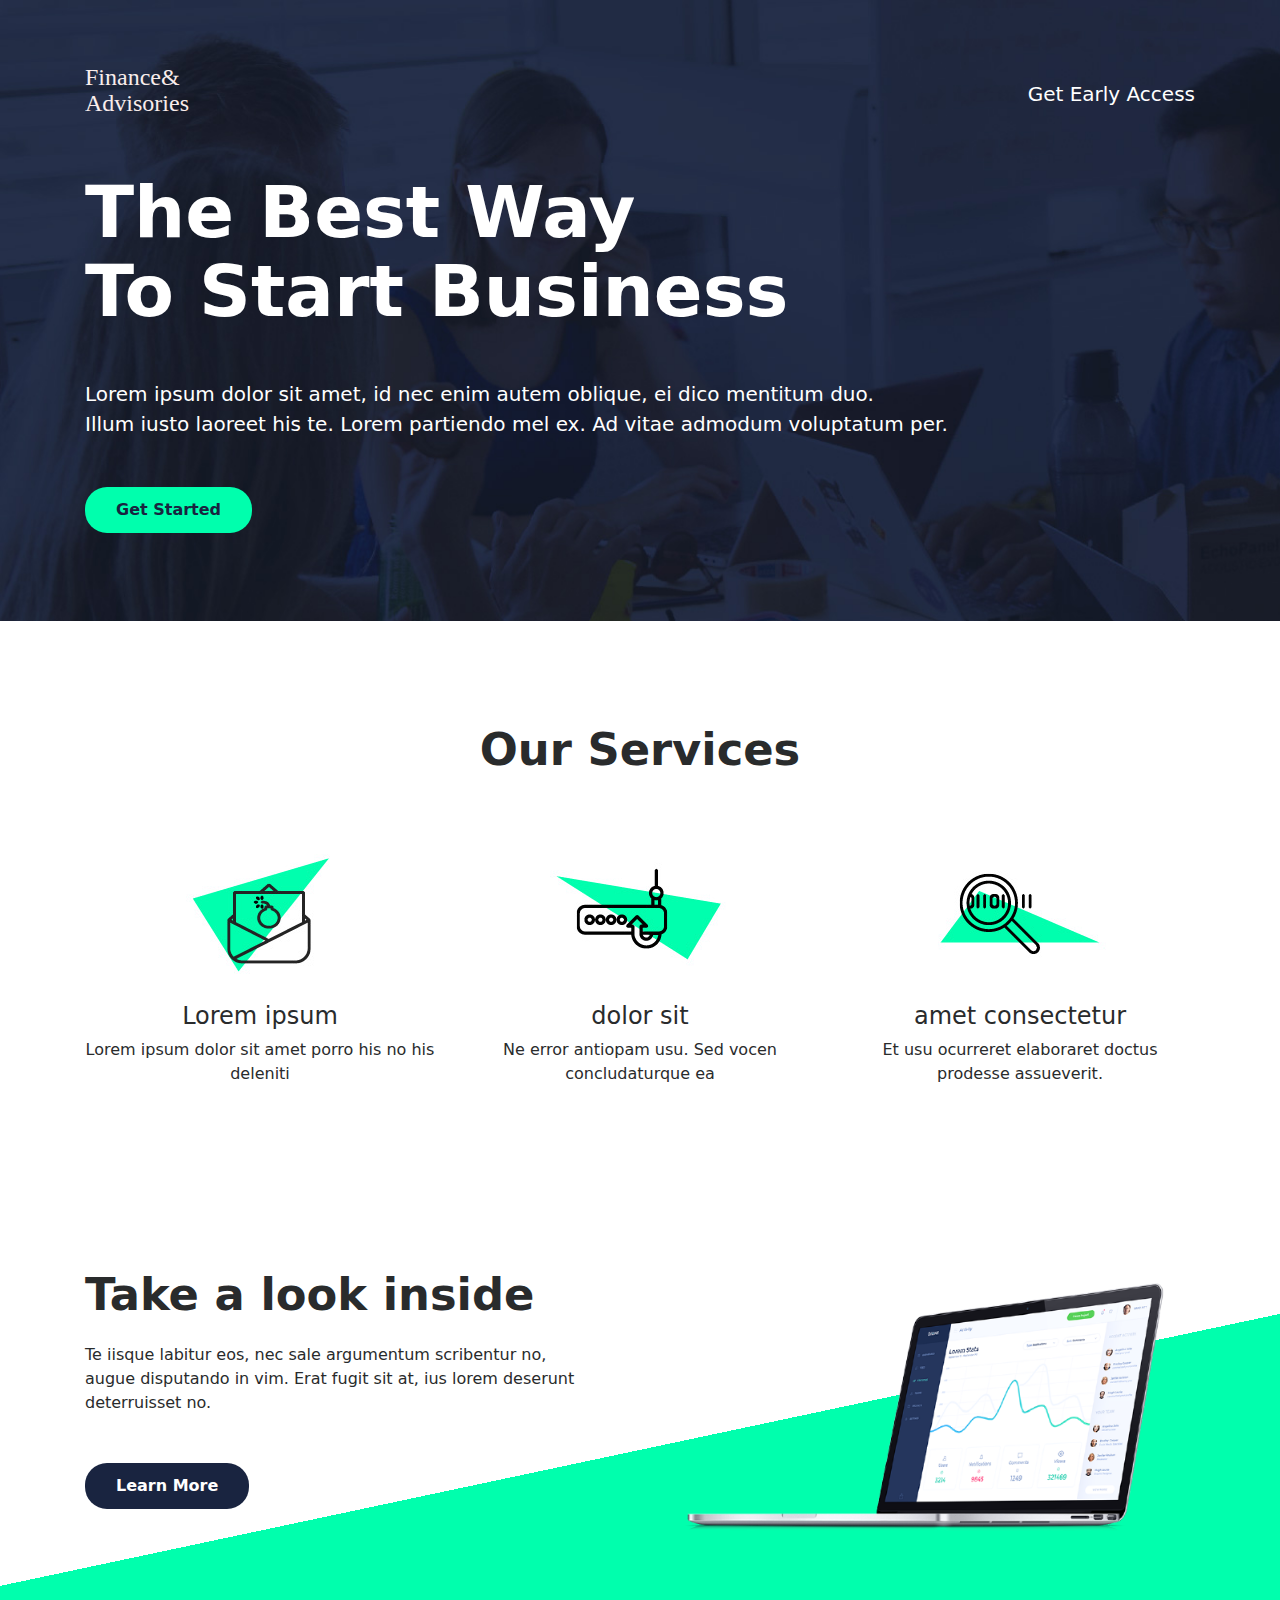
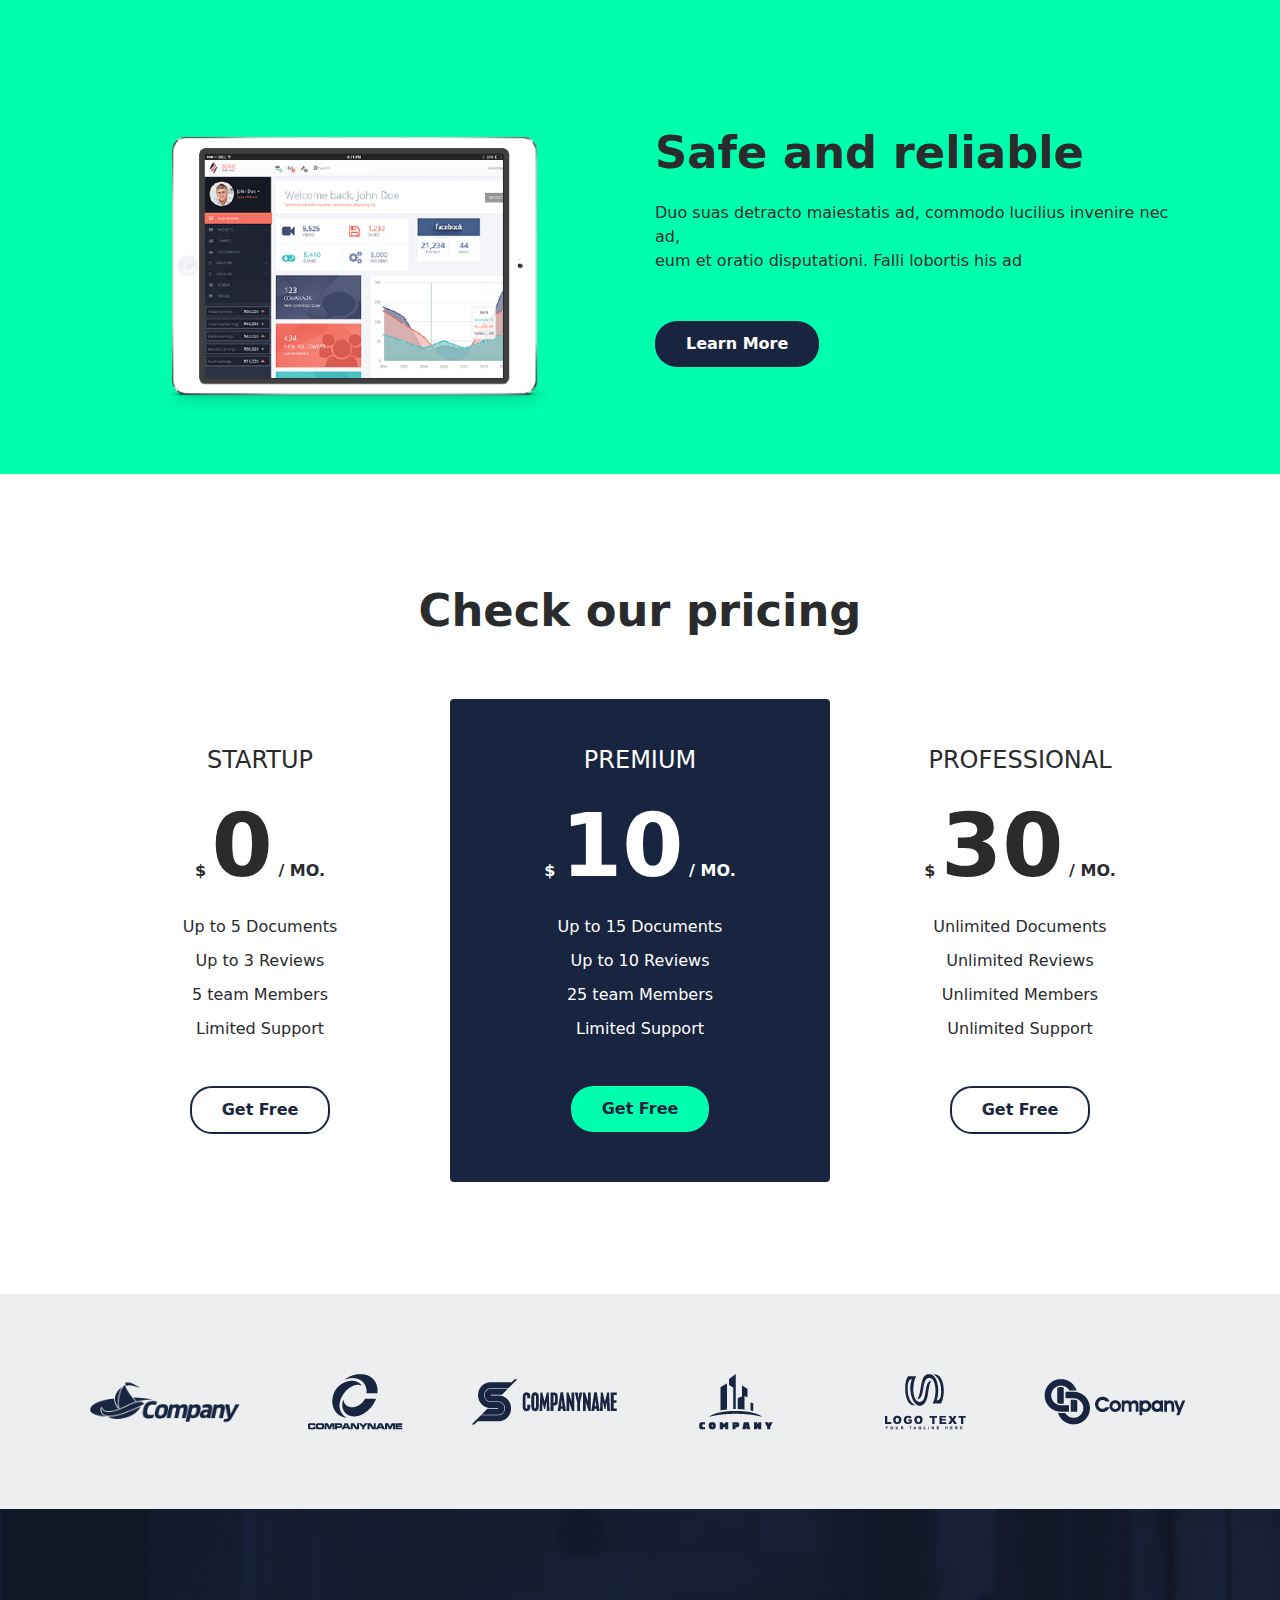
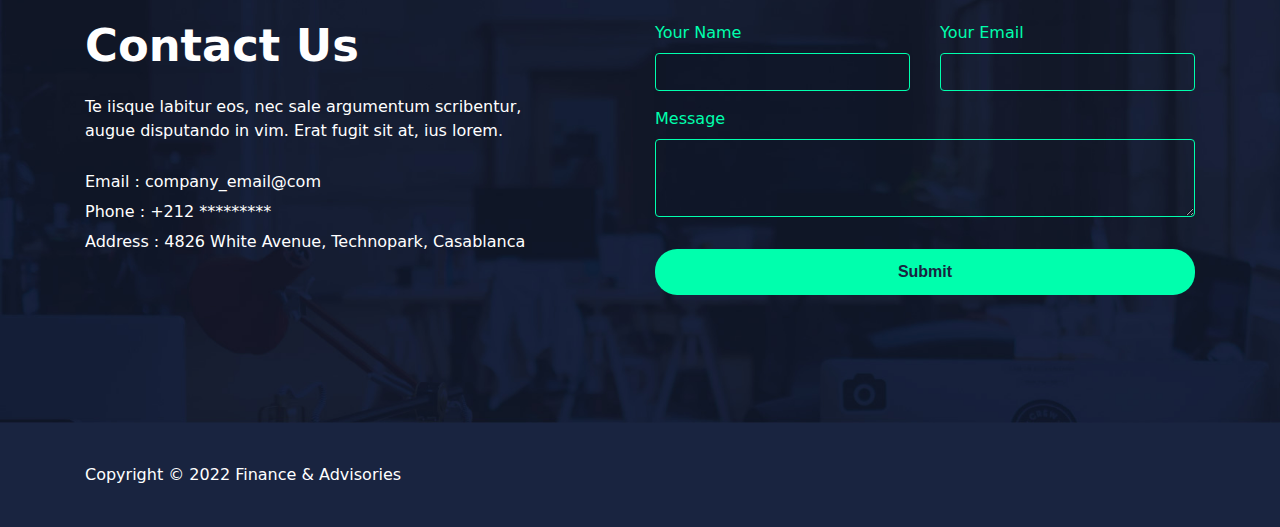
<file: exemple1/index.html>
<!DOCTYPE html>
<html lang="zh-TW">
<head>
    <meta charset="UTF-8">
    <meta name="viewport" content="width=device-width, initial-scale=1, shrink-to-fit=no">
    <title>Finance & Advisories</title>
    <meta name="description" content="Free bootstrap template Atlas">
    <link rel="icon" href="img/favicon.png" sizes="32x32" type="image/png">
    <!-- custom.css -->
    <link rel="stylesheet" href="css/custom.css">
    <!-- bootstrap.min.css -->
    <link rel="stylesheet" href="css/bootstrap.min.css">
	<!-- font-awesome -->
    <!-- <link rel="stylesheet" href="font-awesome-4.7.0/css/font-awesome.min.css"> -->
    
    <!-- AOS -->
    <!-- <link rel="stylesheet" href="css/aos.css"> -->
</head>

<body>
    <!-- banner -->
    <div class="jumbotron jumbotron-fluid" id="banner" style="background-image: url(img/banner-bk.jpg);">
        <div class="container text-center text-md-left">
            <header>
                <div class="row justify-content-between">
                    <div class="col-2">
                        <!-- <img src="img/logo.png" alt="logo"> -->
                        <h2 class="logo">Finance& Advisories</h2>
                        
                    </div>
                    <div class="col-6 align-self-center text-right">
                        <a href="#" class="text-white lead">Get Early Access</a>
                    </div>
                </div>
            </header>
            <h1 class="display-3 text-white font-weight-bold my-5">
            	The Best Way<br>
            	To Start Business
            </h1>
            <p class="lead text-white my-4">
                Lorem ipsum dolor sit amet, id nec enim autem oblique, ei dico mentitum duo.
                <br> Illum iusto laoreet his te. Lorem partiendo mel ex. Ad vitae admodum voluptatum per.
            </p>
            <a href="#" class="btn my-4 font-weight-bold atlas-cta cta-green">Get Started</a>
        </div>
    </div>
    <!-- three-blcok -->
    <div class="container my-5 py-2">
        <h2 class="text-center font-weight-bold my-5">Our Services</h2>
        <div class="row">
            <div class="col-md-4 text-center">
                <img src="img/smart-protect-1.jpg" alt="Anti-spam" class="mx-auto">
                <h4>Lorem ipsum</h4>
                <p>Lorem ipsum dolor sit amet porro his no his deleniti</p>
            </div>
            <div class="col-md-4 text-center">
                <img src="img/smart-protect-2.jpg" alt="Phishing Detect" class="mx-auto">
                <h4>dolor sit</h4>
                <p>Ne error antiopam usu. Sed vocen concludaturque ea</p>
            </div>
            <div class="col-md-4 text-center">
                <img src="img/smart-protect-3.jpg" alt="Smart Scan" class="mx-auto">
                <h4>amet consectetur</h4>
                <p>Et usu ocurreret elaboraret doctus prodesse assueverit.</p>
            </div>
        </div>
    </div>
    <!-- feature (skew background) -->
    <div class="jumbotron jumbotron-fluid feature" id="feature-first">
        <div class="container my-5">
            <div class="row justify-content-between text-center text-md-left">
                <div class="col-md-6">
                    <h2 class="font-weight-bold">Take a look inside</h2>
                    <p class="my-4">Te iisque labitur eos, nec sale argumentum scribentur no,
                        <br> augue disputando in vim. Erat fugit sit at, ius lorem deserunt deterruisset no.</p>
                    <a href="#" class="btn my-4 font-weight-bold atlas-cta cta-blue">Learn More</a>
                </div>
                <div class="col-md-6 align-self-center">
                    <img src="img/feature-1.png" alt="Take a look inside" class="mx-auto d-block">
                </div>
            </div>
        </div>
    </div>
    <!-- feature (green background) -->
    <div class="jumbotron jumbotron-fluid feature" id="feature-last">
        <div class="container">
            <div class="row justify-content-between text-center text-md-left">
                <div class="col-md-6 flex-md-last">
                    <h2 class="font-weight-bold">Safe and reliable</h2>
                    <p class="my-4">
                        Duo suas detracto maiestatis ad, commodo lucilius invenire nec ad,
                        <br> eum et oratio disputationi. Falli lobortis his ad
                    </p>
                    <a href="#" class="btn my-4 font-weight-bold atlas-cta cta-blue">Learn More</a>
                </div>
                <div class="col-md-6 align-self-center flex-md-first">
                    <img src="img/feature-2.png" alt="Safe and reliable" class="mx-auto d-block">
                </div>
            </div>
        </div>
    </div>

    <!-- price table -->
    <div class="container my-5 py-2" id="price-table">
        <h2 class="text-center font-weight-bold d-block mb-3">Check our pricing</h2>
        <div class="row">
            <div class="col-md-4 text-center py-4 mt-5">
                <h4 class="my-4">STARTUP</h4>
                <p class="font-weight-bold">$ <span class="display-2 font-weight-bold">0</span> / MO.</p>
                <ul class="list-unstyled">
                    <li>Up to 5 Documents</li>
                    <li>Up to 3 Reviews</li>
                    <li>5 team Members</li>
                    <li>Limited Support</li>
                </ul>
                <a href="#" class="btn my-4 font-weight-bold atlas-cta cta-ghost">Get Free</a>
            </div>
            <div class="col-md-4 text-center py-4 mt-5 rounded" id="price-table__premium">
                <h4 class="my-4">PREMIUM</h4>
                <p class="font-weight-bold">$ <span class="display-2 font-weight-bold">10</span> / MO.</p>
                <ul class="list-unstyled">
                    <li>Up to 15 Documents</li>
                    <li>Up to 10 Reviews</li>
                    <li>25 team Members</li>
                    <li>Limited Support</li>
                </ul>
                <a href="#" class="btn my-4 font-weight-bold atlas-cta cta-green">Get Free</a>
            </div>
            <div class="col-md-4 text-center py-4 mt-5">
                <h4 class="my-4">PROFESSIONAL</h4>
                <p class="font-weight-bold">$ <span class="display-2 font-weight-bold">30</span> / MO.</p>
                <ul class="list-unstyled">
                    <li>Unlimited Documents</li>
                    <li>Unlimited Reviews</li>
                    <li>Unlimited Members</li>
                    <li>Unlimited Support</li>
                </ul>
                <a href="#" class="btn my-4 font-weight-bold atlas-cta cta-ghost">Get Free</a>
            </div>
        </div>
    </div>
    <!-- client -->
    <div class="jumbotron jumbotron-fluid">
        <div class="container">
            <div class="row">
                <div class="col-sm-4 col-md-2 py-2 align-self-center">
                    <img src="img/client-1.png" class="mx-auto d-block">
                </div>
                <div class="col-sm-4 col-md-2 py-2 align-self-center">
                    <img src="img/client-2.png" class="mx-auto d-block">
                </div>
                <div class="col-sm-4 col-md-2 py-2 align-self-center">
                    <img src="img/client-3.png" class="mx-auto d-block">
                </div>
                <div class="col-sm-4 col-md-2 py-2 align-self-center">
                    <img src="img/client-4.png" class="mx-auto d-block">
                </div>
                <div class="col-sm-4 col-md-2 py-2 align-self-center">
                    <img src="img/client-5.png" class="mx-auto d-block">
                </div>
                <div class="col-sm-4 col-md-2 py-2 align-self-center">
                    <img src="img/client-6.png" class="mx-auto d-block">
                </div>
            </div>
        </div>
    </div>
    <!-- contact -->
    <div class="jumbotron jumbotron-fluid" id="contact" style="background-image: url(img/contact-bk.jpg);">
        <div class="container my-5">
            <div class="row justify-content-between">
                <div class="col-md-6 text-white">
                    <h2 class="font-weight-bold">Contact Us</h2>
                    <p class="my-4">
                        Te iisque labitur eos, nec sale argumentum scribentur,
                        <br> augue disputando in vim. Erat fugit sit at, ius lorem.
                    </p>
                    <ul class="list-unstyled">
                        <li>Email : company_email@com</li>
                        <li>Phone : +212 *********</li>
                        <li>Address : 4826 White Avenue, Technopark, Casablanca</li>
                    </ul>
                </div>
                <div class="col-md-6">
                    <form>
                    	<div class="row">
	                        <div class="form-group col-md-6">
	                            <label for="name">Your Name</label>
	                            <input type="name" class="form-control" id="name">
	                        </div>
	                        <div class="form-group col-md-6">
	                            <label for="Email">Your Email</label>
	                            <input type="email" class="form-control" id="Email">
	                        </div>
	                    </div>
	                    <div class="form-group">
	                        <label for="message">Message</label>
	                        <textarea class="form-control" id="message" rows="3"></textarea>
	                    </div>
                        <button type="submit" class="btn font-weight-bold atlas-cta atlas-cta-wide cta-green my-3">Submit</button>
                    </form>
                </div>
            </div>
        </div>
    </div>

	<!-- copyright -->
	<div class="jumbotron jumbotron-fluid" id="copyright">
        <div class="container">
            <div class="row justify-content-between">
            	<div class="col-md-6 text-white align-self-center text-center text-md-left my-2">
                    Copyright © 2022 Finance & Advisories
                </div>
                <!-- <div class="col-md-6 align-self-center text-center text-md-right my-2" id="social-media">
                    <a href="#" class="d-inline-block text-center ml-2">
                    	<i class="fa fa-facebook" aria-hidden="true"></i>
                    </a>
                    <a href="#" class="d-inline-block text-center ml-2">
                    	<i class="fa fa-twitter" aria-hidden="true"></i>
                    </a>
                    <a href="#" class="d-inline-block text-center ml-2">
                    	<i class="fa fa-medium" aria-hidden="true"></i>
                    </a>
                    <a href="#" class="d-inline-block text-center ml-2">
                    	<i class="fa fa-linkedin" aria-hidden="true"></i>
                    </a>
                </div> -->
            </div>
        </div>
    </div>
    
    <!-- AOS -->
    <!-- <script src="js/aos.js"></script>
    <script>
      AOS.init({
      });
    </script> -->
</body>

</html>
</file>
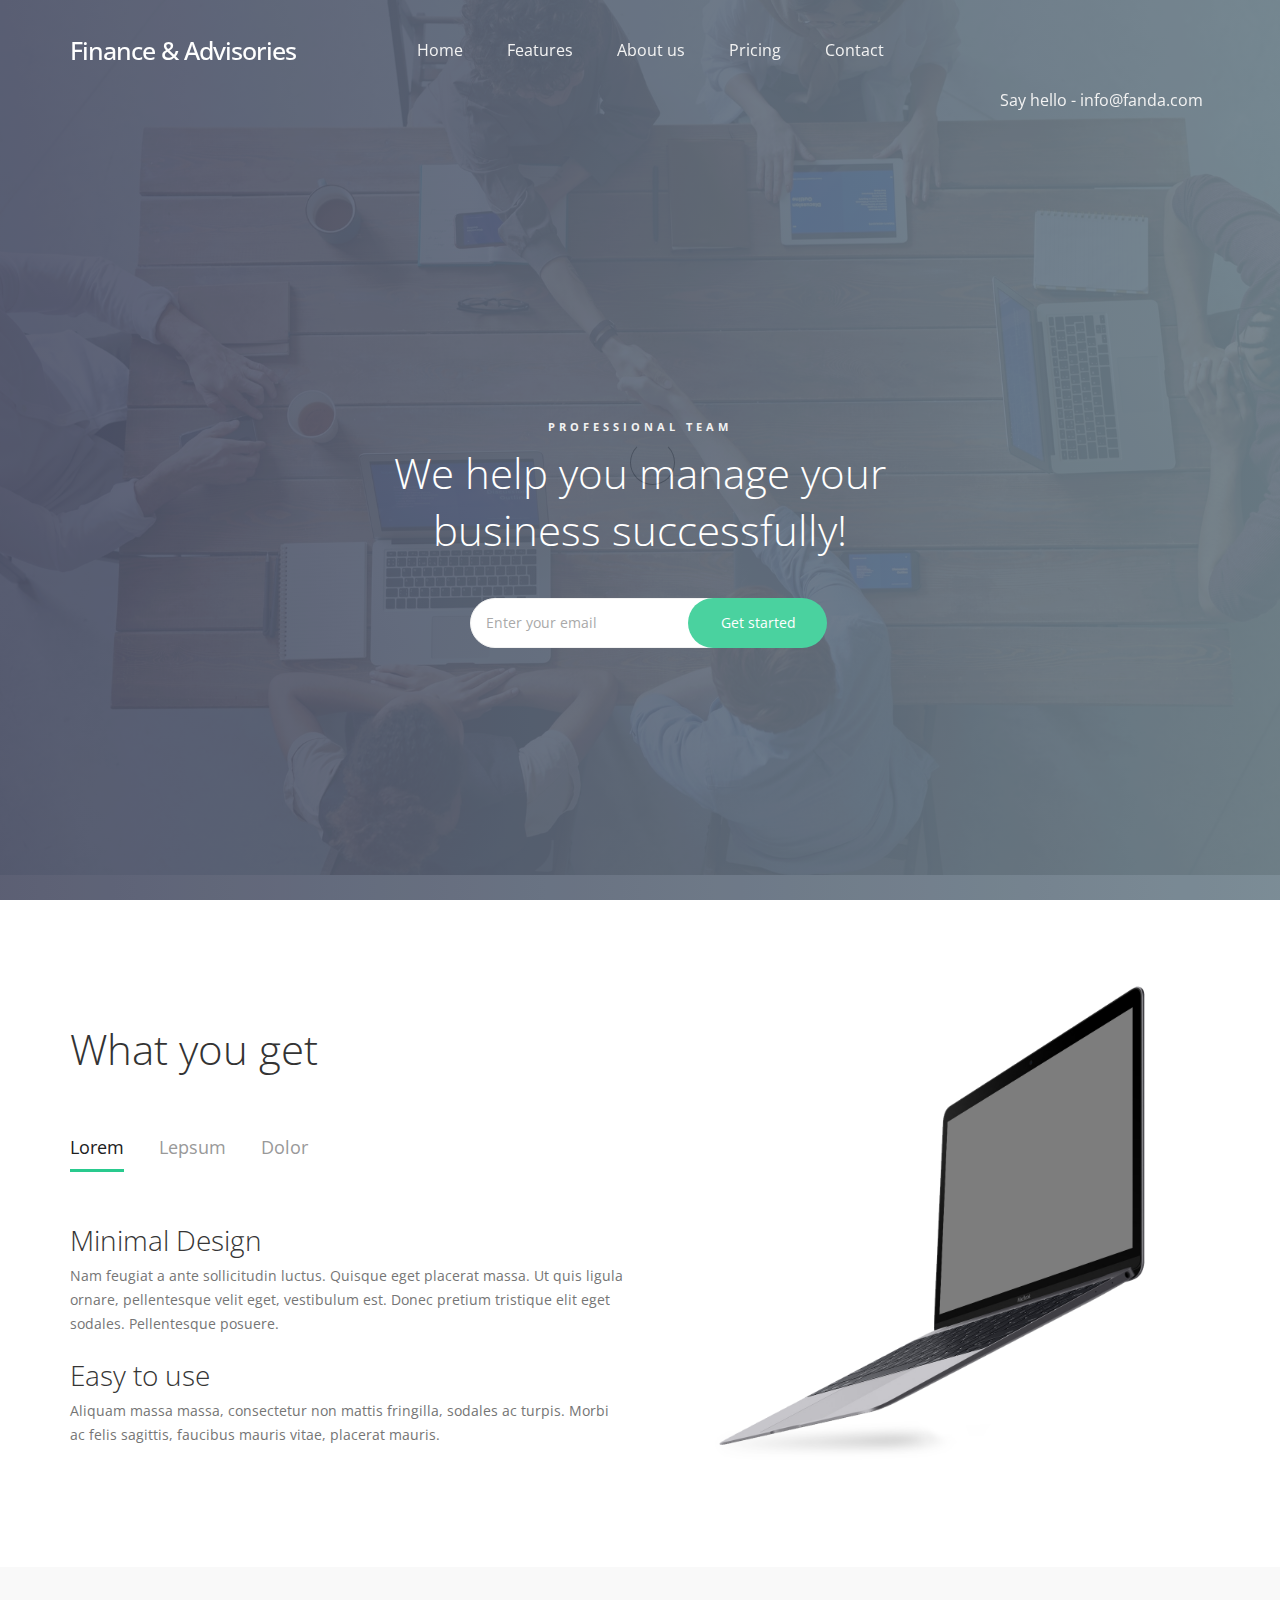
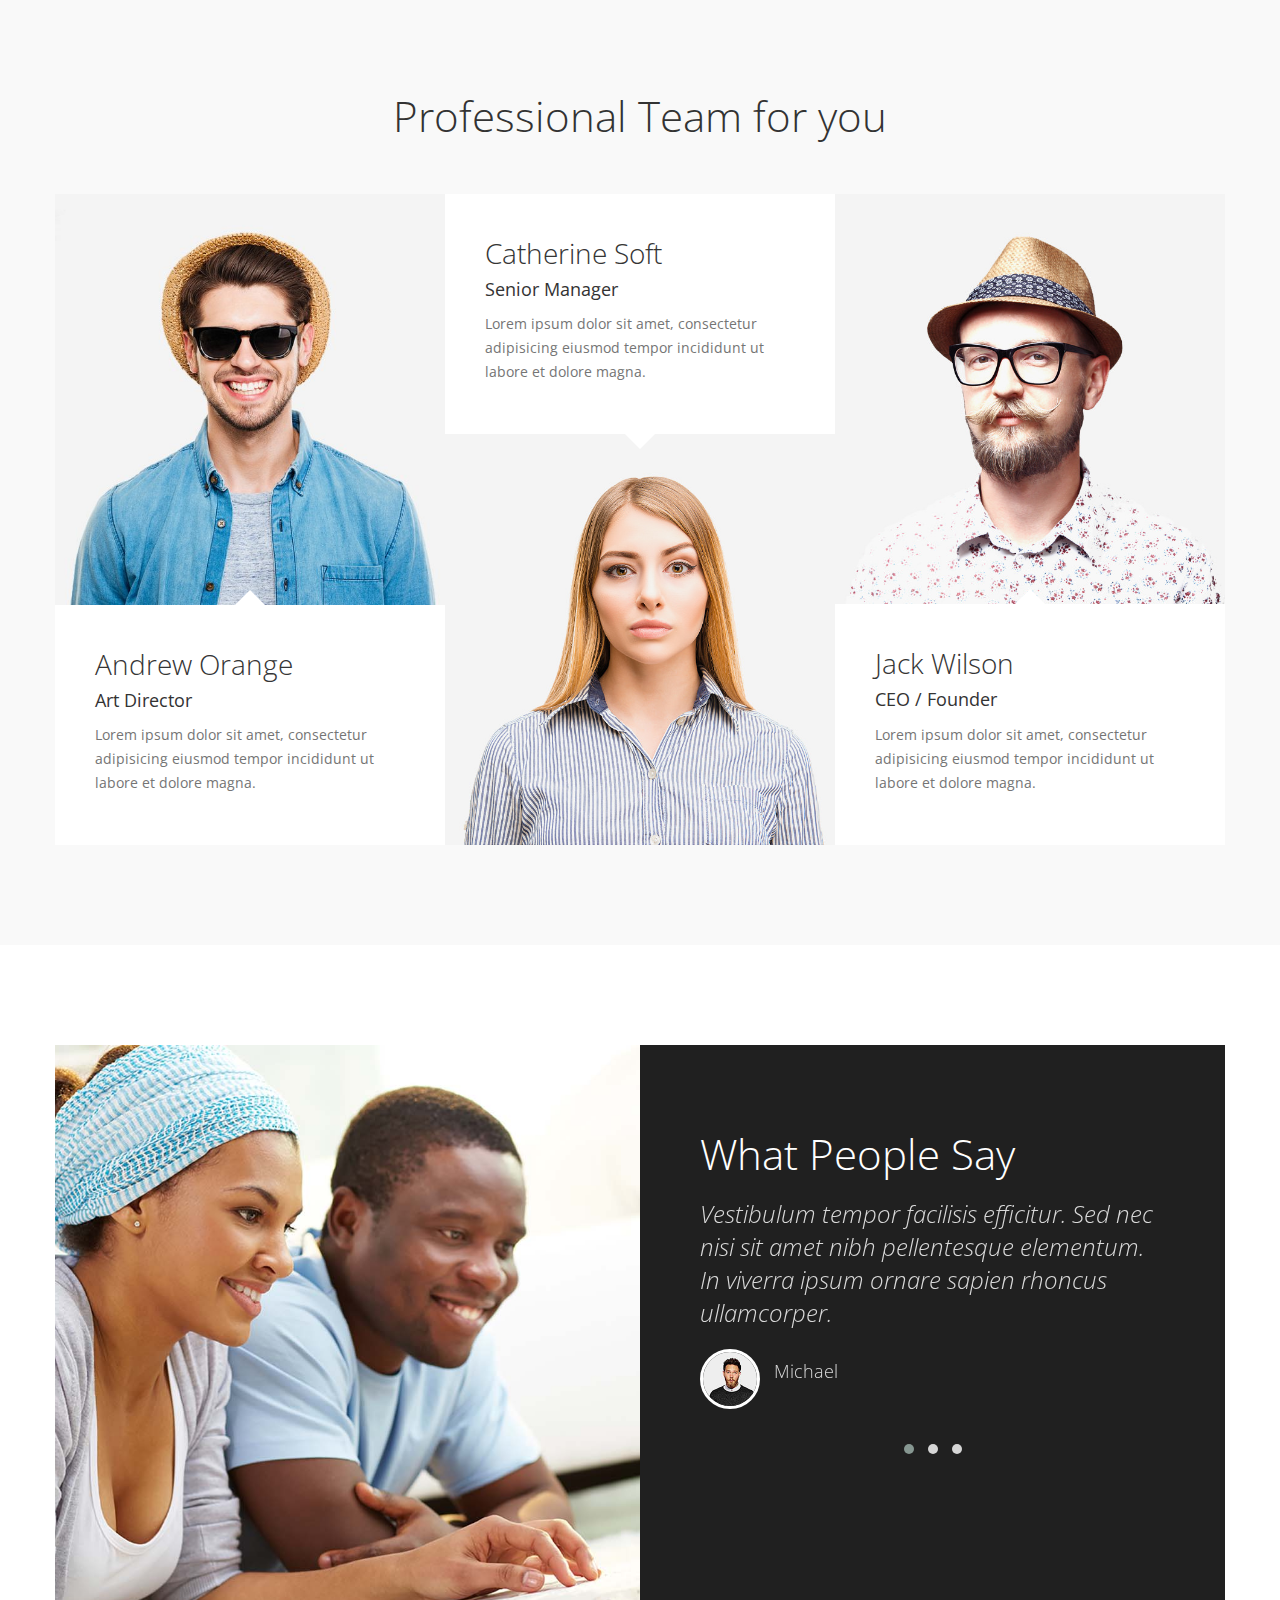
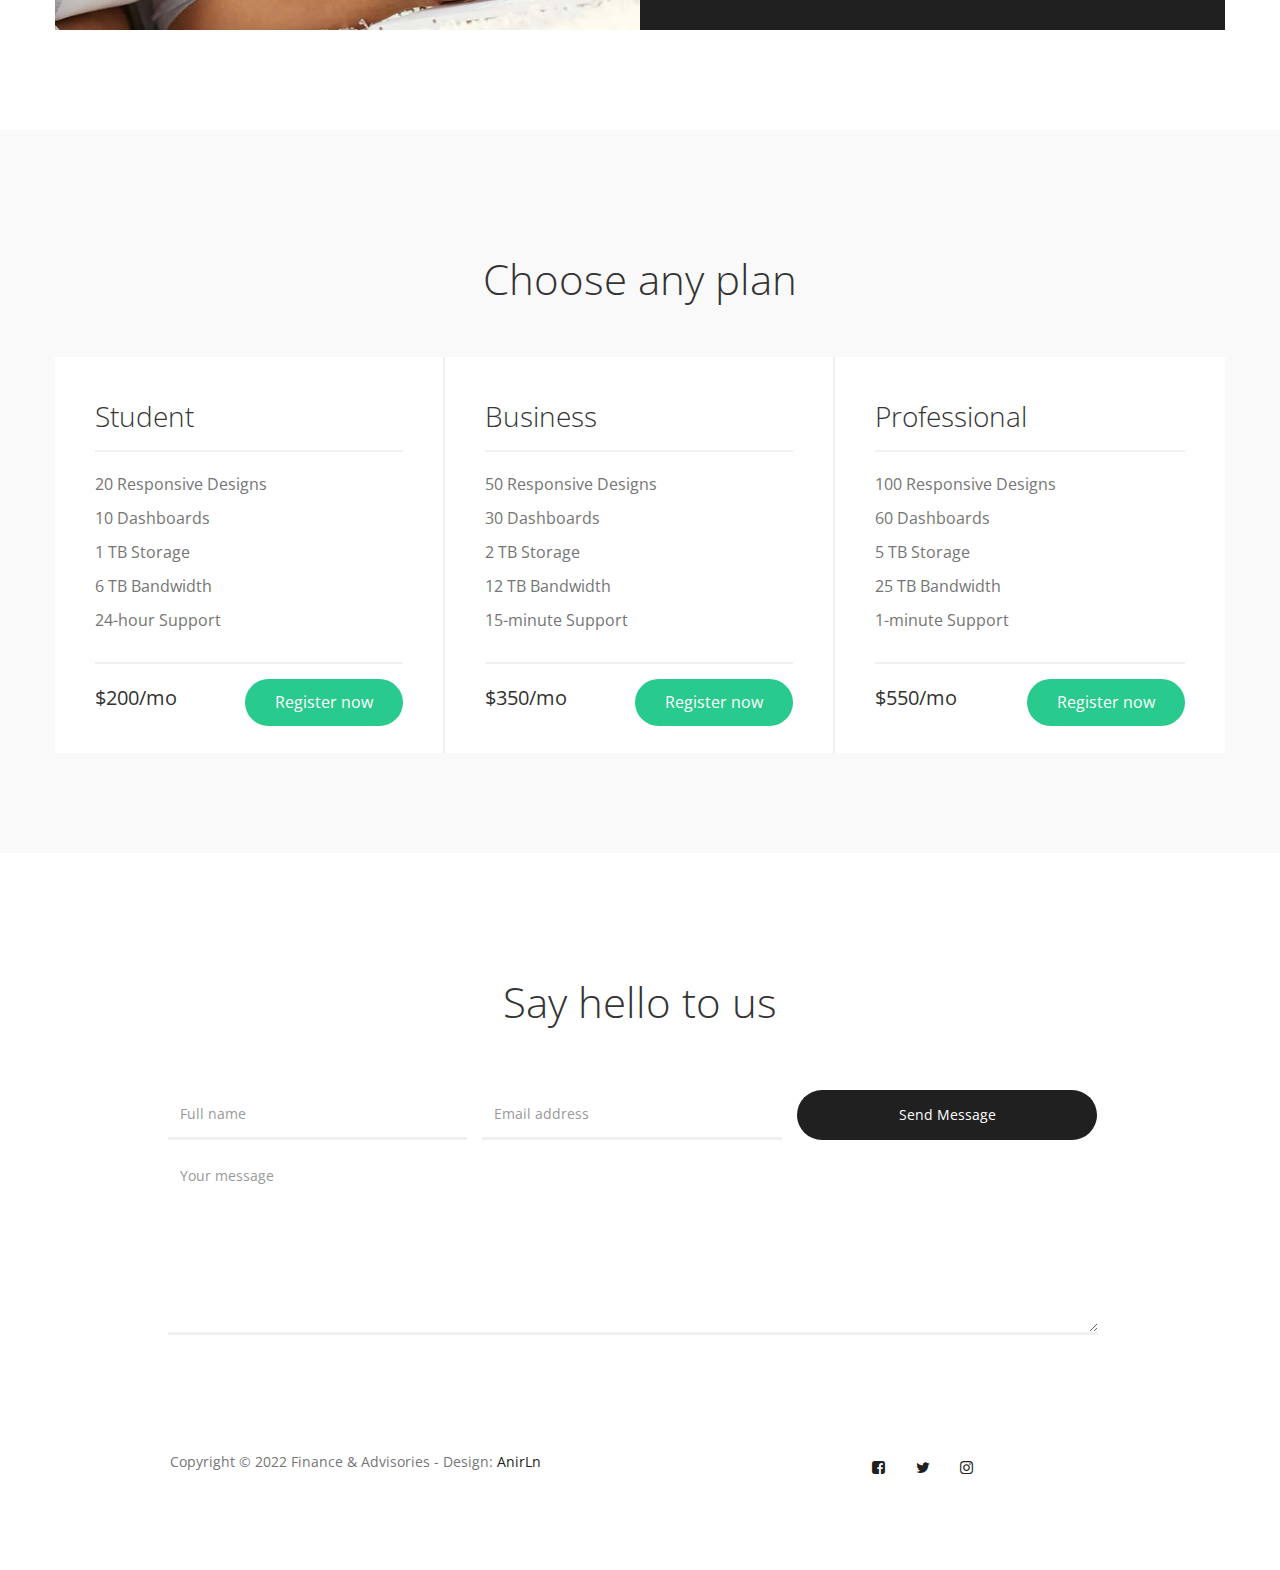
<file: exemple2/index.html>
<!DOCTYPE html>
<html lang="en">
<head>

	<title>Finance and Advisories</title>
	<!--

    Template 2106 Soft Landing

	http://www.tooplate.com/view/2106-soft-landing

    -->
     <meta charset="UTF-8">
     <meta http-equiv="X-UA-Compatible" content="IE=Edge">
     <meta name="description" content="">
     <meta name="keywords" content="">
     <meta name="team" content="">
     <meta name="viewport" content="width=device-width, initial-scale=1, maximum-scale=1">

     <link rel="stylesheet" href="css/bootstrap.min.css">
     <link rel="stylesheet" href="css/owl.carousel.css">
     <link rel="stylesheet" href="css/owl.theme.default.min.css">
     <link rel="stylesheet" href="css/font-awesome.min.css">

     <!-- MAIN CSS -->
     <link rel="stylesheet" href="css/tooplate-style.css">

</head>
<body>

     <!-- PRE LOADER -->
     <section class="preloader">
          <div class="spinner">

               <span class="spinner-rotate"></span>
               
          </div>
     </section>


     <!-- MENU -->
     <section class="navbar custom-navbar navbar-fixed-top" role="navigation">
          <div class="container">

               <div class="navbar-header">
                    <button class="navbar-toggle" data-toggle="collapse" data-target=".navbar-collapse">
                         <span class="icon icon-bar"></span>
                         <span class="icon icon-bar"></span>
                         <span class="icon icon-bar"></span>
                    </button>

                    <!-- lOGO TEXT HERE -->
                    <a href="index.html" class="navbar-brand">Finance & Advisories</a>
               </div>

               <!-- MENU LINKS -->
               <div class="collapse navbar-collapse">
                    <ul class="nav navbar-nav">
                         <li><a href="#home" class="smoothScroll">Home</a></li>
                         <li><a href="#feature" class="smoothScroll">Features</a></li>
                         <li><a href="#about" class="smoothScroll">About us</a></li>
                         <li><a href="#pricing" class="smoothScroll">Pricing</a></li>
                         <li><a href="#contact" class="smoothScroll">Contact</a></li>
                    </ul>
                    <ul class="nav navbar-nav navbar-right">
                         <li><a href="#">Say hello - <span>info@fanda.com</span></a></li>
                    </ul>
               </div>

          </div>
     </section>


     <!-- FEATURE -->
     <section id="home" data-stellar-background-ratio="0.5">
          <div class="overlay"></div>
          <div class="container">
               <div class="row">

                    <div class="col-md-offset-3 col-md-6 col-sm-12">
                         <div class="home-info">
                              <h3>professional team</h3>
                              <h1>We help you manage your business successfully!</h1>
                              <form action="" method="get" class="online-form">
                                   <input type="email" name="email" class="form-control" placeholder="Enter your email" required="">
                                   <button type="submit" class="form-control">Get started</button>
                              </form>
                         </div>
                    </div>

               </div>
          </div>
     </section>


     <!-- FEATURE -->
     <section id="feature" data-stellar-background-ratio="0.5">
          <div class="container">
               <div class="row">

                    <div class="col-md-12 col-sm-12">
                         <div class="section-title">
                              <h1>What you get</h1>
                         </div>
                    </div>

                    <div class="col-md-6 col-sm-6">
                         <ul class="nav nav-tabs" role="tablist">
                              <li class="active">
                                   <!-- <a href="#tab01" aria-controls="tab01" role="tab" data-toggle="tab">Responsive</a> -->
                                   <a href="#tab01" aria-controls="tab01" role="tab" data-toggle="tab">Lorem</a>
                              </li>

                              <li>
                                   <!-- <a href="#tab02" aria-controls="tab02" role="tab" data-toggle="tab">Mobile</a> -->
                                   <a href="#tab02" aria-controls="tab02" role="tab" data-toggle="tab">Lepsum</a>
                              </li>

                              <li>
                                   <!-- <a href="#tab03" aria-controls="tab03" role="tab" data-toggle="tab">Support</a> -->
                                   <a href="#tab03" aria-controls="tab03" role="tab" data-toggle="tab">Dolor</a>
                              </li>
                         </ul>

                         <div class="tab-content">
                              <div class="tab-pane active" id="tab01" role="tabpanel">
                                   <div class="tab-pane-item">
                                        <h2>Minimal Design</h2>
                                        <p>Nam feugiat a ante sollicitudin luctus. Quisque eget placerat massa. Ut quis ligula ornare, pellentesque velit eget, vestibulum est. Donec pretium tristique elit eget sodales. Pellentesque posuere.</p>
                                   </div>
                                   <div class="tab-pane-item">
                                        <h2>Easy to use</h2>
                                        <p>Aliquam massa massa, consectetur non mattis fringilla, sodales ac turpis. Morbi ac felis sagittis, faucibus mauris vitae, placerat mauris.</p>
                                   </div>
                              </div>


                              <div class="tab-pane" id="tab02" role="tabpanel">
                                   <div class="tab-pane-item">
                                        <h2>Compatible Browsers</h2>
                                        <p>Nam maximus elit a metus luctus, a faucibus magna mattis. Ut malesuada viverra iaculis. Nunc euismod sit amet neque a tincidunt.</p>
                                   </div>
                                   <div class="tab-pane-item">
                                        <h2>User Friendly</h2>
                                        <p>Maecenas maximus velit lorem, quis pharetra turpis fringilla id. Vestibulum tempor facilisis efficitur. Sed nec nisi sit amet nibh pellentesque elementum.</p>
                                   </div>
                                   <div class="tab-pane-item">
                                        <h2>HTML5 & CSS3</h2>
                                        <p>In viverra ipsum ornare sapien rhoncus ullamcorper. Vivamus vitae risus ac mi vehicula sagittis. Nulla dictum magna sit amet pharetra aliquam.</p>
                                   </div>
                              </div>

                              <div class="tab-pane" id="tab03" role="tabpanel">
                                   <div class="tab-pane-item">
                                        <h2>Quick Support</h2>
                                        <p>Mauris rutrum est at fringilla pulvinar. Nam ligula urna, lobortis non scelerisque vel, molestie eu massa. Nullam mattis elit at tortor accumsan.</p>
                                   </div>
                                   <div class="tab-pane-item">
                                        <h2>Managed Stuffs</h2>
                                        <p>Quisque ullamcorper sem quis sapien cursus efficitur. Sed id sodales ipsum. Morbi eleifend tempus erat sit amet vehicula. Nulla at posuere tellus, non mattis erat. Nulla id massa gravida.</p>
                                   </div>
                              </div>
                         </div>

                    </div>

                    <div class="col-md-6 col-sm-6">
                         <div class="feature-image">
                              <img src="images/feature-mockup.png" class="img-responsive" alt="Thin Laptop">                             
                         </div>
                    </div>

               </div>
          </div>
     </section>


     <!-- ABOUT -->
     <section id="about" data-stellar-background-ratio="0.5">
          <div class="container">
               <div class="row">

                    <div class="col-md-offset-3 col-md-6 col-sm-12">
                         <div class="section-title">
                              <h1>Professional Team for you</h1>
                         </div>
                    </div>

                    <div class="col-md-4 col-sm-4">
                         <div class="team-thumb">
                              <img src="images/team-image1.jpg" class="img-responsive" alt="Andrew Orange">
                              <div class="team-info team-thumb-up">
                                   <h2>Andrew Orange</h2>
                                   <small>Art Director</small>
                                   <p>Lorem ipsum dolor sit amet, consectetur adipisicing eiusmod tempor incididunt ut labore et dolore magna.</p>
                              </div>
                         </div>
                    </div>

                    <div class="col-md-4 col-sm-4">
                         <div class="team-thumb">
                              <div class="team-info team-thumb-down">
                                   <h2>Catherine Soft</h2>
                                   <small>Senior Manager</small>
                                   <p>Lorem ipsum dolor sit amet, consectetur adipisicing eiusmod tempor incididunt ut labore et dolore magna.</p>
                              </div>
                              <img src="images/team-image2.jpg" class="img-responsive" alt="Catherine Soft">
                         </div>
                    </div>

                    <div class="col-md-4 col-sm-4">
                         <div class="team-thumb">
                              <img src="images/team-image3.jpg" class="img-responsive" alt="Jack Wilson">
                              <div class="team-info team-thumb-up">
                                   <h2>Jack Wilson</h2>
                                   <small>CEO / Founder</small>
                                   <p>Lorem ipsum dolor sit amet, consectetur adipisicing eiusmod tempor incididunt ut labore et dolore magna.</p>
                              </div>
                         </div>
                    </div>
                    
               </div>
          </div>
     </section>


     <!-- TESTIMONIAL -->
     <section id="testimonial" data-stellar-background-ratio="0.5">
          <div class="container">
               <div class="row">

                    <div class="col-md-6 col-sm-12">
                         <div class="testimonial-image"></div>
                    </div>

                    <div class="col-md-6 col-sm-12">
                         <div class="testimonial-info">
                              
                              <div class="section-title">
                                   <h1>What People Say</h1>
                              </div>

                              <div class="owl-carousel owl-theme">
                                   <div class="item">
                                        <h3>Vestibulum tempor facilisis efficitur. Sed nec nisi sit amet nibh pellentesque elementum. In viverra ipsum ornare sapien rhoncus ullamcorper.</h3>
                                        <div class="testimonial-item">
                                             <img src="images/tst-image1.jpg" class="img-responsive" alt="Michael">
                                             <h4>Michael</h4>
                                        </div>
                                   </div>

                                   <div class="item">
                                        <h3>Donec pretium tristique elit eget sodales. Pellentesque posuere, nunc id interdum venenatis, leo odio cursus sapien, ac malesuada nisl libero eget urna.</h3>
                                        <div class="testimonial-item">
                                             <img src="images/tst-image2.jpg" class="img-responsive" alt="Sofia">
                                             <h4>Sofia</h4>
                                        </div>
                                   </div>

                                   <div class="item">
                                        <h3>Lorem ipsum dolor sit amet, consectetur adipisicing eiusmod tempor incididunt ut labore et dolore magna.</h3>
                                        <div class="testimonial-item">
                                             <img src="images/tst-image3.jpg" class="img-responsive" alt="Monica">
                                             <h4>Monica</h4>
                                        </div>
                                   </div>
                              </div>

                         </div>
                    </div>
                    
               </div>
          </div>
     </section>


     <!-- PRICING -->
     <section id="pricing" data-stellar-background-ratio="0.5">
          <div class="container">
               <div class="row">

                    <div class="col-md-12 col-sm-12">
                         <div class="section-title">
                              <h1>Choose any plan</h1>
                         </div>
                    </div>

                    <div class="col-md-4 col-sm-6">
                         <div class="pricing-thumb">
                             <div class="pricing-title">
                                  <h2>Student</h2>
                             </div>
                             <div class="pricing-info">
                                   <p>20 Responsive Designs</p>
                                   <p>10 Dashboards</p>
                                   <p>1 TB Storage</p>
                                   <p>6 TB Bandwidth</p>
                                   <p>24-hour Support</p>
                             </div>
                             <div class="pricing-bottom">
                                   <span class="pricing-dollar">$200/mo</span>
                                   <a href="#" class="section-btn pricing-btn">Register now</a>
                             </div>
                         </div>
                    </div>

                    <div class="col-md-4 col-sm-6">
                         <div class="pricing-thumb">
                             <div class="pricing-title">
                                  <h2>Business</h2>
                             </div>
                             <div class="pricing-info">
                                   <p>50 Responsive Designs</p>
                                   <p>30 Dashboards</p>
                                   <p>2 TB Storage</p>
                                   <p>12 TB Bandwidth</p>
                                   <p>15-minute Support</p>
                             </div>
                             <div class="pricing-bottom">
                                   <span class="pricing-dollar">$350/mo</span>
                                   <a href="#" class="section-btn pricing-btn">Register now</a>
                             </div>
                         </div>
                    </div>

                    <div class="col-md-4 col-sm-6">
                         <div class="pricing-thumb">
                             <div class="pricing-title">
                                  <h2>Professional</h2>
                             </div>
                             <div class="pricing-info">
                                   <p>100 Responsive Designs</p>
                                   <p>60 Dashboards</p>
                                   <p>5 TB Storage</p>
                                   <p>25 TB Bandwidth</p>
                                   <p>1-minute Support</p>
                             </div>
                             <div class="pricing-bottom">
                                   <span class="pricing-dollar">$550/mo</span>
                                   <a href="#" class="section-btn pricing-btn">Register now</a>
                             </div>
                         </div>
                    </div>
                    
               </div>
          </div>
     </section>   


     <!-- CONTACT -->
     <section id="contact" data-stellar-background-ratio="0.5">
          <div class="container">
               <div class="row">

                    <div class="col-md-offset-1 col-md-10 col-sm-12">
                         <form id="contact-form" role="form" action="" method="post">
                              <div class="section-title">
                                   <h1>Say hello to us</h1>
                              </div>

                              <div class="col-md-4 col-sm-4">
                                   <input type="text" class="form-control" placeholder="Full name" name="name" required="">
                              </div>
                              <div class="col-md-4 col-sm-4">
                                   <input type="email" class="form-control" placeholder="Email address" name="email" required="">
                              </div>
                              <div class="col-md-4 col-sm-4">
                                   <input type="submit" class="form-control" name="send message" value="Send Message">
                              </div>
                              <div class="col-md-12 col-sm-12">
                                   <textarea class="form-control" rows="8" placeholder="Your message" name="message" required=""></textarea>
                              </div>
                         </form>
                    </div>

               </div>
          </div>
     </section>       


     <!-- FOOTER -->
     <footer id="footer" data-stellar-background-ratio="0.5">
          <div class="container">
               <div class="row">

                    <div class="copyright-text col-md-12 col-sm-12">
                         <div class="col-md-6 col-sm-6">
                              <p>Copyright &copy; 2022 Finance & Advisories - Design:
                				<a rel="nofollow" href="#">AnirLn</a></p>
                         </div>

                         <div class="col-md-6 col-sm-6">
                              <ul class="social-icon">
                                   <li><a href="#" class="fa fa-facebook-square" attr="facebook icon"></a></li>
                                   <li><a href="#" class="fa fa-twitter"></a></li>
                                   <li><a href="#" class="fa fa-instagram"></a></li>
                              </ul>
                         </div>
                    </div>

               </div>
          </div>
     </footer>


     <!-- SCRIPTS -->
     <script src="js/jquery.js"></script>
     <script src="js/bootstrap.min.js"></script>
     <script src="js/jquery.stellar.min.js"></script>
     <script src="js/owl.carousel.min.js"></script>
     <script src="js/smoothscroll.js"></script>
     <script src="js/custom.js"></script>

</body>
</html>
</file>
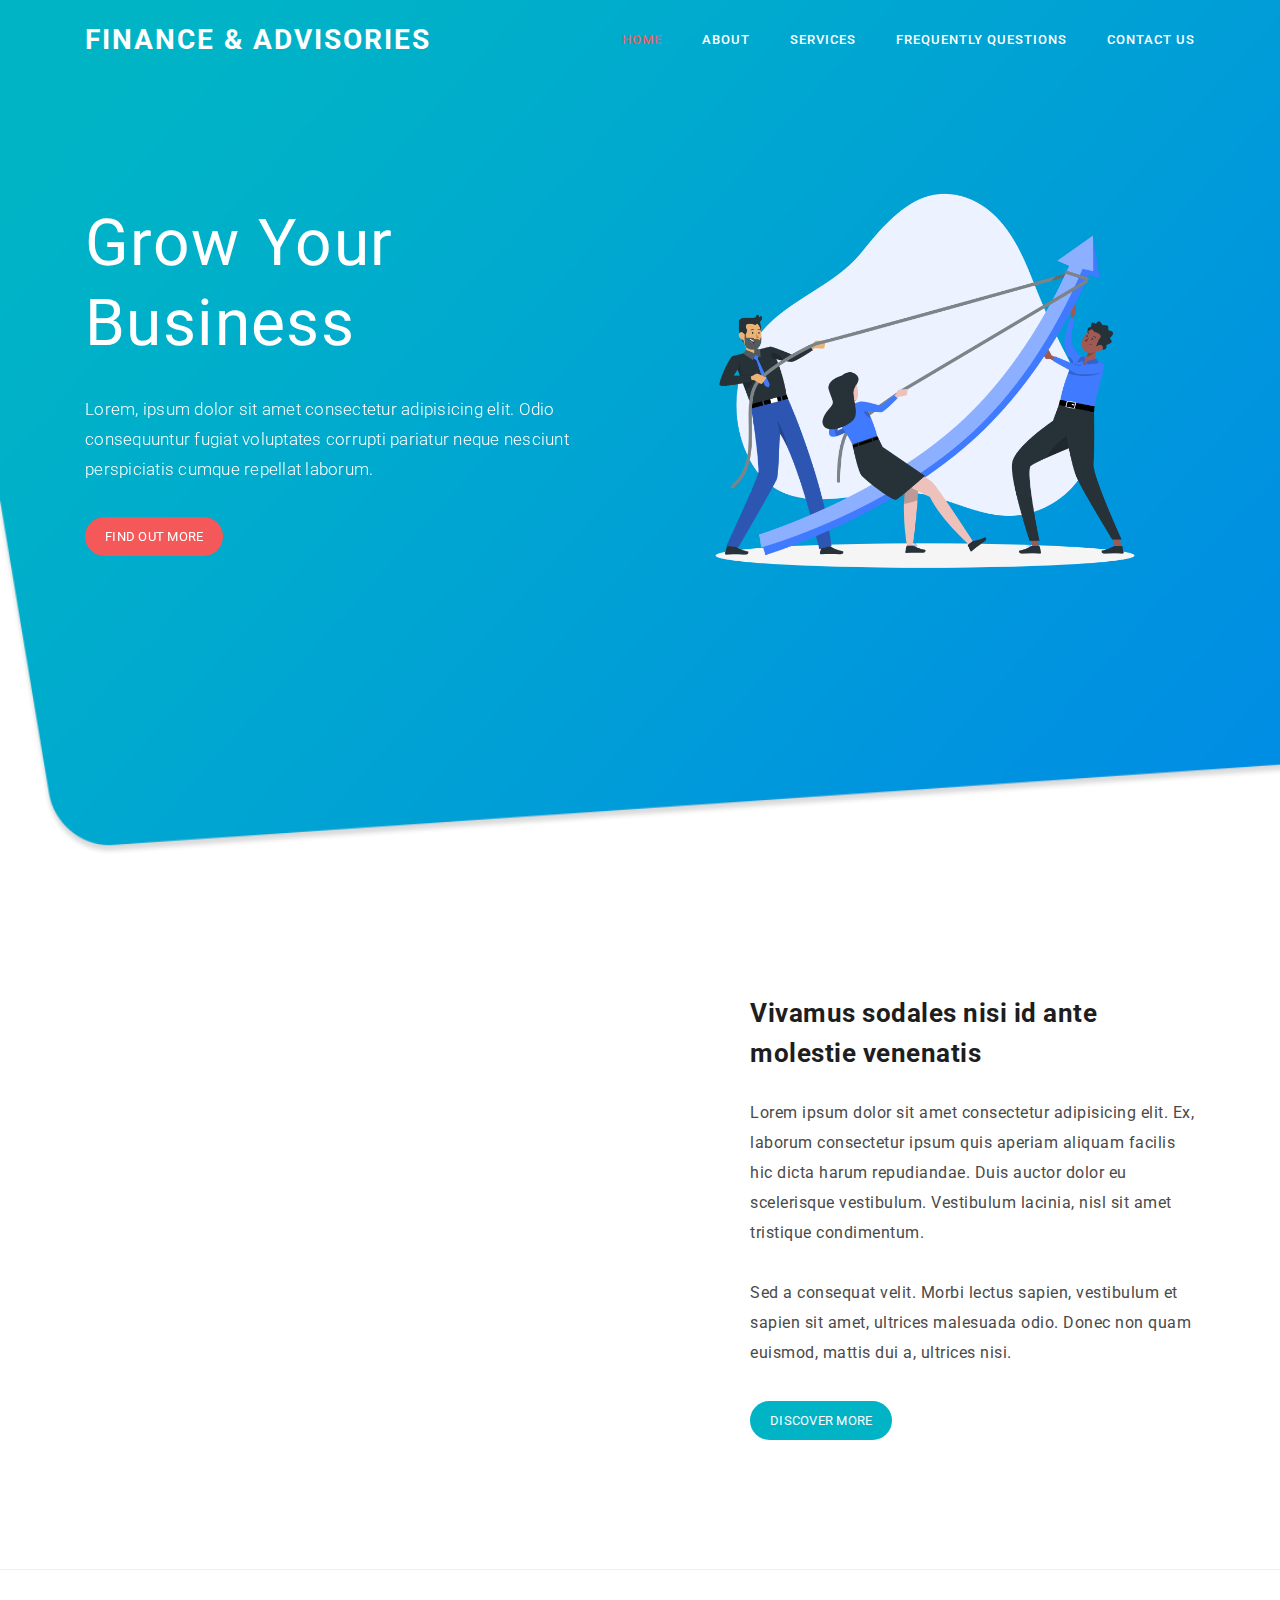
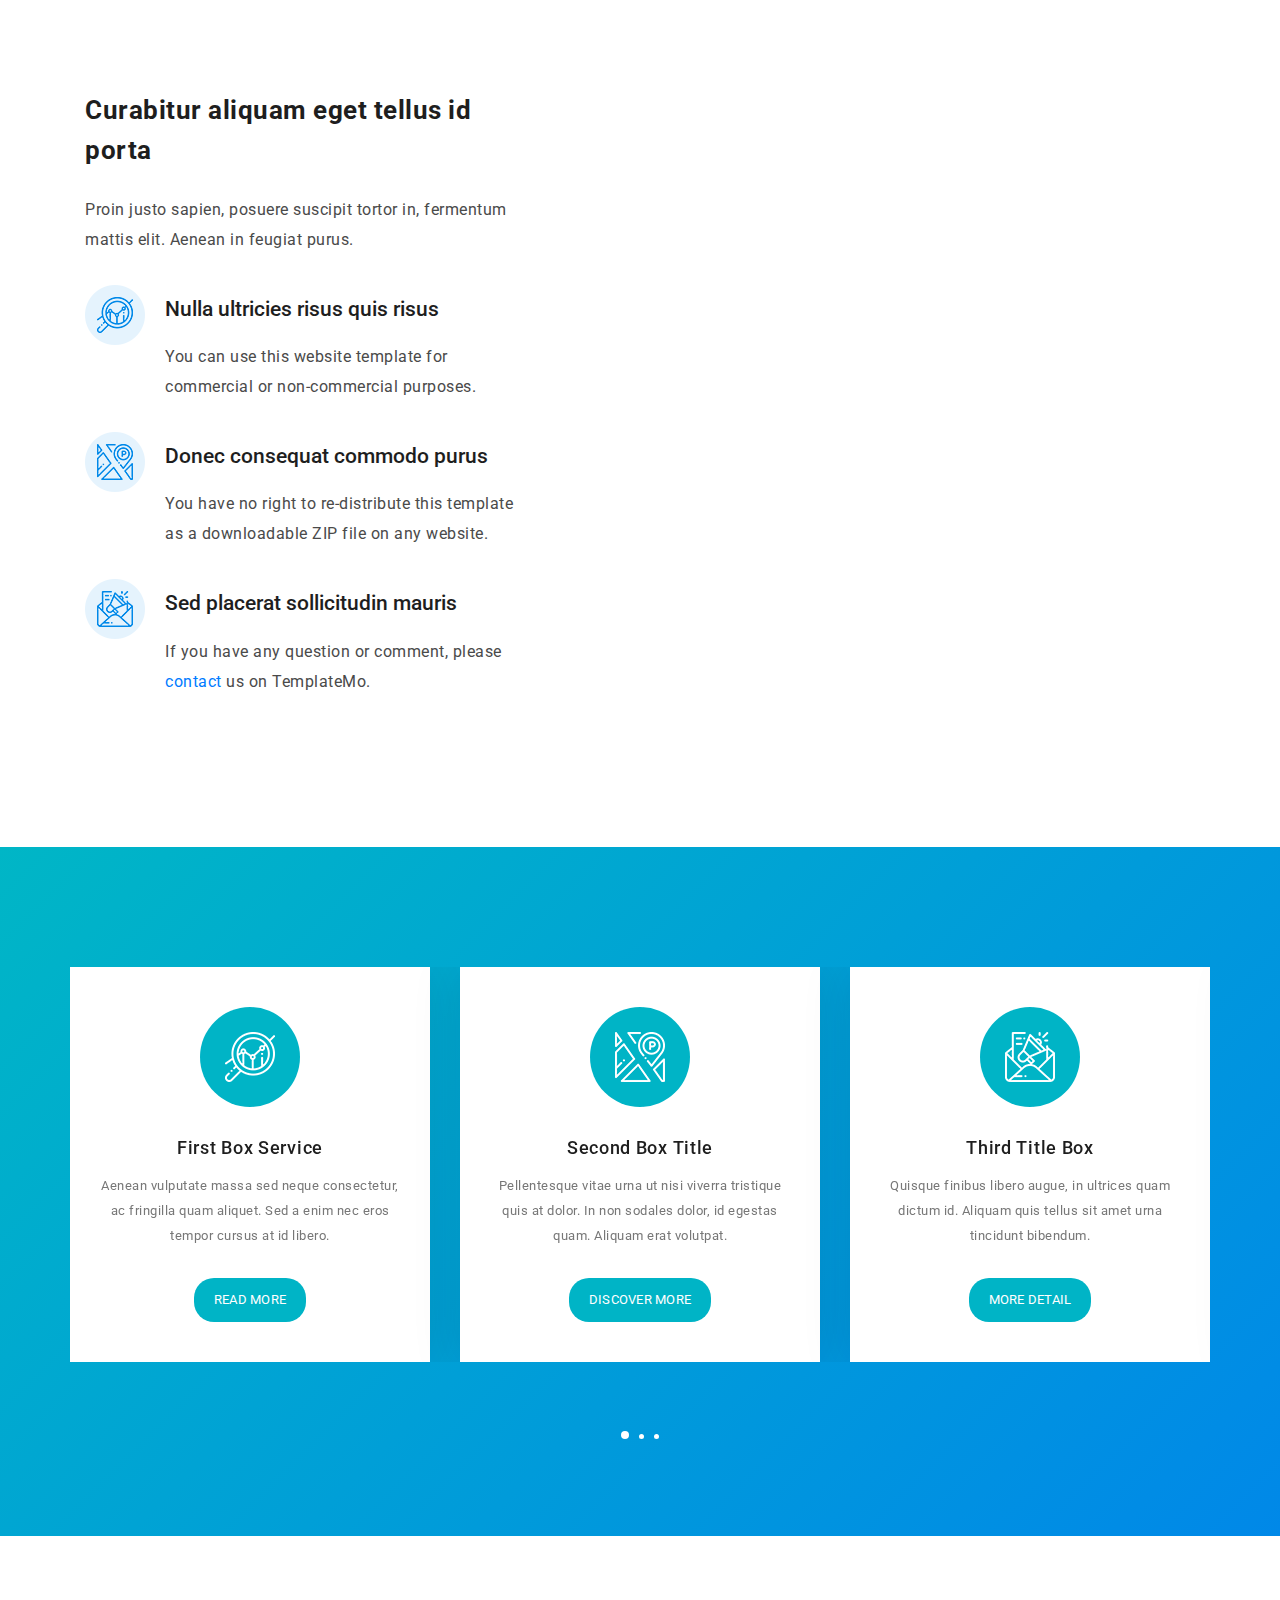
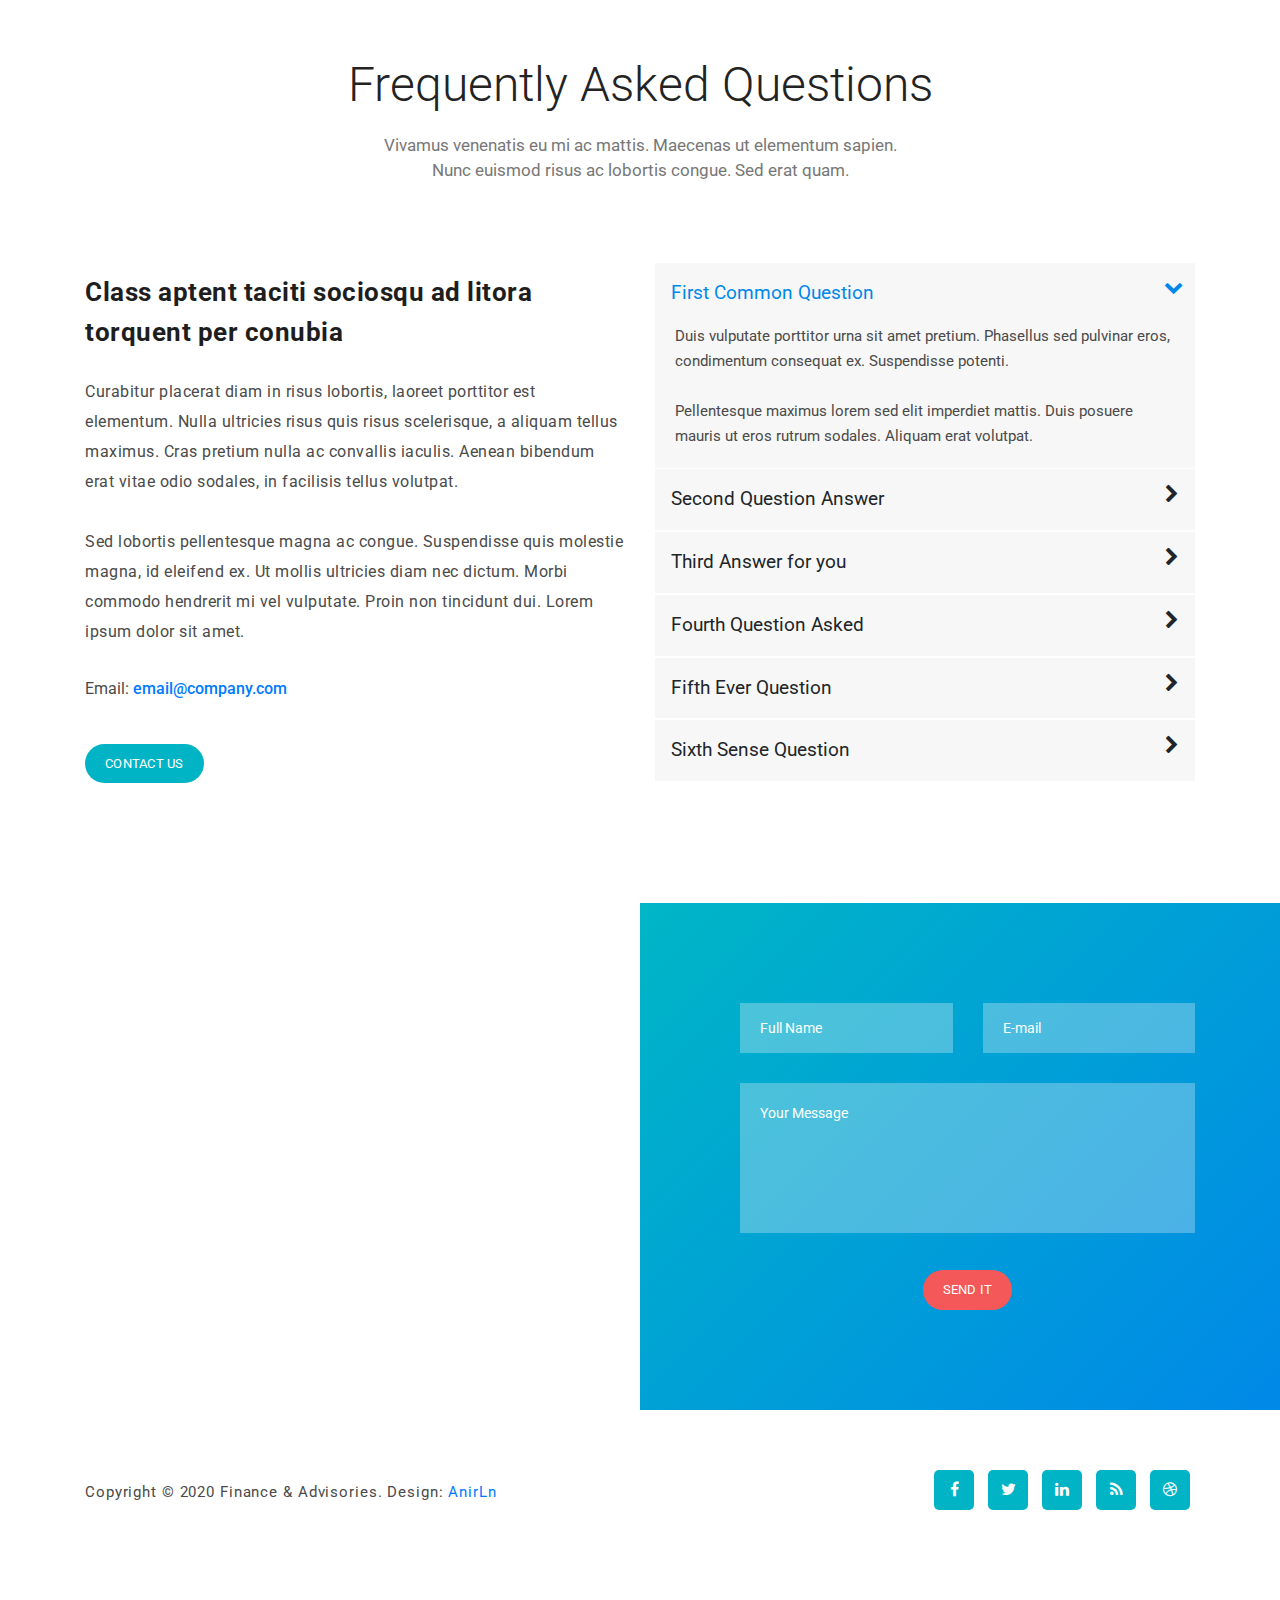
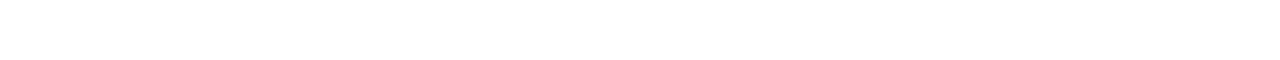
<file: exemple3/index.html>
<!DOCTYPE html>
<html lang="en">

  <head>

    <meta charset="utf-8">
    <meta name="viewport" content="width=device-width, initial-scale=1, shrink-to-fit=no">
    <meta name="description" content="">
    <meta name="author" content="Template Mo">
    <link href="https://fonts.googleapis.com/css?family=Roboto:100,300,400,500,700,900" rel="stylesheet">

    <title>Finance & Advisories</title>
<!--

ART FACTORY

https://templatemo.com/tm-537-art-factory

-->
    <!-- Additional CSS Files -->
    <link rel="stylesheet" type="text/css" href="assets/css/bootstrap.min.css">
    <link rel="stylesheet" type="text/css" href="assets/css/font-awesome.css">
    <link rel="stylesheet" type="text/css" href="assets/css/templatemo-art-factory.css">
    <link rel="stylesheet" type="text/css" href="assets/css/owl-carousel.css">

    </head>
    
    <body>
    
    <!-- ***** Preloader Start ***** -->
    <div id="preloader">
        <div class="jumper">
            <div></div>
            <div></div>
            <div></div>
        </div>
    </div>  
    <!-- ***** Preloader End ***** -->
    
    
    <!-- ***** Header Area Start ***** -->
    <header class="header-area header-sticky">
        <div class="container">
            <div class="row">
                <div class="col-12">
                    <nav class="main-nav">
                        <!-- ***** Logo Start ***** -->
                        <a href="#" class="logo">Finance & Advisories</a>
                        <!-- ***** Logo End ***** -->
                        <!-- ***** Menu Start ***** -->
                        <ul class="nav">
                            <li class="scroll-to-section"><a href="#welcome" class="active">Home</a></li>
                            <li class="scroll-to-section"><a href="#about">About</a></li>
                            <li class="scroll-to-section"><a href="#services">Services</a></li>
                            <li class="scroll-to-section"><a href="#frequently-question">Frequently Questions</a></li>
                            <!-- <li class="submenu">
                                <a href="javascript:;">Drop Down</a>
                                <ul>
                                    <li><a href="">About Us</a></li>
                                    <li><a href="">Features</a></li>
                                    <li><a href="">FAQ's</a></li>
                                    <li><a href="">Blog</a></li>
                                </ul>
                            </li> -->
                            <li class="scroll-to-section"><a href="#contact-us">Contact Us</a></li>
                        </ul>
                        <a class='menu-trigger'>
                            <span>Menu</span>
                        </a>
                        <!-- ***** Menu End ***** -->
                    </nav>
                </div>
            </div>
        </div>
    </header>
    <!-- ***** Header Area End ***** -->


    <!-- ***** Welcome Area Start ***** -->
    <div class="welcome-area" id="welcome">

        <!-- ***** Header Text Start ***** -->
        <div class="header-text">
            <div class="container">
                <div class="row">
                    <div class="left-text col-lg-6 col-md-6 col-sm-12 col-xs-12" data-scroll-reveal="enter left move 30px over 0.6s after 0.4s">
                        <h1>Grow Your Business</h1>
                        <p>Lorem, ipsum dolor sit amet consectetur adipisicing elit. Odio consequuntur fugiat voluptates corrupti pariatur neque nesciunt perspiciatis cumque repellat laborum.</p>
                        <a href="#about" class="main-button-slider">Find Out More</a>
                    </div>
                    <div class="col-lg-6 col-md-6 col-sm-12 col-xs-12" data-scroll-reveal="enter right move 30px over 0.6s after 0.4s">
                        <img src="assets/images/business_.png" class="rounded img-fluid d-block mx-auto" alt="First Vector Graphic">
                    </div>
                </div>
            </div>
        </div>
        <!-- ***** Header Text End ***** -->
    </div>
    <!-- ***** Welcome Area End ***** -->


    <!-- ***** Features Big Item Start ***** -->
    <section class="section" id="about">
        <div class="container">
            <div class="row">
                <div class="col-lg-7 col-md-12 col-sm-12" data-scroll-reveal="enter left move 30px over 0.6s after 0.4s">
                    <img src="assets/images/left-image.png" class="rounded img-fluid d-block mx-auto" alt="App">
                </div>
                <div class="right-text col-lg-5 col-md-12 col-sm-12 mobile-top-fix">
                    <div class="left-heading">
                        <h5>Vivamus sodales nisi id ante molestie venenatis</h5>
                    </div>
                    <div class="left-text">
                        <p>Lorem ipsum dolor sit amet consectetur adipisicing elit. Ex, laborum consectetur ipsum quis aperiam aliquam facilis hic dicta harum repudiandae. Duis auctor dolor eu scelerisque vestibulum. Vestibulum lacinia, nisl sit amet tristique condimentum. <br><br>
                        Sed a consequat velit. Morbi lectus sapien, vestibulum et sapien sit amet, ultrices malesuada odio. Donec non quam euismod, mattis dui a, ultrices nisi.</p>
                        <a href="#about2" class="main-button">Discover More</a>
                    </div>
                </div>
            </div>
            <div class="row">
                <div class="col-lg-12">
                    <div class="hr"></div>
                </div>
            </div>
        </div>
    </section>
    <!-- ***** Features Big Item End ***** -->


    <!-- ***** Features Big Item Start ***** -->
    <section class="section" id="about2">
        <div class="container">
            <div class="row">
                <div class="left-text col-lg-5 col-md-12 col-sm-12 mobile-bottom-fix">
                    <div class="left-heading">
                        <h5>Curabitur aliquam eget tellus id porta</h5>
                    </div>
                    <p>Proin justo sapien, posuere suscipit tortor in, fermentum mattis elit. Aenean in feugiat purus.</p>
                    <ul>
                        <li>
                            <img src="assets/images/about-icon-01.png" alt="">
                            <div class="text">
                                <h6>Nulla ultricies risus quis risus</h6>
                                <p>You can use this website template for commercial or non-commercial purposes.</p>
                            </div>
                        </li>
                        <li>
                            <img src="assets/images/about-icon-02.png" alt="">
                            <div class="text">
                                <h6>Donec consequat commodo purus</h6>
                                <p>You have no right to re-distribute this template as a downloadable ZIP file on any website.</p>
                            </div>
                        </li>
                        <li>
                            <img src="assets/images/about-icon-03.png" alt="">
                            <div class="text">
                                <h6>Sed placerat sollicitudin mauris</h6>
                                <p>If you have any question or comment, please <a rel="nofollow" href="#">contact</a> us on TemplateMo.</p>
                            </div>
                        </li>
                    </ul>
                </div>
                <div class="right-image col-lg-7 col-md-12 col-sm-12 mobile-bottom-fix-big" data-scroll-reveal="enter right move 30px over 0.6s after 0.4s">
                    <img src="assets/images/right-image.png" class="rounded img-fluid d-block mx-auto" alt="App">
                </div>
            </div>
        </div>
    </section>
    <!-- ***** Features Big Item End ***** -->


    <!-- ***** Features Small Start ***** -->
    <section class="section" id="services">
        <div class="container">
            <div class="row">
                <div class="owl-carousel owl-theme">
                    <div class="item service-item">
                        <div class="icon">
                            <i><img src="assets/images/service-icon-01.png" alt=""></i>
                        </div>
                        <h5 class="service-title">First Box Service</h5>
                        <p>Aenean vulputate massa sed neque consectetur, ac fringilla quam aliquet. Sed a enim nec eros tempor cursus at id libero.</p>
                        <a href="#" class="main-button">Read More</a>
                    </div>
                    <div class="item service-item">
                        <div class="icon">
                            <i><img src="assets/images/service-icon-02.png" alt=""></i>
                        </div>
                        <h5 class="service-title">Second Box Title</h5>
                        <p>Pellentesque vitae urna ut nisi viverra tristique quis at dolor. In non sodales dolor, id egestas quam. Aliquam erat volutpat. </p>
                        <a href="#" class="main-button">Discover More</a>
                    </div>
                    <div class="item service-item">
                        <div class="icon">
                            <i><img src="assets/images/service-icon-03.png" alt=""></i>
                        </div>
                        <h5 class="service-title">Third Title Box</h5>
                        <p>Quisque finibus libero augue, in ultrices quam dictum id. Aliquam quis tellus sit amet urna tincidunt bibendum.</p>
                        <a href="#" class="main-button">More Detail</a>
                    </div>
                    <div class="item service-item">
                        <div class="icon">
                            <i><img src="assets/images/service-icon-02.png" alt=""></i>
                        </div>
                        <h5 class="service-title">Fourth Service Box</h5>
                        <p>Fusce sollicitudin feugiat risus, tempus faucibus arcu blandit nec. Duis auctor dolor eu scelerisque vestibulum.</p>
                        <a href="#" class="main-button">Read More</a>
                    </div>
                    <div class="item service-item">
                        <div class="icon">
                            <i><img src="assets/images/service-icon-01.png" alt=""></i>
                        </div>
                        <h5 class="service-title">Fifth Service Title</h5>
                        <p>Curabitur aliquam eget tellus id porta. Proin justo sapien, posuere suscipit tortor in, fermentum mattis elit.</p>
                        <a href="#" class="main-button">Discover</a>
                    </div>
                    <div class="item service-item">
                        <div class="icon">
                            <i><img src="assets/images/service-icon-03.png" alt=""></i>
                        </div>
                        <h5 class="service-title">Sixth Box Title</h5>
                        <p>Ut nibh velit, aliquam vitae pellentesque nec, convallis vitae lacus. Aliquam porttitor urna ut pellentesque.</p>
                        <a href="#" class="main-button">Detail</a>
                    </div>
                    <div class="item service-item">
                        <div class="icon">
                            <i><img src="assets/images/service-icon-01.png" alt=""></i>
                        </div>
                        <h5 class="service-title">Seventh Title Box</h5>
                        <p>Sed a consequat velit. Morbi lectus sapien, vestibulum et sapien sit amet, ultrices malesuada odio. Donec non quam.</p>
                        <a href="#" class="main-button">Read More</a>
                    </div>
                </div>
            </div>
        </div>
    </section>
    <!-- ***** Features Small End ***** -->


    <!-- ***** Frequently Question Start ***** -->
    <section class="section" id="frequently-question">
        <div class="container">
            <!-- ***** Section Title Start ***** -->
            <div class="row">
                <div class="col-lg-12">
                    <div class="section-heading">
                        <h2>Frequently Asked Questions</h2>
                    </div>
                </div>
                <div class="offset-lg-3 col-lg-6">
                    <div class="section-heading">
                        <p>Vivamus venenatis eu mi ac mattis. Maecenas ut elementum sapien. Nunc euismod risus ac lobortis congue. Sed erat quam.</p>
                    </div>
                </div>
            </div>
            <!-- ***** Section Title End ***** -->

            <div class="row">
                <div class="left-text col-lg-6 col-md-6 col-sm-12">
                    <h5>Class aptent taciti sociosqu ad litora torquent per conubia</h5>
                    <div class="accordion-text">
                        <p>Curabitur placerat diam in risus lobortis, laoreet porttitor est elementum. Nulla ultricies risus quis risus scelerisque, a aliquam tellus maximus. Cras pretium nulla ac convallis iaculis. Aenean bibendum erat vitae odio sodales, in facilisis tellus volutpat.</p>
                        <p>Sed lobortis pellentesque magna ac congue. Suspendisse quis molestie magna, id eleifend ex. Ut mollis ultricies diam nec dictum. Morbi commodo hendrerit mi vel vulputate. Proin non tincidunt dui. Lorem ipsum dolor sit amet.</p>
                        <span>Email: <a href="#">email@company.com</a><br></span>
                        <a href="#contact-us" class="main-button">Contact Us</a>
                    </div>
                </div>
                <div class="col-lg-6 col-md-6 col-sm-12">
                    <div class="accordions is-first-expanded">
                        <article class="accordion">
                            <div class="accordion-head">
                                <span>First Common Question</span>
                                <span class="icon">
                                    <i class="icon fa fa-chevron-right"></i>
                                </span>
                            </div>
                            <div class="accordion-body">
                                <div class="content">
                                    <p>Duis vulputate porttitor urna sit amet pretium. Phasellus sed pulvinar eros, condimentum consequat ex. Suspendisse potenti.
                                    <br><br>
                                    Pellentesque maximus lorem sed elit imperdiet mattis. Duis posuere mauris ut eros rutrum sodales. Aliquam erat volutpat.</p>
                                </div>
                            </div>
                        </article>
                        <article class="accordion">
                            <div class="accordion-head">
                                <span>Second Question Answer</span>
                                <span class="icon">
                                    <i class="icon fa fa-chevron-right"></i>
                                </span>
                            </div>
                            <div class="accordion-body">
                                <div class="content">
                                    <p>Sed odio elit, cursus sed consequat at, rutrum eget augue. Cras ac eros iaculis, tempor quam sit amet, scelerisque mi. Quisque eu risus eget nunc porttitor vestibulum at a ante.
                                    <br><br>
                                    Praesent ut placerat turpis, vel pellentesque dolor. Sed rutrum eleifend tortor, eu luctus orci sagittis in. In blandit fringilla mollis.</p>
                                </div>
                            </div>
                        </article>
                        <article class="accordion">
                            <div class="accordion-head">
                                <span>Third Answer for you</span>
                                <span class="icon">
                                    <i class="icon fa fa-chevron-right"></i>
                                </span>
                            </div>
                            <div class="accordion-body">
                                <div class="content">
                                    <p>Proin feugiat ante ut vulputate rutrum. Nam quis erat turpis. Nullam maximus pharetra lorem, eu condimentum est iaculis ut. Pellentesque mattis ultrices dignissim. 
                                    <br><br>
                                    Etiam et enim finibus, feugiat massa efficitur, finibus sapien. Sed cursus lacus quis arcu scelerisque, eget ornare risus maximus. Aenean non lectus id odio rhoncus pharetra.</p>
                                </div>
                            </div>
                        </article>
                        <article class="accordion">
                            <div class="accordion-head">
                                <span>Fourth Question Asked</span>
                                <span class="icon">
                                    <i class="icon fa fa-chevron-right"></i>
                                </span>
                            </div>
                            <div class="accordion-body">
                                <div class="content">
                                    <p>Phasellus eu purus ornare, eleifend orci nec, egestas nulla. Sed sed aliquet sapien. Proin placerat, ipsum eu posuere blandit, tellus quam consectetur nisi, id sollicitudin diam ex at nisi.
                                    <br><br>
                                    Aenean fermentum eget turpis egestas semper. Sed finibus mollis venenatis. Praesent at sem in massa iaculis pharetra.</p>
                                </div>
                            </div>
                        </article>
                        <article class="accordion">
                            <div class="accordion-head">
                                <span>Fifth Ever Question</span>
                                <span class="icon">
                                    <i class="icon fa fa-chevron-right"></i>
                                </span>
                            </div>
                            <div class="accordion-body">
                                <div class="content">
                                    <p>Quisque aliquet ipsum ut magna rhoncus, euismod lacinia elit rhoncus. Sed sapien elit, mollis ut ultricies quis, fermentum nec ante.
                                    <br><br>
                                    Sed nec ex nec tortor fermentum sollicitudin id ut ligula. Ut sagittis rutrum lectus, non sagittis ante euismod eu. </p>
                                </div>
                            </div>
                        </article>
                        <article class="accordion">
                            <div class="accordion-head">
                                <span>Sixth Sense Question</span>
                                <span class="icon">
                                    <i class="icon fa fa-chevron-right"></i>
                                </span>
                            </div>
                            <div class="accordion-body">
                                <div class="content">
                                    <p>Suspendisse potenti. Ut dapibus leo ut massa vulputate semper. Pellentesque maximus lorem sed elit imperdiet mattis. Duis posuere mauris ut eros rutrum sodales. Aliquam erat volutpat.</p>
                                </div>
                            </div>
                        </article>
                    </div>
                </div>
            </div>
        </div>
    </section>
    <!-- ***** Frequently Question End ***** -->


    <!-- ***** Contact Us Start ***** -->
    <section class="section" id="contact-us">
        <div class="container-fluid">
            <div class="row">
                <!-- ***** Contact Map Start ***** -->
                <div class="col-lg-6 col-md-6 col-sm-12">
                    <div id="map">
                      <!-- How to change your own map point
                           1. Go to Google Maps
                           2. Click on your location point
                           3. Click "Share" and choose "Embed map" tab
                           4. Copy only URL and paste it within the src="" field below
                    -->
                    <!-- <iframe src="https://www.google.com/maps/embed?pb=!1m18!1m12!1m3!1d1197183.8373802372!2d-1.9415093691103689!3d6.781986417238027!2m3!1f0!2f0!3f0!3m2!1i1024!2i768!4f13.1!3m3!1m2!1s0xfdb96f349e85efd%3A0xb8d1e0b88af1f0f5!2sKumasi+Central+Market!5e0!3m2!1sen!2sth!4v1532967884907" width="100%" height="500px" frameborder="0" style="border:0" allowfullscreen></iframe> -->
                    <iframe src="https://www.google.com/maps/embed?pb=!1m18!1m12!1m3!1d1662.7060265205744!2d-7.641315788645241!3d33.542668935537094!2m3!1f0!2f0!3f0!3m2!1i1024!2i768!4f13.1!3m3!1m2!1s0xda62d3c15890dc3%3A0x7fd591c903d578a8!2sTechnopark!5e0!3m2!1sen!2sma!4v1645360631228!5m2!1sen!2sma" width="100%" height="500px" frameborder="0" style="border:0" allowfullscreen></iframe>
                    </div>
                </div>
                <!-- ***** Contact Map End ***** -->

                <!-- ***** Contact Form Start ***** -->
                <div class="col-lg-6 col-md-6 col-sm-12">
                    <div class="contact-form">
                        <form id="contact" action="" method="post">
                          <div class="row">
                            <div class="col-md-6 col-sm-12">
                              <fieldset>
                                <input name="name" type="text" id="name" placeholder="Full Name" required="" class="contact-field">
                              </fieldset>
                            </div>
                            <div class="col-md-6 col-sm-12">
                              <fieldset>
                                <input name="email" type="text" id="email" placeholder="E-mail" required="" class="contact-field">
                              </fieldset>
                            </div>
                            <div class="col-lg-12">
                              <fieldset>
                                <textarea name="message" rows="6" id="message" placeholder="Your Message" required="" class="contact-field"></textarea>
                              </fieldset>
                            </div>
                            <div class="col-lg-12">
                              <fieldset>
                                <button type="submit" id="form-submit" class="main-button">Send It</button>
                              </fieldset>
                            </div>
                          </div>
                        </form>
                    </div>
                </div>
                <!-- ***** Contact Form End ***** -->
            </div>
        </div>
    </section>
    <!-- ***** Contact Us End ***** -->

    
    <!-- ***** Footer Start ***** -->
    <footer>
        <div class="container">
            <div class="row">
                <div class="col-lg-7 col-md-12 col-sm-12">
                    <p class="copyright">Copyright &copy; 2020 Finance & Advisories. Design: <a rel="nofollow" href="#">AnirLn</a></p>
                </div>
                <div class="col-lg-5 col-md-12 col-sm-12">
                    <ul class="social">
                        <li><a href="#"><i class="fa fa-facebook"></i></a></li>
                        <li><a href="#"><i class="fa fa-twitter"></i></a></li>
                        <li><a href="#"><i class="fa fa-linkedin"></i></a></li>
                        <li><a href="#"><i class="fa fa-rss"></i></a></li>
                        <li><a href="#"><i class="fa fa-dribbble"></i></a></li>
                    </ul>
                </div>
            </div>
        </div>
    </footer>
    
    <!-- jQuery -->
    <script src="assets/js/jquery-2.1.0.min.js"></script>

    <!-- Bootstrap -->
    <script src="assets/js/popper.js"></script>
    <script src="assets/js/bootstrap.min.js"></script>

    <!-- Plugins -->
    <script src="assets/js/owl-carousel.js"></script>
    <script src="assets/js/scrollreveal.min.js"></script>
    <!-- <script src="assets/js/waypoints.min.js"></script>
    <script src="assets/js/jquery.counterup.min.js"></script>
    <script src="assets/js/imgfix.min.js"></script>  -->
    
    <!-- Global Init -->
    <script src="assets/js/custom.js"></script>

  </body>
</html>
</file>
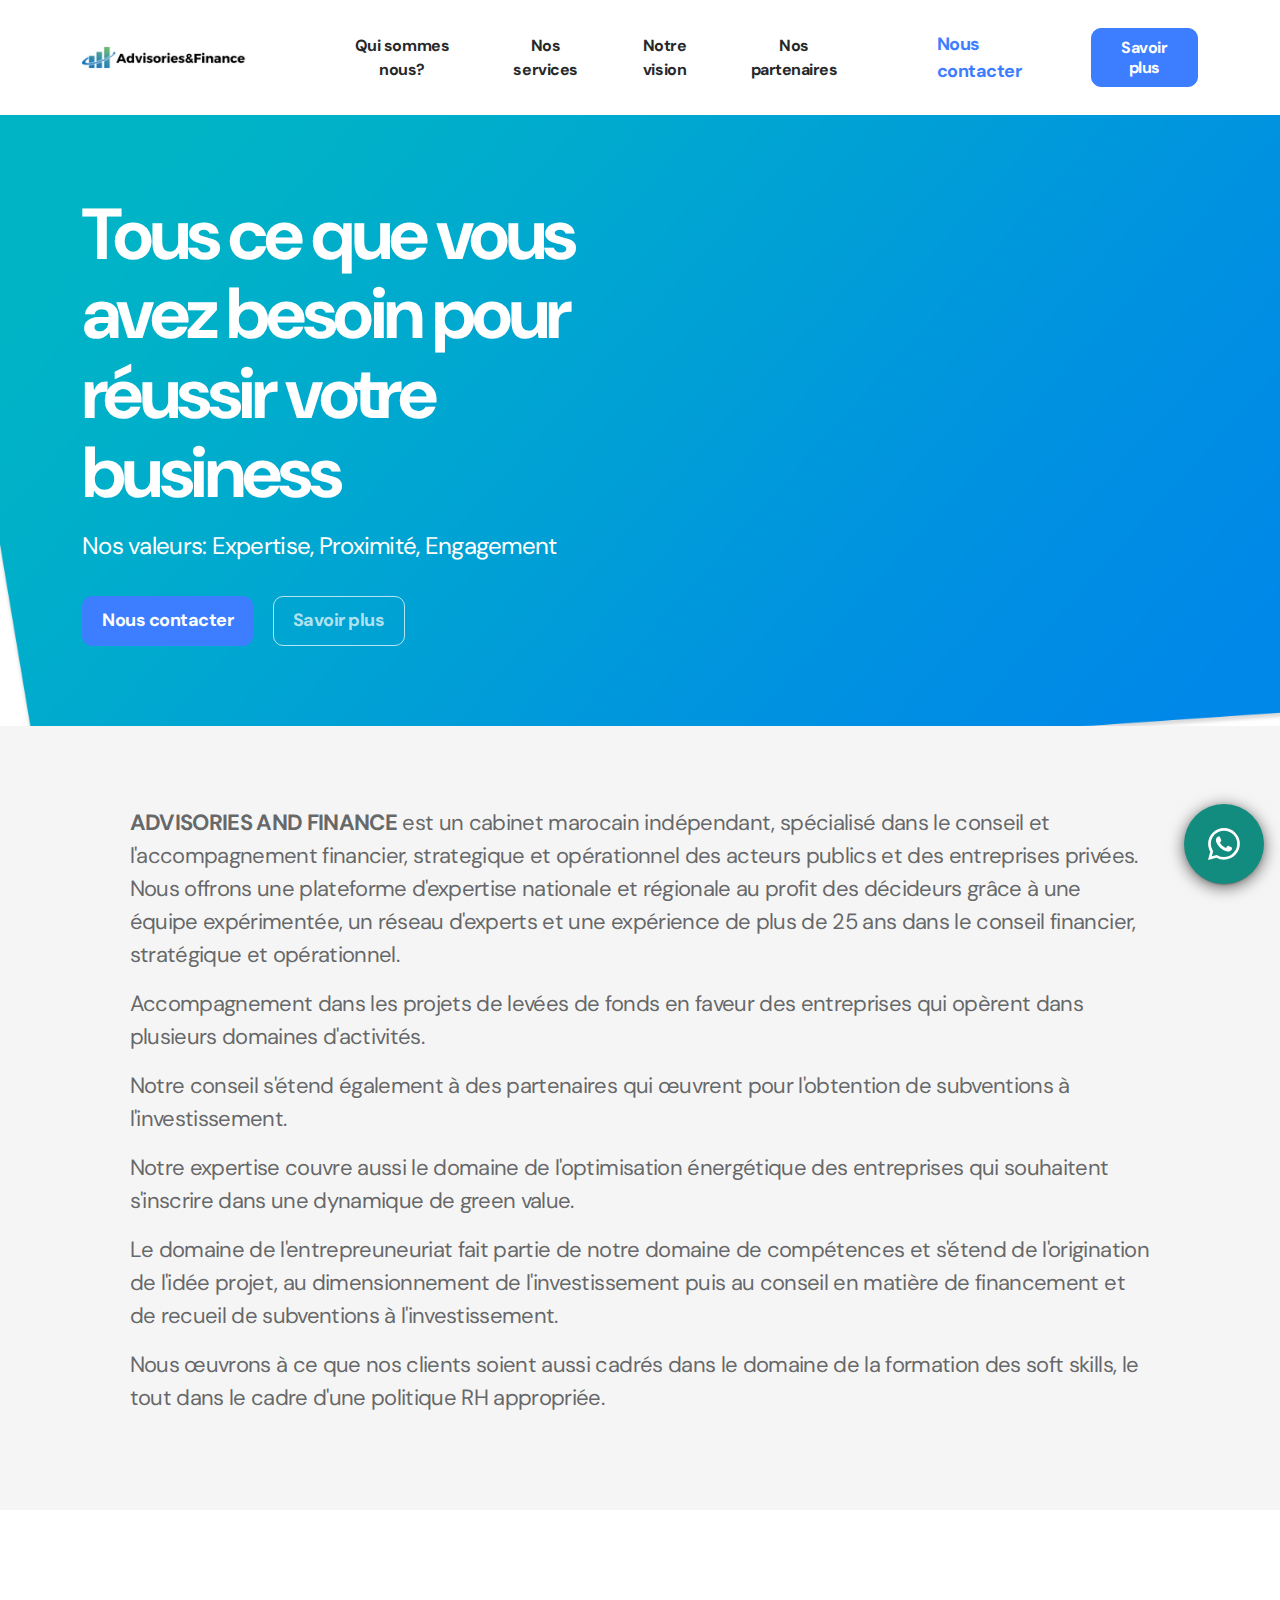
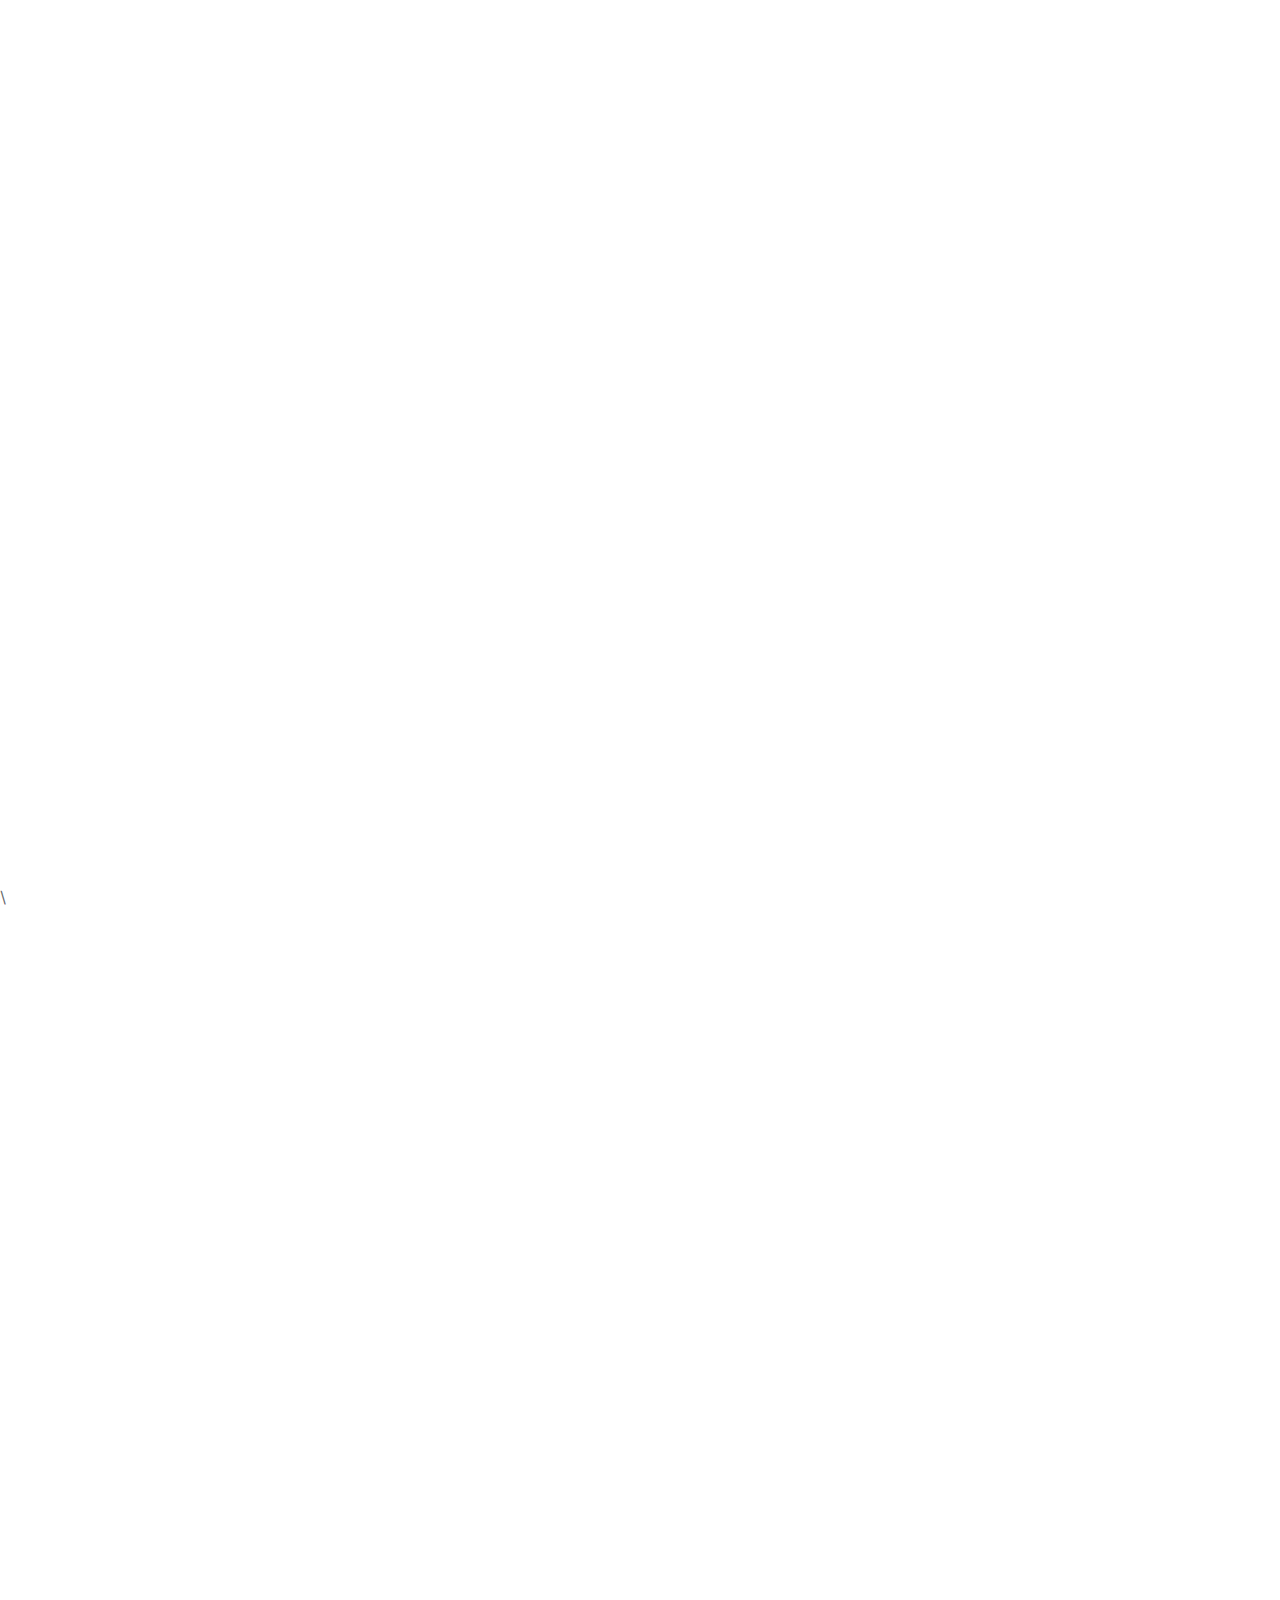
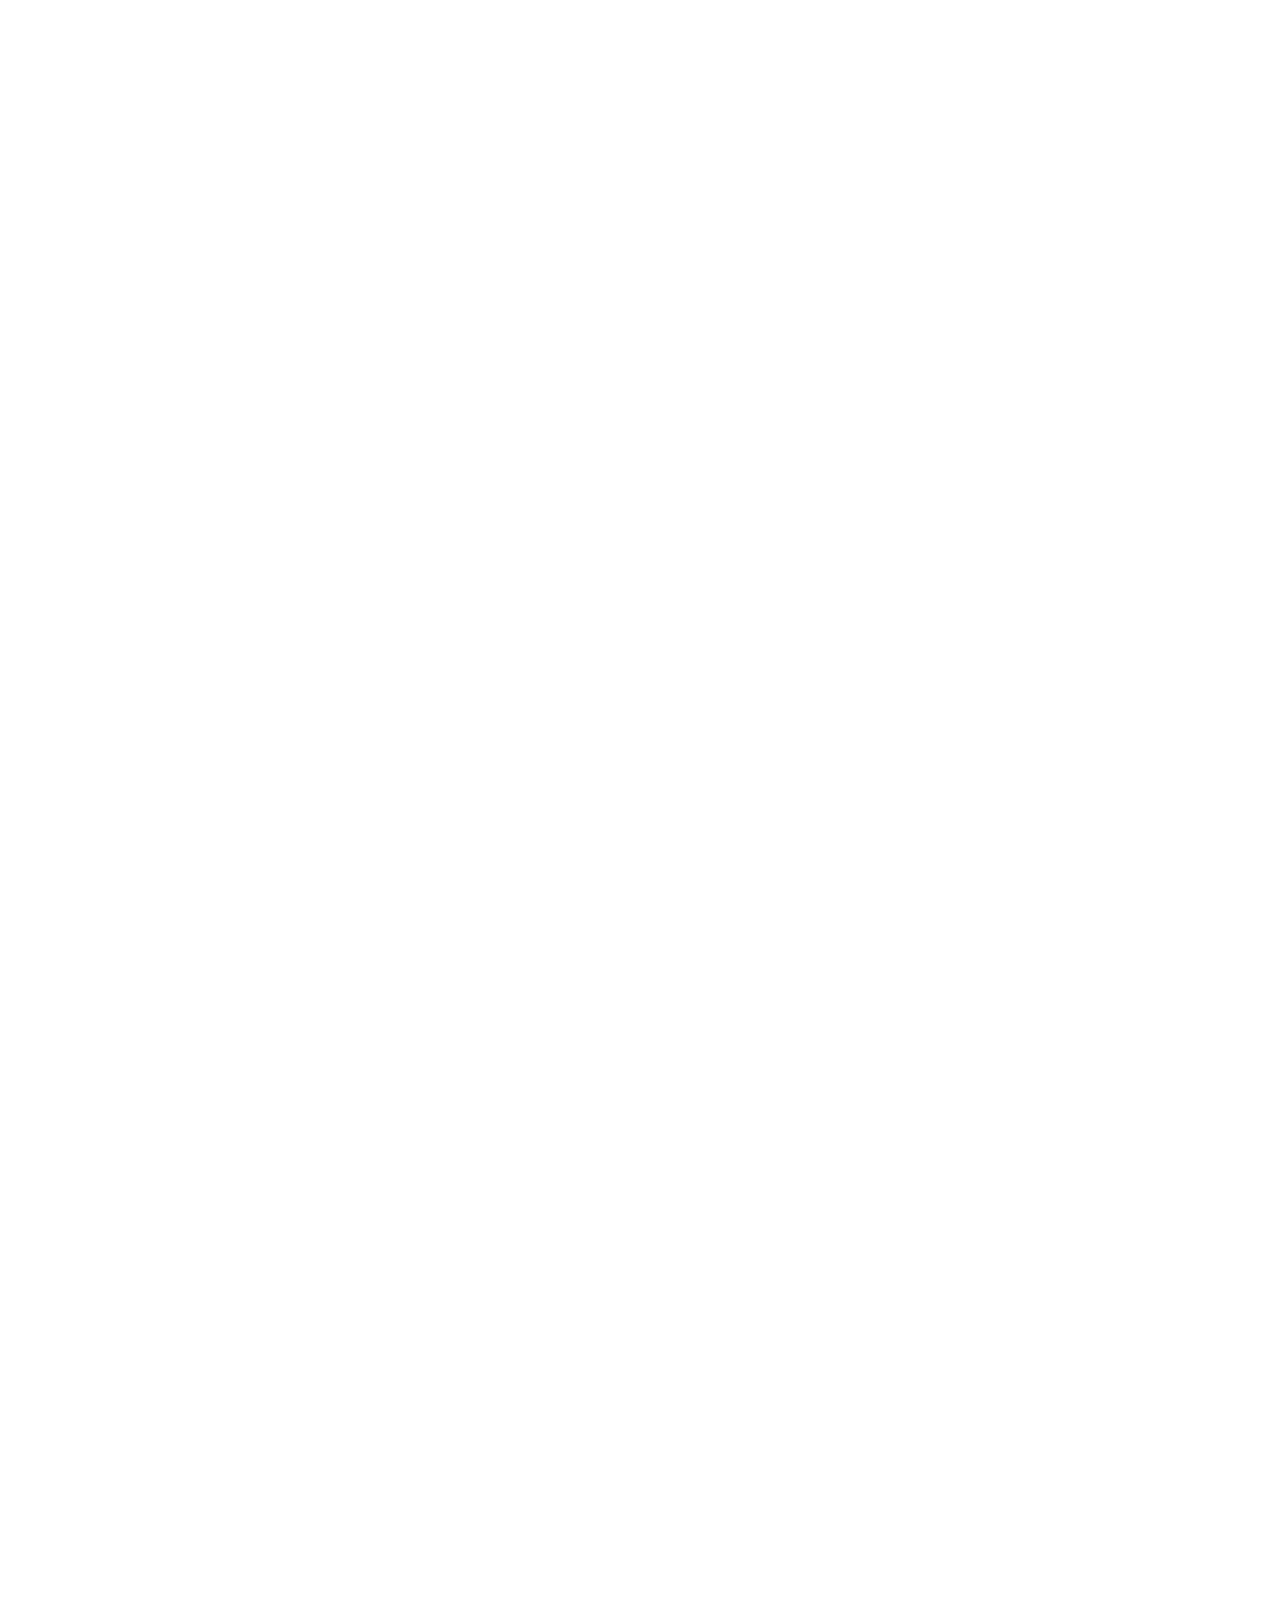
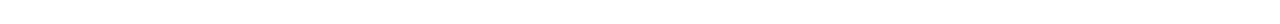
<file: test/index.html>
<!DOCTYPE html>
<html lang="en">

<head>
	<meta charset="utf-8" />
	<title>Advisories and Finance</title>
	<meta name="viewport" content="width=device-width, initial-scale=1" />
	<meta name="custom" content="MTgyMzA2" id="snextras" />
	<link rel="icon" href="i/favicon.png" />
	<!-- AOS 3.0.0-beta.6 plugin CSS (Animations) -->
	<link rel="stylesheet" href="css/aos.css" />                     
	<!-- Google Fonts -->
	<link
		href="https://fonts.googleapis.com/css2?family=DM+Sans:wght@100;200;300;400;500;600;700;800;900&family=DM+Sans:wght@100;200;300;400;500;600;700;800;900&subset=latin&display=swap"
		rel="stylesheet" id="sf-google-fonts" />

	<link href="css/styles.min.css" rel="stylesheet" id="sf-custom-css" />


	<!-- custom css -->
	<link rel="stylesheet" href="css/custom.css">


</head>

<body>
	<!-- Navigation 1 -->
	<nav class="bg-bg-3 sticky-top py-4 py-lg-7">
		<div class="d-block d-lg-none">
			<div class="container">
				<div class="row align-items-center">
					<div class="col-3" data-aos="fade-down" data-aos-delay="0">
						<a class="btn btn-width-equal-height d-lg-none rounded-circle custom-mobile-nav-btn"
							data-bs-toggle="offcanvas" data-bs-target="#custom-id-16zi8cl4">
							<svg width="20" height="20" viewBox="0 0 16 16" fill="none"
								xmlns="http://www.w3.org/2000/svg" class="fill-light-1">
								<path
									d="M2.00016 5.33333H14.0002C14.177 5.33333 14.3465 5.2631 14.4716 5.13807C14.5966 5.01305 14.6668 4.84348 14.6668 4.66667C14.6668 4.48986 14.5966 4.32029 14.4716 4.19526C14.3465 4.07024 14.177 4 14.0002 4H2.00016C1.82335 4 1.65378 4.07024 1.52876 4.19526C1.40373 4.32029 1.3335 4.48986 1.3335 4.66667C1.3335 4.84348 1.40373 5.01305 1.52876 5.13807C1.65378 5.2631 1.82335 5.33333 2.00016 5.33333ZM14.0002 10.6667H2.00016C1.82335 10.6667 1.65378 10.7369 1.52876 10.8619C1.40373 10.987 1.3335 11.1565 1.3335 11.3333C1.3335 11.5101 1.40373 11.6797 1.52876 11.8047C1.65378 11.9298 1.82335 12 2.00016 12H14.0002C14.177 12 14.3465 11.9298 14.4716 11.8047C14.5966 11.6797 14.6668 11.5101 14.6668 11.3333C14.6668 11.1565 14.5966 10.987 14.4716 10.8619C14.3465 10.7369 14.177 10.6667 14.0002 10.6667ZM14.0002 7.33333H2.00016C1.82335 7.33333 1.65378 7.40357 1.52876 7.5286C1.40373 7.65362 1.3335 7.82319 1.3335 8C1.3335 8.17681 1.40373 8.34638 1.52876 8.4714C1.65378 8.59643 1.82335 8.66667 2.00016 8.66667H14.0002C14.177 8.66667 14.3465 8.59643 14.4716 8.4714C14.5966 8.34638 14.6668 8.17681 14.6668 8C14.6668 7.82319 14.5966 7.65362 14.4716 7.5286C14.3465 7.40357 14.177 7.33333 14.0002 7.33333Z">
								</path>
							</svg>
						</a>
					</div>
					<div class="col-6 text-center" data-aos="fade-down" data-aos-delay="250">
						<a href="#">
							<img src="i/Advisories&Finance.png" alt="Advisories & Finance" class="img-fluid"
								data-aos="fade-down" data-aos-delay="0" />
						</a>
					</div>
					<div class="col-3" data-aos="fade-down" data-aos-delay="500"></div>
				</div>
			</div>
		</div>

		<!-- nav for small screens -->
		<div class="offcanvas offcanvas-start bg-bg-3" id="custom-id-16zi8cl4" aria-hidden="true">
			<div class="offcanvas-header">
				<a href="#">
					<img src="i/Advisories&Finance.png" alt="" class="img-fluid" />
				</a>
				<a class="btn btn-sm btn-width-equal-height btn-bg-3" data-bs-dismiss="offcanvas">
					<svg width="24" height="24" viewBox="0 0 16 16" fill="none" xmlns="http://www.w3.org/2000/svg"
						class="fill-dark-2">
						<path
							d="M8.9398 8L13.1398 3.80667C13.2653 3.68113 13.3359 3.51087 13.3359 3.33333C13.3359 3.1558 13.2653 2.98554 13.1398 2.86C13.0143 2.73447 12.844 2.6634 12.6665 2.66394C12.4889 2.66394 12.3187 2.73447 12.1931 2.86L7.9998 7.06L3.80646 2.86C3.68093 2.73447 3.51066 2.66394 3.33313 2.66394C3.1556 2.66394 2.98533 2.73447 2.8598 2.86C2.73426 2.98554 2.66374 3.1558 2.66374 3.33333C2.66374 3.51087 2.73426 3.68113 2.8598 3.80667L7.0598 8L2.8598 12.1933C2.79731 12.2553 2.74771 12.329 2.71387 12.4103C2.68002 12.4915 2.6626 12.5787 2.6626 12.6667C2.6626 12.7547 2.68002 12.8418 2.71387 12.9231C2.74771 13.0043 2.79731 13.078 2.8598 13.14C2.92177 13.2025 2.99551 13.2521 3.07675 13.2859C3.15798 13.3198 3.24512 13.3372 3.33313 13.3372C3.42114 13.3372 3.50827 13.3198 3.58951 13.2859C3.67075 13.2521 3.74449 13.2025 3.80646 13.14L7.9998 8.94L12.1931 13.14C12.2551 13.2025 12.3288 13.2521 12.4101 13.2859C12.4913 13.3198 12.5785 13.3372 12.6665 13.3372C12.7545 13.3372 12.8416 13.3198 12.9228 13.2859C13.0041 13.2521 13.0778 13.2025 13.1398 13.14C13.2023 13.078 13.2519 13.0043 13.2857 12.9231C13.3196 12.8418 13.337 12.7547 13.337 12.6667C13.337 12.5787 13.3196 12.4915 13.2857 12.4103C13.2519 12.329 13.2023 12.2553 13.1398 12.1933L8.9398 8Z">
						</path>
					</svg>
				</a>
			</div>
			<div class="offcanvas-body">
				<div>
					<a href="#info" class="fw-bold text-dark-1 py-2 d-inline-block">
						Qui sommes nous?
					</a>
				</div>
				<div>
					<a href="#services" class="fw-bold text-dark-1 py-2 d-inline-block">
						Nos services
					</a>
				</div>
				<div>
					<a href="#vision" class="fw-bold text-dark-1 py-2 d-inline-block">
						Notre vision
					</a>
				</div>
				<div>
					<a href="#partners" class="fw-bold text-dark-1 py-2 d-inline-block">
						Nos partenaires
					</a>
				</div>
				<div>
					<a href="#contact" class="fw-bold py-2 d-inline-block">
						Nous contacter
					</a>
				</div>
				<a href="#info" class="btn btn-sm btn-action-1 rounded-2 mt-4">
					Savoir plus
				</a>
			</div>
		</div>
		<div class="d-none d-lg-block">
			<div class="container">
				<div class="row align-items-center justify-content-between">
					<div class="col-2">
						<a href="#">
							<img src="i/Advisories&Finance.png" srcset="i/Advisories&Finance@2x.png 2x" alt="" class="img-fluid"
								data-aos="fade-down" data-aos-delay="0" />
						</a>
					</div>
					<div class="text-center d-flex justify-content-center col-6">
						<a href="#info" class="fw-bold mx-4 text-dark-1" data-aos="fade-down" data-aos-delay="150">
							Qui sommes nous?
						</a>
						<a href="#services" class="fw-bold mx-4 text-dark-1" data-aos="fade-down" data-aos-delay="250">
							Nos services
						</a>
						<a href="#vision" class="fw-bold mx-4 text-dark-1" data-aos="fade-down" data-aos-delay="400">
							Notre vision
						</a>
						<a href="#partners" class="fw-bold mx-4 text-dark-1" data-aos="fade-down" data-aos-delay="500">
							Nos partenaires
						</a>
					</div>
					<div class="d-flex align-items-center justify-content-end col-lg-3">
						<a href="#contact" class="fw-bold fs-4 me-8" data-aos="fade-down" data-aos-delay="650">
							Nous contacter
						</a>
						<a href="#info" class="btn btn-sm btn-action-1 rounded-2" data-aos="fade-down" data-aos-delay="750">
							Savoir plus
						</a>
					</div>
				</div>
			</div>
		</div>
	</nav>
	<!-- Header 6 -->
	<header class="py-20 bg-bg-3 text-white">
		<div class="container">
			<div class="row justify-content-between flex-column-reverse flex-lg-row">
				<div class="col-lg-6 mt-8 mt-lg-0">
					<h1 class="display-3 text-white" data-aos="fade-down" data-aos-delay="0">
						Tous ce que vous avez besoin pour réussir votre
						business
					</h1>
					<p class="mb-8 fs-1 mt-4" data-aos="fade-down" data-aos-delay="250">
						Nos valeurs: Expertise, Proximité, Engagement
					</p>
					<a href="#contact" class="btn btn-action-1 me-4" data-aos="fade-down" data-aos-delay="500">
						Nous contacter
					</a>
					<a href="#info" class="btn btn-outline-light-2" data-aos="fade-down" data-aos-delay="650">
						Savoir plus
					</a>
					<!-- <p class="fs-5 mt-8" data-aos="fade-down" data-aos-delay="750">
						 ipsum dolor sit amet.
					</p> -->
				</div>

			</div>
		</div>
	</header>
	
	<!-- info section -->
	<section class="py-10 py-lg-20 bg-bg-2" id="info">
		<div class="container">
			<div class="row justify-content-center">
				<div class="col-xxl-11 col-xl-11 col-lg-11 col-md-11">
					<p class="fs-2">
						<strong>ADVISORIES AND FINANCE</strong> est un cabinet marocain
						indépendant, spécialisé dans le conseil et
						l'accompagnement financier, strategique et
						opérationnel des acteurs publics et des entreprises
						privées. Nous offrons une plateforme d'expertise
						nationale et régionale au profit des décideurs grâce
						à une équipe expérimentée, un réseau d'experts et
						une expérience de plus de 25 ans dans le conseil
						financier, stratégique et opérationnel.
					</p>
					<p class="fs-2">
						Accompagnement dans les projets de levées de fonds
						en faveur des entreprises qui opèrent dans plusieurs
						domaines d'activités.
					</p>
					<p class="fs-2">
						Notre conseil s'étend également à des partenaires
						qui œuvrent pour l'obtention de subventions à
						l'investissement.
					</p>
					<p class="fs-2">
						Notre expertise couvre aussi le domaine de
						l'optimisation énergétique des entreprises qui
						souhaitent s'inscrire dans une dynamique de green
						value.
					</p>
					<p class="fs-2">
						Le domaine de l'entrepreuneuriat fait partie de
						notre domaine de compétences et s'étend de
						l'origination de l'idée projet, au dimensionnement
						de l'investissement puis au conseil en matière de
						financement et de recueil de subventions à
						l'investissement.
					</p>
					<p class="fs-2">
						Nous œuvrons à ce que nos clients soient aussi
						cadrés dans le domaine de la formation des soft
						skills, le tout dans le cadre d'une politique RH
						appropriée.
					</p>
				</div>
			</div>
		</div>
	</section>

	<!-- numbers section -->
	<section class="py-10 py-lg-20 text-center bg-bg-3" id="numbers">
		<div class="container">
			<div class="row">
				<div class="mb-8 col-xl-3 col-sm-6" data-aos="fade-down" data-aos-delay="0">
					<h2 class="display-5 text-action-1 mb-4 mb-xl-6">
						154
					</h2>
					<h2 class="fs-3 mb-4">Titre 1</h2>
					<p class="mb-0">
						Lorem ipsum dolor sit, amet consectetur adipisicing elit. Error, ad.
					</p>
				</div>
				<div class="mb-8 col-xl-3 col-sm-6" data-aos="fade-down" data-aos-delay="150">
					<h2 class="display-5 text-action-1 mb-4 mb-xl-6">
						55%
					</h2>
					<h2 class="fs-3 mb-4">Titre 2</h2>
					<p class="mb-0">
						Lorem ipsum dolor sit, amet consectetur adipisicing elit. Error, ad.
					</p>
				</div>
				<div class="mb-8 mb-sm-0 col-xl-3 col-sm-6" data-aos="fade-down" data-aos-delay="250">
					<h2 class="display-5 text-action-1 mb-4 mb-xl-6">
						99%
					</h2>
					<h2 class="fs-3 mb-4">Titre 3</h2>
					<p class="mb-0">
						Lorem ipsum dolor sit, amet consectetur adipisicing elit. Error, ad.
					</p>
				</div>
				<div class="col-xl-3 col-sm-6" data-aos="fade-down" data-aos-delay="400">
					<h2 class="display-5 text-action-1 mb-4 mb-xl-6">
						21%
					</h2>
					<h2 class="fs-3 mb-4">Titre 4</h2>
					<p class="mb-0">
						Lorem ipsum dolor sit, amet consectetur adipisicing elit. Error, ad.
					</p>
				</div>
			</div>
		</div>
	</section>


	<!-- services section -->
	<section class="py-10 py-lg-20 bg-bg-3" id="services">
		<div class="container">
			<h2 class="text-center display-5 mb-lg-20 mb-6" data-aos="fade-down" data-aos-delay="0">
				Nos Services
			</h2>
			<div class="row">
				<div class="mb-8 mb-lg-12 col-lg-4 col-md-6" data-aos="fade-down" data-aos-delay="150">
					<div class="ps-12 position-relative">
						<svg width="33" height="32" viewBox="0 0 33 32" fill="none" xmlns="http://www.w3.org/2000/svg"
							class="fill-action-1 position-absolute top-0 start-0">
							<path fill-rule="evenodd" clip-rule="evenodd"
								d="M14.3964 0.87C15.5564 -0.29 17.4364 -0.29 18.5964 0.87L31.6264 13.902C32.7864 15.062 32.7864 16.94 31.6264 18.098L18.5964 31.13C17.4364 32.29 15.5584 32.29 14.4004 31.13L1.36637 18.1C1.09049 17.8247 0.871626 17.4977 0.722293 17.1377C0.57296 16.7777 0.496094 16.3917 0.496094 16.002C0.496094 15.6123 0.57296 15.2263 0.722293 14.8663C0.871626 14.5063 1.09049 14.1793 1.36637 13.904L14.3964 0.87ZM17.1964 2.27C17.0107 2.08436 16.7589 1.98007 16.4964 1.98007C16.2338 1.98007 15.982 2.08436 15.7964 2.27L2.76437 15.3C2.57873 15.4857 2.47444 15.7375 2.47444 16C2.47444 16.2625 2.57873 16.5143 2.76437 16.7L15.7964 29.732C15.982 29.9176 16.2338 30.0219 16.4964 30.0219C16.7589 30.0219 17.0107 29.9176 17.1964 29.732L30.2284 16.7C30.414 16.5143 30.5183 16.2625 30.5183 16C30.5183 15.7375 30.414 15.4857 30.2284 15.3L17.1964 2.268V2.27Z">
							</path>
							<path fill-rule="evenodd" clip-rule="evenodd"
								d="M24.2073 8.29183C24.3004 8.38473 24.3743 8.49508 24.4247 8.61657C24.4751 8.73806 24.5011 8.8683 24.5011 8.99983C24.5011 9.13137 24.4751 9.26161 24.4247 9.3831C24.3743 9.50459 24.3004 9.61494 24.2073 9.70783L10.2073 23.7078C10.0195 23.8956 9.76486 24.0011 9.49931 24.0011C9.23376 24.0011 8.97908 23.8956 8.79131 23.7078C8.60354 23.5201 8.49805 23.2654 8.49805 22.9998C8.49805 22.7343 8.60354 22.4796 8.79131 22.2918L22.7913 8.29183C22.8842 8.19871 22.9946 8.12482 23.116 8.07441C23.2375 8.024 23.3678 7.99805 23.4993 7.99805C23.6308 7.99805 23.7611 8.024 23.8826 8.07441C24.0041 8.12482 24.1144 8.19871 24.2073 8.29183Z">
							</path>
							<path fill-rule="evenodd" clip-rule="evenodd"
								d="M8.79183 8.29183C8.69871 8.38473 8.62482 8.49508 8.57441 8.61657C8.524 8.73806 8.49805 8.8683 8.49805 8.99983C8.49805 9.13137 8.524 9.26161 8.57441 9.3831C8.62482 9.50459 8.69871 9.61494 8.79183 9.70783L22.7918 23.7078C22.9796 23.8956 23.2343 24.0011 23.4998 24.0011C23.7654 24.0011 24.0201 23.8956 24.2078 23.7078C24.3956 23.5201 24.5011 23.2654 24.5011 22.9998C24.5011 22.7343 24.3956 22.4796 24.2078 22.2918L10.2078 8.29183C10.1149 8.19871 10.0046 8.12482 9.8831 8.07441C9.76161 8.024 9.63137 7.99805 9.49983 7.99805C9.3683 7.99805 9.23806 8.024 9.11657 8.07441C8.99508 8.12482 8.88473 8.19871 8.79183 8.29183Z">
							</path>
						</svg>
						<h5 class="mb-4">
							Accompagnement en obtention de subventions à
							l'investissement.
						</h5>
						<p class="mb-0">
							Lorem ipsum dolor sit, amet consectetur adipisicing elit. Error, ad.
						</p>
					</div>
				</div>
				<div class="mb-8 mb-lg-12 col-lg-4 col-md-6" data-aos="fade-down" data-aos-delay="250">
					<div class="ps-12 position-relative">
						
						<svg width="33" height="32" viewBox="0 0 16 16" fill="none" xmlns="http://www.w3.org/2000/svg"
							class="fill-action-1 position-absolute top-0 start-0">
							<path fill-rule="evenodd" clip-rule="evenodd"
								d="M8 .95 14.61 4h.89a.5.5 0 0 1 .5.5v2a.5.5 0 0 1-.5.5H15v7a.5.5 0 0 1 .485.379l.5 2A.5.5 0 0 1 15.5 17H.5a.5.5 0 0 1-.485-.621l.5-2A.5.5 0 0 1 1 14V7H.5a.5.5 0 0 1-.5-.5v-2A.5.5 0 0 1 .5 4h.89L8 .95zM3.776 4h8.447L8 2.05 3.776 4zM2 7v7h1V7H2zm2 0v7h2.5V7H4zm3.5 0v7h1V7h-1zm2 0v7H12V7H9.5zM13 7v7h1V7h-1zm2-1V5H1v1h14zm-.39 9H1.39l-.25 1h13.72l-.25-1z">
							</path>
						</svg>
						<h5 class="mb-4">Conseil en levées de fonds.</h5>
						<p class="mb-0">
							The website builder to help you grow
							<span class="text-nowrap"> - free </span>
							from bugs and errors.
						</p>
					</div>
				</div>
				<div class="mb-8 mb-lg-12 col-lg-4 col-md-6" data-aos="fade-down" data-aos-delay="400">
					<div class="ps-12 position-relative">
						<svg width="33" height="32" viewBox="0 0 16 16" fill="none" xmlns="http://www.w3.org/2000/svg"
							class="fill-action-1 position-absolute top-0 start-0">
							<path fill-rule="evenodd" clip-rule="evenodd"
								d="M6 8a3 3 0 1 0 0-6 3 3 0 0 0 0 6zm-5 6s-1 0-1-1 1-4 6-4 6 3 6 4-1 1-1 1H1zM11 3.5a.5.5 0 0 1 .5-.5h4a.5.5 0 0 1 0 1h-4a.5.5 0 0 1-.5-.5zm.5 2.5a.5.5 0 0 0 0 1h4a.5.5 0 0 0 0-1h-4zm2 3a.5.5 0 0 0 0 1h2a.5.5 0 0 0 0-1h-2zm0 3a.5.5 0 0 0 0 1h2a.5.5 0 0 0 0-1h-2z">
							</path>
						</svg>
						<h5 class="mb-4">
							Conseil en matière de financement et de
							restructuration d'entreprises.
						</h5>
						<p class="mb-0">
							Lorem ipsum dolor sit amet consectetur adipisicing elit. Perferendis, at.
						</p>
					</div>
				</div>
				<div class="mb-lg-0 mb-8 col-lg-4 col-md-6" data-aos="fade-down" data-aos-delay="500">
					<div class="ps-12 position-relative">
						<svg width="33" height="32" viewBox="0 0 33 32" fill="none" xmlns="http://www.w3.org/2000/svg"
							class="fill-action-1 position-absolute top-0 start-0">
							<path fill-rule="evenodd" clip-rule="evenodd"
								d="M0.5 5C0.5 4.20435 0.81607 3.44129 1.37868 2.87868C1.94129 2.31607 2.70435 2 3.5 2H29.5C30.2956 2 31.0587 2.31607 31.6213 2.87868C32.1839 3.44129 32.5 4.20435 32.5 5V27C32.5 27.7956 32.1839 28.5587 31.6213 29.1213C31.0587 29.6839 30.2956 30 29.5 30H3.5C2.70435 30 1.94129 29.6839 1.37868 29.1213C0.81607 28.5587 0.5 27.7956 0.5 27L0.5 5ZM3.5 4C3.23478 4 2.98043 4.10536 2.79289 4.29289C2.60536 4.48043 2.5 4.73478 2.5 5V27C2.5 27.2652 2.60536 27.5196 2.79289 27.7071C2.98043 27.8946 3.23478 28 3.5 28H29.5C29.7652 28 30.0196 27.8946 30.2071 27.7071C30.3946 27.5196 30.5 27.2652 30.5 27V5C30.5 4.73478 30.3946 4.48043 30.2071 4.29289C30.0196 4.10536 29.7652 4 29.5 4H3.5Z">
							</path>
							<path fill-rule="evenodd" clip-rule="evenodd"
								d="M10.5 30V2H12.5V30H10.5ZM20.5 30V2H22.5V30H20.5Z"></path>
						</svg>
						<h5 class="mb-4">
							Accompagnement de nos clients dans leur
							dynamique de changement.
						</h5>
						<p class="mb-0">
							Lorem ipsum dolor sit, amet consectetur adipisicing elit. Error, ad.
						</p>
					</div>
				</div>
				<div class="mb-8 mb-md-0 col-lg-4 col-md-6" data-aos="fade-down" data-aos-delay="650">
					<div class="ps-12 position-relative">
						<svg width="33" height="32" viewBox="0 0 33 32" fill="none" xmlns="http://www.w3.org/2000/svg"
							class="fill-action-1 position-absolute top-0 start-0">
							<path fill-rule="evenodd" clip-rule="evenodd"
								d="M6.5 0H26.5C27.5609 0 28.5783 0.421427 29.3284 1.17157C30.0786 1.92172 30.5 2.93913 30.5 4V10C30.5 11.0609 30.0786 12.0783 29.3284 12.8284C28.5783 13.5786 27.5609 14 26.5 14H6.5C5.43913 14 4.42172 13.5786 3.67157 12.8284C2.92143 12.0783 2.5 11.0609 2.5 10V4C2.5 2.93913 2.92143 1.92172 3.67157 1.17157C4.42172 0.421427 5.43913 0 6.5 0V0ZM6.5 2C5.96957 2 5.46086 2.21071 5.08579 2.58579C4.71071 2.96086 4.5 3.46957 4.5 4V10C4.5 10.5304 4.71071 11.0391 5.08579 11.4142C5.46086 11.7893 5.96957 12 6.5 12H26.5C27.0304 12 27.5391 11.7893 27.9142 11.4142C28.2893 11.0391 28.5 10.5304 28.5 10V4C28.5 3.46957 28.2893 2.96086 27.9142 2.58579C27.5391 2.21071 27.0304 2 26.5 2H6.5ZM6.5 18H26.5C27.5609 18 28.5783 18.4214 29.3284 19.1716C30.0786 19.9217 30.5 20.9391 30.5 22V28C30.5 29.0609 30.0786 30.0783 29.3284 30.8284C28.5783 31.5786 27.5609 32 26.5 32H6.5C5.43913 32 4.42172 31.5786 3.67157 30.8284C2.92143 30.0783 2.5 29.0609 2.5 28V22C2.5 20.9391 2.92143 19.9217 3.67157 19.1716C4.42172 18.4214 5.43913 18 6.5 18ZM6.5 20C5.96957 20 5.46086 20.2107 5.08579 20.5858C4.71071 20.9609 4.5 21.4696 4.5 22V28C4.5 28.5304 4.71071 29.0391 5.08579 29.4142C5.46086 29.7893 5.96957 30 6.5 30H26.5C27.0304 30 27.5391 29.7893 27.9142 29.4142C28.2893 29.0391 28.5 28.5304 28.5 28V22C28.5 21.4696 28.2893 20.9609 27.9142 20.5858C27.5391 20.2107 27.0304 20 26.5 20H6.5Z">
							</path>
						</svg>
						<h5 class="mb-4">Conseil RH et formation.</h5>
						<p class="mb-0">
							Lorem ipsum dolor sit, amet consectetur adipisicing elit. Error, ad.
						</p>
					</div>
				</div>
				<div class="col-lg-4 col-md-6" data-aos="fade-down" data-aos-delay="750">
					<div class="ps-12 position-relative">

						<svg xmlns="http://www.w3.org/2000/svg" viewBox="0 0 512 512" fill="none" width="33" height="32" class="fill-action-1 position-absolute top-0 start-0"><path d="M512 165.4c0 127.9-70.05 235.3-175.3 270.1c-20.04 7.938-41.83 12.46-64.69 12.46c-64.9 0-125.2-36.51-155.7-94.47c-54.13 49.93-68.71 107-68.96 108.1C44.72 472.6 34.87 480 24.02 480c-1.844 0-3.727-.2187-5.602-.6562c-12.89-3.098-20.84-16.08-17.75-28.96c9.598-39.5 90.47-226.4 335.3-226.4C344.8 224 352 216.8 352 208S344.8 192 336 192C228.6 192 151 226.6 96.29 267.6c.1934-10.82 1.242-21.84 3.535-33.05c13.47-65.81 66.04-119 131.4-134.2c28.33-6.562 55.68-6.013 80.93-.0054c56 13.32 118.2-7.412 149.3-61.24c5.664-9.828 20.02-9.516 24.66 .8282C502.7 76.76 512 121.9 512 165.4z"/></svg>
						
						<h5 class="mb-4">
							Conseil en optimisation énergétique et
							décarbonation.
						</h5>
						<p class="mb-0">
							Lorem ipsum dolor sit, amet consectetur adipisicing elit. Error, ad.
						</p>
					</div>
				</div>
			</div>
		</div>
	</section>\


	<!-- vision -->
	<section class="py-10 py-lg-20 text-center bg-bg-3" id="vision">
		<div class="container">
			<h2 class="text-center display-5 mb-lg-20 mb-6" data-aos="fade-down" data-aos-delay="0">
				Notre vision
			</h2>
			<div class="row">
				<div class="mb-8 mb-lg-0 col-lg-4 d-flex" data-aos="fade-down" data-aos-delay="0">
					<div class="w-100 px-4 py-12 bg-bg-2">
						<h2 class="fs-3 mb-4">Mettre le client au centre de nos préoccupations</h2>
						<!-- <p class="mb-0 remove-br-lg">
							Want to create something beautiful?
							<br />Now you can. In hours, not weeks.
						</p> -->
					</div>
				</div>
				<div class="mb-8 mb-lg-0 col-lg-4 d-flex" data-aos="fade-down" data-aos-delay="150">
					<div class="w-100 px-4 py-12 bg-bg-2">
						<h2 class="fs-3 mb-4">Assurer un accompagnement sur mesure</h2>
						<!-- <p class="mb-0 remove-br-lg">
							That’s a brilliant idea you’ve got. Build
							<br />it, and they will come.
						</p> -->
					</div>
				</div>
				<div class="col-lg-4 d-flex" data-aos="fade-down" data-aos-delay="250">
					<div class="w-100 px-4 py-12 bg-bg-2">
						<h2 class="fs-3 mb-4">Recherche des solutions adéquates à nos clients</h2>
						<!-- <p class="mb-0 remove-br-lg">
							Now you’re one step closer to the
							<br />optimal design workflow.
						</p> -->
					</div>
				</div>
			</div>
		</div>
	</section>

	<!-- Testimonial section -->
	


	<!-- partners section -->
	<section class="py-10 py-lg-20 text-center bg-bg-3" id="partners">
		<div class="container">
			<div class="row justify-content-center">
				<div class="col-md-9 col-lg-7 col-xl-6 col-xxl-5">
					<h2 class="fw-bold display-5 mb-6" data-aos="fade-down" data-aos-delay="0">
						Nos Partenaires
					</h2>
					<p class="fs-2 mb-15" data-aos="fade-down" data-aos-delay="250">
						Lorem ipsum dolor sit amet, consectetur adipisicing elit. Atque, ullam.
					</p>
				</div>
			</div>
			<div class="row">
				<div class="col-lg-4" data-aos="fade-down" data-aos-delay="0">
					<img src="i/pme-icon.png" alt="" width="auto" height="100px" viewBox="0 0 61 60" fill="none" class="fill-action-1 d-block mx-auto">
					<!-- <h5 class="mb-4 mt-6">Maroc Pme</h5> -->
					<!-- <p class="mb-0">
						Want to create something beautiful?
						<br />Now you can. In hours, not weeks.
					</p> -->
				</div>
				<div class="col-lg-4 mt-8 mb-8 mt-lg-0 mb-lg-0" data-aos="fade-down" data-aos-delay="250">

					<img src="i/ebrd-icon.png" alt="" width="auto" height="100px" viewBox="0 0 61 60" fill="none" class="fill-action-1 d-block mx-auto">
					<!-- <h5 class="mb-4 mt-6">BERD</h5> -->
					<!-- <p class="mb-0">
						That’s a brilliant idea you’ve got. Build
						<br />it, and they will come.
					</p> -->
				</div>
				<div class="col-lg-4" data-aos="fade-down" data-aos-delay="500">

					<h5 class="mb-4 mt-6">MCI</h5>
					<!-- <p class="mb-0">
						Now you're one step closer to the
						<br />optimal design workflow.
					</p> -->
				</div>
			</div>
		</div>
	</section>

	<!-- map section -->

	<section id="contact">
		<section class="py-5 py-lg-10 bg-bg-3 text-center">
			<div class="container">
				<h2 class="fw-bold display-5 mb-6" data-aos="fade-down" data-aos-delay="0">
					Nous Contacter
				</h2>
				<!-- <p class="fs-1" data-aos="fade-down" data-aos-delay="0">
					Nous Contacter
				</p> -->
				<p class="mb-10 mb-lg-15" data-aos="fade-down" data-aos-delay="150">
					<b>contact@advisoriesandfinance.com</b>
				</p>

				<iframe class="w-100 mb-10 mb-lg-15"
					src="https://www.google.com/maps/embed?pb=!1m18!1m12!1m3!1d1662.7060265205744!2d-7.641315788645241!3d33.542668935537094!2m3!1f0!2f0!3f0!3m2!1i1024!2i768!4f13.1!3m3!1m2!1s0xda62d3c15890dc3%3A0x7fd591c903d578a8!2sTechnopark!5e0!3m2!1sen!2sma!4v1645360631228!5m2!1sen!2sma"
					style="min-height: 25rem" scrolling="no" data-aos="fade-down" data-aos-delay="250">
				</iframe>
			</div>
		</section>

		<!-- Contact 4 -->
		<section class="pb-5 pb-lg-10 bg-bg-3">
			<div class="container">
				<div class="row justify-content-between">
					<div class="col-sm-10 col-md-6 col-lg-5 mb-12 mb-md-0">
						<h2 class="display-5 mb-6" data-aos="fade-down" data-aos-delay="0">
							Envoyez nous un message
						</h2>
						<p class="fs-1 mb-8" data-aos="fade-down" data-aos-delay="150">
							Faites votre premier pas vers le changement.
						</p>
						<div class="position-relative mb-5" data-aos="fade-down" data-aos-delay="250">
							<svg width="25" height="25" viewBox="0 0 25 25" fill="none" xmlns="http://www.w3.org/2000/svg"
								class="fill-action-1 position-absolute top-0 start-0">
								<path fill-rule="evenodd" clip-rule="evenodd"
									d="M17 2H8C7.60218 2 7.22064 2.15804 6.93934 2.43934C6.65804 2.72064 6.5 3.10218 6.5 3.5V21.5C6.5 21.8978 6.65804 22.2794 6.93934 22.5607C7.22064 22.842 7.60218 23 8 23H17C17.3978 23 17.7794 22.842 18.0607 22.5607C18.342 22.2794 18.5 21.8978 18.5 21.5V3.5C18.5 3.10218 18.342 2.72064 18.0607 2.43934C17.7794 2.15804 17.3978 2 17 2ZM8 0.5C7.20435 0.5 6.44129 0.816071 5.87868 1.37868C5.31607 1.94129 5 2.70435 5 3.5V21.5C5 22.2956 5.31607 23.0587 5.87868 23.6213C6.44129 24.1839 7.20435 24.5 8 24.5H17C17.7956 24.5 18.5587 24.1839 19.1213 23.6213C19.6839 23.0587 20 22.2956 20 21.5V3.5C20 2.70435 19.6839 1.94129 19.1213 1.37868C18.5587 0.816071 17.7956 0.5 17 0.5L8 0.5Z">
								</path>
								<path fill-rule="evenodd" clip-rule="evenodd"
									d="M12.5 21.5C12.8978 21.5 13.2794 21.342 13.5607 21.0607C13.842 20.7794 14 20.3978 14 20C14 19.6022 13.842 19.2206 13.5607 18.9393C13.2794 18.658 12.8978 18.5 12.5 18.5C12.1022 18.5 11.7206 18.658 11.4393 18.9393C11.158 19.2206 11 19.6022 11 20C11 20.3978 11.158 20.7794 11.4393 21.0607C11.7206 21.342 12.1022 21.5 12.5 21.5Z">
								</path>
							</svg>
							<p class="ps-10 mb-0 fs-4 text-dark-1">
								+212 611223344
							</p>
						</div>
						<div class="position-relative mb-5" data-aos="fade-down" data-aos-delay="400">
							<svg width="25" height="25" viewBox="0 0 25 25" fill="none" xmlns="http://www.w3.org/2000/svg"
								class="fill-action-1 position-absolute top-0 start-0">
								<path fill-rule="evenodd" clip-rule="evenodd"
									d="M21.5002 5H3.50024C3.10242 5 2.72089 5.15804 2.43958 5.43934C2.15828 5.72064 2.00024 6.10218 2.00024 6.5V6.82525L12.5002 13.1255L23.0002 6.82518V6.5C23.0002 6.10218 22.8422 5.72064 22.5609 5.43934C22.2796 5.15804 21.8981 5 21.5002 5ZM0.500244 7.27068C0.499919 7.25793 0.499919 7.24517 0.500244 7.23241V6.5C0.500244 5.70435 0.816315 4.94129 1.37892 4.37868C1.94153 3.81607 2.70459 3.5 3.50024 3.5H21.5002C22.2959 3.5 23.059 3.81607 23.6216 4.37868C24.1842 4.94129 24.5002 5.70435 24.5002 6.5V7.2394V7.2606V18.5C24.5002 19.2956 24.1842 20.0587 23.6216 20.6213C23.059 21.1839 22.2959 21.5 21.5002 21.5H3.50024C2.70459 21.5 1.94153 21.1839 1.37892 20.6213C0.816315 20.0587 0.500244 19.2956 0.500244 18.5V7.27068ZM23.0002 17.194V8.57474L15.7162 12.945L23.0002 17.194ZM22.9461 18.8995L14.3722 13.898L14.2482 13.8257L12.5002 14.8745L10.7519 13.8258L10.6282 13.898L2.05439 18.8994C2.12287 19.1473 2.25456 19.3756 2.43958 19.5607C2.72089 19.842 3.10242 20 3.50024 20H21.5002C21.8981 20 22.2796 19.842 22.5609 19.5607C22.7459 19.3757 22.8776 19.1473 22.9461 18.8995ZM2.00024 17.194V8.57616L9.28386 12.9452L2.00024 17.194Z">
								</path>
							</svg>
							<p class="ps-10 mb-0 fs-4 text-dark-1">
								contact@advisoriesandfinance.com
							</p>
						</div>
						<div class="position-relative" data-aos="fade-down" data-aos-delay="500">
							<svg width="25" height="24" viewBox="0 0 25 24" fill="none" xmlns="http://www.w3.org/2000/svg"
								class="fill-action-1 position-absolute top-0 start-0">
								<path fill-rule="evenodd" clip-rule="evenodd"
									d="M24.2255 0.919479C24.3114 0.989882 24.3805 1.07848 24.428 1.17887C24.4755 1.27925 24.5001 1.38893 24.5 1.49998V21C24.4999 21.1733 24.4398 21.3412 24.3298 21.4752C24.2199 21.6092 24.067 21.701 23.897 21.735L16.397 23.235C16.3 23.2543 16.2 23.2543 16.103 23.235L8.75 21.765L1.397 23.235C1.28823 23.2567 1.176 23.2541 1.06838 23.2272C0.960764 23.2003 0.860444 23.15 0.774649 23.0797C0.688854 23.0093 0.61972 22.9209 0.572228 22.8207C0.524735 22.7204 0.500067 22.6109 0.5 22.5V2.99998C0.500105 2.82666 0.560234 2.65873 0.670165 2.52473C0.780096 2.39074 0.933042 2.29895 1.103 2.26498L8.603 0.764979C8.70004 0.745583 8.79996 0.745583 8.897 0.764979L16.25 2.23498L23.603 0.764979C23.7117 0.743103 23.824 0.745613 23.9316 0.772329C24.0392 0.799045 24.1396 0.849301 24.2255 0.919479ZM15.5 3.61498L9.5 2.41498V20.385L15.5 21.585V3.61498ZM17 21.585L23 20.385V2.41498L17 3.61498V21.585ZM8 20.385V2.41498L2 3.61498V21.585L8 20.385Z">
								</path>
							</svg>
							<p class="ps-10 mb-0 fs-4 text-dark-1 remove-br">
								Casablance, Technopark
								<br />
							</p>
						</div>
					</div>
					<div class="col-xl-4 col-md-5 col-sm-9" data-aos="fade-down" data-aos-delay="650">
						<form action="#" method="post" enctype="multipart/form-data" class="js-ajax-form">
							<!-- forms alerts -->
							<div class="alert alert-action-8 fixed-top invisible fade js-form-result" data-result="success"
								role="alert">
								<span class="js-form-alert-text" data-default-text="Thanks for your message!">
									Merci pour votre message
								</span>
							</div>
							<div class="alert alert-action-5 fixed-top invisible fade js-form-result" data-result="error"
								role="alert">
								<span class="js-form-alert-text"> Erreur! </span>
							</div>
							<!-- forms alerts end -->
							<input type="text" name="name" placeholder="Nom" class="mb-6 form-control border border-dark-3"
								required="required" />
							<input type="text" name="phone" placeholder="Telephone" class="mb-6 form-control border border-dark-3"
								required="required" />
							<input type="email" name="email" placeholder="Email"
								class="mb-6 form-control border border-dark-3" required="required" />
							<textarea name="message" placeholder="Message" class="mb-6 form-control border border-dark-3"
								rows="5" required="required"></textarea>
							<!-- <label class="form-check mb-6">
								<input class="form-check-input" type="checkbox" name="checkbox" checked="checked" />
								<span class="form-check-label text-dark-1 fs-5">
									Inscrire a notre newsletter
								</span>
							</label> -->
							<button class="btn btn-action-1 w-100">
								Envoyer le message
							</button>
						</form>
					</div>
				</div>
			</div>
		</section>
	</section>


	<!-- whatsapp chat -->
	<div id="chat-circle" class="btn btn-raised">
		<svg xmlns="http://www.w3.org/2000/svg" width="16" height="16" fill="currentColor" class="whatsapp-icon" viewBox="0 0 16 16">
			<path d="M13.601 2.326A7.854 7.854 0 0 0 7.994 0C3.627 0 .068 3.558.064 7.926c0 1.399.366 2.76 1.057 3.965L0 16l4.204-1.102a7.933 7.933 0 0 0 3.79.965h.004c4.368 0 7.926-3.558 7.93-7.93A7.898 7.898 0 0 0 13.6 2.326zM7.994 14.521a6.573 6.573 0 0 1-3.356-.92l-.24-.144-2.494.654.666-2.433-.156-.251a6.56 6.56 0 0 1-1.007-3.505c0-3.626 2.957-6.584 6.591-6.584a6.56 6.56 0 0 1 4.66 1.931 6.557 6.557 0 0 1 1.928 4.66c-.004 3.639-2.961 6.592-6.592 6.592zm3.615-4.934c-.197-.099-1.17-.578-1.353-.646-.182-.065-.315-.099-.445.099-.133.197-.513.646-.627.775-.114.133-.232.148-.43.05-.197-.1-.836-.308-1.592-.985-.59-.525-.985-1.175-1.103-1.372-.114-.198-.011-.304.088-.403.087-.088.197-.232.296-.346.1-.114.133-.198.198-.33.065-.134.034-.248-.015-.347-.05-.099-.445-1.076-.612-1.47-.16-.389-.323-.335-.445-.34-.114-.007-.247-.007-.38-.007a.729.729 0 0 0-.529.247c-.182.198-.691.677-.691 1.654 0 .977.71 1.916.81 2.049.098.133 1.394 2.132 3.383 2.992.47.205.84.326 1.129.418.475.152.904.129 1.246.08.38-.058 1.171-.48 1.338-.943.164-.464.164-.86.114-.943-.049-.084-.182-.133-.38-.232z"/>
		</svg>
	</div>

	

	<!-- Footer 8 -->
	<footer class="bg-bg-3 pt-md-10 py-8 text-center text-lg-start">
		<div class="container">
			<div class="row flex-column flex-lg-row align-items-center justify-content-center">
				<div class="mb-4 mb-lg-0 col-lg-5 order-1 order-lg-0" data-aos="fade-down" data-aos-delay="0">
					<a href="#" class="font-heading text-dark-1 me-4">
						Qui sommes nous?
					</a>
					<a href="#" class="font-heading text-dark-1 mx-4">
						Services
					</a>
					<a href="#" class="font-heading text-dark-1 mx-4">
						Vision
					</a>
					<a href="#" class="font-heading text-dark-1 ms-4">
						Partenaires
					</a>
				</div>
				<div class="mb-4 mb-lg-0 col-lg-2 text-center order-0 order-lg-1" data-aos="fade-down"
					data-aos-delay="150">
					<a href="#">
						<img src="i/Advisories&Finance.png" alt="" class="img-fluid" />
					</a>
				</div>
				<div class="col-lg-5 text-lg-end order-2" data-aos="fade-down" data-aos-delay="250">
					<a href="#info" class="btn btn-action-1"> Savoir plus </a>
				</div>
			</div>
			<div class="mt-10 mb-8 border-bottom border-dark-3" data-aos="fade-down" data-aos-delay="400"></div>
			<p class="text-center fs-5 mb-0" data-aos="fade-down" data-aos-delay="500">
				Copyright © 2022 advisoriesandfinance.com
			</p>
		</div>
	</footer>





	<!-- Bootstrap JS -->
	<script src="https://cdn.jsdelivr.net/npm/bootstrap@5.1.2/dist/js/bootstrap.bundle.min.js"
		data-integrity="38d870e9c3c4e532551b530706abb811"></script>

	<!-- AOS 3.0.0-beta.6 plugin JS (Animations) -->
	<script src="js/aos.js"></script>


	<!-- Startup JS (Custom js for all blocks) - Remove ".min" if you want to edit a JS code -->
	<script src="js/scripts.js"></script>
	<script src="js/custom.js"></script>
</body>

</html>
</file>
<file: exemple1/css/custom.css>
/********** common setting **********/
@import url(https://fonts.google.com/specimen/Barlow);

.logo {
  color: #f9edec;
  font-family: Barlow;
  font-size: 1.5rem !important;
  cursor: pointer;
}

h2 {
  font-size: 2.8rem !important;
  font-weight: 700;
}

img {
  display: block;
  max-width: 100%;
}

a,
button {
  cursor: pointer;
}

.jumbotron {
  margin-bottom: 0 !important;
}

.atlas-cta {
  border-radius: 22px !important;
  padding: 12px 30px !important;
  font-weight: 700;
  transition: 0.3s ease-in-out !important;
}

.atlas-cta:hover {
  text-decoration: none;
  transform: translateY(-5px);
}

.atlas-cta-wide {
  width: 100%;
}

.cta-green {
  background: #00ffad;
  color: #192440;
}

.cta-green:hover {
  color: #ffffff;
  background: #00e69c;
}

.cta-blue {
  background: #192440;
  color: #ffffff;
}

.cta-blue:hover {
  color: #ffffff;
  background: #121a2e;
}

.cta-ghost {
  border: 2px solid #192440 !important;
  color: #192440;
}

.cta-ghost:hover {
  color: #ffffff;
  background: #121a2e;
}

#banner {
  background-size: cover;
}

/********** banner **********/
#banner header {
  overflow: hidden;
}

#banner header img {
  max-width: 80px;
}

/********** feature (skew background) **********/
.feature img {
  width: 100%;
  max-width: 480px;
}

#feature-first {
  background: linear-gradient(168deg, #ffffff 55%, #00ffad 0);
}

#feature-last {
  background: #00ffad;
}

/********** price table **********/
#price-table {
  padding-top: 4rem !important;
  padding-bottom: 4rem !important;
}

#price-table__premium {
  background: #192440;
  color: #ffffff;
}

#price-table ul li {
  padding: 5px 0;
}

/********** contact **********/
#contact {
  background-size: cover;
}

#contact ul li {
  padding: 3px 0;
}

#contact form {
  color: #00ffad;
}

#contact form input,
#contact form textarea {
  background: transparent;
  border: 1px solid #00ffad;
  color: #ffffff;
}

/********** copyright **********/
#copyright {
  background: #192440;
  padding: 2rem 3rem;
}

#copyright #social-media a {
  width: 40px;
  height: 40px;
  border-radius: 99%;
  background: #ffffff;
  transition: 0.4s ease;
}

#copyright #social-media a i {
  color: #192440;
  font-size: 1.2rem;
  line-height: 40px;
}

#copyright #social-media a:hover {
  background: #00ffad;
}

#copyright #social-media a:hover i {
  color: #ffffff;
}

/********** RWD **********/
@media (max-width: 575px) {
  #banner h1 {
    font-size: 3.6rem;
  }
}
</file>
<file: exemple2/css/tooplate-style.css>
/*

Template 2106 Soft Landing

http://www.tooplate.com/view/2106-soft-landing
	
*/

@import url("https://fonts.googleapis.com/css?family=Open+Sans:300,300i,400");

body {
  font-family: "Open Sans", sans-serif;
  overflow-x: hidden;
  background: #f9f9f9;
}

/*---------------------------------------
     TYPOGRAPHY              
  -----------------------------------------*/

h1,
h2,
h3,
h4,
h5,
h6 {
  font-weight: 300;
  line-height: normal;
}

h1 {
  font-size: 3em;
}

h2 {
  color: #353535;
  font-size: 2em;
}

p {
  color: #757575;
  font-size: 14px;
  font-weight: normal;
  line-height: 24px;
}

/*---------------------------------------
     GENERAL               
  -----------------------------------------*/

html {
  -webkit-font-smoothing: antialiased;
}

a {
  color: #202020;
  text-decoration: none !important;
}

a,
input,
button,
.form-control {
  -webkit-transition: 0.5s;
  transition: 0.5s;
}

a:hover,
a:active,
a:focus {
  color: #29ca8e;
  outline: none;
}

::-webkit-scrollbar {
  width: 8px;
  height: 8px;
}

::-webkit-scrollbar-thumb {
  cursor: pointer;
  background: #202020;
}

.section-title {
  padding-bottom: 40px;
}

section {
  position: relative;
  padding: 100px 0;
}

#contact,
footer {
  background: #ffffff;
  text-align: center;
}

.overlay {
  background: #536976; /* fallback for old browsers */
  background: -webkit-linear-gradient(
    to right,
    #292e49,
    #536976
  ); /* Chrome 10-25, Safari 5.1-6 */
  background: linear-gradient(
    to right,
    #292e49,
    #536976
  ); /* W3C, IE 10+/ Edge, Firefox 16+, Chrome 26+, Opera 12+, Safari 7+ */
  opacity: 0.9;
  position: absolute;
  top: 0;
  right: 0;
  bottom: 0;
  left: 0;
  width: 100%;
  height: 100%;
}

.online-form {
  position: relative;
}

.online-form .form-control {
  border-color: #f0f0f0;
  display: inline-block;
  vertical-align: top;
  border-radius: 50px;
  box-shadow: none;
  height: 50px;
  margin-right: 0.5em;
  padding-left: 15px;
}

.online-form input[type="email"] {
  width: 60%;
}

.online-form button {
  background: #29ca8e;
  border: 0;
  color: #ffffff;
  position: absolute;
  right: 6em;
  width: 25%;
}

.online-form button:hover {
  background: #202020;
  color: #ffffff;
}

/*---------------------------------------
     BUTTONS               
  -----------------------------------------*/

.section-btn {
  background: #29ca8e;
  border: 0;
  border-radius: 50px;
  color: #ffffff;
  font-size: 16px;
  font-weight: normal;
  padding: 12px 30px;
  transition: 0.5s 0.2s;
}

.section-btn:hover,
.section-btn:focus {
  background: #202020;
  color: #ffffff;
}

/*---------------------------------------
       PRE LOADER              
  -----------------------------------------*/

.preloader {
  position: fixed;
  top: 0;
  left: 0;
  width: 100%;
  height: 100%;
  z-index: 99999;
  display: flex;
  flex-flow: row nowrap;
  justify-content: center;
  align-items: center;
  background: none repeat scroll 0 0 #ffffff;
}

.spinner {
  border: 1px solid transparent;
  border-radius: 3px;
  position: relative;
}

.spinner:before {
  content: "";
  box-sizing: border-box;
  position: absolute;
  top: 50%;
  left: 50%;
  width: 45px;
  height: 45px;
  margin-top: -10px;
  margin-left: -10px;
  border-radius: 50%;
  border: 1px solid #575757;
  border-top-color: #ffffff;
  animation: spinner 0.9s linear infinite;
}

@-webkit-@keyframes spinner {
  to {
    transform: rotate(360deg);
  }
}

@keyframes spinner {
  to {
    transform: rotate(360deg);
  }
}

/*---------------------------------------
      MENU              
  -----------------------------------------*/

.custom-navbar {
  border: none;
  margin-bottom: 0;
  padding: 25px 0;
}

.custom-navbar .navbar-brand {
  color: #ffffff;
  font-size: 25px;
  font-weight: 500;
  letter-spacing: -1px;
}

.top-nav-collapse {
  background: #ffffff;
}

.custom-navbar .navbar-nav {
  margin-left: 6em;
}

.custom-navbar .nav li a {
  font-size: 16px;
  font-weight: normal;
  color: #f0f0f0;
  padding-right: 22px;
  padding-left: 22px;
}

.custom-navbar .nav li a:hover {
  background: transparent;
  color: #29ca8e;
}

.custom-navbar .navbar-nav > li > a:hover,
.custom-navbar .navbar-nav > li > a:focus {
  background-color: transparent;
}

.custom-navbar .nav li.active > a {
  background-color: transparent;
  color: #29ca8e;
}

.custom-navbar .navbar-toggle {
  border: none;
  padding-top: 10px;
}

.custom-navbar .navbar-toggle {
  background-color: transparent;
}

.custom-navbar .navbar-toggle .icon-bar {
  background: #29ca8e;
  border-color: transparent;
}

@media (min-width: 768px) {
  .custom-navbar {
    border-bottom: 0;
    background: 0 0;
  }

  .custom-navbar.top-nav-collapse {
    background: #ffffff;
    -webkit-box-shadow: 0 1px 30px rgba(0, 0, 0, 0.1);
    -moz-box-shadow: 0 1px 30px rgba(0, 0, 0, 0.1);
    box-shadow: 0 1px 30px rgba(0, 0, 0, 0.1);
    padding: 10px 0;
  }

  .top-nav-collapse .navbar-brand {
    color: #252525;
  }

  .top-nav-collapse .nav li a {
    color: #575757;
  }

  .top-nav-collapse .nav .section-btn a {
    color: #ffffff;
  }
}

/*---------------------------------------
      HOME          
  -----------------------------------------*/

#home {
  background: url("../images/home-bg.jpg") no-repeat center center;
  background-size: cover;
  vertical-align: middle;
  display: -webkit-box;
  display: -webkit-flex;
  display: -ms-flexbox;
  display: flex;
  -webkit-box-align: center;
  -webkit-align-items: center;
  -ms-flex-align: center;
  align-items: center;
  min-height: 100vh;
  position: relative;
  padding-top: 12em;
  text-align: center;
}

#home h1 {
  color: #ffffff;
  margin-top: 10px;
  margin-bottom: 40px;
}

.home-info {
  margin-top: 7em;
}

.home-info h3 {
  color: #f0f0f0;
  font-size: 11px;
  font-weight: bold;
  letter-spacing: 4px;
  text-transform: uppercase;
  margin: 10px 0;
}

/*---------------------------------------
      FEATURE              
  -----------------------------------------*/

#feature {
  background: #ffffff;
}

#feature .nav-tabs {
  border-bottom: 0;
}

#feature .nav > li > a {
  padding: 8px 0;
}

#feature .nav-tabs > li > a {
  color: #999999;
  font-size: 18px;
  border: 0;
  border-bottom: 3px solid transparent;
  border-radius: 0;
  margin-right: 35px;
}

#feature .nav-tabs > li.active > a,
#feature .nav-tabs > li.active > a:focus,
#feature .nav-tabs > li.active > a:hover {
  background: transparent;
  color: #202020;
  border-bottom: 3px solid #29ca8e;
}

#feature .nav > li > a:focus,
#feature .nav > li > a:hover {
  background: transparent;
  border-bottom: 3px solid #29ca8e;
  color: #202020;
}

#feature .tab-content {
  margin-top: 50px;
}

.tab-pane-item {
  margin: 20px 0;
}

.tab-pane-item h2 {
  margin: 0 0 5px 0;
}

.feature-image {
  position: absolute;
  bottom: -27em;
}

/*---------------------------------------
      ABOUT              
  -----------------------------------------*/

#about .col-md-4 {
  margin: 0;
  padding: 0;
}

.team-thumb {
  background: #ffffff;
  position: relative;
  overflow: hidden;
}

.team-thumb-up:after {
  display: block;
  margin: 0 auto;
  position: absolute;
  top: -15px;
  right: 0;
  left: 0;
  content: "";
  width: 0;
  height: 0;
  border-right: 15px solid transparent;
  border-left: 15px solid transparent;
  border-bottom: 15px solid #ffffff;
}

.team-thumb-down:after {
  display: block;
  margin: 0 auto;
  position: absolute;
  bottom: -15px;
  right: 0;
  left: 0;
  content: "";
  width: 0;
  height: 0;
  border-right: 15px solid transparent;
  border-left: 15px solid transparent;
  border-top: 15px solid #ffffff;
}

.team-info {
  position: relative;
  padding: 40px;
}

.team-info h2 {
  margin: 0;
}

.team-info small {
  display: block;
  font-size: 18px;
  margin: 5px 0 10px 0;
}

.team-thumb img {
  width: 100%;
}

/*---------------------------------------
      TESTIMONIAL           
  -----------------------------------------*/

#testimonial {
  background: #ffffff;
}

#testimonial .col-md-6 {
  margin: 0;
  padding: 0;
}

#testimonial .section-title {
  padding-bottom: 0;
}

#testimonial h1 {
  color: #ffffff;
}

.testimonial-image {
  background: url("../images/testimonial-image.jpg") no-repeat center center;
  background-size: cover;
  width: 100%;
  height: 65vh;
}

.testimonial-info {
  background: #202020;
  padding: 60px;
  height: 65vh;
}

.testimonial-info h3 {
  color: #d9d9d9;
  font-style: italic;
  margin-top: 5px;
}

.testimonial-info .item {
  display: block;
  width: 100%;
}

.testimonial-item {
  margin: 20px 0;
}

.owl-carousel .owl-item img,
.testimonial-item img,
.testimonial-item h4 {
  color: #d9d9d9;
  display: inline-block;
  vertical-align: top;
}

.owl-carousel .owl-item img,
.testimonial-item img {
  border: 3px solid #ffffff;
  border-radius: 100px;
  width: 60px;
  height: 60px;
  margin-right: 10px;
}

/*---------------------------------------
      PRICING             
  -----------------------------------------*/

#about .section-title,
#pricing .section-title {
  text-align: center;
}

#pricing .col-md-4 {
  margin: 0;
  padding: 0;
}

#pricing .col-md-4:last-child .pricing-thumb {
  border-right: 0;
}

.pricing-thumb {
  background: #ffffff;
  border-right: 2px solid #f0f0f0;
  padding: 20px 40px;
}

.pricing-title {
  padding-bottom: 5px;
}

.pricing-info {
  border-top: 2px solid #f0f0f0;
  border-bottom: 2px solid #f0f0f0;
}

.pricing-info,
.pricing-bottom {
  padding: 20px 0;
}

.pricing-info p {
  font-size: 16px;
}

.pricing-bottom {
  position: relative;
}

.pricing-bottom span {
  font-size: 20px;
}

.pricing-btn {
  position: absolute;
  top: 15px;
  right: 0;
  display: inline-block;
}

/*---------------------------------------
      CONTACT             
  -----------------------------------------*/

#contact-form .col-md-12,
#contact-form .col-md-4 {
  padding-left: 0;
}

#contact-form .form-control {
  background: transparent;
  border: 0;
  border-bottom: 3px solid #f0f0f0;
  border-radius: 0;
  box-shadow: none;
  margin: 10px 0;
}

#contact-form .form-control:focus {
  border-bottom-color: #202020;
}

#contact-form input {
  height: 50px;
}

#contact-form input[type="submit"] {
  background: #202020;
  border-radius: 50px;
  border: 0;
  color: #ffffff;
}

#contact-form input[type="submit"]:hover {
  background: #29ca8e;
  color: #ffffff;
}

/*---------------------------------------
     FOOTER              
  -----------------------------------------*/

footer {
  padding-bottom: 80px;
}

.copyright-text p {
  margin: 5px;
}

/*---------------------------------------
     SOCIAL ICON              
  -----------------------------------------*/

.social-icon {
  position: relative;
  padding: 0;
  margin: 0;
}

.social-icon li {
  display: inline-block;
  list-style: none;
}

.social-icon li a {
  border-radius: 50px;
  color: #202020;
  font-size: 15px;
  width: 35px;
  height: 35px;
  line-height: 35px;
  text-decoration: none;
  text-align: center;
  position: relative;
  margin: 5px 5px 5px 0;
}

.social-icon li a:hover {
  background: #536976;
  color: #ffffff;
}

/*---------------------------------------
     RESPONSIVE STYLES              
  -----------------------------------------*/

@media only screen and (max-width: 1200px) {
  .custom-navbar .navbar-nav {
    margin-left: 3em;
  }

  .home-info {
    margin-top: 0;
  }
}

@media only screen and (max-width: 992px) {
  section {
    padding: 60px 0;
  }

  .custom-navbar .navbar-nav {
    margin-left: 0;
  }

  .custom-navbar .nav li a {
    font-size: 14px;
    padding-right: 15px;
    padding-left: 15px;
  }

  #feature .nav-tabs > li > a {
    font-size: 16px;
    margin-right: 20px;
  }

  .feature-image {
    bottom: -24em;
  }

  .pricing-thumb {
    margin-bottom: 30px;
  }

  footer {
    padding-bottom: 40px;
  }
}

@media screen and (max-width: 767px) {
  .section-title {
    padding-bottom: 20px;
  }

  .custom-navbar {
    background: #ffffff;
    -webkit-box-shadow: 0 1px 30px rgba(0, 0, 0, 0.1);
    -moz-box-shadow: 0 1px 30px rgba(0, 0, 0, 0.1);
    box-shadow: 0 1px 30px rgba(0, 0, 0, 0.1);
    padding: 10px 0;
    text-align: center;
  }

  .custom-navbar .nav li a {
    line-height: normal;
    padding: 5px;
  }

  .custom-navbar .navbar-brand,
  .top-nav-collapse .navbar-brand {
    color: #202020;
    font-weight: normal;
  }

  .custom-navbar .nav li a,
  .top-nav-collapse .nav li a {
    color: #656565;
  }

  .feature-image {
    position: relative;
    bottom: 0;
  }

  #about .col-md-4:nth-child(3n) .team-thumb {
    display: flex;
    -webkit-box-orient: vertical;
    flex-direction: column-reverse;
    -webkit-flex-direction: column-reverse;
    -ms-flex-direction: column-reverse;
  }

  .team-thumb-down:after {
    top: -15px;
    bottom: inherit;
    border-top: inherit;
    border-bottom: 15px solid #ffffff;
  }

  .testimonial-image,
  .testimonial-info {
    height: 85vh;
  }

  .testimonial-info {
    padding: 30px;
  }
}

@media screen and (max-width: 480px) {
  .online-form input[type="email"],
  .online-form .form-control {
    width: 85%;
  }

  .online-form .form-control {
    display: block;
    margin: 20px auto;
  }

  .online-form button {
    position: relative;
    right: 0;
  }

  .testimonial-image,
  .testimonial-info {
    height: 65vh;
  }
}
</file>
<file: exemple3/assets/css/templatemo-art-factory.css>
/*

ART FACTORY

https://templatemo.com/tm-537-art-factory

*/

/* 
---------------------------------------------
Table of contents
---------------------------------------------
01. font & reset css
02. reset
03. global styles
04. header
05. welcome
06. features
07. team
08. pricing
09. blog
10. contact
11. footer
12. preloader

--------------------------------------------- 
*/

/* 
---------------------------------------------
font & reset css
--------------------------------------------- 
*/
@import url("https://fonts.googleapis.com/css?family=Roboto:100,300,400,500,700,900");
/* 
---------------------------------------------
reset
--------------------------------------------- 
*/
html,
body,
div,
span,
applet,
object,
iframe,
h1,
h2,
h3,
h4,
h5,
h6,
p,
blockquote,
div pre,
a,
abbr,
acronym,
address,
big,
cite,
code,
del,
dfn,
em,
font,
img,
ins,
kbd,
q,
s,
samp,
small,
strike,
strong,
sub,
sup,
tt,
var,
b,
u,
i,
center,
dl,
dt,
dd,
ol,
ul,
li,
figure,
header,
nav,
section,
article,
aside,
footer,
figcaption {
  margin: 0;
  padding: 0;
  border: 0;
  outline: 0;
}

.clearfix:after {
  content: ".";
  display: block;
  clear: both;
  visibility: hidden;
  line-height: 0;
  height: 0;
}

.clearfix {
  display: inline-block;
}

html[xmlns] .clearfix {
  display: block;
}

* html .clearfix {
  height: 1%;
}

ul,
li {
  padding: 0;
  margin: 0;
  list-style: none;
}

header,
nav,
section,
article,
aside,
footer,
hgroup {
  display: block;
}

* {
  box-sizing: border-box;
}

html,
body {
  font-family: "Roboto", sans-serif;
  font-weight: 400;
  background-color: #fff;
  font-size: 16px;
  -ms-text-size-adjust: 100%;
  -webkit-font-smoothing: antialiased;
  -moz-osx-font-smoothing: grayscale;
}

a {
  text-decoration: none !important;
}

h1,
h2,
h3,
h4,
h5,
h6 {
  margin-top: 0px;
  margin-bottom: 0px;
}

ul {
  margin-bottom: 0px;
}

p {
  font-size: 15px;
  line-height: 25px;
  color: #4a4a4a;
}

/* 
---------------------------------------------
global styles
--------------------------------------------- 
*/
html,
body {
  background: #fff;
  font-family: "Roboto", sans-serif;
}

::selection {
  background: #ff589e;
  color: #fff;
}

::-moz-selection {
  background: #ff589e;
  color: #fff;
}

@media (max-width: 991px) {
  html,
  body {
    overflow-x: hidden;
  }
  .mobile-top-fix {
    margin-top: 30px;
    margin-bottom: 0px;
  }
  .mobile-bottom-fix {
    margin-bottom: 30px;
  }
  .mobile-bottom-fix-big {
    margin-bottom: 60px;
  }
}

a.main-button-slider {
  font-size: 13px;
  border-radius: 20px;
  padding: 12px 20px;
  background-color: #f55858;
  text-transform: uppercase;
  color: #fff;
  letter-spacing: 0.25px;
  -webkit-transition: all 0.3s ease 0s;
  -moz-transition: all 0.3s ease 0s;
  -o-transition: all 0.3s ease 0s;
  transition: all 0.3s ease 0s;
}

a.main-button-slider:hover {
  background-color: #0088e8;
}

a.main-button {
  font-size: 13px;
  border-radius: 20px;
  padding: 12px 20px;
  background-color: #00b4c6;
  text-transform: uppercase;
  color: #fff;
  letter-spacing: 0.25px;
  -webkit-transition: all 0.3s ease 0s;
  -moz-transition: all 0.3s ease 0s;
  -o-transition: all 0.3s ease 0s;
  transition: all 0.3s ease 0s;
}

a.main-button:hover {
  background-color: #0088e8;
}

button.main-button {
  outline: none;
  border: none;
  cursor: pointer;
  font-size: 13px;
  border-radius: 20px;
  padding: 10px 20px;
  background-color: #f55858;
  text-transform: uppercase;
  color: #fff;
  letter-spacing: 0.25px;
  -webkit-transition: all 0.3s ease 0s;
  -moz-transition: all 0.3s ease 0s;
  -o-transition: all 0.3s ease 0s;
  transition: all 0.3s ease 0s;
}

button.main-button:hover {
  background-color: #0088e8;
}

.section-heading h2 {
  text-align: center;
  font-size: 48px;
  font-weight: 300;
  color: #232323;
  margin-bottom: 20px;
}

.section-heading p {
  font-size: 17px;
  color: #777;
  text-align: center;
}

/* 
---------------------------------------------
header
--------------------------------------------- 
*/

.background-header {
  background-color: #fff;
  height: 80px !important;
  position: fixed !important;
  top: 0px;
  left: 0px;
  right: 0px;
  box-shadow: 0px 0px 10px rgba(0, 0, 0, 0.15) !important;
}

.background-header .logo,
.background-header .main-nav .nav li a {
  color: #1e1e1e !important;
}

.background-header .main-nav .nav > li:hover > a {
  color: #f55858 !important;
}

.background-header .main-nav .nav > li > ul > li:hover > a {
  color: #f55858 !important;
}

.background-header .nav li a.active {
  color: #f55858 !important;
}

.header-area {
  position: absolute;
  top: 0px;
  left: 0px;
  right: 0px;
  z-index: 100;
  height: 100px;
  -webkit-transition: all 0.5s ease 0s;
  -moz-transition: all 0.5s ease 0s;
  -o-transition: all 0.5s ease 0s;
  transition: all 0.5s ease 0s;
}

.header-area .main-nav {
  min-height: 80px;
  background: transparent;
}

.header-area .main-nav .logo {
  line-height: 80px;
  color: #fff;
  font-size: 28px;
  font-weight: 700;
  text-transform: uppercase;
  letter-spacing: 2px;
  float: left;
  -webkit-transition: all 0.3s ease 0s;
  -moz-transition: all 0.3s ease 0s;
  -o-transition: all 0.3s ease 0s;
  transition: all 0.3s ease 0s;
}

.header-area .main-nav .nav {
  float: right;
  margin-top: 27px;
  margin-left: 20px;
  margin-right: 0px;
  -webkit-transition: all 0.3s ease 0s;
  -moz-transition: all 0.3s ease 0s;
  -o-transition: all 0.3s ease 0s;
  transition: all 0.3s ease 0s;
  position: relative;
  z-index: 999;
}

.header-area .main-nav .nav li {
  padding-left: 20px;
  padding-right: 20px;
}

.header-area .main-nav .nav li:last-child {
  padding-right: 0px;
}

.header-area .main-nav .nav li a {
  display: block;
  font-weight: 500;
  font-size: 13px;
  color: #fff;
  text-transform: uppercase;
  -webkit-transition: all 0.3s ease 0s;
  -moz-transition: all 0.3s ease 0s;
  -o-transition: all 0.3s ease 0s;
  transition: all 0.3s ease 0s;
  height: 40px;
  line-height: 40px;
  border: transparent;
  letter-spacing: 1px;
}

.header-area .main-nav .nav li:hover a {
  color: #f55858;
}

.header-area .main-nav .nav li.submenu {
  position: relative;
  padding-right: 35px;
}

.header-area .main-nav .nav li.submenu:after {
  font-family: FontAwesome;
  content: "\f107";
  font-size: 12px;
  color: #fff;
  position: absolute;
  right: 18px;
  top: 12px;
}

.header-area.background-header .main-nav .nav li.submenu:after {
  color: #000;
}

.header-area .main-nav .nav li.submenu ul {
  position: absolute;
  width: 200px;
  box-shadow: 0 2px 28px 0 rgba(0, 0, 0, 0.06);
  overflow: hidden;
  top: 40px;
  opacity: 0;
  transform: translateY(-2em);
  visibility: hidden;
  z-index: -1;
  transition: all 0.3s ease-in-out 0s, visibility 0s linear 0.3s,
    z-index 0s linear 0.01s;
}

.header-area .main-nav .nav li.submenu ul li {
  margin-left: 0px;
  padding-left: 0px;
  padding-right: 0px;
}

.header-area .main-nav .nav li.submenu ul li a {
  display: block;
  background: #fff;
  color: #3b566e;
  padding-left: 20px;
  height: 40px;
  line-height: 40px;
  -webkit-transition: all 0.3s ease 0s;
  -moz-transition: all 0.3s ease 0s;
  -o-transition: all 0.3s ease 0s;
  transition: all 0.3s ease 0s;
  position: relative;
  font-size: 13px;
  border-bottom: 1px solid #f5f5f5;
}

.header-area .main-nav .nav li.submenu ul li a:before {
  content: "";
  position: absolute;
  width: 0px;
  height: 40px;
  left: 0px;
  top: 0px;
  bottom: 0px;
  -webkit-transition: all 0.3s ease 0s;
  -moz-transition: all 0.3s ease 0s;
  -o-transition: all 0.3s ease 0s;
  transition: all 0.3s ease 0s;
  background: #f55858;
}

.header-area .main-nav .nav li.submenu ul li a:hover {
  background: #fff;
  color: #f55858;
  padding-left: 25px;
}

.header-area .main-nav .nav li.submenu ul li a:hover:before {
  width: 3px;
}

.header-area .main-nav .nav li.submenu:hover ul {
  visibility: visible;
  opacity: 1;
  z-index: 1;
  transform: translateY(0%);
  transition-delay: 0s, 0s, 0.3s;
}

.header-area .main-nav .menu-trigger {
  cursor: pointer;
  display: block;
  position: absolute;
  top: 23px;
  width: 32px;
  height: 40px;
  text-indent: -9999em;
  z-index: 99;
  right: 40px;
  display: none;
}

.header-area .main-nav .menu-trigger span,
.header-area .main-nav .menu-trigger span:before,
.header-area .main-nav .menu-trigger span:after {
  -moz-transition: all 0.4s;
  -o-transition: all 0.4s;
  -webkit-transition: all 0.4s;
  transition: all 0.4s;
  background-color: #fff;
  display: block;
  position: absolute;
  width: 30px;
  height: 2px;
  left: 0;
}

.background-header .main-nav .menu-trigger span,
.background-header .main-nav .menu-trigger span:before,
.background-header .main-nav .menu-trigger span:after {
  background-color: #1e1e1e;
}

.header-area .main-nav .menu-trigger span:before,
.header-area .main-nav .menu-trigger span:after {
  -moz-transition: all 0.4s;
  -o-transition: all 0.4s;
  -webkit-transition: all 0.4s;
  transition: all 0.4s;
  background-color: #fff;
  display: block;
  position: absolute;
  width: 30px;
  height: 2px;
  left: 0;
  width: 75%;
}

.background-header .main-nav .menu-trigger span:before,
.background-header .main-nav .menu-trigger span:after {
  background-color: #1e1e1e;
}

.header-area .main-nav .menu-trigger span:before,
.header-area .main-nav .menu-trigger span:after {
  content: "";
}

.header-area .main-nav .menu-trigger span {
  top: 16px;
}

.header-area .main-nav .menu-trigger span:before {
  -moz-transform-origin: 33% 100%;
  -ms-transform-origin: 33% 100%;
  -webkit-transform-origin: 33% 100%;
  transform-origin: 33% 100%;
  top: -10px;
  z-index: 10;
}

.header-area .main-nav .menu-trigger span:after {
  -moz-transform-origin: 33% 0;
  -ms-transform-origin: 33% 0;
  -webkit-transform-origin: 33% 0;
  transform-origin: 33% 0;
  top: 10px;
}

.header-area .main-nav .menu-trigger.active span,
.header-area .main-nav .menu-trigger.active span:before,
.header-area .main-nav .menu-trigger.active span:after {
  background-color: transparent;
  width: 100%;
}

.header-area .main-nav .menu-trigger.active span:before {
  -moz-transform: translateY(6px) translateX(1px) rotate(45deg);
  -ms-transform: translateY(6px) translateX(1px) rotate(45deg);
  -webkit-transform: translateY(6px) translateX(1px) rotate(45deg);
  transform: translateY(6px) translateX(1px) rotate(45deg);
  background-color: #fff;
}

.background-header .main-nav .menu-trigger.active span:before {
  background-color: #1e1e1e;
}

.header-area .main-nav .menu-trigger.active span:after {
  -moz-transform: translateY(-6px) translateX(1px) rotate(-45deg);
  -ms-transform: translateY(-6px) translateX(1px) rotate(-45deg);
  -webkit-transform: translateY(-6px) translateX(1px) rotate(-45deg);
  transform: translateY(-6px) translateX(1px) rotate(-45deg);
  background-color: #fff;
}

.background-header .main-nav .menu-trigger.active span:after {
  background-color: #1e1e1e;
}

.header-area.header-sticky {
  min-height: 80px;
}

.header-area.header-sticky .nav {
  margin-top: 20px !important;
}

.header-area.header-sticky .nav li a.active {
  color: #f55858;
}

@media (max-width: 1200px) {
  .header-area .main-nav .nav li {
    padding-left: 12px;
    padding-right: 12px;
  }
  .header-area .main-nav:before {
    display: none;
  }
}

@media (max-width: 991px) {
  .header-area {
    padding: 0px 15px;
    height: 80px;
    box-shadow: none;
    text-align: center;
  }
  .header-area .container {
    padding: 0px;
  }
  .header-area .logo {
    margin-left: 30px;
  }
  .header-area .menu-trigger {
    display: block !important;
  }
  .header-area .main-nav {
    overflow: hidden;
  }
  .header-area .main-nav .nav {
    float: none;
    width: 100%;
    margin-top: 80px !important;
    display: none;
    -webkit-transition: all 0s ease 0s;
    -moz-transition: all 0s ease 0s;
    -o-transition: all 0s ease 0s;
    transition: all 0s ease 0s;
    margin-left: 0px;
  }
  .header-area .main-nav .nav li:first-child {
    border-top: 1px solid #eee;
  }
  .header-area .main-nav .nav li {
    width: 100%;
    background: #fff;
    border-bottom: 1px solid #eee;
    padding-left: 0px !important;
    padding-right: 0px !important;
  }
  .header-area .main-nav .nav li a {
    height: 50px !important;
    line-height: 50px !important;
    padding: 0px !important;
    border: none !important;
    background: #fff !important;
    color: #3b566e !important;
  }
  .header-area .main-nav .nav li a:hover {
    background: #eee !important;
  }
  .header-area .main-nav .nav > li > a:hover,
  .header-area .main-nav .nav .submenu > ul > li > a:hover {
    color: #f55858;
  }
  .header-area .main-nav .nav li.submenu ul {
    position: relative;
    visibility: inherit;
    opacity: 1;
    z-index: 1;
    transform: translateY(0%);
    transition-delay: 0s, 0s, 0.3s;
    top: 0px;
    width: 100%;
    box-shadow: none;
    height: 0px;
  }
  .header-area .main-nav .nav li.submenu ul li a {
    font-size: 12px;
    font-weight: 400;
  }
  .header-area .main-nav .nav li.submenu ul li a:hover:before {
    width: 0px;
  }
  .header-area .main-nav .nav li.submenu ul.active {
    height: auto !important;
  }
  .header-area .main-nav .nav li.submenu:after {
    color: #3b566e;
    right: 25px;
    font-size: 14px;
    top: 15px;
  }
  .header-area .main-nav .nav li.submenu:hover ul,
  .header-area .main-nav .nav li.submenu:focus ul {
    height: 0px;
  }
}

@media (min-width: 992px) {
  .header-area .main-nav .nav {
    display: flex !important;
  }
}

/* 
---------------------------------------------
welcome
--------------------------------------------- 
*/
#welcome {
  overflow: hidden;
  position: relative;
  display: flex;
  align-items: center;
  justify-content: center;
  background-image: url(../images/banner-bg.png);
  background-repeat: no-repeat;
/*
TRY IT ... with or without CENTER CENTER
  background-position: center center; 
*/
  background-size: cover;
  width: 100%;
  height: 105vh;
  margin-top: -10vh;
}

.welcome-area .header-text {
  position: absolute;
  top: 55%;
  transform: translateY(-60%);
  text-align: left;
  width: 100%;
}

.welcome-area .header-text .left-text {
  align-self: center;
}

.welcome-area .header-text h1 {
  font-weight: 400;
  font-size: 64px;
  line-height: 80px;
  letter-spacing: 1.4px;
  margin-bottom: 30px;
  color: #fff;
}

.welcome-area .header-text p {
  font-weight: 300;
  font-size: 17px;
  color: #fff;
  line-height: 30px;
  letter-spacing: 0.25px;
  margin-bottom: 40px;
  position: relative;
}

@media (max-width: 991px) {
  .welcome-area .header-text {
    top: 55% !important;
    transform: perspective(1px) translateY(-60%) !important;
  }
  .welcome-area .header-text h1 {
    font-size: 36px;
    line-height: 50px;
    color: #fff;
    margin-bottom: 15px;
  }
  .welcome-area .header-text h1 span {
    color: #fff;
  }
  .welcome-area .header-text p {
    color: #fff;
    margin-bottom: 30px;
  }
}

@media (max-width: 820px) {
  .welcome-area .header-text {
    top: 55% !important;
    transform: perspective(1px) translateY(-60%) !important;
  }
  .welcome-area .header-text h1 {
    font-size: 36px;
    line-height: 50px;
    margin-bottom: 15px;
  }
  .welcome-area .header-text p {
    margin-bottom: 30px;
  }
}

@media (max-width: 765px) {
  .welcome-area {
    margin-bottom: 100px;
  }
  .welcome-area .header-text {
    top: 55% !important;
    transform: perspective(1px) translateY(-50%) !important;
    text-align: center;
  }
  .welcome-area .header-text .buttons {
    display: none;
  }
  .welcome-area .header-text h1 {
    font-weight: 600;
    font-size: 24px !important;
    line-height: 30px !important;
    margin-bottom: 20px !important;
  }
  .welcome-area .header-text h1 span {
    color: #fff;
  }
  .welcome-area .header-text p {
    text-align: center;
    color: #fff;
    font-size: 14px;
    line-height: 22px;
    margin-bottom: 40px;
  }
  .welcome-area .header-text img {
    width: 80%;
    margin-top: 20px;
  }
}

/*
---------------------------------------------
about
---------------------------------------------
*/

#about {
  padding: 120px 0px;
  border-bottom: 1px solid #eee;
}

@media (max-width: 765px) {
  #about {
    padding: 20px 0px 120px 0px;
  }
}

#about .right-text {
  align-self: center;
}

#about .right-text p {
  margin-bottom: 40px;
}

#about2 {
  padding: 120px 0px;
}

#about2 .right-image {
  align-self: center;
}

#about h5,
#about2 h5 {
  font-size: 26px;
  font-weight: 700;
  color: #1e1e1e;
  line-height: 40px;
  margin-bottom: 25px;
  letter-spacing: 0.5px;
}

#about p,
#about2 p {
  margin-bottom: 30px;
  font-size: 16px;
  line-height: 30px;
  letter-spacing: 0.5px;
}

#about2 ul li img {
  display: inline;
  float: left;
}

#about2 ul li .text {
  margin-left: 80px;
}

#about2 ul li .text h6 {
  padding-top: 12px;
  font-size: 21px;
  font-weight: 500;
  color: #1e1e1e;
  margin-bottom: 20px;
}

/* 
---------------------------------------------
services
--------------------------------------------- 
*/
#services {
  position: relative;
  padding: 120px 0px 90px 0px;
  background: rgba(0, 136, 232, 1);
  background: -moz-linear-gradient(
    -45deg,
    rgba(0, 136, 232, 1) 0%,
    rgba(0, 182, 198, 1) 0%,
    rgba(0, 136, 232, 1) 100%
  );
  background: -webkit-gradient(
    left top,
    right bottom,
    color-stop(0%, rgba(0, 136, 232, 1)),
    color-stop(0%, rgba(0, 182, 198, 1)),
    color-stop(100%, rgba(0, 136, 232, 1))
  );
  background: -webkit-linear-gradient(
    -45deg,
    rgba(0, 136, 232, 1) 0%,
    rgba(0, 182, 198, 1) 0%,
    rgba(0, 136, 232, 1) 100%
  );
  background: -o-linear-gradient(
    -45deg,
    rgba(0, 136, 232, 1) 0%,
    rgba(0, 182, 198, 1) 0%,
    rgba(0, 136, 232, 1) 100%
  );
  background: -ms-linear-gradient(
    -45deg,
    rgba(0, 136, 232, 1) 0%,
    rgba(0, 182, 198, 1) 0%,
    rgba(0, 136, 232, 1) 100%
  );
  background: linear-gradient(
    135deg,
    rgba(0, 136, 232, 1) 0%,
    rgba(0, 182, 198, 1) 0%,
    rgba(0, 136, 232, 1) 100%
  );
  filter: progid:DXImageTransform.Microsoft.gradient( startColorstr='#0088e8', endColorstr='#0088e8', GradientType=1 );
}

.service-item {
  cursor: pointer;
  display: block;
  background: #ffffff;
  box-shadow: 0 2px 48px 0 rgba(0, 0, 0, 0.1);
  padding: 40px 30px;
  text-align: center;
  -webkit-transition: all 0.3s ease 0s;
  -moz-transition: all 0.3s ease 0s;
  -o-transition: all 0.3s ease 0s;
  transition: all 0.3s ease 0s;
  position: relative;
}

@media screen and (max-width: 920px) {
  .service-item {
    margin: 0px 30px !important;
  }
}

.service-item:hover .icon,
.service-item:hover a.main-button {
  background-color: #0088e8;
}

.service-item .icon {
  text-align: center;
  -webkit-transition: all 0.3s ease 0s;
  -moz-transition: all 0.3s ease 0s;
  -o-transition: all 0.3s ease 0s;
  transition: all 0.3s ease 0s;
  width: 100px;
  height: 100px;
  line-height: 100px;
  margin: auto;
  position: relative;
  margin-bottom: 30px;
  background: #00b4c6;
  -webkit-border-radius: 50%;
  -moz-border-radius: 50%;
  border-radius: 50%;
  position: relative;
}

.service-item .icon img {
  max-width: 50px;
  position: absolute;
  top: 50%;
  left: 50%;
  transform: translate(-50%, -50%);
}

.service-item .service-title {
  font-weight: 500;
  font-size: 18px;
  color: #1e1e1e;
  letter-spacing: 0.7px;
  margin-bottom: 15px;
  position: relative;
  z-index: 2;
}

.service-item p {
  font-weight: 400;
  font-size: 13px;
  color: #777;
  letter-spacing: 0.5px;
  line-height: 25px;
  position: relative;
  z-index: 2;
}

.service-item a.main-button {
  margin-top: 30px;
  display: inline-block;
}

.owl-carousel .owl-dots {
  margin-top: 60px;
  text-align: center;
  align-self: center;
}

.owl-carousel button.owl-dot span {
  border-radius: 50%;
  background-color: #fff;
  width: 5px;
  height: 5px;
  display: inline-block;
  margin: 0px 5px;
}

.owl-carousel button.active span {
  width: 8px;
  height: 8px;
  padding-top: 1.5px;
}

.owl-carousel {
  position: relative;
}

.owl-carousel .owl-nav button.owl-next span {
  top: 32%;
  border-radius: 50%;
  font-size: 36px;
  color: #fff;
  right: -80px;
  width: 60px;
  height: 60px;
  line-height: 60px;
  text-align: center;
  display: inline-block;
  background-color: rgba(250, 250, 250, 0.15);
  position: absolute;
}

.owl-carousel .owl-nav button.owl-prev span {
  top: 32%;
  border-radius: 50%;
  font-size: 36px;
  color: #fff;
  left: -80px;
  width: 60px;
  height: 60px;
  line-height: 60px;
  text-align: center;
  display: inline-block;
  background-color: rgba(250, 250, 250, 0.15);
  position: absolute;
}

@media screen and (max-width: 1320px) {
  .owl-carousel .owl-nav {
    display: none !important;
  }
}

/*
---------------------------------------------
accordions
---------------------------------------------
*/

#frequently-question {
  padding: 120px 0px;
}

#frequently-question .section-heading p {
  margin-bottom: 80px;
}

#frequently-question .left-text {
  align-self: center !important;
}

#frequently-question .left-text h5 {
  font-size: 26px;
  font-weight: 700;
  color: #1e1e1e;
  line-height: 40px;
  margin-bottom: 25px;
  letter-spacing: 0.5px;
}

#frequently-question .left-text p {
  margin-bottom: 30px;
  font-size: 16px;
  line-height: 30px;
  letter-spacing: 0.5px;
}

#frequently-question .left-text span {
  font-size: 16px;
  color: #4a4a4a;
  margin-bottom: 50px;
  display: block;
}

#frequently-question .left-text span a {
  font-weight: 500;
}

@media (max-width: 765px) {
  #frequently-question .left-text {
    margin-bottom: 60px;
  }
}

.accordions {
  background-color: #f7f7f7;
}
.accordion-head {
  padding: 20px;
  font-size: 20px;
  cursor: pointer;
  transition: color 200ms ease-in-out;
  border-bottom: 1px solid #fff;
}
@media screen and (min-width: 768px) {
  .accordion-head {
    padding: 1rem;
    font-size: 1.2rem;
  }
}
.accordion-head .icon {
  float: right;
  transition: transform 200ms ease-in-out;
}
.accordion-head.is-open {
  color: #0088e8;
  border-bottom: none;
}
.accordion-head.is-open .icon {
  transform: rotate(45deg);
}
.accordion-body {
  overflow: hidden;
  height: 0;
  transition: height 300ms ease-in-out;
  border-bottom: 1px solid #fff;
}
.accordion-body > .content {
  padding: 20px;
  padding-top: 0;
}

/* 
---------------------------------------------
contact
--------------------------------------------- 
*/

#contact-us .container-fluid {
  padding-right: 0px;
  padding-left: 0px;
  overflow-x: hidden;
}

#contact-us .col-lg-6 {
  padding-left: 0px;
  padding-right: 0px;
}

#contact-us h5 {
  font-weight: 500;
  font-size: 18px;
  color: #1e1e1e;
  letter-spacing: 0.25px;
  line-height: 26px;
}

.contact-text {
  font-weight: 400;
  font-size: 14px;
  color: #6f8ba4;
  letter-spacing: 0.6px;
  line-height: 26px;
}

.contact-text p {
  margin-bottom: 28px;
}

.contact-field {
  background-color: rgba(250, 250, 250, 0.3);
}

.contact-form {
  padding: 100px;
  background: rgba(0, 136, 232, 1);
  background: -moz-linear-gradient(
    -45deg,
    rgba(0, 136, 232, 1) 0%,
    rgba(0, 182, 198, 1) 0%,
    rgba(0, 136, 232, 1) 100%
  );
  background: -webkit-gradient(
    left top,
    right bottom,
    color-stop(0%, rgba(0, 136, 232, 1)),
    color-stop(0%, rgba(0, 182, 198, 1)),
    color-stop(100%, rgba(0, 136, 232, 1))
  );
  background: -webkit-linear-gradient(
    -45deg,
    rgba(0, 136, 232, 1) 0%,
    rgba(0, 182, 198, 1) 0%,
    rgba(0, 136, 232, 1) 100%
  );
  background: -o-linear-gradient(
    -45deg,
    rgba(0, 136, 232, 1) 0%,
    rgba(0, 182, 198, 1) 0%,
    rgba(0, 136, 232, 1) 100%
  );
  background: -ms-linear-gradient(
    -45deg,
    rgba(0, 136, 232, 1) 0%,
    rgba(0, 182, 198, 1) 0%,
    rgba(0, 136, 232, 1) 100%
  );
  background: linear-gradient(
    135deg,
    rgba(0, 136, 232, 1) 0%,
    rgba(0, 182, 198, 1) 0%,
    rgba(0, 136, 232, 1) 100%
  );
  filter: progid:DXImageTransform.Microsoft.gradient( startColorstr='#0088e8', endColorstr='#0088e8', GradientType=1 );
}

@media (max-width: 765px) {
  .contact-form {
    padding: 60px;
    margin-top: -7px;
  }
}

.contact-form input,
.contact-form textarea {
  color: #777;
  font-size: 14px;
  border: none;
  width: 100%;
  height: 50px;
  outline: none;
  padding-left: 20px;
  padding-right: 20px;
  border-radius: 0px;
  -webkit-appearance: none;
  -moz-appearance: none;
  appearance: none;
  margin-bottom: 30px;
}

.contact-form textarea {
  height: 150px;
  resize: none;
  padding: 20px;
}

.contact-form {
  text-align: center;
}

.contact-form ::-webkit-input-placeholder {
  /* Edge */
  color: #fff;
}

.contact-form :-ms-input-placeholder {
  /* Internet Explorer 10-11 */
  color: #fff;
}

.contact-form ::placeholder {
  color: #fff;
}

/* 
---------------------------------------------
footer
--------------------------------------------- 
*/
footer {
  background-color: #fff;
  padding: 60px 0px;
}

footer .social {
  overflow: hidden;
  text-align: right;
}

footer .social li {
  margin: 0px 5px;
  display: inline-block;
}

footer .social li a {
  color: #fff;
  text-align: center;
  background-color: #00b4c6;
  width: 40px;
  height: 40px;
  line-height: 40px;
  border-radius: 5px;
  display: inline-block;
  font-size: 16px;
  -webkit-transition: all 0.3s ease 0s;
  -moz-transition: all 0.3s ease 0s;
  -o-transition: all 0.3s ease 0s;
  transition: all 0.3s ease 0s;
}

footer .social li a:hover {
  background-color: #0088e8;
  color: #fff;
}

footer .copyright {
  margin-top: 10px;
  font-weight: 400;
  font-size: 15px;
  color: #4a4a4a;
  letter-spacing: 0.88px;
  text-transform: capitalize;
}

@media (max-width: 991px) {
  footer .copyright {
    text-align: center;
  }
  footer .social {
    text-align: center;
    margin-top: 15px;
  }
}

/* 
---------------------------------------------
preloader
--------------------------------------------- 
*/
#preloader {
  overflow: hidden;
  background-image: linear-gradient(145deg, #00b4c6 0%, #0088e8 100%);
  left: 0;
  right: 0;
  top: 0;
  bottom: 0;
  position: fixed;
  z-index: 9999;
  color: #fff;
}

#preloader .jumper {
  left: 0;
  top: 0;
  right: 0;
  bottom: 0;
  display: block;
  position: absolute;
  margin: auto;
  width: 50px;
  height: 50px;
}

#preloader .jumper > div {
  background-color: #fff;
  width: 10px;
  height: 10px;
  border-radius: 100%;
  -webkit-animation-fill-mode: both;
  animation-fill-mode: both;
  position: absolute;
  opacity: 0;
  width: 50px;
  height: 50px;
  -webkit-animation: jumper 1s 0s linear infinite;
  animation: jumper 1s 0s linear infinite;
}

#preloader .jumper > div:nth-child(2) {
  -webkit-animation-delay: 0.33333s;
  animation-delay: 0.33333s;
}

#preloader .jumper > div:nth-child(3) {
  -webkit-animation-delay: 0.66666s;
  animation-delay: 0.66666s;
}

@-webkit-keyframes jumper {
  0% {
    opacity: 0;
    -webkit-transform: scale(0);
    transform: scale(0);
  }
  5% {
    opacity: 1;
  }
  100% {
    -webkit-transform: scale(1);
    transform: scale(1);
    opacity: 0;
  }
}

@keyframes jumper {
  0% {
    opacity: 0;
    -webkit-transform: scale(0);
    transform: scale(0);
  }
  5% {
    opacity: 1;
  }
  100% {
    opacity: 0;
  }
}
</file>
<file: exemple3/assets/css/owl-carousel.css>
/**
 * Owl Carousel v2.3.4
 * Copyright 2013-2018 David Deutsch
 * Licensed under: SEE LICENSE IN https://github.com/OwlCarousel2/OwlCarousel2/blob/master/LICENSE
 */
/*
 *  Owl Carousel - Core
 */
.owl-carousel {
  display: none;
  width: 100%;
  -webkit-tap-highlight-color: transparent;
  /* position relative and z-index fix webkit rendering fonts issue */
  position: relative;
  z-index: 1; }
  .owl-carousel .owl-stage {
    position: relative;
    -ms-touch-action: pan-Y;
    touch-action: manipulation;
    -moz-backface-visibility: hidden;
    /* fix firefox animation glitch */ }
  .owl-carousel .owl-stage:after {
    content: ".";
    display: block;
    clear: both;
    visibility: hidden;
    line-height: 0;
    height: 0; }
  .owl-carousel .owl-stage-outer {
    position: relative;
    overflow: hidden;
    /* fix for flashing background */
    -webkit-transform: translate3d(0px, 0px, 0px); }
  .owl-carousel .owl-wrapper,
  .owl-carousel .owl-item {
    -webkit-backface-visibility: hidden;
    -moz-backface-visibility: hidden;
    -ms-backface-visibility: hidden;
    -webkit-transform: translate3d(0, 0, 0);
    -moz-transform: translate3d(0, 0, 0);
    -ms-transform: translate3d(0, 0, 0); }
  .owl-carousel .owl-item {
    position: relative;
    min-height: 1px;
    float: left;
    -webkit-backface-visibility: hidden;
    -webkit-tap-highlight-color: transparent;
    -webkit-touch-callout: none; }
  .owl-carousel .owl-item img {
    display: block;
    width: 100%; }
  .owl-carousel .owl-nav.disabled,
  .owl-carousel .owl-dots.disabled {
    display: none; }
  .owl-carousel .owl-nav .owl-prev,
  .owl-carousel .owl-nav .owl-next,
  .owl-carousel .owl-dot {
    cursor: pointer;
    -webkit-user-select: none;
    -khtml-user-select: none;
    -moz-user-select: none;
    -ms-user-select: none;
    user-select: none; }
  .owl-carousel .owl-nav button.owl-prev,
  .owl-carousel .owl-nav button.owl-next,
  .owl-carousel button.owl-dot {
    background: none;
    color: inherit;
    border: none;
    padding: 0 !important;
    font: inherit; }
  .owl-carousel.owl-loaded {
    display: block; }
  .owl-carousel.owl-loading {
    opacity: 0;
    display: block; }
  .owl-carousel.owl-hidden {
    opacity: 0; }
  .owl-carousel.owl-refresh .owl-item {
    visibility: hidden; }
  .owl-carousel.owl-drag .owl-item {
    -ms-touch-action: pan-y;
        touch-action: pan-y;
    -webkit-user-select: none;
    -moz-user-select: none;
    -ms-user-select: none;
    user-select: none; }
  .owl-carousel.owl-grab {
    cursor: move;
    cursor: grab; }
  .owl-carousel.owl-rtl {
    direction: rtl; }
  .owl-carousel.owl-rtl .owl-item {
    float: right; }

/* No Js */
.no-js .owl-carousel {
  display: block; }

/*
 *  Owl Carousel - Animate Plugin
 */
.owl-carousel .animated {
  animation-duration: 1000ms;
  animation-fill-mode: both; }

.owl-carousel .owl-animated-in {
  z-index: 0; }

.owl-carousel .owl-animated-out {
  z-index: 1; }

.owl-carousel .fadeOut {
  animation-name: fadeOut; }

@keyframes fadeOut {
  0% {
    opacity: 1; }
  100% {
    opacity: 0; } }

/*
 * 	Owl Carousel - Auto Height Plugin
 */
.owl-height {
  transition: height 500ms ease-in-out; }

/*
 * 	Owl Carousel - Lazy Load Plugin
 */
.owl-carousel .owl-item {
  /**
			This is introduced due to a bug in IE11 where lazy loading combined with autoheight plugin causes a wrong
			calculation of the height of the owl-item that breaks page layouts
		 */ }
  .owl-carousel .owl-item .owl-lazy {
    opacity: 0;
    transition: opacity 400ms ease; }
  .owl-carousel .owl-item .owl-lazy[src^=""], .owl-carousel .owl-item .owl-lazy:not([src]) {
    max-height: 0; }
  .owl-carousel .owl-item img.owl-lazy {
    transform-style: preserve-3d; }

/*
 * 	Owl Carousel - Video Plugin
 */
.owl-carousel .owl-video-wrapper {
  position: relative;
  height: 100%;
  background: #000; }

.owl-carousel .owl-video-play-icon {
  position: absolute;
  height: 80px;
  width: 80px;
  left: 50%;
  top: 50%;
  margin-left: -40px;
  margin-top: -40px;
  background: url("owl.video.play.png") no-repeat;
  cursor: pointer;
  z-index: 1;
  -webkit-backface-visibility: hidden;
  transition: transform 100ms ease; }

.owl-carousel .owl-video-play-icon:hover {
  -ms-transform: scale(1.3, 1.3);
      transform: scale(1.3, 1.3); }

.owl-carousel .owl-video-playing .owl-video-tn,
.owl-carousel .owl-video-playing .owl-video-play-icon {
  display: none; }

.owl-carousel .owl-video-tn {
  opacity: 0;
  height: 100%;
  background-position: center center;
  background-repeat: no-repeat;
  background-size: contain;
  transition: opacity 400ms ease; }

.owl-carousel .owl-video-frame {
  position: relative;
  z-index: 1;
  height: 100%;
  width: 100%; }
</file>
<file: test/css/custom.css>
html {
    scroll-padding-top: 80px;
}


/* blue background image */
header {
    background-image: url(../i/header-bg.png);
    background-repeat: no-repeat;
    background-size: cover;
}

/* .main-title {
    color: #eaeaea;
} */


#chat-circle {
    position: fixed;
    bottom: 1rem;
    right: 1rem;
    background: #128c7e;
    width: 80px;
    height: 80px;  
    border-radius: 50%;
    color: white;
    padding: 28px;
    cursor: pointer;
    box-shadow: 0px 3px 16px 0px rgba(0, 0, 0, 0.6), 0 3px 1px -2px rgba(0, 0, 0, 0.2), 0 1px 5px 0 rgba(0, 0, 0, 0.12);
}

#chat-circle .whatsapp-icon {
    transform: scale(2);
}
</file>
<file: test/css/styles.min.css>
:root{--bs-blue: #3C7EFF;--bs-indigo: #6610F2;--bs-purple: #B822FF;--bs-pink: #D63384;--bs-red: #DC3545;--bs-orange: #FD7E14;--bs-yellow: #FFA722;--bs-green: #8BD74E;--bs-teal: #20c997;--bs-cyan: #0dcaf0;--bs-white: #ffffff;--bs-gray: rgba(255, 255, 255, 0.7);--bs-gray-dark: rgba(39, 40, 42, 0.7);--bs-gray-100: #f8f9fa;--bs-gray-200: #e9ecef;--bs-gray-300: #dee2e6;--bs-gray-400: #ced4da;--bs-gray-500: #adb5bd;--bs-gray-600: #6c757d;--bs-gray-700: #495057;--bs-gray-800: #343a40;--bs-gray-900: #212529;--bs-action-1: #3C7EFF;--bs-action-2: #6610F2;--bs-action-3: #B822FF;--bs-action-4: #D63384;--bs-action-5: #DC3545;--bs-action-6: #FD7E14;--bs-action-7: #FFA722;--bs-action-8: #8BD74E;--bs-dark-1: #27282A;--bs-dark-2: rgba(39, 40, 42, 0.7);--bs-dark-3: rgba(39, 40, 42, 0.3);--bs-light-1: #ffffff;--bs-light-2: rgba(255, 255, 255, 0.7);--bs-light-3: rgba(255, 255, 255, 0.45);--bs-bg-1: #000000;--bs-bg-2: #F5F5F5;--bs-bg-3: #ffffff;--bs-action-1-rgb: 60, 126, 255;--bs-action-2-rgb: 102, 16, 242;--bs-action-3-rgb: 184, 34, 255;--bs-action-4-rgb: 214, 51, 132;--bs-action-5-rgb: 220, 53, 69;--bs-action-6-rgb: 253, 126, 20;--bs-action-7-rgb: 255, 167, 34;--bs-action-8-rgb: 139, 215, 78;--bs-dark-1-rgb: 39, 40, 42;--bs-dark-2-rgb: 39, 40, 42;--bs-dark-3-rgb: 39, 40, 42;--bs-light-1-rgb: 255, 255, 255;--bs-light-2-rgb: 255, 255, 255;--bs-light-3-rgb: 255, 255, 255;--bs-bg-1-rgb: 0, 0, 0;--bs-bg-2-rgb: 245, 245, 245;--bs-bg-3-rgb: 255, 255, 255;--bs-white-rgb: 255, 255, 255;--bs-black-rgb: 39, 40, 42;--bs-body-color-rgb: 39, 40, 42;--bs-body-bg-rgb: 255, 255, 255;--bs-font-sans-serif: "DM Sans", system-ui, -apple-system, "Segoe UI", Roboto, "Helvetica Neue", Arial, "Noto Sans", "Liberation Sans", sans-serif, "Apple Color Emoji", "Segoe UI Emoji", "Segoe UI Symbol", "Noto Color Emoji";--bs-font-monospace: SFMono-Regular, Menlo, Monaco, Consolas, "Liberation Mono", "Courier New", monospace;--bs-gradient: linear-gradient(180deg, rgba(255, 255, 255, 0.15), rgba(255, 255, 255, 0));--bs-body-font-family: var(--bs-font-sans-serif);--bs-body-font-size: 1rem;--bs-body-font-weight: 400;--bs-body-line-height: 1.5;--bs-body-color: rgba(39, 40, 42, 0.7);--bs-body-bg: #ffffff}*,*::before,*::after{box-sizing:border-box}@media(prefers-reduced-motion: no-preference){:root{scroll-behavior:smooth}}body{margin:0;font-family:var(--bs-body-font-family);font-size:var(--bs-body-font-size);font-weight:var(--bs-body-font-weight);line-height:var(--bs-body-line-height);color:var(--bs-body-color);text-align:var(--bs-body-text-align);background-color:var(--bs-body-bg);-webkit-text-size-adjust:100%;-webkit-tap-highlight-color:rgba(39, 40, 42, 0)}hr{margin:1rem 0;color:inherit;background-color:currentColor;border:0;opacity:.25}hr:not([size]){height:1px}h6,.h6,h5,.h5,h4,.h4,h3,.h3,h2,.h2,h1,.h1{margin-top:0;margin-bottom:0;font-family:DM Sans;font-weight:700;line-height:1.25;color:#27282a}h1,.h1{font-size:calc(1.35rem + 1.2vw)}@media(min-width: 1200px){h1,.h1{font-size:2.25rem}}h2,.h2{font-size:calc(1.325rem + .9vw)}@media(min-width: 1200px){h2,.h2{font-size:2rem}}h3,.h3{font-size:calc(1.3rem + .6vw)}@media(min-width: 1200px){h3,.h3{font-size:1.75rem}}h4,.h4{font-size:calc(1.275rem + .3vw)}@media(min-width: 1200px){h4,.h4{font-size:1.5rem}}h5,.h5{font-size:1.25rem}h6,.h6{font-size:1rem}p{margin-top:0;margin-bottom:1rem}abbr[title],abbr[data-bs-original-title]{text-decoration:underline dotted;cursor:help;text-decoration-skip-ink:none}address{margin-bottom:1rem;font-style:normal;line-height:inherit}ol,ul{padding-left:2rem}ol,ul,dl{margin-top:0;margin-bottom:1rem}ol ol,ul ul,ol ul,ul ol{margin-bottom:0}dt{font-weight:700}dd{margin-bottom:.5rem;margin-left:0}blockquote{margin:0 0 1rem}b,strong{font-weight:bolder}small,.small{font-size:.875em}mark,.mark{padding:.2em;background-color:#fcf8e3}sub,sup{position:relative;font-size:.75em;line-height:0;vertical-align:baseline}sub{bottom:-0.25em}sup{top:-0.5em}a{color:#3c7eff;text-decoration:none}a:hover{color:#3065cc;text-decoration:none}a:not([href]):not([class]),a:not([href]):not([class]):hover{color:inherit;text-decoration:none}pre,code,kbd,samp{font-family:var(--bs-font-monospace);font-size:1em;direction:ltr;unicode-bidi:bidi-override}pre{display:block;margin-top:0;margin-bottom:1rem;overflow:auto;font-size:.875em}pre code{font-size:inherit;color:inherit;word-break:normal}code{font-size:.875em;color:#d63384;word-wrap:break-word}a>code{color:inherit}kbd{padding:.2rem .4rem;font-size:.875em;color:#fff;background-color:#212529;border-radius:.3125rem}kbd kbd{padding:0;font-size:1em;font-weight:700}figure{margin:0 0 1rem}img,svg{vertical-align:middle}table{caption-side:bottom;border-collapse:collapse}caption{padding-top:.5rem;padding-bottom:.5rem;color:#6c757d;text-align:left}th{text-align:inherit;text-align:-webkit-match-parent}thead,tbody,tfoot,tr,td,th{border-color:inherit;border-style:solid;border-width:0}label{display:inline-block}button{border-radius:0}button:focus:not(:focus-visible){outline:0}input,button,select,optgroup,textarea{margin:0;font-family:inherit;font-size:inherit;line-height:inherit}button,select{text-transform:none}[role=button]{cursor:pointer}select{word-wrap:normal}select:disabled{opacity:1}[list]::-webkit-calendar-picker-indicator{display:none}button,[type=button],[type=reset],[type=submit]{-webkit-appearance:button}button:not(:disabled),[type=button]:not(:disabled),[type=reset]:not(:disabled),[type=submit]:not(:disabled){cursor:pointer}::-moz-focus-inner{padding:0;border-style:none}textarea{resize:vertical}fieldset{min-width:0;padding:0;margin:0;border:0}legend{float:left;width:100%;padding:0;margin-bottom:.5rem;font-size:calc(1.275rem + .3vw);line-height:inherit}@media(min-width: 1200px){legend{font-size:1.5rem}}legend+*{clear:left}::-webkit-datetime-edit-fields-wrapper,::-webkit-datetime-edit-text,::-webkit-datetime-edit-minute,::-webkit-datetime-edit-hour-field,::-webkit-datetime-edit-day-field,::-webkit-datetime-edit-month-field,::-webkit-datetime-edit-year-field{padding:0}::-webkit-inner-spin-button{height:auto}[type=search]{outline-offset:-2px;-webkit-appearance:textfield}::-webkit-search-decoration{-webkit-appearance:none}::-webkit-color-swatch-wrapper{padding:0}::file-selector-button{font:inherit}::-webkit-file-upload-button{font:inherit;-webkit-appearance:button}output{display:inline-block}iframe{border:0}summary{display:list-item;cursor:pointer}progress{vertical-align:baseline}[hidden]{display:none !important}.lead{font-size:1.25rem;font-weight:300}.display-1{font-size:calc(1.675rem + 5.1vw);font-weight:700;line-height:1.1}@media(min-width: 1200px){.display-1{font-size:5.5rem}}.display-2{font-size:calc(1.625rem + 4.5vw);font-weight:700;line-height:1.1}@media(min-width: 1200px){.display-2{font-size:5rem}}.display-3{font-size:calc(1.575rem + 3.9vw);font-weight:700;line-height:1.1}@media(min-width: 1200px){.display-3{font-size:4.5rem}}.display-4{font-size:calc(1.5rem + 3vw);font-weight:700;line-height:1.1}@media(min-width: 1200px){.display-4{font-size:3.75rem}}.display-5{font-size:calc(1.425rem + 2.1vw);font-weight:700;line-height:1.1}@media(min-width: 1200px){.display-5{font-size:3rem}}.display-6{font-size:calc(1.375rem + 1.5vw);font-weight:700;line-height:1.1}@media(min-width: 1200px){.display-6{font-size:2.5rem}}.list-unstyled{padding-left:0;list-style:none}.list-inline{padding-left:0;list-style:none}.list-inline-item{display:inline-block}.list-inline-item:not(:last-child){margin-right:.5rem}.initialism{font-size:.875em;text-transform:uppercase}.blockquote{margin-bottom:1rem;font-size:1.25rem}.blockquote>:last-child{margin-bottom:0}.blockquote-footer{margin-top:-1rem;margin-bottom:1rem;font-size:.875em;color:#6c757d}.blockquote-footer::before{content:"— "}.img-fluid{max-width:100%;height:auto}.img-thumbnail{padding:.25rem;background-color:#fff;border:1px solid #dee2e6;border-radius:.625rem;max-width:100%;height:auto}.figure{display:inline-block}.figure-img{margin-bottom:.5rem;line-height:1}.figure-caption{font-size:.875em;color:#6c757d}.container,.container-fluid,.container-xxl,.container-xl,.container-lg,.container-md,.container-sm{width:100%;padding-right:var(--bs-gutter-x, 0.75rem);padding-left:var(--bs-gutter-x, 0.75rem);margin-right:auto;margin-left:auto}@media(min-width: 576px){.container-sm,.container{max-width:540px}}@media(min-width: 768px){.container-md,.container-sm,.container{max-width:720px}}@media(min-width: 992px){.container-lg,.container-md,.container-sm,.container{max-width:960px}}@media(min-width: 1200px){.container-xl,.container-lg,.container-md,.container-sm,.container{max-width:1140px}}@media(min-width: 1400px){.container-xxl,.container-xl,.container-lg,.container-md,.container-sm,.container{max-width:1320px}}.row{--bs-gutter-x: 1.5rem;--bs-gutter-y: 0;display:flex;flex-wrap:wrap;margin-top:calc(-1*var(--bs-gutter-y));margin-right:calc(-0.5*var(--bs-gutter-x));margin-left:calc(-0.5*var(--bs-gutter-x))}.row>*{flex-shrink:0;width:100%;max-width:100%;padding-right:calc(var(--bs-gutter-x)*.5);padding-left:calc(var(--bs-gutter-x)*.5);margin-top:var(--bs-gutter-y)}.col{flex:1 0 0%}.row-cols-auto>*{flex:0 0 auto;width:auto}.row-cols-1>*{flex:0 0 auto;width:100%}.row-cols-2>*{flex:0 0 auto;width:50%}.row-cols-3>*{flex:0 0 auto;width:33.3333333333%}.row-cols-4>*{flex:0 0 auto;width:25%}.row-cols-5>*{flex:0 0 auto;width:20%}.row-cols-6>*{flex:0 0 auto;width:16.6666666667%}.col-auto{flex:0 0 auto;width:auto}.col-1{flex:0 0 auto;width:8.33333333%}.col-2{flex:0 0 auto;width:16.66666667%}.col-3{flex:0 0 auto;width:25%}.col-4{flex:0 0 auto;width:33.33333333%}.col-5{flex:0 0 auto;width:41.66666667%}.col-6{flex:0 0 auto;width:50%}.col-7{flex:0 0 auto;width:58.33333333%}.col-8{flex:0 0 auto;width:66.66666667%}.col-9{flex:0 0 auto;width:75%}.col-10{flex:0 0 auto;width:83.33333333%}.col-11{flex:0 0 auto;width:91.66666667%}.col-12{flex:0 0 auto;width:100%}.offset-1{margin-left:8.33333333%}.offset-2{margin-left:16.66666667%}.offset-3{margin-left:25%}.offset-4{margin-left:33.33333333%}.offset-5{margin-left:41.66666667%}.offset-6{margin-left:50%}.offset-7{margin-left:58.33333333%}.offset-8{margin-left:66.66666667%}.offset-9{margin-left:75%}.offset-10{margin-left:83.33333333%}.offset-11{margin-left:91.66666667%}.g-0,.gx-0{--bs-gutter-x: 0}.g-0,.gy-0{--bs-gutter-y: 0}.g-1,.gx-1{--bs-gutter-x: 0.25rem}.g-1,.gy-1{--bs-gutter-y: 0.25rem}.g-2,.gx-2{--bs-gutter-x: 0.5rem}.g-2,.gy-2{--bs-gutter-y: 0.5rem}.g-3,.gx-3{--bs-gutter-x: 0.75rem}.g-3,.gy-3{--bs-gutter-y: 0.75rem}.g-4,.gx-4{--bs-gutter-x: 1rem}.g-4,.gy-4{--bs-gutter-y: 1rem}.g-5,.gx-5{--bs-gutter-x: 1.25rem}.g-5,.gy-5{--bs-gutter-y: 1.25rem}.g-6,.gx-6{--bs-gutter-x: 1.5rem}.g-6,.gy-6{--bs-gutter-y: 1.5rem}.g-7,.gx-7{--bs-gutter-x: 1.75rem}.g-7,.gy-7{--bs-gutter-y: 1.75rem}.g-8,.gx-8{--bs-gutter-x: 2rem}.g-8,.gy-8{--bs-gutter-y: 2rem}.g-9,.gx-9{--bs-gutter-x: 2.25rem}.g-9,.gy-9{--bs-gutter-y: 2.25rem}.g-10,.gx-10{--bs-gutter-x: 2.5rem}.g-10,.gy-10{--bs-gutter-y: 2.5rem}.g-11,.gx-11{--bs-gutter-x: 2.75rem}.g-11,.gy-11{--bs-gutter-y: 2.75rem}.g-12,.gx-12{--bs-gutter-x: 3rem}.g-12,.gy-12{--bs-gutter-y: 3rem}.g-13,.gx-13{--bs-gutter-x: 3.25rem}.g-13,.gy-13{--bs-gutter-y: 3.25rem}.g-14,.gx-14{--bs-gutter-x: 3.5rem}.g-14,.gy-14{--bs-gutter-y: 3.5rem}.g-15,.gx-15{--bs-gutter-x: 3.75rem}.g-15,.gy-15{--bs-gutter-y: 3.75rem}.g-16,.gx-16{--bs-gutter-x: 4rem}.g-16,.gy-16{--bs-gutter-y: 4rem}.g-17,.gx-17{--bs-gutter-x: 4.25rem}.g-17,.gy-17{--bs-gutter-y: 4.25rem}.g-18,.gx-18{--bs-gutter-x: 4.5rem}.g-18,.gy-18{--bs-gutter-y: 4.5rem}.g-19,.gx-19{--bs-gutter-x: 4.75rem}.g-19,.gy-19{--bs-gutter-y: 4.75rem}.g-20,.gx-20{--bs-gutter-x: 5rem}.g-20,.gy-20{--bs-gutter-y: 5rem}@media(min-width: 576px){.col-sm{flex:1 0 0%}.row-cols-sm-auto>*{flex:0 0 auto;width:auto}.row-cols-sm-1>*{flex:0 0 auto;width:100%}.row-cols-sm-2>*{flex:0 0 auto;width:50%}.row-cols-sm-3>*{flex:0 0 auto;width:33.3333333333%}.row-cols-sm-4>*{flex:0 0 auto;width:25%}.row-cols-sm-5>*{flex:0 0 auto;width:20%}.row-cols-sm-6>*{flex:0 0 auto;width:16.6666666667%}.col-sm-auto{flex:0 0 auto;width:auto}.col-sm-1{flex:0 0 auto;width:8.33333333%}.col-sm-2{flex:0 0 auto;width:16.66666667%}.col-sm-3{flex:0 0 auto;width:25%}.col-sm-4{flex:0 0 auto;width:33.33333333%}.col-sm-5{flex:0 0 auto;width:41.66666667%}.col-sm-6{flex:0 0 auto;width:50%}.col-sm-7{flex:0 0 auto;width:58.33333333%}.col-sm-8{flex:0 0 auto;width:66.66666667%}.col-sm-9{flex:0 0 auto;width:75%}.col-sm-10{flex:0 0 auto;width:83.33333333%}.col-sm-11{flex:0 0 auto;width:91.66666667%}.col-sm-12{flex:0 0 auto;width:100%}.offset-sm-0{margin-left:0}.offset-sm-1{margin-left:8.33333333%}.offset-sm-2{margin-left:16.66666667%}.offset-sm-3{margin-left:25%}.offset-sm-4{margin-left:33.33333333%}.offset-sm-5{margin-left:41.66666667%}.offset-sm-6{margin-left:50%}.offset-sm-7{margin-left:58.33333333%}.offset-sm-8{margin-left:66.66666667%}.offset-sm-9{margin-left:75%}.offset-sm-10{margin-left:83.33333333%}.offset-sm-11{margin-left:91.66666667%}.g-sm-0,.gx-sm-0{--bs-gutter-x: 0}.g-sm-0,.gy-sm-0{--bs-gutter-y: 0}.g-sm-1,.gx-sm-1{--bs-gutter-x: 0.25rem}.g-sm-1,.gy-sm-1{--bs-gutter-y: 0.25rem}.g-sm-2,.gx-sm-2{--bs-gutter-x: 0.5rem}.g-sm-2,.gy-sm-2{--bs-gutter-y: 0.5rem}.g-sm-3,.gx-sm-3{--bs-gutter-x: 0.75rem}.g-sm-3,.gy-sm-3{--bs-gutter-y: 0.75rem}.g-sm-4,.gx-sm-4{--bs-gutter-x: 1rem}.g-sm-4,.gy-sm-4{--bs-gutter-y: 1rem}.g-sm-5,.gx-sm-5{--bs-gutter-x: 1.25rem}.g-sm-5,.gy-sm-5{--bs-gutter-y: 1.25rem}.g-sm-6,.gx-sm-6{--bs-gutter-x: 1.5rem}.g-sm-6,.gy-sm-6{--bs-gutter-y: 1.5rem}.g-sm-7,.gx-sm-7{--bs-gutter-x: 1.75rem}.g-sm-7,.gy-sm-7{--bs-gutter-y: 1.75rem}.g-sm-8,.gx-sm-8{--bs-gutter-x: 2rem}.g-sm-8,.gy-sm-8{--bs-gutter-y: 2rem}.g-sm-9,.gx-sm-9{--bs-gutter-x: 2.25rem}.g-sm-9,.gy-sm-9{--bs-gutter-y: 2.25rem}.g-sm-10,.gx-sm-10{--bs-gutter-x: 2.5rem}.g-sm-10,.gy-sm-10{--bs-gutter-y: 2.5rem}.g-sm-11,.gx-sm-11{--bs-gutter-x: 2.75rem}.g-sm-11,.gy-sm-11{--bs-gutter-y: 2.75rem}.g-sm-12,.gx-sm-12{--bs-gutter-x: 3rem}.g-sm-12,.gy-sm-12{--bs-gutter-y: 3rem}.g-sm-13,.gx-sm-13{--bs-gutter-x: 3.25rem}.g-sm-13,.gy-sm-13{--bs-gutter-y: 3.25rem}.g-sm-14,.gx-sm-14{--bs-gutter-x: 3.5rem}.g-sm-14,.gy-sm-14{--bs-gutter-y: 3.5rem}.g-sm-15,.gx-sm-15{--bs-gutter-x: 3.75rem}.g-sm-15,.gy-sm-15{--bs-gutter-y: 3.75rem}.g-sm-16,.gx-sm-16{--bs-gutter-x: 4rem}.g-sm-16,.gy-sm-16{--bs-gutter-y: 4rem}.g-sm-17,.gx-sm-17{--bs-gutter-x: 4.25rem}.g-sm-17,.gy-sm-17{--bs-gutter-y: 4.25rem}.g-sm-18,.gx-sm-18{--bs-gutter-x: 4.5rem}.g-sm-18,.gy-sm-18{--bs-gutter-y: 4.5rem}.g-sm-19,.gx-sm-19{--bs-gutter-x: 4.75rem}.g-sm-19,.gy-sm-19{--bs-gutter-y: 4.75rem}.g-sm-20,.gx-sm-20{--bs-gutter-x: 5rem}.g-sm-20,.gy-sm-20{--bs-gutter-y: 5rem}}@media(min-width: 768px){.col-md{flex:1 0 0%}.row-cols-md-auto>*{flex:0 0 auto;width:auto}.row-cols-md-1>*{flex:0 0 auto;width:100%}.row-cols-md-2>*{flex:0 0 auto;width:50%}.row-cols-md-3>*{flex:0 0 auto;width:33.3333333333%}.row-cols-md-4>*{flex:0 0 auto;width:25%}.row-cols-md-5>*{flex:0 0 auto;width:20%}.row-cols-md-6>*{flex:0 0 auto;width:16.6666666667%}.col-md-auto{flex:0 0 auto;width:auto}.col-md-1{flex:0 0 auto;width:8.33333333%}.col-md-2{flex:0 0 auto;width:16.66666667%}.col-md-3{flex:0 0 auto;width:25%}.col-md-4{flex:0 0 auto;width:33.33333333%}.col-md-5{flex:0 0 auto;width:41.66666667%}.col-md-6{flex:0 0 auto;width:50%}.col-md-7{flex:0 0 auto;width:58.33333333%}.col-md-8{flex:0 0 auto;width:66.66666667%}.col-md-9{flex:0 0 auto;width:75%}.col-md-10{flex:0 0 auto;width:83.33333333%}.col-md-11{flex:0 0 auto;width:91.66666667%}.col-md-12{flex:0 0 auto;width:100%}.offset-md-0{margin-left:0}.offset-md-1{margin-left:8.33333333%}.offset-md-2{margin-left:16.66666667%}.offset-md-3{margin-left:25%}.offset-md-4{margin-left:33.33333333%}.offset-md-5{margin-left:41.66666667%}.offset-md-6{margin-left:50%}.offset-md-7{margin-left:58.33333333%}.offset-md-8{margin-left:66.66666667%}.offset-md-9{margin-left:75%}.offset-md-10{margin-left:83.33333333%}.offset-md-11{margin-left:91.66666667%}.g-md-0,.gx-md-0{--bs-gutter-x: 0}.g-md-0,.gy-md-0{--bs-gutter-y: 0}.g-md-1,.gx-md-1{--bs-gutter-x: 0.25rem}.g-md-1,.gy-md-1{--bs-gutter-y: 0.25rem}.g-md-2,.gx-md-2{--bs-gutter-x: 0.5rem}.g-md-2,.gy-md-2{--bs-gutter-y: 0.5rem}.g-md-3,.gx-md-3{--bs-gutter-x: 0.75rem}.g-md-3,.gy-md-3{--bs-gutter-y: 0.75rem}.g-md-4,.gx-md-4{--bs-gutter-x: 1rem}.g-md-4,.gy-md-4{--bs-gutter-y: 1rem}.g-md-5,.gx-md-5{--bs-gutter-x: 1.25rem}.g-md-5,.gy-md-5{--bs-gutter-y: 1.25rem}.g-md-6,.gx-md-6{--bs-gutter-x: 1.5rem}.g-md-6,.gy-md-6{--bs-gutter-y: 1.5rem}.g-md-7,.gx-md-7{--bs-gutter-x: 1.75rem}.g-md-7,.gy-md-7{--bs-gutter-y: 1.75rem}.g-md-8,.gx-md-8{--bs-gutter-x: 2rem}.g-md-8,.gy-md-8{--bs-gutter-y: 2rem}.g-md-9,.gx-md-9{--bs-gutter-x: 2.25rem}.g-md-9,.gy-md-9{--bs-gutter-y: 2.25rem}.g-md-10,.gx-md-10{--bs-gutter-x: 2.5rem}.g-md-10,.gy-md-10{--bs-gutter-y: 2.5rem}.g-md-11,.gx-md-11{--bs-gutter-x: 2.75rem}.g-md-11,.gy-md-11{--bs-gutter-y: 2.75rem}.g-md-12,.gx-md-12{--bs-gutter-x: 3rem}.g-md-12,.gy-md-12{--bs-gutter-y: 3rem}.g-md-13,.gx-md-13{--bs-gutter-x: 3.25rem}.g-md-13,.gy-md-13{--bs-gutter-y: 3.25rem}.g-md-14,.gx-md-14{--bs-gutter-x: 3.5rem}.g-md-14,.gy-md-14{--bs-gutter-y: 3.5rem}.g-md-15,.gx-md-15{--bs-gutter-x: 3.75rem}.g-md-15,.gy-md-15{--bs-gutter-y: 3.75rem}.g-md-16,.gx-md-16{--bs-gutter-x: 4rem}.g-md-16,.gy-md-16{--bs-gutter-y: 4rem}.g-md-17,.gx-md-17{--bs-gutter-x: 4.25rem}.g-md-17,.gy-md-17{--bs-gutter-y: 4.25rem}.g-md-18,.gx-md-18{--bs-gutter-x: 4.5rem}.g-md-18,.gy-md-18{--bs-gutter-y: 4.5rem}.g-md-19,.gx-md-19{--bs-gutter-x: 4.75rem}.g-md-19,.gy-md-19{--bs-gutter-y: 4.75rem}.g-md-20,.gx-md-20{--bs-gutter-x: 5rem}.g-md-20,.gy-md-20{--bs-gutter-y: 5rem}}@media(min-width: 992px){.col-lg{flex:1 0 0%}.row-cols-lg-auto>*{flex:0 0 auto;width:auto}.row-cols-lg-1>*{flex:0 0 auto;width:100%}.row-cols-lg-2>*{flex:0 0 auto;width:50%}.row-cols-lg-3>*{flex:0 0 auto;width:33.3333333333%}.row-cols-lg-4>*{flex:0 0 auto;width:25%}.row-cols-lg-5>*{flex:0 0 auto;width:20%}.row-cols-lg-6>*{flex:0 0 auto;width:16.6666666667%}.col-lg-auto{flex:0 0 auto;width:auto}.col-lg-1{flex:0 0 auto;width:8.33333333%}.col-lg-2{flex:0 0 auto;width:16.66666667%}.col-lg-3{flex:0 0 auto;width:25%}.col-lg-4{flex:0 0 auto;width:33.33333333%}.col-lg-5{flex:0 0 auto;width:41.66666667%}.col-lg-6{flex:0 0 auto;width:50%}.col-lg-7{flex:0 0 auto;width:58.33333333%}.col-lg-8{flex:0 0 auto;width:66.66666667%}.col-lg-9{flex:0 0 auto;width:75%}.col-lg-10{flex:0 0 auto;width:83.33333333%}.col-lg-11{flex:0 0 auto;width:91.66666667%}.col-lg-12{flex:0 0 auto;width:100%}.offset-lg-0{margin-left:0}.offset-lg-1{margin-left:8.33333333%}.offset-lg-2{margin-left:16.66666667%}.offset-lg-3{margin-left:25%}.offset-lg-4{margin-left:33.33333333%}.offset-lg-5{margin-left:41.66666667%}.offset-lg-6{margin-left:50%}.offset-lg-7{margin-left:58.33333333%}.offset-lg-8{margin-left:66.66666667%}.offset-lg-9{margin-left:75%}.offset-lg-10{margin-left:83.33333333%}.offset-lg-11{margin-left:91.66666667%}.g-lg-0,.gx-lg-0{--bs-gutter-x: 0}.g-lg-0,.gy-lg-0{--bs-gutter-y: 0}.g-lg-1,.gx-lg-1{--bs-gutter-x: 0.25rem}.g-lg-1,.gy-lg-1{--bs-gutter-y: 0.25rem}.g-lg-2,.gx-lg-2{--bs-gutter-x: 0.5rem}.g-lg-2,.gy-lg-2{--bs-gutter-y: 0.5rem}.g-lg-3,.gx-lg-3{--bs-gutter-x: 0.75rem}.g-lg-3,.gy-lg-3{--bs-gutter-y: 0.75rem}.g-lg-4,.gx-lg-4{--bs-gutter-x: 1rem}.g-lg-4,.gy-lg-4{--bs-gutter-y: 1rem}.g-lg-5,.gx-lg-5{--bs-gutter-x: 1.25rem}.g-lg-5,.gy-lg-5{--bs-gutter-y: 1.25rem}.g-lg-6,.gx-lg-6{--bs-gutter-x: 1.5rem}.g-lg-6,.gy-lg-6{--bs-gutter-y: 1.5rem}.g-lg-7,.gx-lg-7{--bs-gutter-x: 1.75rem}.g-lg-7,.gy-lg-7{--bs-gutter-y: 1.75rem}.g-lg-8,.gx-lg-8{--bs-gutter-x: 2rem}.g-lg-8,.gy-lg-8{--bs-gutter-y: 2rem}.g-lg-9,.gx-lg-9{--bs-gutter-x: 2.25rem}.g-lg-9,.gy-lg-9{--bs-gutter-y: 2.25rem}.g-lg-10,.gx-lg-10{--bs-gutter-x: 2.5rem}.g-lg-10,.gy-lg-10{--bs-gutter-y: 2.5rem}.g-lg-11,.gx-lg-11{--bs-gutter-x: 2.75rem}.g-lg-11,.gy-lg-11{--bs-gutter-y: 2.75rem}.g-lg-12,.gx-lg-12{--bs-gutter-x: 3rem}.g-lg-12,.gy-lg-12{--bs-gutter-y: 3rem}.g-lg-13,.gx-lg-13{--bs-gutter-x: 3.25rem}.g-lg-13,.gy-lg-13{--bs-gutter-y: 3.25rem}.g-lg-14,.gx-lg-14{--bs-gutter-x: 3.5rem}.g-lg-14,.gy-lg-14{--bs-gutter-y: 3.5rem}.g-lg-15,.gx-lg-15{--bs-gutter-x: 3.75rem}.g-lg-15,.gy-lg-15{--bs-gutter-y: 3.75rem}.g-lg-16,.gx-lg-16{--bs-gutter-x: 4rem}.g-lg-16,.gy-lg-16{--bs-gutter-y: 4rem}.g-lg-17,.gx-lg-17{--bs-gutter-x: 4.25rem}.g-lg-17,.gy-lg-17{--bs-gutter-y: 4.25rem}.g-lg-18,.gx-lg-18{--bs-gutter-x: 4.5rem}.g-lg-18,.gy-lg-18{--bs-gutter-y: 4.5rem}.g-lg-19,.gx-lg-19{--bs-gutter-x: 4.75rem}.g-lg-19,.gy-lg-19{--bs-gutter-y: 4.75rem}.g-lg-20,.gx-lg-20{--bs-gutter-x: 5rem}.g-lg-20,.gy-lg-20{--bs-gutter-y: 5rem}}@media(min-width: 1200px){.col-xl{flex:1 0 0%}.row-cols-xl-auto>*{flex:0 0 auto;width:auto}.row-cols-xl-1>*{flex:0 0 auto;width:100%}.row-cols-xl-2>*{flex:0 0 auto;width:50%}.row-cols-xl-3>*{flex:0 0 auto;width:33.3333333333%}.row-cols-xl-4>*{flex:0 0 auto;width:25%}.row-cols-xl-5>*{flex:0 0 auto;width:20%}.row-cols-xl-6>*{flex:0 0 auto;width:16.6666666667%}.col-xl-auto{flex:0 0 auto;width:auto}.col-xl-1{flex:0 0 auto;width:8.33333333%}.col-xl-2{flex:0 0 auto;width:16.66666667%}.col-xl-3{flex:0 0 auto;width:25%}.col-xl-4{flex:0 0 auto;width:33.33333333%}.col-xl-5{flex:0 0 auto;width:41.66666667%}.col-xl-6{flex:0 0 auto;width:50%}.col-xl-7{flex:0 0 auto;width:58.33333333%}.col-xl-8{flex:0 0 auto;width:66.66666667%}.col-xl-9{flex:0 0 auto;width:75%}.col-xl-10{flex:0 0 auto;width:83.33333333%}.col-xl-11{flex:0 0 auto;width:91.66666667%}.col-xl-12{flex:0 0 auto;width:100%}.offset-xl-0{margin-left:0}.offset-xl-1{margin-left:8.33333333%}.offset-xl-2{margin-left:16.66666667%}.offset-xl-3{margin-left:25%}.offset-xl-4{margin-left:33.33333333%}.offset-xl-5{margin-left:41.66666667%}.offset-xl-6{margin-left:50%}.offset-xl-7{margin-left:58.33333333%}.offset-xl-8{margin-left:66.66666667%}.offset-xl-9{margin-left:75%}.offset-xl-10{margin-left:83.33333333%}.offset-xl-11{margin-left:91.66666667%}.g-xl-0,.gx-xl-0{--bs-gutter-x: 0}.g-xl-0,.gy-xl-0{--bs-gutter-y: 0}.g-xl-1,.gx-xl-1{--bs-gutter-x: 0.25rem}.g-xl-1,.gy-xl-1{--bs-gutter-y: 0.25rem}.g-xl-2,.gx-xl-2{--bs-gutter-x: 0.5rem}.g-xl-2,.gy-xl-2{--bs-gutter-y: 0.5rem}.g-xl-3,.gx-xl-3{--bs-gutter-x: 0.75rem}.g-xl-3,.gy-xl-3{--bs-gutter-y: 0.75rem}.g-xl-4,.gx-xl-4{--bs-gutter-x: 1rem}.g-xl-4,.gy-xl-4{--bs-gutter-y: 1rem}.g-xl-5,.gx-xl-5{--bs-gutter-x: 1.25rem}.g-xl-5,.gy-xl-5{--bs-gutter-y: 1.25rem}.g-xl-6,.gx-xl-6{--bs-gutter-x: 1.5rem}.g-xl-6,.gy-xl-6{--bs-gutter-y: 1.5rem}.g-xl-7,.gx-xl-7{--bs-gutter-x: 1.75rem}.g-xl-7,.gy-xl-7{--bs-gutter-y: 1.75rem}.g-xl-8,.gx-xl-8{--bs-gutter-x: 2rem}.g-xl-8,.gy-xl-8{--bs-gutter-y: 2rem}.g-xl-9,.gx-xl-9{--bs-gutter-x: 2.25rem}.g-xl-9,.gy-xl-9{--bs-gutter-y: 2.25rem}.g-xl-10,.gx-xl-10{--bs-gutter-x: 2.5rem}.g-xl-10,.gy-xl-10{--bs-gutter-y: 2.5rem}.g-xl-11,.gx-xl-11{--bs-gutter-x: 2.75rem}.g-xl-11,.gy-xl-11{--bs-gutter-y: 2.75rem}.g-xl-12,.gx-xl-12{--bs-gutter-x: 3rem}.g-xl-12,.gy-xl-12{--bs-gutter-y: 3rem}.g-xl-13,.gx-xl-13{--bs-gutter-x: 3.25rem}.g-xl-13,.gy-xl-13{--bs-gutter-y: 3.25rem}.g-xl-14,.gx-xl-14{--bs-gutter-x: 3.5rem}.g-xl-14,.gy-xl-14{--bs-gutter-y: 3.5rem}.g-xl-15,.gx-xl-15{--bs-gutter-x: 3.75rem}.g-xl-15,.gy-xl-15{--bs-gutter-y: 3.75rem}.g-xl-16,.gx-xl-16{--bs-gutter-x: 4rem}.g-xl-16,.gy-xl-16{--bs-gutter-y: 4rem}.g-xl-17,.gx-xl-17{--bs-gutter-x: 4.25rem}.g-xl-17,.gy-xl-17{--bs-gutter-y: 4.25rem}.g-xl-18,.gx-xl-18{--bs-gutter-x: 4.5rem}.g-xl-18,.gy-xl-18{--bs-gutter-y: 4.5rem}.g-xl-19,.gx-xl-19{--bs-gutter-x: 4.75rem}.g-xl-19,.gy-xl-19{--bs-gutter-y: 4.75rem}.g-xl-20,.gx-xl-20{--bs-gutter-x: 5rem}.g-xl-20,.gy-xl-20{--bs-gutter-y: 5rem}}@media(min-width: 1400px){.col-xxl{flex:1 0 0%}.row-cols-xxl-auto>*{flex:0 0 auto;width:auto}.row-cols-xxl-1>*{flex:0 0 auto;width:100%}.row-cols-xxl-2>*{flex:0 0 auto;width:50%}.row-cols-xxl-3>*{flex:0 0 auto;width:33.3333333333%}.row-cols-xxl-4>*{flex:0 0 auto;width:25%}.row-cols-xxl-5>*{flex:0 0 auto;width:20%}.row-cols-xxl-6>*{flex:0 0 auto;width:16.6666666667%}.col-xxl-auto{flex:0 0 auto;width:auto}.col-xxl-1{flex:0 0 auto;width:8.33333333%}.col-xxl-2{flex:0 0 auto;width:16.66666667%}.col-xxl-3{flex:0 0 auto;width:25%}.col-xxl-4{flex:0 0 auto;width:33.33333333%}.col-xxl-5{flex:0 0 auto;width:41.66666667%}.col-xxl-6{flex:0 0 auto;width:50%}.col-xxl-7{flex:0 0 auto;width:58.33333333%}.col-xxl-8{flex:0 0 auto;width:66.66666667%}.col-xxl-9{flex:0 0 auto;width:75%}.col-xxl-10{flex:0 0 auto;width:83.33333333%}.col-xxl-11{flex:0 0 auto;width:91.66666667%}.col-xxl-12{flex:0 0 auto;width:100%}.offset-xxl-0{margin-left:0}.offset-xxl-1{margin-left:8.33333333%}.offset-xxl-2{margin-left:16.66666667%}.offset-xxl-3{margin-left:25%}.offset-xxl-4{margin-left:33.33333333%}.offset-xxl-5{margin-left:41.66666667%}.offset-xxl-6{margin-left:50%}.offset-xxl-7{margin-left:58.33333333%}.offset-xxl-8{margin-left:66.66666667%}.offset-xxl-9{margin-left:75%}.offset-xxl-10{margin-left:83.33333333%}.offset-xxl-11{margin-left:91.66666667%}.g-xxl-0,.gx-xxl-0{--bs-gutter-x: 0}.g-xxl-0,.gy-xxl-0{--bs-gutter-y: 0}.g-xxl-1,.gx-xxl-1{--bs-gutter-x: 0.25rem}.g-xxl-1,.gy-xxl-1{--bs-gutter-y: 0.25rem}.g-xxl-2,.gx-xxl-2{--bs-gutter-x: 0.5rem}.g-xxl-2,.gy-xxl-2{--bs-gutter-y: 0.5rem}.g-xxl-3,.gx-xxl-3{--bs-gutter-x: 0.75rem}.g-xxl-3,.gy-xxl-3{--bs-gutter-y: 0.75rem}.g-xxl-4,.gx-xxl-4{--bs-gutter-x: 1rem}.g-xxl-4,.gy-xxl-4{--bs-gutter-y: 1rem}.g-xxl-5,.gx-xxl-5{--bs-gutter-x: 1.25rem}.g-xxl-5,.gy-xxl-5{--bs-gutter-y: 1.25rem}.g-xxl-6,.gx-xxl-6{--bs-gutter-x: 1.5rem}.g-xxl-6,.gy-xxl-6{--bs-gutter-y: 1.5rem}.g-xxl-7,.gx-xxl-7{--bs-gutter-x: 1.75rem}.g-xxl-7,.gy-xxl-7{--bs-gutter-y: 1.75rem}.g-xxl-8,.gx-xxl-8{--bs-gutter-x: 2rem}.g-xxl-8,.gy-xxl-8{--bs-gutter-y: 2rem}.g-xxl-9,.gx-xxl-9{--bs-gutter-x: 2.25rem}.g-xxl-9,.gy-xxl-9{--bs-gutter-y: 2.25rem}.g-xxl-10,.gx-xxl-10{--bs-gutter-x: 2.5rem}.g-xxl-10,.gy-xxl-10{--bs-gutter-y: 2.5rem}.g-xxl-11,.gx-xxl-11{--bs-gutter-x: 2.75rem}.g-xxl-11,.gy-xxl-11{--bs-gutter-y: 2.75rem}.g-xxl-12,.gx-xxl-12{--bs-gutter-x: 3rem}.g-xxl-12,.gy-xxl-12{--bs-gutter-y: 3rem}.g-xxl-13,.gx-xxl-13{--bs-gutter-x: 3.25rem}.g-xxl-13,.gy-xxl-13{--bs-gutter-y: 3.25rem}.g-xxl-14,.gx-xxl-14{--bs-gutter-x: 3.5rem}.g-xxl-14,.gy-xxl-14{--bs-gutter-y: 3.5rem}.g-xxl-15,.gx-xxl-15{--bs-gutter-x: 3.75rem}.g-xxl-15,.gy-xxl-15{--bs-gutter-y: 3.75rem}.g-xxl-16,.gx-xxl-16{--bs-gutter-x: 4rem}.g-xxl-16,.gy-xxl-16{--bs-gutter-y: 4rem}.g-xxl-17,.gx-xxl-17{--bs-gutter-x: 4.25rem}.g-xxl-17,.gy-xxl-17{--bs-gutter-y: 4.25rem}.g-xxl-18,.gx-xxl-18{--bs-gutter-x: 4.5rem}.g-xxl-18,.gy-xxl-18{--bs-gutter-y: 4.5rem}.g-xxl-19,.gx-xxl-19{--bs-gutter-x: 4.75rem}.g-xxl-19,.gy-xxl-19{--bs-gutter-y: 4.75rem}.g-xxl-20,.gx-xxl-20{--bs-gutter-x: 5rem}.g-xxl-20,.gy-xxl-20{--bs-gutter-y: 5rem}}.table{--bs-table-bg: transparent;--bs-table-accent-bg: transparent;--bs-table-striped-color: rgba(39, 40, 42, 0.7);--bs-table-striped-bg: rgba(39, 40, 42, 0.05);--bs-table-active-color: rgba(39, 40, 42, 0.7);--bs-table-active-bg: rgba(39, 40, 42, 0.1);--bs-table-hover-color: rgba(39, 40, 42, 0.7);--bs-table-hover-bg: rgba(39, 40, 42, 0.075);width:100%;margin-bottom:1rem;color:rgba(39, 40, 42, 0.7);vertical-align:top;border-color:rgba(39, 40, 42, 0.3)}.table>:not(caption)>*>*{padding:.5rem .5rem;background-color:var(--bs-table-bg);border-bottom-width:1px;box-shadow:inset 0 0 0 9999px var(--bs-table-accent-bg)}.table>tbody{vertical-align:inherit}.table>thead{vertical-align:bottom}.table>:not(:first-child){border-top:2px solid currentColor}.caption-top{caption-side:top}.table-sm>:not(caption)>*>*{padding:.25rem .25rem}.table-bordered>:not(caption)>*{border-width:1px 0}.table-bordered>:not(caption)>*>*{border-width:0 1px}.table-borderless>:not(caption)>*>*{border-bottom-width:0}.table-borderless>:not(:first-child){border-top-width:0}.table-striped>tbody>tr:nth-of-type(odd)>*{--bs-table-accent-bg: var(--bs-table-striped-bg);color:var(--bs-table-striped-color)}.table-active{--bs-table-accent-bg: var(--bs-table-active-bg);color:var(--bs-table-active-color)}.table-hover>tbody>tr:hover>*{--bs-table-accent-bg: var(--bs-table-hover-bg);color:var(--bs-table-hover-color)}.table-primary{--bs-table-bg: #d8e5ff;--bs-table-striped-bg: #cfdcf4;--bs-table-striped-color: #27282A;--bs-table-active-bg: #c6d2ea;--bs-table-active-color: #27282A;--bs-table-hover-bg: #cbd7ef;--bs-table-hover-color: #27282A;color:#27282a;border-color:#c6d2ea}.table-secondary{--bs-table-bg: rgba(229, 229, 230, 0.94);--bs-table-striped-bg: rgba(218, 218, 219, 0.943);--bs-table-striped-color: #27282A;--bs-table-active-bg: rgba(208, 208, 209, 0.946);--bs-table-active-color: #27282A;--bs-table-hover-bg: rgba(213, 213, 214, 0.9445);--bs-table-hover-color: #27282A;color:#27282a;border-color:rgba(208, 208, 209, 0.946)}.table-success{--bs-table-bg: #e8f7dc;--bs-table-striped-bg: #deedd3;--bs-table-striped-color: #27282A;--bs-table-active-bg: #d5e2ca;--bs-table-active-color: #27282A;--bs-table-hover-bg: #dae7cf;--bs-table-hover-color: #27282A;color:#27282a;border-color:#d5e2ca}.table-info{--bs-table-bg: #f1d3ff;--bs-table-striped-bg: #e7caf4;--bs-table-striped-color: #27282A;--bs-table-active-bg: #ddc2ea;--bs-table-active-color: #27282A;--bs-table-hover-bg: #e2c6ef;--bs-table-hover-color: #27282A;color:#27282a;border-color:#ddc2ea}.table-warning{--bs-table-bg: #ffedd3;--bs-table-striped-bg: #f4e3cb;--bs-table-striped-color: #27282A;--bs-table-active-bg: #e9d9c2;--bs-table-active-color: #27282A;--bs-table-hover-bg: #efdec6;--bs-table-hover-color: #27282A;color:#27282a;border-color:#e9d9c2}.table-danger{--bs-table-bg: #f8d7da;--bs-table-striped-bg: #eeced1;--bs-table-striped-color: #27282A;--bs-table-active-bg: #e3c6c8;--bs-table-active-color: #27282A;--bs-table-hover-bg: #e8cacd;--bs-table-hover-color: #27282A;color:#27282a;border-color:#e3c6c8}.table-light{--bs-table-bg: #F5F5F5;--bs-table-striped-bg: #ebebeb;--bs-table-striped-color: #27282A;--bs-table-active-bg: #e0e1e1;--bs-table-active-color: #27282A;--bs-table-hover-bg: #e6e6e6;--bs-table-hover-color: #27282A;color:#27282a;border-color:#e0e1e1}.table-dark{--bs-table-bg: #000000;--bs-table-striped-bg: #0d0d0d;--bs-table-striped-color: #ffffff;--bs-table-active-bg: #1a1a1a;--bs-table-active-color: #ffffff;--bs-table-hover-bg: #131313;--bs-table-hover-color: #ffffff;color:#fff;border-color:#1a1a1a}.table-responsive{overflow-x:auto;-webkit-overflow-scrolling:touch}@media(max-width: 575.98px){.table-responsive-sm{overflow-x:auto;-webkit-overflow-scrolling:touch}}@media(max-width: 767.98px){.table-responsive-md{overflow-x:auto;-webkit-overflow-scrolling:touch}}@media(max-width: 991.98px){.table-responsive-lg{overflow-x:auto;-webkit-overflow-scrolling:touch}}@media(max-width: 1199.98px){.table-responsive-xl{overflow-x:auto;-webkit-overflow-scrolling:touch}}@media(max-width: 1399.98px){.table-responsive-xxl{overflow-x:auto;-webkit-overflow-scrolling:touch}}.form-label{margin-bottom:.5rem}.col-form-label{padding-top:calc(.825rem + 1px);padding-bottom:calc(.825rem + 1px);margin-bottom:0;font-size:inherit;line-height:1.2}.col-form-label-lg{padding-top:calc(1.0625rem + 1px);padding-bottom:calc(1.0625rem + 1px);font-size:1.25rem}.col-form-label-sm{padding-top:calc(.5875rem + 1px);padding-bottom:calc(.5875rem + 1px);font-size:1rem}.form-text{margin-top:.25rem;font-size:.875em;color:#6c757d}.form-control{display:block;width:100%;padding:.825rem 1.1875rem;font-size:1.125rem;font-weight:400;line-height:1.2;color:#27282a;background-color:transparent;background-clip:padding-box;border:1px solid rgba(39, 40, 42, 0.3);appearance:none;border-radius:.625rem;transition:border-color .15s ease-in-out,box-shadow .15s ease-in-out}@media(prefers-reduced-motion: reduce){.form-control{transition:none}}.form-control[type=file]{overflow:hidden}.form-control[type=file]:not(:disabled):not([readonly]){cursor:pointer}.form-control:focus{color:#27282a;background-color:transparent;border-color:#9ebfff;outline:0;box-shadow:0 0 0 0 rgba(60, 126, 255, 0.25)}.form-control::-webkit-date-and-time-value{height:1.2em}.form-control::placeholder{color:rgba(39, 40, 42, 0.3);opacity:1}.form-control:disabled,.form-control[readonly]{background-color:rgba(39, 40, 42, 0.3);opacity:1}.form-control::file-selector-button{padding:.825rem 1.1875rem;margin:-0.825rem -1.1875rem;margin-inline-end:1.1875rem;color:#27282a;background-color:transparent;pointer-events:none;border-color:inherit;border-style:solid;border-width:0;border-inline-end-width:1px;border-radius:0;transition:color .15s ease-in-out,background-color .15s ease-in-out,border-color .15s ease-in-out,box-shadow .15s ease-in-out}@media(prefers-reduced-motion: reduce){.form-control::file-selector-button{transition:none}}.form-control:hover:not(:disabled):not([readonly])::file-selector-button{background-color:rgba(0, 0, 0, 0.05)}.form-control::-webkit-file-upload-button{padding:.825rem 1.1875rem;margin:-0.825rem -1.1875rem;margin-inline-end:1.1875rem;color:#27282a;background-color:transparent;pointer-events:none;border-color:inherit;border-style:solid;border-width:0;border-inline-end-width:1px;border-radius:0;transition:color .15s ease-in-out,background-color .15s ease-in-out,border-color .15s ease-in-out,box-shadow .15s ease-in-out}@media(prefers-reduced-motion: reduce){.form-control::-webkit-file-upload-button{transition:none}}.form-control:hover:not(:disabled):not([readonly])::-webkit-file-upload-button{background-color:rgba(0, 0, 0, 0.05)}.form-control-plaintext{display:block;width:100%;padding:.825rem 0;margin-bottom:0;line-height:1.2;color:rgba(39, 40, 42, 0.7);background-color:transparent;border:solid transparent;border-width:1px 0}.form-control-plaintext.form-control-sm,.form-control-plaintext.form-control-lg{padding-right:0;padding-left:0}.form-control-sm{min-height:calc(1.2em + 1.175rem + 2px);padding:.5875rem .9375rem;font-size:1rem;border-radius:.3125rem}.form-control-sm::file-selector-button{padding:.5875rem .9375rem;margin:-0.5875rem -0.9375rem;margin-inline-end:.9375rem}.form-control-sm::-webkit-file-upload-button{padding:.5875rem .9375rem;margin:-0.5875rem -0.9375rem;margin-inline-end:.9375rem}.form-control-lg{min-height:calc(1.2em + 2.125rem + 2px);padding:1.0625rem 1.4375rem;font-size:1.25rem;border-radius:.9375rem}.form-control-lg::file-selector-button{padding:1.0625rem 1.4375rem;margin:-1.0625rem -1.4375rem;margin-inline-end:1.4375rem}.form-control-lg::-webkit-file-upload-button{padding:1.0625rem 1.4375rem;margin:-1.0625rem -1.4375rem;margin-inline-end:1.4375rem}textarea.form-control{min-height:calc(1.2em + 1.65rem + 2px)}textarea.form-control-sm{min-height:calc(1.2em + 1.175rem + 2px)}textarea.form-control-lg{min-height:calc(1.2em + 2.125rem + 2px)}.form-control-color{width:3rem;height:auto;padding:.825rem}.form-control-color:not(:disabled):not([readonly]){cursor:pointer}.form-control-color::-moz-color-swatch{height:1.2em;border-radius:.625rem}.form-control-color::-webkit-color-swatch{height:1.2em;border-radius:.625rem}.form-select{display:block;width:100%;padding:.825rem 3.5625rem .825rem 1.1875rem;-moz-padding-start:calc(1.1875rem - 3px);font-size:1.125rem;font-weight:400;line-height:1.2;color:#27282a;background-color:transparent;background-image:url("data:image/svg+xml,%3csvg xmlns='http://www.w3.org/2000/svg' viewBox='0 0 16 16'%3e%3cpath fill='none' stroke='%23343a40' stroke-linecap='round' stroke-linejoin='round' stroke-width='2' d='M2 5l6 6 6-6'/%3e%3c/svg%3e");background-repeat:no-repeat;background-position:right 1.1875rem center;background-size:16px 12px;border:1px solid rgba(39, 40, 42, 0.3);border-radius:.625rem;transition:border-color .15s ease-in-out,box-shadow .15s ease-in-out;appearance:none}@media(prefers-reduced-motion: reduce){.form-select{transition:none}}.form-select:focus{border-color:#9ebfff;outline:0;box-shadow:0 0 0 0 rgba(60, 126, 255, 0.25)}.form-select[multiple],.form-select[size]:not([size="1"]){padding-right:1.1875rem;background-image:none}.form-select:disabled{background-color:#e9ecef}.form-select:-moz-focusring{color:transparent;text-shadow:0 0 0 #27282a}.form-select-sm{padding-top:.5875rem;padding-bottom:.5875rem;padding-left:.9375rem;font-size:1rem;border-radius:.3125rem}.form-select-lg{padding-top:1.0625rem;padding-bottom:1.0625rem;padding-left:1.4375rem;font-size:1.25rem;border-radius:.9375rem}.form-check{display:block;min-height:1.5rem;padding-left:0;margin-bottom:0}.form-check .form-check-input{float:left;margin-left:0}.form-check-input{width:1.5rem;height:1.5rem;margin-top:0rem;vertical-align:top;background-color:transparent;background-repeat:no-repeat;background-position:center;background-size:contain;border:1px solid rgba(39, 40, 42, 0.3);appearance:none;color-adjust:exact;transition:all .2s ease-in-out}@media(prefers-reduced-motion: reduce){.form-check-input{transition:none}}.form-check-input[type=checkbox]{border-radius:.3125rem}.form-check-input[type=radio]{border-radius:50%}.form-check-input:active{filter:brightness(90%)}.form-check-input:focus{border-color:#3c7eff;outline:0;box-shadow:0 0 0 0 rgba(60, 126, 255, 0.25)}.form-check-input:checked{background-color:#3c7eff;border-color:#3c7eff}.form-check-input:checked[type=checkbox]{background-image:url("data:image/svg+xml,%3csvg width='24' height='24' viewBox='0 0 24 24' fill='none' xmlns='http://www.w3.org/2000/svg'%3e%3cpath d='M18.7104 7.20986C18.6175 7.11613 18.5069 7.04174 18.385 6.99097C18.2632 6.9402 18.1324 6.91406 18.0004 6.91406C17.8684 6.91406 17.7377 6.9402 17.6159 6.99097C17.494 7.04174 17.3834 7.11613 17.2904 7.20986L9.84044 14.6699L6.71044 11.5299C6.61392 11.4366 6.49998 11.3633 6.37512 11.3141C6.25026 11.2649 6.11694 11.2408 5.98276 11.2431C5.84858 11.2454 5.71617 11.2741 5.59309 11.3276C5.47001 11.3811 5.35868 11.4583 5.26544 11.5549C5.1722 11.6514 5.09889 11.7653 5.04968 11.8902C5.00048 12.015 4.97635 12.1484 4.97867 12.2825C4.98099 12.4167 5.00972 12.5491 5.06321 12.6722C5.1167 12.7953 5.19392 12.9066 5.29044 12.9999L9.13044 16.8399C9.2234 16.9336 9.334 17.008 9.45586 17.0588C9.57772 17.1095 9.70843 17.1357 9.84044 17.1357C9.97245 17.1357 10.1032 17.1095 10.225 17.0588C10.3469 17.008 10.4575 16.9336 10.5504 16.8399L18.7104 8.67986C18.8119 8.58622 18.893 8.47257 18.9484 8.34607C19.0038 8.21957 19.0324 8.08296 19.0324 7.94486C19.0324 7.80676 19.0038 7.67015 18.9484 7.54365C18.893 7.41715 18.8119 7.3035 18.7104 7.20986Z' fill='white'/%3e%3c/svg%3e")}.form-check-input:checked[type=radio]{background-image:url("data:image/svg+xml,%3csvg xmlns='http://www.w3.org/2000/svg' viewBox='-4 -4 8 8'%3e%3ccircle r='2' fill='%23ffffff'/%3e%3c/svg%3e")}.form-check-input[type=checkbox]:indeterminate{background-color:#3c7eff;border-color:#3c7eff;background-image:url("data:image/svg+xml,%3csvg xmlns='http://www.w3.org/2000/svg' viewBox='0 0 20 20'%3e%3cpath fill='none' stroke='%23ffffff' stroke-linecap='round' stroke-linejoin='round' stroke-width='3' d='M6 10h8'/%3e%3c/svg%3e")}.form-check-input:disabled{pointer-events:none;filter:none;opacity:.5}.form-check-input[disabled]~.form-check-label,.form-check-input:disabled~.form-check-label{opacity:.5}.form-check-label{cursor:pointer}.form-switch{padding-left:0}.form-switch .form-check-input{width:2rem;margin-left:0;background-image:none;background-position:left center;border-radius:2rem;transition:all .2s ease-in-out}@media(prefers-reduced-motion: reduce){.form-switch .form-check-input{transition:none}}.form-switch .form-check-input:focus{background-image:url("data:image/svg+xml,%3csvg xmlns='http://www.w3.org/2000/svg' viewBox='-4 -4 8 8'%3e%3ccircle r='3' fill='%233C7EFF'/%3e%3c/svg%3e")}.form-switch .form-check-input:checked{background-position:right center;background-image:none}.form-check-inline{display:inline-block;margin-right:1rem}.btn-check{position:absolute;clip:rect(0, 0, 0, 0);pointer-events:none}.btn-check[disabled]+.btn,.btn-check:disabled+.btn{pointer-events:none;filter:none;opacity:.65}.form-range{width:100%;height:1rem;padding:0;background-color:transparent;appearance:none}.form-range:focus{outline:0}.form-range:focus::-webkit-slider-thumb{box-shadow:0 0 0 1px #fff,0 0 0 0 rgba(60, 126, 255, 0.25)}.form-range:focus::-moz-range-thumb{box-shadow:0 0 0 1px #fff,0 0 0 0 rgba(60, 126, 255, 0.25)}.form-range::-moz-focus-outer{border:0}.form-range::-webkit-slider-thumb{width:1rem;height:1rem;margin-top:-0.25rem;background-color:#3c7eff;border:0;border-radius:1rem;transition:background-color .15s ease-in-out,border-color .15s ease-in-out,box-shadow .15s ease-in-out;appearance:none}@media(prefers-reduced-motion: reduce){.form-range::-webkit-slider-thumb{transition:none}}.form-range::-webkit-slider-thumb:active{background-color:#c5d8ff}.form-range::-webkit-slider-runnable-track{width:100%;height:.5rem;color:transparent;cursor:pointer;background-color:#dee2e6;border-color:transparent;border-radius:1rem}.form-range::-moz-range-thumb{width:1rem;height:1rem;background-color:#3c7eff;border:0;border-radius:1rem;transition:background-color .15s ease-in-out,border-color .15s ease-in-out,box-shadow .15s ease-in-out;appearance:none}@media(prefers-reduced-motion: reduce){.form-range::-moz-range-thumb{transition:none}}.form-range::-moz-range-thumb:active{background-color:#c5d8ff}.form-range::-moz-range-track{width:100%;height:.5rem;color:transparent;cursor:pointer;background-color:#dee2e6;border-color:transparent;border-radius:1rem}.form-range:disabled{pointer-events:none}.form-range:disabled::-webkit-slider-thumb{background-color:#adb5bd}.form-range:disabled::-moz-range-thumb{background-color:#adb5bd}.form-floating{position:relative}.form-floating>.form-control,.form-floating>.form-select{height:calc(3.5rem + 2px);line-height:1.25}.form-floating>label{position:absolute;top:0;left:0;height:100%;padding:1rem 1.1875rem;pointer-events:none;border:1px solid transparent;transform-origin:0 0;transition:opacity .1s ease-in-out,transform .1s ease-in-out}@media(prefers-reduced-motion: reduce){.form-floating>label{transition:none}}.form-floating>.form-control{padding:1rem 1.1875rem}.form-floating>.form-control::placeholder{color:transparent}.form-floating>.form-control:focus,.form-floating>.form-control:not(:placeholder-shown){padding-top:1.625rem;padding-bottom:.625rem}.form-floating>.form-control:-webkit-autofill{padding-top:1.625rem;padding-bottom:.625rem}.form-floating>.form-select{padding-top:1.625rem;padding-bottom:.625rem}.form-floating>.form-control:focus~label,.form-floating>.form-control:not(:placeholder-shown)~label,.form-floating>.form-select~label{opacity:.65;transform:scale(0.85) translateY(-0.5rem) translateX(0.15rem)}.form-floating>.form-control:-webkit-autofill~label{opacity:.65;transform:scale(0.85) translateY(-0.5rem) translateX(0.15rem)}.input-group{position:relative;display:flex;flex-wrap:wrap;align-items:stretch;width:100%}.input-group>.form-control,.input-group>.form-select{position:relative;flex:1 1 auto;width:1%;min-width:0}.input-group>.form-control:focus,.input-group>.form-select:focus{z-index:3}.input-group .btn{position:relative;z-index:2}.input-group .btn:focus{z-index:3}.input-group-text{display:flex;align-items:center;padding:.825rem 1.1875rem;font-size:1.125rem;font-weight:400;line-height:1.2;color:#27282a;text-align:center;white-space:nowrap;background-color:transparent;border:1px solid rgba(39, 40, 42, 0.3);border-radius:.625rem}.input-group-lg>.form-control,.input-group-lg>.form-select,.input-group-lg>.input-group-text,.input-group-lg>.btn{padding:1.0625rem 1.4375rem;font-size:1.25rem;border-radius:.9375rem}.input-group-sm>.form-control,.input-group-sm>.form-select,.input-group-sm>.input-group-text,.input-group-sm>.btn{padding:.5875rem .9375rem;font-size:1rem;border-radius:.3125rem}.input-group-lg>.form-select,.input-group-sm>.form-select{padding-right:4.75rem}.input-group:not(.has-validation)>:not(:last-child):not(.dropdown-toggle):not(.dropdown-menu),.input-group:not(.has-validation)>.dropdown-toggle:nth-last-child(n+3){border-top-right-radius:0;border-bottom-right-radius:0}.input-group.has-validation>:nth-last-child(n+3):not(.dropdown-toggle):not(.dropdown-menu),.input-group.has-validation>.dropdown-toggle:nth-last-child(n+4){border-top-right-radius:0;border-bottom-right-radius:0}.input-group>:not(:first-child):not(.dropdown-menu):not(.valid-tooltip):not(.valid-feedback):not(.invalid-tooltip):not(.invalid-feedback){margin-left:-1px;border-top-left-radius:0;border-bottom-left-radius:0}.valid-feedback{display:none;width:100%;margin-top:.25rem;font-size:.875em;color:#8bd74e}.valid-tooltip{position:absolute;top:100%;z-index:5;display:none;max-width:100%;padding:.25rem .5rem;margin-top:.1rem;font-size:.875rem;color:#27282a;background-color:rgba(139, 215, 78, 0.9);border-radius:.625rem}.was-validated :valid~.valid-feedback,.was-validated :valid~.valid-tooltip,.is-valid~.valid-feedback,.is-valid~.valid-tooltip{display:block}.was-validated .form-control:valid,.form-control.is-valid{border-color:#8bd74e;padding-right:calc(1.2em + 1.65rem);background-image:url("data:image/svg+xml,%3csvg xmlns='http://www.w3.org/2000/svg' viewBox='0 0 8 8'%3e%3cpath fill='%238BD74E' d='M2.3 6.73L.6 4.53c-.4-1.04.46-1.4 1.1-.8l1.1 1.4 3.4-3.8c.6-.63 1.6-.27 1.2.7l-4 4.6c-.43.5-.8.4-1.1.1z'/%3e%3c/svg%3e");background-repeat:no-repeat;background-position:right calc(.3em + .4125rem) center;background-size:calc(.6em + .825rem) calc(.6em + .825rem)}.was-validated .form-control:valid:focus,.form-control.is-valid:focus{border-color:#8bd74e;box-shadow:0 0 0 0 rgba(139, 215, 78, 0.25)}.was-validated textarea.form-control:valid,textarea.form-control.is-valid{padding-right:calc(1.2em + 1.65rem);background-position:top calc(.3em + .4125rem) right calc(.3em + .4125rem)}.was-validated .form-select:valid,.form-select.is-valid{border-color:#8bd74e}.was-validated .form-select:valid:not([multiple]):not([size]),.was-validated .form-select:valid:not([multiple])[size="1"],.form-select.is-valid:not([multiple]):not([size]),.form-select.is-valid:not([multiple])[size="1"]{padding-right:6.53125rem;background-image:url("data:image/svg+xml,%3csvg xmlns='http://www.w3.org/2000/svg' viewBox='0 0 16 16'%3e%3cpath fill='none' stroke='%23343a40' stroke-linecap='round' stroke-linejoin='round' stroke-width='2' d='M2 5l6 6 6-6'/%3e%3c/svg%3e"),url("data:image/svg+xml,%3csvg xmlns='http://www.w3.org/2000/svg' viewBox='0 0 8 8'%3e%3cpath fill='%238BD74E' d='M2.3 6.73L.6 4.53c-.4-1.04.46-1.4 1.1-.8l1.1 1.4 3.4-3.8c.6-.63 1.6-.27 1.2.7l-4 4.6c-.43.5-.8.4-1.1.1z'/%3e%3c/svg%3e");background-position:right 1.1875rem center,center right 3.5625rem;background-size:16px 12px,calc(.6em + .825rem) calc(.6em + .825rem)}.was-validated .form-select:valid:focus,.form-select.is-valid:focus{border-color:#8bd74e;box-shadow:0 0 0 0 rgba(139, 215, 78, 0.25)}.was-validated .form-check-input:valid,.form-check-input.is-valid{border-color:#8bd74e}.was-validated .form-check-input:valid:checked,.form-check-input.is-valid:checked{background-color:#8bd74e}.was-validated .form-check-input:valid:focus,.form-check-input.is-valid:focus{box-shadow:0 0 0 0 rgba(139, 215, 78, 0.25)}.was-validated .form-check-input:valid~.form-check-label,.form-check-input.is-valid~.form-check-label{color:#8bd74e}.form-check-inline .form-check-input~.valid-feedback{margin-left:.5em}.was-validated .input-group .form-control:valid,.input-group .form-control.is-valid,.was-validated .input-group .form-select:valid,.input-group .form-select.is-valid{z-index:1}.was-validated .input-group .form-control:valid:focus,.input-group .form-control.is-valid:focus,.was-validated .input-group .form-select:valid:focus,.input-group .form-select.is-valid:focus{z-index:3}.invalid-feedback{display:none;width:100%;margin-top:.25rem;font-size:.875em;color:#dc3545}.invalid-tooltip{position:absolute;top:100%;z-index:5;display:none;max-width:100%;padding:.25rem .5rem;margin-top:.1rem;font-size:.875rem;color:#fff;background-color:rgba(220, 53, 69, 0.9);border-radius:.625rem}.was-validated :invalid~.invalid-feedback,.was-validated :invalid~.invalid-tooltip,.is-invalid~.invalid-feedback,.is-invalid~.invalid-tooltip{display:block}.was-validated .form-control:invalid,.form-control.is-invalid{border-color:#dc3545;padding-right:calc(1.2em + 1.65rem);background-image:url("data:image/svg+xml,%3csvg xmlns='http://www.w3.org/2000/svg' viewBox='0 0 12 12' width='12' height='12' fill='none' stroke='%23DC3545'%3e%3ccircle cx='6' cy='6' r='4.5'/%3e%3cpath stroke-linejoin='round' d='M5.8 3.6h.4L6 6.5z'/%3e%3ccircle cx='6' cy='8.2' r='.6' fill='%23DC3545' stroke='none'/%3e%3c/svg%3e");background-repeat:no-repeat;background-position:right calc(.3em + .4125rem) center;background-size:calc(.6em + .825rem) calc(.6em + .825rem)}.was-validated .form-control:invalid:focus,.form-control.is-invalid:focus{border-color:#dc3545;box-shadow:0 0 0 0 rgba(220, 53, 69, 0.25)}.was-validated textarea.form-control:invalid,textarea.form-control.is-invalid{padding-right:calc(1.2em + 1.65rem);background-position:top calc(.3em + .4125rem) right calc(.3em + .4125rem)}.was-validated .form-select:invalid,.form-select.is-invalid{border-color:#dc3545}.was-validated .form-select:invalid:not([multiple]):not([size]),.was-validated .form-select:invalid:not([multiple])[size="1"],.form-select.is-invalid:not([multiple]):not([size]),.form-select.is-invalid:not([multiple])[size="1"]{padding-right:6.53125rem;background-image:url("data:image/svg+xml,%3csvg xmlns='http://www.w3.org/2000/svg' viewBox='0 0 16 16'%3e%3cpath fill='none' stroke='%23343a40' stroke-linecap='round' stroke-linejoin='round' stroke-width='2' d='M2 5l6 6 6-6'/%3e%3c/svg%3e"),url("data:image/svg+xml,%3csvg xmlns='http://www.w3.org/2000/svg' viewBox='0 0 12 12' width='12' height='12' fill='none' stroke='%23DC3545'%3e%3ccircle cx='6' cy='6' r='4.5'/%3e%3cpath stroke-linejoin='round' d='M5.8 3.6h.4L6 6.5z'/%3e%3ccircle cx='6' cy='8.2' r='.6' fill='%23DC3545' stroke='none'/%3e%3c/svg%3e");background-position:right 1.1875rem center,center right 3.5625rem;background-size:16px 12px,calc(.6em + .825rem) calc(.6em + .825rem)}.was-validated .form-select:invalid:focus,.form-select.is-invalid:focus{border-color:#dc3545;box-shadow:0 0 0 0 rgba(220, 53, 69, 0.25)}.was-validated .form-check-input:invalid,.form-check-input.is-invalid{border-color:#dc3545}.was-validated .form-check-input:invalid:checked,.form-check-input.is-invalid:checked{background-color:#dc3545}.was-validated .form-check-input:invalid:focus,.form-check-input.is-invalid:focus{box-shadow:0 0 0 0 rgba(220, 53, 69, 0.25)}.was-validated .form-check-input:invalid~.form-check-label,.form-check-input.is-invalid~.form-check-label{color:#dc3545}.form-check-inline .form-check-input~.invalid-feedback{margin-left:.5em}.was-validated .input-group .form-control:invalid,.input-group .form-control.is-invalid,.was-validated .input-group .form-select:invalid,.input-group .form-select.is-invalid{z-index:2}.was-validated .input-group .form-control:invalid:focus,.input-group .form-control.is-invalid:focus,.was-validated .input-group .form-select:invalid:focus,.input-group .form-select.is-invalid:focus{z-index:3}.btn{display:inline-block;font-weight:700;line-height:1.2;color:rgba(39, 40, 42, 0.7);text-align:center;vertical-align:middle;cursor:pointer;user-select:none;background-color:transparent;border:1px solid transparent;padding:.825rem 1.1875rem;font-size:1.125rem;border-radius:.625rem;transition:color .15s ease-in-out,background-color .15s ease-in-out,border-color .15s ease-in-out,box-shadow .15s ease-in-out}@media(prefers-reduced-motion: reduce){.btn{transition:none}}.btn:hover{color:rgba(39, 40, 42, 0.7)}.btn-check:focus+.btn,.btn:focus{outline:0;box-shadow:0 0 0 0 rgba(60, 126, 255, 0.25)}.btn:disabled,.btn.disabled,fieldset:disabled .btn{pointer-events:none;opacity:.65}.btn-action-1{color:#fff;background-color:#3c7eff;border-color:#3c7eff}.btn-action-1:hover{color:#fff;background-color:#336bd9;border-color:#3065cc}.btn-check:focus+.btn-action-1,.btn-action-1:focus{color:#fff;background-color:#336bd9;border-color:#3065cc;box-shadow:0 0 0 0 rgba(89, 145, 255, 0.5)}.btn-check:checked+.btn-action-1,.btn-check:active+.btn-action-1,.btn-action-1:active,.btn-action-1.active,.show>.btn-action-1.dropdown-toggle{color:#fff;background-color:#3065cc;border-color:#2d5fbf}.btn-check:checked+.btn-action-1:focus,.btn-check:active+.btn-action-1:focus,.btn-action-1:active:focus,.btn-action-1.active:focus,.show>.btn-action-1.dropdown-toggle:focus{box-shadow:0 0 0 0 rgba(89, 145, 255, 0.5)}.btn-action-1:disabled,.btn-action-1.disabled{color:#fff;background-color:#3c7eff;border-color:#3c7eff}.btn-action-2{color:#fff;background-color:#6610f2;border-color:#6610f2}.btn-action-2:hover{color:#fff;background-color:#570ece;border-color:#520dc2}.btn-check:focus+.btn-action-2,.btn-action-2:focus{color:#fff;background-color:#570ece;border-color:#520dc2;box-shadow:0 0 0 0 rgba(125, 52, 244, 0.5)}.btn-check:checked+.btn-action-2,.btn-check:active+.btn-action-2,.btn-action-2:active,.btn-action-2.active,.show>.btn-action-2.dropdown-toggle{color:#fff;background-color:#520dc2;border-color:#4d0cb6}.btn-check:checked+.btn-action-2:focus,.btn-check:active+.btn-action-2:focus,.btn-action-2:active:focus,.btn-action-2.active:focus,.show>.btn-action-2.dropdown-toggle:focus{box-shadow:0 0 0 0 rgba(125, 52, 244, 0.5)}.btn-action-2:disabled,.btn-action-2.disabled{color:#fff;background-color:#6610f2;border-color:#6610f2}.btn-action-3{color:#fff;background-color:#b822ff;border-color:#b822ff}.btn-action-3:hover{color:#fff;background-color:#9c1dd9;border-color:#931bcc}.btn-check:focus+.btn-action-3,.btn-action-3:focus{color:#fff;background-color:#9c1dd9;border-color:#931bcc;box-shadow:0 0 0 0 rgba(195, 67, 255, 0.5)}.btn-check:checked+.btn-action-3,.btn-check:active+.btn-action-3,.btn-action-3:active,.btn-action-3.active,.show>.btn-action-3.dropdown-toggle{color:#fff;background-color:#931bcc;border-color:#8a1abf}.btn-check:checked+.btn-action-3:focus,.btn-check:active+.btn-action-3:focus,.btn-action-3:active:focus,.btn-action-3.active:focus,.show>.btn-action-3.dropdown-toggle:focus{box-shadow:0 0 0 0 rgba(195, 67, 255, 0.5)}.btn-action-3:disabled,.btn-action-3.disabled{color:#fff;background-color:#b822ff;border-color:#b822ff}.btn-action-4{color:#fff;background-color:#d63384;border-color:#d63384}.btn-action-4:hover{color:#fff;background-color:#b62b70;border-color:#ab296a}.btn-check:focus+.btn-action-4,.btn-action-4:focus{color:#fff;background-color:#b62b70;border-color:#ab296a;box-shadow:0 0 0 0 rgba(220, 82, 150, 0.5)}.btn-check:checked+.btn-action-4,.btn-check:active+.btn-action-4,.btn-action-4:active,.btn-action-4.active,.show>.btn-action-4.dropdown-toggle{color:#fff;background-color:#ab296a;border-color:#a12663}.btn-check:checked+.btn-action-4:focus,.btn-check:active+.btn-action-4:focus,.btn-action-4:active:focus,.btn-action-4.active:focus,.show>.btn-action-4.dropdown-toggle:focus{box-shadow:0 0 0 0 rgba(220, 82, 150, 0.5)}.btn-action-4:disabled,.btn-action-4.disabled{color:#fff;background-color:#d63384;border-color:#d63384}.btn-action-5{color:#fff;background-color:#dc3545;border-color:#dc3545}.btn-action-5:hover{color:#fff;background-color:#bb2d3b;border-color:#b02a37}.btn-check:focus+.btn-action-5,.btn-action-5:focus{color:#fff;background-color:#bb2d3b;border-color:#b02a37;box-shadow:0 0 0 0 rgba(225, 83, 97, 0.5)}.btn-check:checked+.btn-action-5,.btn-check:active+.btn-action-5,.btn-action-5:active,.btn-action-5.active,.show>.btn-action-5.dropdown-toggle{color:#fff;background-color:#b02a37;border-color:#a52834}.btn-check:checked+.btn-action-5:focus,.btn-check:active+.btn-action-5:focus,.btn-action-5:active:focus,.btn-action-5.active:focus,.show>.btn-action-5.dropdown-toggle:focus{box-shadow:0 0 0 0 rgba(225, 83, 97, 0.5)}.btn-action-5:disabled,.btn-action-5.disabled{color:#fff;background-color:#dc3545;border-color:#dc3545}.btn-action-6{color:#27282a;background-color:#fd7e14;border-color:#fd7e14}.btn-action-6:hover{color:#27282a;background-color:#fd9137;border-color:#fd8b2c}.btn-check:focus+.btn-action-6,.btn-action-6:focus{color:#27282a;background-color:#fd9137;border-color:#fd8b2c;box-shadow:0 0 0 0 rgba(221, 113, 23, 0.5)}.btn-check:checked+.btn-action-6,.btn-check:active+.btn-action-6,.btn-action-6:active,.btn-action-6.active,.show>.btn-action-6.dropdown-toggle{color:#27282a;background-color:#fd9843;border-color:#fd8b2c}.btn-check:checked+.btn-action-6:focus,.btn-check:active+.btn-action-6:focus,.btn-action-6:active:focus,.btn-action-6.active:focus,.show>.btn-action-6.dropdown-toggle:focus{box-shadow:0 0 0 0 rgba(221, 113, 23, 0.5)}.btn-action-6:disabled,.btn-action-6.disabled{color:#27282a;background-color:#fd7e14;border-color:#fd7e14}.btn-action-7{color:#27282a;background-color:#ffa722;border-color:#ffa722}.btn-action-7:hover{color:#27282a;background-color:#ffb443;border-color:#ffb038}.btn-check:focus+.btn-action-7,.btn-action-7:focus{color:#27282a;background-color:#ffb443;border-color:#ffb038;box-shadow:0 0 0 0 rgba(223, 148, 35, 0.5)}.btn-check:checked+.btn-action-7,.btn-check:active+.btn-action-7,.btn-action-7:active,.btn-action-7.active,.show>.btn-action-7.dropdown-toggle{color:#27282a;background-color:#ffb94e;border-color:#ffb038}.btn-check:checked+.btn-action-7:focus,.btn-check:active+.btn-action-7:focus,.btn-action-7:active:focus,.btn-action-7.active:focus,.show>.btn-action-7.dropdown-toggle:focus{box-shadow:0 0 0 0 rgba(223, 148, 35, 0.5)}.btn-action-7:disabled,.btn-action-7.disabled{color:#27282a;background-color:#ffa722;border-color:#ffa722}.btn-action-8{color:#27282a;background-color:#8bd74e;border-color:#8bd74e}.btn-action-8:hover{color:#27282a;background-color:#9cdd69;border-color:#97db60}.btn-check:focus+.btn-action-8,.btn-action-8:focus{color:#27282a;background-color:#9cdd69;border-color:#97db60;box-shadow:0 0 0 0 rgba(124, 189, 73, 0.5)}.btn-check:checked+.btn-action-8,.btn-check:active+.btn-action-8,.btn-action-8:active,.btn-action-8.active,.show>.btn-action-8.dropdown-toggle{color:#27282a;background-color:#a2df71;border-color:#97db60}.btn-check:checked+.btn-action-8:focus,.btn-check:active+.btn-action-8:focus,.btn-action-8:active:focus,.btn-action-8.active:focus,.show>.btn-action-8.dropdown-toggle:focus{box-shadow:0 0 0 0 rgba(124, 189, 73, 0.5)}.btn-action-8:disabled,.btn-action-8.disabled{color:#27282a;background-color:#8bd74e;border-color:#8bd74e}.btn-dark-1{color:#fff;background-color:#27282a;border-color:#27282a}.btn-dark-1:hover{color:#fff;background-color:#212224;border-color:#1f2022}.btn-check:focus+.btn-dark-1,.btn-dark-1:focus{color:#fff;background-color:#212224;border-color:#1f2022;box-shadow:0 0 0 0 rgba(71, 72, 74, 0.5)}.btn-check:checked+.btn-dark-1,.btn-check:active+.btn-dark-1,.btn-dark-1:active,.btn-dark-1.active,.show>.btn-dark-1.dropdown-toggle{color:#fff;background-color:#1f2022;border-color:#1d1e20}.btn-check:checked+.btn-dark-1:focus,.btn-check:active+.btn-dark-1:focus,.btn-dark-1:active:focus,.btn-dark-1.active:focus,.show>.btn-dark-1.dropdown-toggle:focus{box-shadow:0 0 0 0 rgba(71, 72, 74, 0.5)}.btn-dark-1:disabled,.btn-dark-1.disabled{color:#fff;background-color:#27282a;border-color:#27282a}.btn-dark-2{color:#fff;background-color:rgba(39, 40, 42, 0.7);border-color:rgba(39, 40, 42, 0.7)}.btn-dark-2:hover{color:#fff;background-color:rgba(29, 30, 32, 0.745);border-color:rgba(27, 27, 29, 0.76)}.btn-check:focus+.btn-dark-2,.btn-dark-2:focus{color:#fff;background-color:rgba(29, 30, 32, 0.745);border-color:rgba(27, 27, 29, 0.76);box-shadow:0 0 0 0 rgba(92, 93, 95, 0.5)}.btn-check:checked+.btn-dark-2,.btn-check:active+.btn-dark-2,.btn-dark-2:active,.btn-dark-2.active,.show>.btn-dark-2.dropdown-toggle{color:#fff;background-color:rgba(27, 27, 29, 0.76);border-color:rgba(24, 25, 26, 0.775)}.btn-check:checked+.btn-dark-2:focus,.btn-check:active+.btn-dark-2:focus,.btn-dark-2:active:focus,.btn-dark-2.active:focus,.show>.btn-dark-2.dropdown-toggle:focus{box-shadow:0 0 0 0 rgba(92, 93, 95, 0.5)}.btn-dark-2:disabled,.btn-dark-2.disabled{color:#fff;background-color:rgba(39, 40, 42, 0.7);border-color:rgba(39, 40, 42, 0.7)}.btn-dark-3{color:#fff;background-color:rgba(39, 40, 42, 0.3);border-color:rgba(39, 40, 42, 0.3)}.btn-dark-3:hover{color:#fff;background-color:rgba(20, 20, 21, 0.405);border-color:rgba(16, 17, 17, 0.44)}.btn-check:focus+.btn-dark-3,.btn-dark-3:focus{color:#fff;background-color:rgba(20, 20, 21, 0.405);border-color:rgba(16, 17, 17, 0.44);box-shadow:0 0 0 0 rgba(147, 148, 149, 0.5)}.btn-check:checked+.btn-dark-3,.btn-check:active+.btn-dark-3,.btn-dark-3:active,.btn-dark-3.active,.show>.btn-dark-3.dropdown-toggle{color:#fff;background-color:rgba(16, 17, 17, 0.44);border-color:rgba(14, 14, 15, 0.475)}.btn-check:checked+.btn-dark-3:focus,.btn-check:active+.btn-dark-3:focus,.btn-dark-3:active:focus,.btn-dark-3.active:focus,.show>.btn-dark-3.dropdown-toggle:focus{box-shadow:0 0 0 0 rgba(147, 148, 149, 0.5)}.btn-dark-3:disabled,.btn-dark-3.disabled{color:#fff;background-color:rgba(39, 40, 42, 0.3);border-color:rgba(39, 40, 42, 0.3)}.btn-light-1{color:#27282a;background-color:#fff;border-color:#fff}.btn-light-1:hover{color:#27282a;background-color:white;border-color:white}.btn-check:focus+.btn-light-1,.btn-light-1:focus{color:#27282a;background-color:white;border-color:white;box-shadow:0 0 0 0 rgba(223, 223, 223, 0.5)}.btn-check:checked+.btn-light-1,.btn-check:active+.btn-light-1,.btn-light-1:active,.btn-light-1.active,.show>.btn-light-1.dropdown-toggle{color:#27282a;background-color:white;border-color:white}.btn-check:checked+.btn-light-1:focus,.btn-check:active+.btn-light-1:focus,.btn-light-1:active:focus,.btn-light-1.active:focus,.show>.btn-light-1.dropdown-toggle:focus{box-shadow:0 0 0 0 rgba(223, 223, 223, 0.5)}.btn-light-1:disabled,.btn-light-1.disabled{color:#27282a;background-color:#fff;border-color:#fff}.btn-light-2{color:#27282a;background-color:rgba(255, 255, 255, 0.7);border-color:rgba(255, 255, 255, 0.7)}.btn-light-2:hover{color:#27282a;background-color:rgba(255, 255, 255, 0.745);border-color:rgba(255, 255, 255, 0.73)}.btn-check:focus+.btn-light-2,.btn-light-2:focus{color:#27282a;background-color:rgba(255, 255, 255, 0.745);border-color:rgba(255, 255, 255, 0.73);box-shadow:0 0 0 0 rgba(202, 202, 202, 0.5)}.btn-check:checked+.btn-light-2,.btn-check:active+.btn-light-2,.btn-light-2:active,.btn-light-2.active,.show>.btn-light-2.dropdown-toggle{color:#27282a;background-color:rgba(255, 255, 255, 0.76);border-color:rgba(255, 255, 255, 0.73)}.btn-check:checked+.btn-light-2:focus,.btn-check:active+.btn-light-2:focus,.btn-light-2:active:focus,.btn-light-2.active:focus,.show>.btn-light-2.dropdown-toggle:focus{box-shadow:0 0 0 0 rgba(202, 202, 202, 0.5)}.btn-light-2:disabled,.btn-light-2.disabled{color:#27282a;background-color:rgba(255, 255, 255, 0.7);border-color:rgba(255, 255, 255, 0.7)}.btn-light-3{color:#27282a;background-color:rgba(255, 255, 255, 0.45);border-color:rgba(255, 255, 255, 0.45)}.btn-light-3:hover{color:#27282a;background-color:rgba(255, 255, 255, 0.5325);border-color:rgba(255, 255, 255, 0.505)}.btn-check:focus+.btn-light-3,.btn-light-3:focus{color:#27282a;background-color:rgba(255, 255, 255, 0.5325);border-color:rgba(255, 255, 255, 0.505);box-shadow:0 0 0 0 rgba(173, 174, 174, 0.5)}.btn-check:checked+.btn-light-3,.btn-check:active+.btn-light-3,.btn-light-3:active,.btn-light-3.active,.show>.btn-light-3.dropdown-toggle{color:#27282a;background-color:rgba(255, 255, 255, 0.56);border-color:rgba(255, 255, 255, 0.505)}.btn-check:checked+.btn-light-3:focus,.btn-check:active+.btn-light-3:focus,.btn-light-3:active:focus,.btn-light-3.active:focus,.show>.btn-light-3.dropdown-toggle:focus{box-shadow:0 0 0 0 rgba(173, 174, 174, 0.5)}.btn-light-3:disabled,.btn-light-3.disabled{color:#27282a;background-color:rgba(255, 255, 255, 0.45);border-color:rgba(255, 255, 255, 0.45)}.btn-bg-1{color:#fff;background-color:#000;border-color:#000}.btn-bg-1:hover{color:#fff;background-color:black;border-color:black}.btn-check:focus+.btn-bg-1,.btn-bg-1:focus{color:#fff;background-color:black;border-color:black;box-shadow:0 0 0 0 rgba(38, 38, 38, 0.5)}.btn-check:checked+.btn-bg-1,.btn-check:active+.btn-bg-1,.btn-bg-1:active,.btn-bg-1.active,.show>.btn-bg-1.dropdown-toggle{color:#fff;background-color:black;border-color:black}.btn-check:checked+.btn-bg-1:focus,.btn-check:active+.btn-bg-1:focus,.btn-bg-1:active:focus,.btn-bg-1.active:focus,.show>.btn-bg-1.dropdown-toggle:focus{box-shadow:0 0 0 0 rgba(38, 38, 38, 0.5)}.btn-bg-1:disabled,.btn-bg-1.disabled{color:#fff;background-color:#000;border-color:#000}.btn-bg-2{color:#27282a;background-color:#f5f5f5;border-color:#f5f5f5}.btn-bg-2:hover{color:#27282a;background-color:#f7f7f7;border-color:#f6f6f6}.btn-check:focus+.btn-bg-2,.btn-bg-2:focus{color:#27282a;background-color:#f7f7f7;border-color:#f6f6f6;box-shadow:0 0 0 0 rgba(214, 214, 215, 0.5)}.btn-check:checked+.btn-bg-2,.btn-check:active+.btn-bg-2,.btn-bg-2:active,.btn-bg-2.active,.show>.btn-bg-2.dropdown-toggle{color:#27282a;background-color:#f7f7f7;border-color:#f6f6f6}.btn-check:checked+.btn-bg-2:focus,.btn-check:active+.btn-bg-2:focus,.btn-bg-2:active:focus,.btn-bg-2.active:focus,.show>.btn-bg-2.dropdown-toggle:focus{box-shadow:0 0 0 0 rgba(214, 214, 215, 0.5)}.btn-bg-2:disabled,.btn-bg-2.disabled{color:#27282a;background-color:#f5f5f5;border-color:#f5f5f5}.btn-bg-3{color:#27282a;background-color:#fff;border-color:#fff}.btn-bg-3:hover{color:#27282a;background-color:white;border-color:white}.btn-check:focus+.btn-bg-3,.btn-bg-3:focus{color:#27282a;background-color:white;border-color:white;box-shadow:0 0 0 0 rgba(223, 223, 223, 0.5)}.btn-check:checked+.btn-bg-3,.btn-check:active+.btn-bg-3,.btn-bg-3:active,.btn-bg-3.active,.show>.btn-bg-3.dropdown-toggle{color:#27282a;background-color:white;border-color:white}.btn-check:checked+.btn-bg-3:focus,.btn-check:active+.btn-bg-3:focus,.btn-bg-3:active:focus,.btn-bg-3.active:focus,.show>.btn-bg-3.dropdown-toggle:focus{box-shadow:0 0 0 0 rgba(223, 223, 223, 0.5)}.btn-bg-3:disabled,.btn-bg-3.disabled{color:#27282a;background-color:#fff;border-color:#fff}.btn-outline-action-1{color:#3c7eff;border-color:#3c7eff}.btn-outline-action-1:hover{color:#fff;background-color:#3c7eff;border-color:#3c7eff}.btn-check:focus+.btn-outline-action-1,.btn-outline-action-1:focus{box-shadow:0 0 0 0 rgba(60, 126, 255, 0.5)}.btn-check:checked+.btn-outline-action-1,.btn-check:active+.btn-outline-action-1,.btn-outline-action-1:active,.btn-outline-action-1.active,.btn-outline-action-1.dropdown-toggle.show{color:#fff;background-color:#3c7eff;border-color:#3c7eff}.btn-check:checked+.btn-outline-action-1:focus,.btn-check:active+.btn-outline-action-1:focus,.btn-outline-action-1:active:focus,.btn-outline-action-1.active:focus,.btn-outline-action-1.dropdown-toggle.show:focus{box-shadow:0 0 0 0 rgba(60, 126, 255, 0.5)}.btn-outline-action-1:disabled,.btn-outline-action-1.disabled{color:#3c7eff;background-color:transparent}.btn-outline-action-2{color:#6610f2;border-color:#6610f2}.btn-outline-action-2:hover{color:#fff;background-color:#6610f2;border-color:#6610f2}.btn-check:focus+.btn-outline-action-2,.btn-outline-action-2:focus{box-shadow:0 0 0 0 rgba(102, 16, 242, 0.5)}.btn-check:checked+.btn-outline-action-2,.btn-check:active+.btn-outline-action-2,.btn-outline-action-2:active,.btn-outline-action-2.active,.btn-outline-action-2.dropdown-toggle.show{color:#fff;background-color:#6610f2;border-color:#6610f2}.btn-check:checked+.btn-outline-action-2:focus,.btn-check:active+.btn-outline-action-2:focus,.btn-outline-action-2:active:focus,.btn-outline-action-2.active:focus,.btn-outline-action-2.dropdown-toggle.show:focus{box-shadow:0 0 0 0 rgba(102, 16, 242, 0.5)}.btn-outline-action-2:disabled,.btn-outline-action-2.disabled{color:#6610f2;background-color:transparent}.btn-outline-action-3{color:#b822ff;border-color:#b822ff}.btn-outline-action-3:hover{color:#fff;background-color:#b822ff;border-color:#b822ff}.btn-check:focus+.btn-outline-action-3,.btn-outline-action-3:focus{box-shadow:0 0 0 0 rgba(184, 34, 255, 0.5)}.btn-check:checked+.btn-outline-action-3,.btn-check:active+.btn-outline-action-3,.btn-outline-action-3:active,.btn-outline-action-3.active,.btn-outline-action-3.dropdown-toggle.show{color:#fff;background-color:#b822ff;border-color:#b822ff}.btn-check:checked+.btn-outline-action-3:focus,.btn-check:active+.btn-outline-action-3:focus,.btn-outline-action-3:active:focus,.btn-outline-action-3.active:focus,.btn-outline-action-3.dropdown-toggle.show:focus{box-shadow:0 0 0 0 rgba(184, 34, 255, 0.5)}.btn-outline-action-3:disabled,.btn-outline-action-3.disabled{color:#b822ff;background-color:transparent}.btn-outline-action-4{color:#d63384;border-color:#d63384}.btn-outline-action-4:hover{color:#fff;background-color:#d63384;border-color:#d63384}.btn-check:focus+.btn-outline-action-4,.btn-outline-action-4:focus{box-shadow:0 0 0 0 rgba(214, 51, 132, 0.5)}.btn-check:checked+.btn-outline-action-4,.btn-check:active+.btn-outline-action-4,.btn-outline-action-4:active,.btn-outline-action-4.active,.btn-outline-action-4.dropdown-toggle.show{color:#fff;background-color:#d63384;border-color:#d63384}.btn-check:checked+.btn-outline-action-4:focus,.btn-check:active+.btn-outline-action-4:focus,.btn-outline-action-4:active:focus,.btn-outline-action-4.active:focus,.btn-outline-action-4.dropdown-toggle.show:focus{box-shadow:0 0 0 0 rgba(214, 51, 132, 0.5)}.btn-outline-action-4:disabled,.btn-outline-action-4.disabled{color:#d63384;background-color:transparent}.btn-outline-action-5{color:#dc3545;border-color:#dc3545}.btn-outline-action-5:hover{color:#fff;background-color:#dc3545;border-color:#dc3545}.btn-check:focus+.btn-outline-action-5,.btn-outline-action-5:focus{box-shadow:0 0 0 0 rgba(220, 53, 69, 0.5)}.btn-check:checked+.btn-outline-action-5,.btn-check:active+.btn-outline-action-5,.btn-outline-action-5:active,.btn-outline-action-5.active,.btn-outline-action-5.dropdown-toggle.show{color:#fff;background-color:#dc3545;border-color:#dc3545}.btn-check:checked+.btn-outline-action-5:focus,.btn-check:active+.btn-outline-action-5:focus,.btn-outline-action-5:active:focus,.btn-outline-action-5.active:focus,.btn-outline-action-5.dropdown-toggle.show:focus{box-shadow:0 0 0 0 rgba(220, 53, 69, 0.5)}.btn-outline-action-5:disabled,.btn-outline-action-5.disabled{color:#dc3545;background-color:transparent}.btn-outline-action-6{color:#fd7e14;border-color:#fd7e14}.btn-outline-action-6:hover{color:#27282a;background-color:#fd7e14;border-color:#fd7e14}.btn-check:focus+.btn-outline-action-6,.btn-outline-action-6:focus{box-shadow:0 0 0 0 rgba(253, 126, 20, 0.5)}.btn-check:checked+.btn-outline-action-6,.btn-check:active+.btn-outline-action-6,.btn-outline-action-6:active,.btn-outline-action-6.active,.btn-outline-action-6.dropdown-toggle.show{color:#27282a;background-color:#fd7e14;border-color:#fd7e14}.btn-check:checked+.btn-outline-action-6:focus,.btn-check:active+.btn-outline-action-6:focus,.btn-outline-action-6:active:focus,.btn-outline-action-6.active:focus,.btn-outline-action-6.dropdown-toggle.show:focus{box-shadow:0 0 0 0 rgba(253, 126, 20, 0.5)}.btn-outline-action-6:disabled,.btn-outline-action-6.disabled{color:#fd7e14;background-color:transparent}.btn-outline-action-7{color:#ffa722;border-color:#ffa722}.btn-outline-action-7:hover{color:#27282a;background-color:#ffa722;border-color:#ffa722}.btn-check:focus+.btn-outline-action-7,.btn-outline-action-7:focus{box-shadow:0 0 0 0 rgba(255, 167, 34, 0.5)}.btn-check:checked+.btn-outline-action-7,.btn-check:active+.btn-outline-action-7,.btn-outline-action-7:active,.btn-outline-action-7.active,.btn-outline-action-7.dropdown-toggle.show{color:#27282a;background-color:#ffa722;border-color:#ffa722}.btn-check:checked+.btn-outline-action-7:focus,.btn-check:active+.btn-outline-action-7:focus,.btn-outline-action-7:active:focus,.btn-outline-action-7.active:focus,.btn-outline-action-7.dropdown-toggle.show:focus{box-shadow:0 0 0 0 rgba(255, 167, 34, 0.5)}.btn-outline-action-7:disabled,.btn-outline-action-7.disabled{color:#ffa722;background-color:transparent}.btn-outline-action-8{color:#8bd74e;border-color:#8bd74e}.btn-outline-action-8:hover{color:#27282a;background-color:#8bd74e;border-color:#8bd74e}.btn-check:focus+.btn-outline-action-8,.btn-outline-action-8:focus{box-shadow:0 0 0 0 rgba(139, 215, 78, 0.5)}.btn-check:checked+.btn-outline-action-8,.btn-check:active+.btn-outline-action-8,.btn-outline-action-8:active,.btn-outline-action-8.active,.btn-outline-action-8.dropdown-toggle.show{color:#27282a;background-color:#8bd74e;border-color:#8bd74e}.btn-check:checked+.btn-outline-action-8:focus,.btn-check:active+.btn-outline-action-8:focus,.btn-outline-action-8:active:focus,.btn-outline-action-8.active:focus,.btn-outline-action-8.dropdown-toggle.show:focus{box-shadow:0 0 0 0 rgba(139, 215, 78, 0.5)}.btn-outline-action-8:disabled,.btn-outline-action-8.disabled{color:#8bd74e;background-color:transparent}.btn-outline-dark-1{color:#27282a;border-color:#27282a}.btn-outline-dark-1:hover{color:#fff;background-color:#27282a;border-color:#27282a}.btn-check:focus+.btn-outline-dark-1,.btn-outline-dark-1:focus{box-shadow:0 0 0 0 rgba(39, 40, 42, 0.5)}.btn-check:checked+.btn-outline-dark-1,.btn-check:active+.btn-outline-dark-1,.btn-outline-dark-1:active,.btn-outline-dark-1.active,.btn-outline-dark-1.dropdown-toggle.show{color:#fff;background-color:#27282a;border-color:#27282a}.btn-check:checked+.btn-outline-dark-1:focus,.btn-check:active+.btn-outline-dark-1:focus,.btn-outline-dark-1:active:focus,.btn-outline-dark-1.active:focus,.btn-outline-dark-1.dropdown-toggle.show:focus{box-shadow:0 0 0 0 rgba(39, 40, 42, 0.5)}.btn-outline-dark-1:disabled,.btn-outline-dark-1.disabled{color:#27282a;background-color:transparent}.btn-outline-dark-2{color:rgba(39, 40, 42, 0.7);border-color:rgba(39, 40, 42, 0.7)}.btn-outline-dark-2:hover{color:#fff;background-color:rgba(39, 40, 42, 0.7);border-color:rgba(39, 40, 42, 0.7)}.btn-check:focus+.btn-outline-dark-2,.btn-outline-dark-2:focus{box-shadow:0 0 0 0 rgba(39, 40, 42, 0.5)}.btn-check:checked+.btn-outline-dark-2,.btn-check:active+.btn-outline-dark-2,.btn-outline-dark-2:active,.btn-outline-dark-2.active,.btn-outline-dark-2.dropdown-toggle.show{color:#fff;background-color:rgba(39, 40, 42, 0.7);border-color:rgba(39, 40, 42, 0.7)}.btn-check:checked+.btn-outline-dark-2:focus,.btn-check:active+.btn-outline-dark-2:focus,.btn-outline-dark-2:active:focus,.btn-outline-dark-2.active:focus,.btn-outline-dark-2.dropdown-toggle.show:focus{box-shadow:0 0 0 0 rgba(39, 40, 42, 0.5)}.btn-outline-dark-2:disabled,.btn-outline-dark-2.disabled{color:rgba(39, 40, 42, 0.7);background-color:transparent}.btn-outline-dark-3{color:rgba(39, 40, 42, 0.3);border-color:rgba(39, 40, 42, 0.3)}.btn-outline-dark-3:hover{color:#fff;background-color:rgba(39, 40, 42, 0.3);border-color:rgba(39, 40, 42, 0.3)}.btn-check:focus+.btn-outline-dark-3,.btn-outline-dark-3:focus{box-shadow:0 0 0 0 rgba(39, 40, 42, 0.5)}.btn-check:checked+.btn-outline-dark-3,.btn-check:active+.btn-outline-dark-3,.btn-outline-dark-3:active,.btn-outline-dark-3.active,.btn-outline-dark-3.dropdown-toggle.show{color:#fff;background-color:rgba(39, 40, 42, 0.3);border-color:rgba(39, 40, 42, 0.3)}.btn-check:checked+.btn-outline-dark-3:focus,.btn-check:active+.btn-outline-dark-3:focus,.btn-outline-dark-3:active:focus,.btn-outline-dark-3.active:focus,.btn-outline-dark-3.dropdown-toggle.show:focus{box-shadow:0 0 0 0 rgba(39, 40, 42, 0.5)}.btn-outline-dark-3:disabled,.btn-outline-dark-3.disabled{color:rgba(39, 40, 42, 0.3);background-color:transparent}.btn-outline-light-1{color:#fff;border-color:#fff}.btn-outline-light-1:hover{color:#27282a;background-color:#fff;border-color:#fff}.btn-check:focus+.btn-outline-light-1,.btn-outline-light-1:focus{box-shadow:0 0 0 0 rgba(255, 255, 255, 0.5)}.btn-check:checked+.btn-outline-light-1,.btn-check:active+.btn-outline-light-1,.btn-outline-light-1:active,.btn-outline-light-1.active,.btn-outline-light-1.dropdown-toggle.show{color:#27282a;background-color:#fff;border-color:#fff}.btn-check:checked+.btn-outline-light-1:focus,.btn-check:active+.btn-outline-light-1:focus,.btn-outline-light-1:active:focus,.btn-outline-light-1.active:focus,.btn-outline-light-1.dropdown-toggle.show:focus{box-shadow:0 0 0 0 rgba(255, 255, 255, 0.5)}.btn-outline-light-1:disabled,.btn-outline-light-1.disabled{color:#fff;background-color:transparent}.btn-outline-light-2{color:rgba(255, 255, 255, 0.7);border-color:rgba(255, 255, 255, 0.7)}.btn-outline-light-2:hover{color:#27282a;background-color:rgba(255, 255, 255, 0.7);border-color:rgba(255, 255, 255, 0.7)}.btn-check:focus+.btn-outline-light-2,.btn-outline-light-2:focus{box-shadow:0 0 0 0 rgba(255, 255, 255, 0.5)}.btn-check:checked+.btn-outline-light-2,.btn-check:active+.btn-outline-light-2,.btn-outline-light-2:active,.btn-outline-light-2.active,.btn-outline-light-2.dropdown-toggle.show{color:#27282a;background-color:rgba(255, 255, 255, 0.7);border-color:rgba(255, 255, 255, 0.7)}.btn-check:checked+.btn-outline-light-2:focus,.btn-check:active+.btn-outline-light-2:focus,.btn-outline-light-2:active:focus,.btn-outline-light-2.active:focus,.btn-outline-light-2.dropdown-toggle.show:focus{box-shadow:0 0 0 0 rgba(255, 255, 255, 0.5)}.btn-outline-light-2:disabled,.btn-outline-light-2.disabled{color:rgba(255, 255, 255, 0.7);background-color:transparent}.btn-outline-light-3{color:rgba(255, 255, 255, 0.45);border-color:rgba(255, 255, 255, 0.45)}.btn-outline-light-3:hover{color:#27282a;background-color:rgba(255, 255, 255, 0.45);border-color:rgba(255, 255, 255, 0.45)}.btn-check:focus+.btn-outline-light-3,.btn-outline-light-3:focus{box-shadow:0 0 0 0 rgba(255, 255, 255, 0.5)}.btn-check:checked+.btn-outline-light-3,.btn-check:active+.btn-outline-light-3,.btn-outline-light-3:active,.btn-outline-light-3.active,.btn-outline-light-3.dropdown-toggle.show{color:#27282a;background-color:rgba(255, 255, 255, 0.45);border-color:rgba(255, 255, 255, 0.45)}.btn-check:checked+.btn-outline-light-3:focus,.btn-check:active+.btn-outline-light-3:focus,.btn-outline-light-3:active:focus,.btn-outline-light-3.active:focus,.btn-outline-light-3.dropdown-toggle.show:focus{box-shadow:0 0 0 0 rgba(255, 255, 255, 0.5)}.btn-outline-light-3:disabled,.btn-outline-light-3.disabled{color:rgba(255, 255, 255, 0.45);background-color:transparent}.btn-outline-bg-1{color:#000;border-color:#000}.btn-outline-bg-1:hover{color:#fff;background-color:#000;border-color:#000}.btn-check:focus+.btn-outline-bg-1,.btn-outline-bg-1:focus{box-shadow:0 0 0 0 rgba(0, 0, 0, 0.5)}.btn-check:checked+.btn-outline-bg-1,.btn-check:active+.btn-outline-bg-1,.btn-outline-bg-1:active,.btn-outline-bg-1.active,.btn-outline-bg-1.dropdown-toggle.show{color:#fff;background-color:#000;border-color:#000}.btn-check:checked+.btn-outline-bg-1:focus,.btn-check:active+.btn-outline-bg-1:focus,.btn-outline-bg-1:active:focus,.btn-outline-bg-1.active:focus,.btn-outline-bg-1.dropdown-toggle.show:focus{box-shadow:0 0 0 0 rgba(0, 0, 0, 0.5)}.btn-outline-bg-1:disabled,.btn-outline-bg-1.disabled{color:#000;background-color:transparent}.btn-outline-bg-2{color:#f5f5f5;border-color:#f5f5f5}.btn-outline-bg-2:hover{color:#27282a;background-color:#f5f5f5;border-color:#f5f5f5}.btn-check:focus+.btn-outline-bg-2,.btn-outline-bg-2:focus{box-shadow:0 0 0 0 rgba(245, 245, 245, 0.5)}.btn-check:checked+.btn-outline-bg-2,.btn-check:active+.btn-outline-bg-2,.btn-outline-bg-2:active,.btn-outline-bg-2.active,.btn-outline-bg-2.dropdown-toggle.show{color:#27282a;background-color:#f5f5f5;border-color:#f5f5f5}.btn-check:checked+.btn-outline-bg-2:focus,.btn-check:active+.btn-outline-bg-2:focus,.btn-outline-bg-2:active:focus,.btn-outline-bg-2.active:focus,.btn-outline-bg-2.dropdown-toggle.show:focus{box-shadow:0 0 0 0 rgba(245, 245, 245, 0.5)}.btn-outline-bg-2:disabled,.btn-outline-bg-2.disabled{color:#f5f5f5;background-color:transparent}.btn-outline-bg-3{color:#fff;border-color:#fff}.btn-outline-bg-3:hover{color:#27282a;background-color:#fff;border-color:#fff}.btn-check:focus+.btn-outline-bg-3,.btn-outline-bg-3:focus{box-shadow:0 0 0 0 rgba(255, 255, 255, 0.5)}.btn-check:checked+.btn-outline-bg-3,.btn-check:active+.btn-outline-bg-3,.btn-outline-bg-3:active,.btn-outline-bg-3.active,.btn-outline-bg-3.dropdown-toggle.show{color:#27282a;background-color:#fff;border-color:#fff}.btn-check:checked+.btn-outline-bg-3:focus,.btn-check:active+.btn-outline-bg-3:focus,.btn-outline-bg-3:active:focus,.btn-outline-bg-3.active:focus,.btn-outline-bg-3.dropdown-toggle.show:focus{box-shadow:0 0 0 0 rgba(255, 255, 255, 0.5)}.btn-outline-bg-3:disabled,.btn-outline-bg-3.disabled{color:#fff;background-color:transparent}.btn-link{font-weight:400;color:#3c7eff;text-decoration:none}.btn-link:hover{color:#3065cc;text-decoration:none}.btn-link:focus{text-decoration:none}.btn-link:disabled,.btn-link.disabled{color:rgba(255, 255, 255, 0.45)}.btn-lg,.btn-group-lg>.btn{padding:1.0625rem 1.4375rem;font-size:1.25rem;border-radius:.625rem}.btn-sm,.btn-group-sm>.btn{padding:.5875rem .9375rem;font-size:1rem;border-radius:.625rem}.fade{transition:opacity .15s linear}@media(prefers-reduced-motion: reduce){.fade{transition:none}}.fade:not(.show){opacity:0}.collapse:not(.show){display:none}.collapsing{height:0;overflow:hidden;transition:height .35s ease}@media(prefers-reduced-motion: reduce){.collapsing{transition:none}}.collapsing.collapse-horizontal{width:0;height:auto;transition:width .35s ease}@media(prefers-reduced-motion: reduce){.collapsing.collapse-horizontal{transition:none}}.dropup,.dropend,.dropdown,.dropstart{position:relative}.dropdown-toggle{white-space:nowrap}.dropdown-toggle::after{display:inline-block;margin-left:.255em;vertical-align:.255em;content:"";border-top:.3em solid;border-right:.3em solid transparent;border-bottom:0;border-left:.3em solid transparent}.dropdown-toggle:empty::after{margin-left:0}.dropdown-menu{position:absolute;z-index:1000;display:none;min-width:10rem;padding:.25rem 0;margin:0;font-size:1rem;color:rgba(39, 40, 42, 0.7);text-align:left;list-style:none;background-color:#fff;background-clip:padding-box;border:0px solid rgba(39, 40, 42, 0.15);border-radius:.625rem}.dropdown-menu[data-bs-popper]{top:100%;left:0;margin-top:.5rem}.dropdown-menu-start{--bs-position: start}.dropdown-menu-start[data-bs-popper]{right:auto;left:0}.dropdown-menu-end{--bs-position: end}.dropdown-menu-end[data-bs-popper]{right:0;left:auto}@media(min-width: 576px){.dropdown-menu-sm-start{--bs-position: start}.dropdown-menu-sm-start[data-bs-popper]{right:auto;left:0}.dropdown-menu-sm-end{--bs-position: end}.dropdown-menu-sm-end[data-bs-popper]{right:0;left:auto}}@media(min-width: 768px){.dropdown-menu-md-start{--bs-position: start}.dropdown-menu-md-start[data-bs-popper]{right:auto;left:0}.dropdown-menu-md-end{--bs-position: end}.dropdown-menu-md-end[data-bs-popper]{right:0;left:auto}}@media(min-width: 992px){.dropdown-menu-lg-start{--bs-position: start}.dropdown-menu-lg-start[data-bs-popper]{right:auto;left:0}.dropdown-menu-lg-end{--bs-position: end}.dropdown-menu-lg-end[data-bs-popper]{right:0;left:auto}}@media(min-width: 1200px){.dropdown-menu-xl-start{--bs-position: start}.dropdown-menu-xl-start[data-bs-popper]{right:auto;left:0}.dropdown-menu-xl-end{--bs-position: end}.dropdown-menu-xl-end[data-bs-popper]{right:0;left:auto}}@media(min-width: 1400px){.dropdown-menu-xxl-start{--bs-position: start}.dropdown-menu-xxl-start[data-bs-popper]{right:auto;left:0}.dropdown-menu-xxl-end{--bs-position: end}.dropdown-menu-xxl-end[data-bs-popper]{right:0;left:auto}}.dropup .dropdown-menu[data-bs-popper]{top:auto;bottom:100%;margin-top:0;margin-bottom:.5rem}.dropup .dropdown-toggle::after{display:inline-block;margin-left:.255em;vertical-align:.255em;content:"";border-top:0;border-right:.3em solid transparent;border-bottom:.3em solid;border-left:.3em solid transparent}.dropup .dropdown-toggle:empty::after{margin-left:0}.dropend .dropdown-menu[data-bs-popper]{top:0;right:auto;left:100%;margin-top:0;margin-left:.5rem}.dropend .dropdown-toggle::after{display:inline-block;margin-left:.255em;vertical-align:.255em;content:"";border-top:.3em solid transparent;border-right:0;border-bottom:.3em solid transparent;border-left:.3em solid}.dropend .dropdown-toggle:empty::after{margin-left:0}.dropend .dropdown-toggle::after{vertical-align:0}.dropstart .dropdown-menu[data-bs-popper]{top:0;right:100%;left:auto;margin-top:0;margin-right:.5rem}.dropstart .dropdown-toggle::after{display:inline-block;margin-left:.255em;vertical-align:.255em;content:""}.dropstart .dropdown-toggle::after{display:none}.dropstart .dropdown-toggle::before{display:inline-block;margin-right:.255em;vertical-align:.255em;content:"";border-top:.3em solid transparent;border-right:.3em solid;border-bottom:.3em solid transparent}.dropstart .dropdown-toggle:empty::after{margin-left:0}.dropstart .dropdown-toggle::before{vertical-align:0}.dropdown-divider{height:0;margin:.5rem 0;overflow:hidden;border-top:1px solid rgba(39, 40, 42, 0.3)}.dropdown-item{display:block;width:100%;padding:.25rem 1rem;clear:both;font-weight:400;color:#27282a;text-align:inherit;white-space:nowrap;background-color:transparent;border:0}.dropdown-item:hover,.dropdown-item:focus{color:#3c7eff;background-color:rgba(60, 126, 255, 0.1)}.dropdown-item.active,.dropdown-item:active{color:#fff;text-decoration:none;background-color:#3c7eff}.dropdown-item.disabled,.dropdown-item:disabled{color:rgba(39, 40, 42, 0.3);pointer-events:none;background-color:transparent}.dropdown-menu.show{display:block}.dropdown-header{display:block;padding:.4625rem 1rem;margin-bottom:0;font-size:.875rem;color:#27282a;white-space:nowrap}.dropdown-item-text{display:block;padding:.25rem 1rem;color:#27282a}.dropdown-menu-dark{color:rgba(255, 255, 255, 0.7);background-color:#000;border-color:rgba(39, 40, 42, 0.15)}.dropdown-menu-dark .dropdown-item{color:#fff}.dropdown-menu-dark .dropdown-item:hover,.dropdown-menu-dark .dropdown-item:focus{color:#fff;background-color:rgba(255, 255, 255, 0.15)}.dropdown-menu-dark .dropdown-item.active,.dropdown-menu-dark .dropdown-item:active{color:#fff;background-color:#3c7eff}.dropdown-menu-dark .dropdown-item.disabled,.dropdown-menu-dark .dropdown-item:disabled{color:rgba(255, 255, 255, 0.45)}.dropdown-menu-dark .dropdown-divider{border-color:#fff}.dropdown-menu-dark .dropdown-item-text{color:#fff}.dropdown-menu-dark .dropdown-header{color:#fff}.btn-group,.btn-group-vertical{position:relative;display:inline-flex;vertical-align:middle}.btn-group>.btn,.btn-group-vertical>.btn{position:relative;flex:1 1 auto}.btn-group>.btn-check:checked+.btn,.btn-group>.btn-check:focus+.btn,.btn-group>.btn:hover,.btn-group>.btn:focus,.btn-group>.btn:active,.btn-group>.btn.active,.btn-group-vertical>.btn-check:checked+.btn,.btn-group-vertical>.btn-check:focus+.btn,.btn-group-vertical>.btn:hover,.btn-group-vertical>.btn:focus,.btn-group-vertical>.btn:active,.btn-group-vertical>.btn.active{z-index:1}.btn-toolbar{display:flex;flex-wrap:wrap;justify-content:flex-start}.btn-toolbar .input-group{width:auto}.btn-group>.btn:not(:first-child),.btn-group>.btn-group:not(:first-child){margin-left:-1px}.btn-group>.btn:not(:last-child):not(.dropdown-toggle),.btn-group>.btn-group:not(:last-child)>.btn{border-top-right-radius:0;border-bottom-right-radius:0}.btn-group>.btn:nth-child(n+3),.btn-group>:not(.btn-check)+.btn,.btn-group>.btn-group:not(:first-child)>.btn{border-top-left-radius:0;border-bottom-left-radius:0}.dropdown-toggle-split{padding-right:.890625rem;padding-left:.890625rem}.dropdown-toggle-split::after,.dropup .dropdown-toggle-split::after,.dropend .dropdown-toggle-split::after{margin-left:0}.dropstart .dropdown-toggle-split::before{margin-right:0}.btn-sm+.dropdown-toggle-split,.btn-group-sm>.btn+.dropdown-toggle-split{padding-right:.703125rem;padding-left:.703125rem}.btn-lg+.dropdown-toggle-split,.btn-group-lg>.btn+.dropdown-toggle-split{padding-right:1.078125rem;padding-left:1.078125rem}.btn-group-vertical{flex-direction:column;align-items:flex-start;justify-content:center}.btn-group-vertical>.btn,.btn-group-vertical>.btn-group{width:100%}.btn-group-vertical>.btn:not(:first-child),.btn-group-vertical>.btn-group:not(:first-child){margin-top:-1px}.btn-group-vertical>.btn:not(:last-child):not(.dropdown-toggle),.btn-group-vertical>.btn-group:not(:last-child)>.btn{border-bottom-right-radius:0;border-bottom-left-radius:0}.btn-group-vertical>.btn~.btn,.btn-group-vertical>.btn-group:not(:first-child)>.btn{border-top-left-radius:0;border-top-right-radius:0}.nav{display:flex;flex-wrap:wrap;padding-left:0;margin-bottom:0;list-style:none}.nav-link{display:block;padding:.5rem 1rem;color:#3c7eff;transition:color .15s ease-in-out,background-color .15s ease-in-out,border-color .15s ease-in-out}@media(prefers-reduced-motion: reduce){.nav-link{transition:none}}.nav-link:hover,.nav-link:focus{color:#3065cc}.nav-link.disabled{color:#6c757d;pointer-events:none;cursor:default}.nav-tabs{border-bottom:1px solid #dee2e6}.nav-tabs .nav-link{margin-bottom:-1px;background:none;border:1px solid transparent;border-top-left-radius:.625rem;border-top-right-radius:.625rem}.nav-tabs .nav-link:hover,.nav-tabs .nav-link:focus{border-color:#e9ecef #e9ecef #dee2e6;isolation:isolate}.nav-tabs .nav-link.disabled{color:#6c757d;background-color:transparent;border-color:transparent}.nav-tabs .nav-link.active,.nav-tabs .nav-item.show .nav-link{color:#495057;background-color:#fff;border-color:#dee2e6 #dee2e6 #fff}.nav-tabs .dropdown-menu{margin-top:-1px;border-top-left-radius:0;border-top-right-radius:0}.nav-pills .nav-link{background:none;border:0;border-radius:.625rem}.nav-pills .nav-link.active,.nav-pills .show>.nav-link{color:#fff;background-color:#3c7eff}.nav-fill>.nav-link,.nav-fill .nav-item{flex:1 1 auto;text-align:center}.nav-justified>.nav-link,.nav-justified .nav-item{flex-basis:0;flex-grow:1;text-align:center}.nav-fill .nav-item .nav-link,.nav-justified .nav-item .nav-link{width:100%}.tab-content>.tab-pane{display:none}.tab-content>.active{display:block}.navbar{position:relative;display:flex;flex-wrap:wrap;align-items:center;justify-content:space-between;padding-top:.5rem;padding-bottom:.5rem}.navbar>.container,.navbar>.container-fluid,.navbar>.container-sm,.navbar>.container-md,.navbar>.container-lg,.navbar>.container-xl,.navbar>.container-xxl{display:flex;flex-wrap:inherit;align-items:center;justify-content:space-between}.navbar-brand{padding-top:.40625rem;padding-bottom:.40625rem;margin-right:1rem;font-size:1.125rem;white-space:nowrap}.navbar-nav{display:flex;flex-direction:column;padding-left:0;margin-bottom:0;list-style:none}.navbar-nav .nav-link{padding-right:0;padding-left:0}.navbar-nav .dropdown-menu{position:static}.navbar-text{padding-top:.5rem;padding-bottom:.5rem}.navbar-collapse{flex-basis:100%;flex-grow:1;align-items:center}.navbar-toggler{padding:.25rem .75rem;font-size:1.125rem;line-height:1;background-color:transparent;border:1px solid transparent;border-radius:.625rem;transition:box-shadow .15s ease-in-out}@media(prefers-reduced-motion: reduce){.navbar-toggler{transition:none}}.navbar-toggler:hover{text-decoration:none}.navbar-toggler:focus{text-decoration:none;outline:0;box-shadow:0 0 0 0}.navbar-toggler-icon{display:inline-block;width:1.5em;height:1.5em;vertical-align:middle;background-repeat:no-repeat;background-position:center;background-size:100%}.navbar-nav-scroll{max-height:var(--bs-scroll-height, 75vh);overflow-y:auto}@media(min-width: 576px){.navbar-expand-sm{flex-wrap:nowrap;justify-content:flex-start}.navbar-expand-sm .navbar-nav{flex-direction:row}.navbar-expand-sm .navbar-nav .dropdown-menu{position:absolute}.navbar-expand-sm .navbar-nav .nav-link{padding-right:.5rem;padding-left:.5rem}.navbar-expand-sm .navbar-nav-scroll{overflow:visible}.navbar-expand-sm .navbar-collapse{display:flex !important;flex-basis:auto}.navbar-expand-sm .navbar-toggler{display:none}.navbar-expand-sm .offcanvas-header{display:none}.navbar-expand-sm .offcanvas{position:inherit;bottom:0;z-index:1000;flex-grow:1;visibility:visible !important;background-color:transparent;border-right:0;border-left:0;transition:none;transform:none}.navbar-expand-sm .offcanvas-top,.navbar-expand-sm .offcanvas-bottom{height:auto;border-top:0;border-bottom:0}.navbar-expand-sm .offcanvas-body{display:flex;flex-grow:0;padding:0;overflow-y:visible}}@media(min-width: 768px){.navbar-expand-md{flex-wrap:nowrap;justify-content:flex-start}.navbar-expand-md .navbar-nav{flex-direction:row}.navbar-expand-md .navbar-nav .dropdown-menu{position:absolute}.navbar-expand-md .navbar-nav .nav-link{padding-right:.5rem;padding-left:.5rem}.navbar-expand-md .navbar-nav-scroll{overflow:visible}.navbar-expand-md .navbar-collapse{display:flex !important;flex-basis:auto}.navbar-expand-md .navbar-toggler{display:none}.navbar-expand-md .offcanvas-header{display:none}.navbar-expand-md .offcanvas{position:inherit;bottom:0;z-index:1000;flex-grow:1;visibility:visible !important;background-color:transparent;border-right:0;border-left:0;transition:none;transform:none}.navbar-expand-md .offcanvas-top,.navbar-expand-md .offcanvas-bottom{height:auto;border-top:0;border-bottom:0}.navbar-expand-md .offcanvas-body{display:flex;flex-grow:0;padding:0;overflow-y:visible}}@media(min-width: 992px){.navbar-expand-lg{flex-wrap:nowrap;justify-content:flex-start}.navbar-expand-lg .navbar-nav{flex-direction:row}.navbar-expand-lg .navbar-nav .dropdown-menu{position:absolute}.navbar-expand-lg .navbar-nav .nav-link{padding-right:.5rem;padding-left:.5rem}.navbar-expand-lg .navbar-nav-scroll{overflow:visible}.navbar-expand-lg .navbar-collapse{display:flex !important;flex-basis:auto}.navbar-expand-lg .navbar-toggler{display:none}.navbar-expand-lg .offcanvas-header{display:none}.navbar-expand-lg .offcanvas{position:inherit;bottom:0;z-index:1000;flex-grow:1;visibility:visible !important;background-color:transparent;border-right:0;border-left:0;transition:none;transform:none}.navbar-expand-lg .offcanvas-top,.navbar-expand-lg .offcanvas-bottom{height:auto;border-top:0;border-bottom:0}.navbar-expand-lg .offcanvas-body{display:flex;flex-grow:0;padding:0;overflow-y:visible}}@media(min-width: 1200px){.navbar-expand-xl{flex-wrap:nowrap;justify-content:flex-start}.navbar-expand-xl .navbar-nav{flex-direction:row}.navbar-expand-xl .navbar-nav .dropdown-menu{position:absolute}.navbar-expand-xl .navbar-nav .nav-link{padding-right:.5rem;padding-left:.5rem}.navbar-expand-xl .navbar-nav-scroll{overflow:visible}.navbar-expand-xl .navbar-collapse{display:flex !important;flex-basis:auto}.navbar-expand-xl .navbar-toggler{display:none}.navbar-expand-xl .offcanvas-header{display:none}.navbar-expand-xl .offcanvas{position:inherit;bottom:0;z-index:1000;flex-grow:1;visibility:visible !important;background-color:transparent;border-right:0;border-left:0;transition:none;transform:none}.navbar-expand-xl .offcanvas-top,.navbar-expand-xl .offcanvas-bottom{height:auto;border-top:0;border-bottom:0}.navbar-expand-xl .offcanvas-body{display:flex;flex-grow:0;padding:0;overflow-y:visible}}@media(min-width: 1400px){.navbar-expand-xxl{flex-wrap:nowrap;justify-content:flex-start}.navbar-expand-xxl .navbar-nav{flex-direction:row}.navbar-expand-xxl .navbar-nav .dropdown-menu{position:absolute}.navbar-expand-xxl .navbar-nav .nav-link{padding-right:.5rem;padding-left:.5rem}.navbar-expand-xxl .navbar-nav-scroll{overflow:visible}.navbar-expand-xxl .navbar-collapse{display:flex !important;flex-basis:auto}.navbar-expand-xxl .navbar-toggler{display:none}.navbar-expand-xxl .offcanvas-header{display:none}.navbar-expand-xxl .offcanvas{position:inherit;bottom:0;z-index:1000;flex-grow:1;visibility:visible !important;background-color:transparent;border-right:0;border-left:0;transition:none;transform:none}.navbar-expand-xxl .offcanvas-top,.navbar-expand-xxl .offcanvas-bottom{height:auto;border-top:0;border-bottom:0}.navbar-expand-xxl .offcanvas-body{display:flex;flex-grow:0;padding:0;overflow-y:visible}}.navbar-expand{flex-wrap:nowrap;justify-content:flex-start}.navbar-expand .navbar-nav{flex-direction:row}.navbar-expand .navbar-nav .dropdown-menu{position:absolute}.navbar-expand .navbar-nav .nav-link{padding-right:.5rem;padding-left:.5rem}.navbar-expand .navbar-nav-scroll{overflow:visible}.navbar-expand .navbar-collapse{display:flex !important;flex-basis:auto}.navbar-expand .navbar-toggler{display:none}.navbar-expand .offcanvas-header{display:none}.navbar-expand .offcanvas{position:inherit;bottom:0;z-index:1000;flex-grow:1;visibility:visible !important;background-color:transparent;border-right:0;border-left:0;transition:none;transform:none}.navbar-expand .offcanvas-top,.navbar-expand .offcanvas-bottom{height:auto;border-top:0;border-bottom:0}.navbar-expand .offcanvas-body{display:flex;flex-grow:0;padding:0;overflow-y:visible}.navbar-light .navbar-brand{color:rgba(39, 40, 42, 0.9)}.navbar-light .navbar-brand:hover,.navbar-light .navbar-brand:focus{color:rgba(39, 40, 42, 0.9)}.navbar-light .navbar-nav .nav-link{color:rgba(39, 40, 42, 0.55)}.navbar-light .navbar-nav .nav-link:hover,.navbar-light .navbar-nav .nav-link:focus{color:rgba(39, 40, 42, 0.7)}.navbar-light .navbar-nav .nav-link.disabled{color:rgba(39, 40, 42, 0.3)}.navbar-light .navbar-nav .show>.nav-link,.navbar-light .navbar-nav .nav-link.active{color:rgba(39, 40, 42, 0.9)}.navbar-light .navbar-toggler{color:rgba(39, 40, 42, 0.55);border-color:rgba(39, 40, 42, 0.1)}.navbar-light .navbar-toggler-icon{background-image:url("data:image/svg+xml,%3csvg xmlns='http://www.w3.org/2000/svg' viewBox='0 0 30 30'%3e%3cpath stroke='rgba%2839, 40, 42, 0.55%29' stroke-linecap='round' stroke-miterlimit='10' stroke-width='2' d='M4 7h22M4 15h22M4 23h22'/%3e%3c/svg%3e")}.navbar-light .navbar-text{color:rgba(39, 40, 42, 0.55)}.navbar-light .navbar-text a,.navbar-light .navbar-text a:hover,.navbar-light .navbar-text a:focus{color:rgba(39, 40, 42, 0.9)}.navbar-dark .navbar-brand{color:#fff}.navbar-dark .navbar-brand:hover,.navbar-dark .navbar-brand:focus{color:#fff}.navbar-dark .navbar-nav .nav-link{color:rgba(255, 255, 255, 0.55)}.navbar-dark .navbar-nav .nav-link:hover,.navbar-dark .navbar-nav .nav-link:focus{color:rgba(255, 255, 255, 0.75)}.navbar-dark .navbar-nav .nav-link.disabled{color:rgba(255, 255, 255, 0.25)}.navbar-dark .navbar-nav .show>.nav-link,.navbar-dark .navbar-nav .nav-link.active{color:#fff}.navbar-dark .navbar-toggler{color:rgba(255, 255, 255, 0.55);border-color:rgba(255, 255, 255, 0.1)}.navbar-dark .navbar-toggler-icon{background-image:url("data:image/svg+xml,%3csvg xmlns='http://www.w3.org/2000/svg' viewBox='0 0 30 30'%3e%3cpath stroke='rgba%28255, 255, 255, 0.55%29' stroke-linecap='round' stroke-miterlimit='10' stroke-width='2' d='M4 7h22M4 15h22M4 23h22'/%3e%3c/svg%3e")}.navbar-dark .navbar-text{color:rgba(255, 255, 255, 0.55)}.navbar-dark .navbar-text a,.navbar-dark .navbar-text a:hover,.navbar-dark .navbar-text a:focus{color:#fff}.card{position:relative;display:flex;flex-direction:column;min-width:0;word-wrap:break-word;background-color:#fff;background-clip:border-box;border:1px solid rgba(39, 40, 42, 0.125);border-radius:.625rem}.card>hr{margin-right:0;margin-left:0}.card>.list-group{border-top:inherit;border-bottom:inherit}.card>.list-group:first-child{border-top-width:0;border-top-left-radius:calc(.625rem - 1px);border-top-right-radius:calc(.625rem - 1px)}.card>.list-group:last-child{border-bottom-width:0;border-bottom-right-radius:calc(.625rem - 1px);border-bottom-left-radius:calc(.625rem - 1px)}.card>.card-header+.list-group,.card>.list-group+.card-footer{border-top:0}.card-body{flex:1 1 auto;padding:1rem 1rem}.card-title{margin-bottom:.5rem}.card-subtitle{margin-top:-0.25rem;margin-bottom:0}.card-text:last-child{margin-bottom:0}.card-link+.card-link{margin-left:1rem}.card-header{padding:.5rem 1rem;margin-bottom:0;background-color:rgba(39, 40, 42, 0.03);border-bottom:1px solid rgba(39, 40, 42, 0.125)}.card-header:first-child{border-radius:calc(.625rem - 1px) calc(.625rem - 1px) 0 0}.card-footer{padding:.5rem 1rem;background-color:rgba(39, 40, 42, 0.03);border-top:1px solid rgba(39, 40, 42, 0.125)}.card-footer:last-child{border-radius:0 0 calc(.625rem - 1px) calc(.625rem - 1px)}.card-header-tabs{margin-right:-0.5rem;margin-bottom:-0.5rem;margin-left:-0.5rem;border-bottom:0}.card-header-pills{margin-right:-0.5rem;margin-left:-0.5rem}.card-img-overlay{position:absolute;top:0;right:0;bottom:0;left:0;padding:1rem;border-radius:calc(.625rem - 1px)}.card-img,.card-img-top,.card-img-bottom{width:100%}.card-img,.card-img-top{border-top-left-radius:calc(.625rem - 1px);border-top-right-radius:calc(.625rem - 1px)}.card-img,.card-img-bottom{border-bottom-right-radius:calc(.625rem - 1px);border-bottom-left-radius:calc(.625rem - 1px)}.card-group>.card{margin-bottom:.75rem}@media(min-width: 576px){.card-group{display:flex;flex-flow:row wrap}.card-group>.card{flex:1 0 0%;margin-bottom:0}.card-group>.card+.card{margin-left:0;border-left:0}.card-group>.card:not(:last-child){border-top-right-radius:0;border-bottom-right-radius:0}.card-group>.card:not(:last-child) .card-img-top,.card-group>.card:not(:last-child) .card-header{border-top-right-radius:0}.card-group>.card:not(:last-child) .card-img-bottom,.card-group>.card:not(:last-child) .card-footer{border-bottom-right-radius:0}.card-group>.card:not(:first-child){border-top-left-radius:0;border-bottom-left-radius:0}.card-group>.card:not(:first-child) .card-img-top,.card-group>.card:not(:first-child) .card-header{border-top-left-radius:0}.card-group>.card:not(:first-child) .card-img-bottom,.card-group>.card:not(:first-child) .card-footer{border-bottom-left-radius:0}}.accordion-button{position:relative;display:flex;align-items:center;width:100%;padding:1rem 1.25rem;font-size:1rem;color:#27282a;text-align:left;background-color:transparent;border:0;border-radius:0;overflow-anchor:none;transition:color .15s ease-in-out,background-color .15s ease-in-out,border-color .15s ease-in-out,box-shadow .15s ease-in-out,border-radius .15s ease}@media(prefers-reduced-motion: reduce){.accordion-button{transition:none}}.accordion-button:not(.collapsed){color:#3671e6;background-color:#ecf2ff;box-shadow:inset 0 -1px 0 rgba(39, 40, 42, 0.3)}.accordion-button:not(.collapsed)::after{background-image:url("data:image/svg+xml,%3csvg xmlns='http://www.w3.org/2000/svg' viewBox='0 0 16 16' fill='%233671e6'%3e%3cpath fill-rule='evenodd' d='M1.646 4.646a.5.5 0 0 1 .708 0L8 10.293l5.646-5.647a.5.5 0 0 1 .708.708l-6 6a.5.5 0 0 1-.708 0l-6-6a.5.5 0 0 1 0-.708z'/%3e%3c/svg%3e");transform:scaleY(-1)}.accordion-button::after{flex-shrink:0;width:1.25rem;height:1.25rem;margin-left:auto;content:"";background-image:url("data:image/svg+xml,%3csvg xmlns='http://www.w3.org/2000/svg' viewBox='0 0 16 16' fill='%2327282A'%3e%3cpath fill-rule='evenodd' d='M1.646 4.646a.5.5 0 0 1 .708 0L8 10.293l5.646-5.647a.5.5 0 0 1 .708.708l-6 6a.5.5 0 0 1-.708 0l-6-6a.5.5 0 0 1 0-.708z'/%3e%3c/svg%3e");background-repeat:no-repeat;background-size:1.25rem;transition:transform .2s ease-in-out}@media(prefers-reduced-motion: reduce){.accordion-button::after{transition:none}}.accordion-button:hover{z-index:2}.accordion-button:focus{z-index:3;border-color:#3c7eff;outline:0;box-shadow:none}.accordion-header{margin-bottom:0}.accordion-item{background-color:transparent;border:1px solid rgba(39, 40, 42, 0.3)}.accordion-item:first-of-type{border-top-left-radius:.625rem;border-top-right-radius:.625rem}.accordion-item:first-of-type .accordion-button{border-top-left-radius:calc(.625rem - 1px);border-top-right-radius:calc(.625rem - 1px)}.accordion-item:not(:first-of-type){border-top:0}.accordion-item:last-of-type{border-bottom-right-radius:.625rem;border-bottom-left-radius:.625rem}.accordion-item:last-of-type .accordion-button.collapsed{border-bottom-right-radius:calc(.625rem - 1px);border-bottom-left-radius:calc(.625rem - 1px)}.accordion-item:last-of-type .accordion-collapse{border-bottom-right-radius:.625rem;border-bottom-left-radius:.625rem}.accordion-body{padding:1rem 1.25rem}.accordion-flush .accordion-collapse{border-width:0}.accordion-flush .accordion-item{border-right:0;border-left:0;border-radius:0}.accordion-flush .accordion-item:first-child{border-top:0}.accordion-flush .accordion-item:last-child{border-bottom:0}.accordion-flush .accordion-item .accordion-button{border-radius:0}.breadcrumb{display:flex;flex-wrap:wrap;padding:0 0;margin-bottom:1rem;list-style:none}.breadcrumb-item+.breadcrumb-item{padding-left:.5rem}.breadcrumb-item+.breadcrumb-item::before{float:left;padding-right:.5rem;color:#6c757d;content:var(--bs-breadcrumb-divider, "/")}.breadcrumb-item.active{color:#6c757d}.pagination{display:flex;padding-left:0;list-style:none}.page-link{position:relative;display:block;color:#3c7eff;background-color:#fff;border:1px solid #dee2e6;transition:color .15s ease-in-out,background-color .15s ease-in-out,border-color .15s ease-in-out,box-shadow .15s ease-in-out}@media(prefers-reduced-motion: reduce){.page-link{transition:none}}.page-link:hover{z-index:2;color:#3065cc;background-color:#e9ecef;border-color:#dee2e6}.page-link:focus{z-index:3;color:#3065cc;background-color:#e9ecef;outline:0;box-shadow:0 0 0 0 rgba(60, 126, 255, 0.25)}.page-item:not(:first-child) .page-link{margin-left:-1px}.page-item.active .page-link{z-index:3;color:#fff;background-color:#3c7eff;border-color:#3c7eff}.page-item.disabled .page-link{color:#6c757d;pointer-events:none;background-color:#fff;border-color:#dee2e6}.page-link{padding:.375rem .75rem}.page-item:first-child .page-link{border-top-left-radius:.625rem;border-bottom-left-radius:.625rem}.page-item:last-child .page-link{border-top-right-radius:.625rem;border-bottom-right-radius:.625rem}.pagination-lg .page-link{padding:.75rem 1.5rem;font-size:1.125rem}.pagination-lg .page-item:first-child .page-link{border-top-left-radius:.9375rem;border-bottom-left-radius:.9375rem}.pagination-lg .page-item:last-child .page-link{border-top-right-radius:.9375rem;border-bottom-right-radius:.9375rem}.pagination-sm .page-link{padding:.25rem .5rem;font-size:.875rem}.pagination-sm .page-item:first-child .page-link{border-top-left-radius:.3125rem;border-bottom-left-radius:.3125rem}.pagination-sm .page-item:last-child .page-link{border-top-right-radius:.3125rem;border-bottom-right-radius:.3125rem}.badge{display:inline-block;padding:.35em .65em;font-size:.75em;font-weight:700;line-height:1;color:#fff;text-align:center;white-space:nowrap;vertical-align:baseline;border-radius:.625rem}.badge:empty{display:none}.btn .badge{position:relative;top:-1px}.alert{position:relative;padding:1rem 1rem;margin-bottom:1rem;border:1px solid transparent;border-radius:.625rem}.alert-heading{color:inherit}.alert-link{font-weight:700}.alert-dismissible{padding-right:3rem}.alert-dismissible .btn-close{position:absolute;top:0;right:0;z-index:2;padding:1.25rem 1rem}.alert-action-1{color:#244c99;background-color:#d8e5ff;border-color:#c5d8ff}.alert-action-1 .alert-link{color:#1d3d7a}.alert-action-2{color:#3d0a91;background-color:#e0cffc;border-color:#d1b7fb}.alert-action-2 .alert-link{color:#310874}.alert-action-3{color:#6e1499;background-color:#f1d3ff;border-color:#eabdff}.alert-action-3 .alert-link{color:#58107a}.alert-action-4{color:#801f4f;background-color:#f7d6e6;border-color:#f3c2da}.alert-action-4 .alert-link{color:#66193f}.alert-action-5{color:#842029;background-color:#f8d7da;border-color:#f5c2c7}.alert-action-5 .alert-link{color:#6a1a21}.alert-action-6{color:#984c0c;background-color:#ffe5d0;border-color:#fed8b9}.alert-action-6 .alert-link{color:#7a3d0a}.alert-action-7{color:#996414;background-color:#ffedd3;border-color:#ffe5bd}.alert-action-7 .alert-link{color:#7a5010}.alert-action-8{color:#53812f;background-color:#e8f7dc;border-color:#dcf3ca}.alert-action-8 .alert-link{color:#426726}.alert-dark-1{color:#171819;background-color:#d4d4d4;border-color:#bebfbf}.alert-dark-1 .alert-link{color:#121314}.alert-dark-2{color:rgba(17, 18, 19, 0.82);background-color:rgba(229, 229, 230, 0.94);border-color:rgba(215, 215, 215, 0.91)}.alert-dark-2 .alert-link{color:rgba(13, 13, 14, 0.856)}.alert-dark-3{color:rgba(8, 8, 9, 0.58);background-color:rgba(246, 246, 246, 0.86);border-color:rgba(240, 240, 240, 0.79)}.alert-dark-3 .alert-link{color:rgba(5, 5, 6, 0.664)}.alert-light-1{color:#7d7e7f;background-color:white;border-color:white}.alert-light-1 .alert-link{color:#646566}.alert-light-2{color:rgba(114, 114, 114, 0.82);background-color:rgba(255, 255, 255, 0.94);border-color:rgba(255, 255, 255, 0.91)}.alert-light-2 .alert-link{color:rgba(84, 84, 84, 0.856)}.alert-light-3{color:rgba(77, 77, 77, 0.67);background-color:rgba(255, 255, 255, 0.89);border-color:rgba(255, 255, 255, 0.835)}.alert-light-3 .alert-link{color:rgba(51, 51, 51, 0.736)}.alert-bg-1{color:black;background-color:#ccc;border-color:#b3b3b3}.alert-bg-1 .alert-link{color:black}.alert-bg-2{color:#939393;background-color:#fdfdfd;border-color:#fcfcfc}.alert-bg-2 .alert-link{color:#767676}.alert-bg-3{color:#7d7e7f;background-color:white;border-color:white}.alert-bg-3 .alert-link{color:#646566}@keyframes progress-bar-stripes{0%{background-position-x:1rem}}.progress{display:flex;height:1rem;overflow:hidden;font-size:.75rem;background-color:#e9ecef;border-radius:.625rem}.progress-bar{display:flex;flex-direction:column;justify-content:center;overflow:hidden;color:#fff;text-align:center;white-space:nowrap;background-color:#3c7eff;transition:width .6s ease}@media(prefers-reduced-motion: reduce){.progress-bar{transition:none}}.progress-bar-striped{background-image:linear-gradient(45deg, rgba(255, 255, 255, 0.15) 25%, transparent 25%, transparent 50%, rgba(255, 255, 255, 0.15) 50%, rgba(255, 255, 255, 0.15) 75%, transparent 75%, transparent);background-size:1rem 1rem}.progress-bar-animated{animation:1s linear infinite progress-bar-stripes}@media(prefers-reduced-motion: reduce){.progress-bar-animated{animation:none}}.list-group{display:flex;flex-direction:column;padding-left:0;margin-bottom:0;border-radius:.625rem}.list-group-numbered{list-style-type:none;counter-reset:section}.list-group-numbered>li::before{content:counters(section, ".") ". ";counter-increment:section}.list-group-item-action{width:100%;color:#495057;text-align:inherit}.list-group-item-action:hover,.list-group-item-action:focus{z-index:1;color:#495057;text-decoration:none;background-color:#f8f9fa}.list-group-item-action:active{color:rgba(39, 40, 42, 0.7);background-color:#e9ecef}.list-group-item{position:relative;display:block;padding:.5rem 1rem;color:#212529;background-color:#fff;border:1px solid rgba(39, 40, 42, 0.125)}.list-group-item:first-child{border-top-left-radius:inherit;border-top-right-radius:inherit}.list-group-item:last-child{border-bottom-right-radius:inherit;border-bottom-left-radius:inherit}.list-group-item.disabled,.list-group-item:disabled{color:#6c757d;pointer-events:none;background-color:#fff}.list-group-item.active{z-index:2;color:#fff;background-color:#3c7eff;border-color:#3c7eff}.list-group-item+.list-group-item{border-top-width:0}.list-group-item+.list-group-item.active{margin-top:-1px;border-top-width:1px}.list-group-horizontal{flex-direction:row}.list-group-horizontal>.list-group-item:first-child{border-bottom-left-radius:.625rem;border-top-right-radius:0}.list-group-horizontal>.list-group-item:last-child{border-top-right-radius:.625rem;border-bottom-left-radius:0}.list-group-horizontal>.list-group-item.active{margin-top:0}.list-group-horizontal>.list-group-item+.list-group-item{border-top-width:1px;border-left-width:0}.list-group-horizontal>.list-group-item+.list-group-item.active{margin-left:-1px;border-left-width:1px}@media(min-width: 576px){.list-group-horizontal-sm{flex-direction:row}.list-group-horizontal-sm>.list-group-item:first-child{border-bottom-left-radius:.625rem;border-top-right-radius:0}.list-group-horizontal-sm>.list-group-item:last-child{border-top-right-radius:.625rem;border-bottom-left-radius:0}.list-group-horizontal-sm>.list-group-item.active{margin-top:0}.list-group-horizontal-sm>.list-group-item+.list-group-item{border-top-width:1px;border-left-width:0}.list-group-horizontal-sm>.list-group-item+.list-group-item.active{margin-left:-1px;border-left-width:1px}}@media(min-width: 768px){.list-group-horizontal-md{flex-direction:row}.list-group-horizontal-md>.list-group-item:first-child{border-bottom-left-radius:.625rem;border-top-right-radius:0}.list-group-horizontal-md>.list-group-item:last-child{border-top-right-radius:.625rem;border-bottom-left-radius:0}.list-group-horizontal-md>.list-group-item.active{margin-top:0}.list-group-horizontal-md>.list-group-item+.list-group-item{border-top-width:1px;border-left-width:0}.list-group-horizontal-md>.list-group-item+.list-group-item.active{margin-left:-1px;border-left-width:1px}}@media(min-width: 992px){.list-group-horizontal-lg{flex-direction:row}.list-group-horizontal-lg>.list-group-item:first-child{border-bottom-left-radius:.625rem;border-top-right-radius:0}.list-group-horizontal-lg>.list-group-item:last-child{border-top-right-radius:.625rem;border-bottom-left-radius:0}.list-group-horizontal-lg>.list-group-item.active{margin-top:0}.list-group-horizontal-lg>.list-group-item+.list-group-item{border-top-width:1px;border-left-width:0}.list-group-horizontal-lg>.list-group-item+.list-group-item.active{margin-left:-1px;border-left-width:1px}}@media(min-width: 1200px){.list-group-horizontal-xl{flex-direction:row}.list-group-horizontal-xl>.list-group-item:first-child{border-bottom-left-radius:.625rem;border-top-right-radius:0}.list-group-horizontal-xl>.list-group-item:last-child{border-top-right-radius:.625rem;border-bottom-left-radius:0}.list-group-horizontal-xl>.list-group-item.active{margin-top:0}.list-group-horizontal-xl>.list-group-item+.list-group-item{border-top-width:1px;border-left-width:0}.list-group-horizontal-xl>.list-group-item+.list-group-item.active{margin-left:-1px;border-left-width:1px}}@media(min-width: 1400px){.list-group-horizontal-xxl{flex-direction:row}.list-group-horizontal-xxl>.list-group-item:first-child{border-bottom-left-radius:.625rem;border-top-right-radius:0}.list-group-horizontal-xxl>.list-group-item:last-child{border-top-right-radius:.625rem;border-bottom-left-radius:0}.list-group-horizontal-xxl>.list-group-item.active{margin-top:0}.list-group-horizontal-xxl>.list-group-item+.list-group-item{border-top-width:1px;border-left-width:0}.list-group-horizontal-xxl>.list-group-item+.list-group-item.active{margin-left:-1px;border-left-width:1px}}.list-group-flush{border-radius:0}.list-group-flush>.list-group-item{border-width:0 0 1px}.list-group-flush>.list-group-item:last-child{border-bottom-width:0}.list-group-item-action-1{color:#244c99;background-color:#d8e5ff}.list-group-item-action-1.list-group-item-action:hover,.list-group-item-action-1.list-group-item-action:focus{color:#244c99;background-color:#c2cee6}.list-group-item-action-1.list-group-item-action.active{color:#fff;background-color:#244c99;border-color:#244c99}.list-group-item-action-2{color:#3d0a91;background-color:#e0cffc}.list-group-item-action-2.list-group-item-action:hover,.list-group-item-action-2.list-group-item-action:focus{color:#3d0a91;background-color:#cabae3}.list-group-item-action-2.list-group-item-action.active{color:#fff;background-color:#3d0a91;border-color:#3d0a91}.list-group-item-action-3{color:#6e1499;background-color:#f1d3ff}.list-group-item-action-3.list-group-item-action:hover,.list-group-item-action-3.list-group-item-action:focus{color:#6e1499;background-color:#d9bee6}.list-group-item-action-3.list-group-item-action.active{color:#fff;background-color:#6e1499;border-color:#6e1499}.list-group-item-action-4{color:#801f4f;background-color:#f7d6e6}.list-group-item-action-4.list-group-item-action:hover,.list-group-item-action-4.list-group-item-action:focus{color:#801f4f;background-color:#dec1cf}.list-group-item-action-4.list-group-item-action.active{color:#fff;background-color:#801f4f;border-color:#801f4f}.list-group-item-action-5{color:#842029;background-color:#f8d7da}.list-group-item-action-5.list-group-item-action:hover,.list-group-item-action-5.list-group-item-action:focus{color:#842029;background-color:#dfc2c4}.list-group-item-action-5.list-group-item-action.active{color:#fff;background-color:#842029;border-color:#842029}.list-group-item-action-6{color:#984c0c;background-color:#ffe5d0}.list-group-item-action-6.list-group-item-action:hover,.list-group-item-action-6.list-group-item-action:focus{color:#984c0c;background-color:#e6cebb}.list-group-item-action-6.list-group-item-action.active{color:#fff;background-color:#984c0c;border-color:#984c0c}.list-group-item-action-7{color:#996414;background-color:#ffedd3}.list-group-item-action-7.list-group-item-action:hover,.list-group-item-action-7.list-group-item-action:focus{color:#996414;background-color:#e6d5be}.list-group-item-action-7.list-group-item-action.active{color:#fff;background-color:#996414;border-color:#996414}.list-group-item-action-8{color:#53812f;background-color:#e8f7dc}.list-group-item-action-8.list-group-item-action:hover,.list-group-item-action-8.list-group-item-action:focus{color:#53812f;background-color:#d1dec6}.list-group-item-action-8.list-group-item-action.active{color:#fff;background-color:#53812f;border-color:#53812f}.list-group-item-dark-1{color:#171819;background-color:#d4d4d4}.list-group-item-dark-1.list-group-item-action:hover,.list-group-item-dark-1.list-group-item-action:focus{color:#171819;background-color:#bfbfbf}.list-group-item-dark-1.list-group-item-action.active{color:#fff;background-color:#171819;border-color:#171819}.list-group-item-dark-2{color:rgba(17, 18, 19, 0.82);background-color:rgba(229, 229, 230, 0.94)}.list-group-item-dark-2.list-group-item-action:hover,.list-group-item-dark-2.list-group-item-action:focus{color:rgba(17, 18, 19, 0.82);background-color:rgba(204, 204, 204, 0.946)}.list-group-item-dark-2.list-group-item-action.active{color:#fff;background-color:rgba(17, 18, 19, 0.82);border-color:rgba(17, 18, 19, 0.82)}.list-group-item-dark-3{color:rgba(8, 8, 9, 0.58);background-color:rgba(246, 246, 246, 0.86)}.list-group-item-dark-3.list-group-item-action:hover,.list-group-item-dark-3.list-group-item-action:focus{color:rgba(8, 8, 9, 0.58);background-color:rgba(214, 214, 214, 0.874)}.list-group-item-dark-3.list-group-item-action.active{color:#fff;background-color:rgba(8, 8, 9, 0.58);border-color:rgba(8, 8, 9, 0.58)}.list-group-item-light-1{color:#7d7e7f;background-color:white}.list-group-item-light-1.list-group-item-action:hover,.list-group-item-light-1.list-group-item-action:focus{color:#7d7e7f;background-color:#e6e6e6}.list-group-item-light-1.list-group-item-action.active{color:#fff;background-color:#7d7e7f;border-color:#7d7e7f}.list-group-item-light-2{color:rgba(114, 114, 114, 0.82);background-color:rgba(255, 255, 255, 0.94)}.list-group-item-light-2.list-group-item-action:hover,.list-group-item-light-2.list-group-item-action:focus{color:rgba(114, 114, 114, 0.82);background-color:rgba(227, 227, 227, 0.946)}.list-group-item-light-2.list-group-item-action.active{color:#fff;background-color:rgba(114, 114, 114, 0.82);border-color:rgba(114, 114, 114, 0.82)}.list-group-item-light-3{color:rgba(77, 77, 77, 0.67);background-color:rgba(255, 255, 255, 0.89)}.list-group-item-light-3.list-group-item-action:hover,.list-group-item-light-3.list-group-item-action:focus{color:rgba(77, 77, 77, 0.67);background-color:rgba(224, 224, 224, 0.901)}.list-group-item-light-3.list-group-item-action.active{color:#fff;background-color:rgba(77, 77, 77, 0.67);border-color:rgba(77, 77, 77, 0.67)}.list-group-item-bg-1{color:black;background-color:#ccc}.list-group-item-bg-1.list-group-item-action:hover,.list-group-item-bg-1.list-group-item-action:focus{color:black;background-color:#b8b8b8}.list-group-item-bg-1.list-group-item-action.active{color:#fff;background-color:black;border-color:black}.list-group-item-bg-2{color:#939393;background-color:#fdfdfd}.list-group-item-bg-2.list-group-item-action:hover,.list-group-item-bg-2.list-group-item-action:focus{color:#939393;background-color:#e4e4e4}.list-group-item-bg-2.list-group-item-action.active{color:#fff;background-color:#939393;border-color:#939393}.list-group-item-bg-3{color:#7d7e7f;background-color:white}.list-group-item-bg-3.list-group-item-action:hover,.list-group-item-bg-3.list-group-item-action:focus{color:#7d7e7f;background-color:#e6e6e6}.list-group-item-bg-3.list-group-item-action.active{color:#fff;background-color:#7d7e7f;border-color:#7d7e7f}.btn-close{box-sizing:content-box;width:1em;height:1em;padding:.25em .25em;color:#27282a;background:transparent url("data:image/svg+xml,%3csvg xmlns='http://www.w3.org/2000/svg' viewBox='0 0 16 16' fill='%2327282A'%3e%3cpath d='M.293.293a1 1 0 011.414 0L8 6.586 14.293.293a1 1 0 111.414 1.414L9.414 8l6.293 6.293a1 1 0 01-1.414 1.414L8 9.414l-6.293 6.293a1 1 0 01-1.414-1.414L6.586 8 .293 1.707a1 1 0 010-1.414z'/%3e%3c/svg%3e") center/1em auto no-repeat;border:0;border-radius:.625rem;opacity:.5}.btn-close:hover{color:#27282a;text-decoration:none;opacity:.75}.btn-close:focus{outline:0;box-shadow:0 0 0 0 rgba(60, 126, 255, 0.25);opacity:1}.btn-close:disabled,.btn-close.disabled{pointer-events:none;user-select:none;opacity:.25}.btn-close-white{filter:invert(1) grayscale(100%) brightness(200%)}.toast{width:350px;max-width:100%;font-size:.875rem;pointer-events:auto;background-color:rgba(255, 255, 255, 0.85);background-clip:padding-box;border:1px solid rgba(39, 40, 42, 0.1);box-shadow:0 .5rem 1rem rgba(39, 40, 42, 0.15);border-radius:.625rem}.toast.showing{opacity:0}.toast:not(.show){display:none}.toast-container{width:max-content;max-width:100%;pointer-events:none}.toast-container>:not(:last-child){margin-bottom:.75rem}.toast-header{display:flex;align-items:center;padding:.5rem .75rem;color:#6c757d;background-color:rgba(255, 255, 255, 0.85);background-clip:padding-box;border-bottom:1px solid rgba(39, 40, 42, 0.05);border-top-left-radius:calc(.625rem - 1px);border-top-right-radius:calc(.625rem - 1px)}.toast-header .btn-close{margin-right:-0.375rem;margin-left:.75rem}.toast-body{padding:.75rem;word-wrap:break-word}.modal{position:fixed;top:0;left:0;z-index:1055;display:none;width:100%;height:100%;overflow-x:hidden;overflow-y:auto;outline:0}.modal-dialog{position:relative;width:auto;margin:.5rem;pointer-events:none}.modal.fade .modal-dialog{transition:transform .3s ease-out;transform:translate(0, -50px)}@media(prefers-reduced-motion: reduce){.modal.fade .modal-dialog{transition:none}}.modal.show .modal-dialog{transform:none}.modal.modal-static .modal-dialog{transform:scale(1.02)}.modal-dialog-scrollable{height:calc(100% - 1rem)}.modal-dialog-scrollable .modal-content{max-height:100%;overflow:hidden}.modal-dialog-scrollable .modal-body{overflow-y:auto}.modal-dialog-centered{display:flex;align-items:center;min-height:calc(100% - 1rem)}.modal-content{position:relative;display:flex;flex-direction:column;width:100%;pointer-events:auto;background-color:#fff;background-clip:padding-box;border:1px solid rgba(39, 40, 42, 0.2);border-radius:.9375rem;outline:0}.modal-backdrop{position:fixed;top:0;left:0;z-index:1050;width:100vw;height:100vh;background-color:#000}.modal-backdrop.fade{opacity:0}.modal-backdrop.show{opacity:.5}.modal-header{display:flex;flex-shrink:0;align-items:center;justify-content:space-between;padding:2rem 2rem;border-bottom:1px solid rgba(39, 40, 42, 0.3);border-top-left-radius:calc(.9375rem - 1px);border-top-right-radius:calc(.9375rem - 1px)}.modal-header .btn-close{padding:1rem 1rem;margin:-1rem -1rem -1rem auto}.modal-title{margin-bottom:0;line-height:1.5}.modal-body{position:relative;flex:1 1 auto;padding:2rem}.modal-footer{display:flex;flex-wrap:wrap;flex-shrink:0;align-items:center;justify-content:flex-end;padding:1.75rem;border-top:1px solid rgba(39, 40, 42, 0.3);border-bottom-right-radius:calc(.9375rem - 1px);border-bottom-left-radius:calc(.9375rem - 1px)}.modal-footer>*{margin:.25rem}@media(min-width: 576px){.modal-dialog{max-width:500px;margin:1.75rem auto}.modal-dialog-scrollable{height:calc(100% - 3.5rem)}.modal-dialog-centered{min-height:calc(100% - 3.5rem)}.modal-sm{max-width:300px}}@media(min-width: 992px){.modal-lg,.modal-xl{max-width:800px}}@media(min-width: 1200px){.modal-xl{max-width:1140px}}.modal-fullscreen{width:100vw;max-width:none;height:100%;margin:0}.modal-fullscreen .modal-content{height:100%;border:0;border-radius:0}.modal-fullscreen .modal-header{border-radius:0}.modal-fullscreen .modal-body{overflow-y:auto}.modal-fullscreen .modal-footer{border-radius:0}@media(max-width: 575.98px){.modal-fullscreen-sm-down{width:100vw;max-width:none;height:100%;margin:0}.modal-fullscreen-sm-down .modal-content{height:100%;border:0;border-radius:0}.modal-fullscreen-sm-down .modal-header{border-radius:0}.modal-fullscreen-sm-down .modal-body{overflow-y:auto}.modal-fullscreen-sm-down .modal-footer{border-radius:0}}@media(max-width: 767.98px){.modal-fullscreen-md-down{width:100vw;max-width:none;height:100%;margin:0}.modal-fullscreen-md-down .modal-content{height:100%;border:0;border-radius:0}.modal-fullscreen-md-down .modal-header{border-radius:0}.modal-fullscreen-md-down .modal-body{overflow-y:auto}.modal-fullscreen-md-down .modal-footer{border-radius:0}}@media(max-width: 991.98px){.modal-fullscreen-lg-down{width:100vw;max-width:none;height:100%;margin:0}.modal-fullscreen-lg-down .modal-content{height:100%;border:0;border-radius:0}.modal-fullscreen-lg-down .modal-header{border-radius:0}.modal-fullscreen-lg-down .modal-body{overflow-y:auto}.modal-fullscreen-lg-down .modal-footer{border-radius:0}}@media(max-width: 1199.98px){.modal-fullscreen-xl-down{width:100vw;max-width:none;height:100%;margin:0}.modal-fullscreen-xl-down .modal-content{height:100%;border:0;border-radius:0}.modal-fullscreen-xl-down .modal-header{border-radius:0}.modal-fullscreen-xl-down .modal-body{overflow-y:auto}.modal-fullscreen-xl-down .modal-footer{border-radius:0}}@media(max-width: 1399.98px){.modal-fullscreen-xxl-down{width:100vw;max-width:none;height:100%;margin:0}.modal-fullscreen-xxl-down .modal-content{height:100%;border:0;border-radius:0}.modal-fullscreen-xxl-down .modal-header{border-radius:0}.modal-fullscreen-xxl-down .modal-body{overflow-y:auto}.modal-fullscreen-xxl-down .modal-footer{border-radius:0}}.tooltip{position:absolute;z-index:1080;display:block;margin:0;font-family:var(--bs-font-sans-serif);font-style:normal;font-weight:400;line-height:1.5;text-align:left;text-align:start;text-decoration:none;text-shadow:none;text-transform:none;letter-spacing:normal;word-break:normal;word-spacing:normal;white-space:normal;line-break:auto;font-size:.875rem;word-wrap:break-word;opacity:0}.tooltip.show{opacity:.9}.tooltip .tooltip-arrow{position:absolute;display:block;width:.8rem;height:.4rem}.tooltip .tooltip-arrow::before{position:absolute;content:"";border-color:transparent;border-style:solid}.bs-tooltip-top,.bs-tooltip-auto[data-popper-placement^=top]{padding:.4rem 0}.bs-tooltip-top .tooltip-arrow,.bs-tooltip-auto[data-popper-placement^=top] .tooltip-arrow{bottom:0}.bs-tooltip-top .tooltip-arrow::before,.bs-tooltip-auto[data-popper-placement^=top] .tooltip-arrow::before{top:-1px;border-width:.4rem .4rem 0;border-top-color:#27282a}.bs-tooltip-end,.bs-tooltip-auto[data-popper-placement^=right]{padding:0 .4rem}.bs-tooltip-end .tooltip-arrow,.bs-tooltip-auto[data-popper-placement^=right] .tooltip-arrow{left:0;width:.4rem;height:.8rem}.bs-tooltip-end .tooltip-arrow::before,.bs-tooltip-auto[data-popper-placement^=right] .tooltip-arrow::before{right:-1px;border-width:.4rem .4rem .4rem 0;border-right-color:#27282a}.bs-tooltip-bottom,.bs-tooltip-auto[data-popper-placement^=bottom]{padding:.4rem 0}.bs-tooltip-bottom .tooltip-arrow,.bs-tooltip-auto[data-popper-placement^=bottom] .tooltip-arrow{top:0}.bs-tooltip-bottom .tooltip-arrow::before,.bs-tooltip-auto[data-popper-placement^=bottom] .tooltip-arrow::before{bottom:-1px;border-width:0 .4rem .4rem;border-bottom-color:#27282a}.bs-tooltip-start,.bs-tooltip-auto[data-popper-placement^=left]{padding:0 .4rem}.bs-tooltip-start .tooltip-arrow,.bs-tooltip-auto[data-popper-placement^=left] .tooltip-arrow{right:0;width:.4rem;height:.8rem}.bs-tooltip-start .tooltip-arrow::before,.bs-tooltip-auto[data-popper-placement^=left] .tooltip-arrow::before{left:-1px;border-width:.4rem 0 .4rem .4rem;border-left-color:#27282a}.tooltip-inner{max-width:200px;padding:.25rem .5rem;color:#fff;text-align:center;background-color:#27282a;border-radius:.625rem}.popover{position:absolute;top:0;left:0;z-index:1070;display:block;max-width:276px;font-family:var(--bs-font-sans-serif);font-style:normal;font-weight:400;line-height:1.5;text-align:left;text-align:start;text-decoration:none;text-shadow:none;text-transform:none;letter-spacing:normal;word-break:normal;word-spacing:normal;white-space:normal;line-break:auto;font-size:.875rem;word-wrap:break-word;background-color:#fff;background-clip:padding-box;border:1px solid rgba(39, 40, 42, 0.2);border-radius:.9375rem}.popover .popover-arrow{position:absolute;display:block;width:1rem;height:.5rem}.popover .popover-arrow::before,.popover .popover-arrow::after{position:absolute;display:block;content:"";border-color:transparent;border-style:solid}.bs-popover-top>.popover-arrow,.bs-popover-auto[data-popper-placement^=top]>.popover-arrow{bottom:calc(-0.5rem - 1px)}.bs-popover-top>.popover-arrow::before,.bs-popover-auto[data-popper-placement^=top]>.popover-arrow::before{bottom:0;border-width:.5rem .5rem 0;border-top-color:rgba(39, 40, 42, 0.25)}.bs-popover-top>.popover-arrow::after,.bs-popover-auto[data-popper-placement^=top]>.popover-arrow::after{bottom:1px;border-width:.5rem .5rem 0;border-top-color:#fff}.bs-popover-end>.popover-arrow,.bs-popover-auto[data-popper-placement^=right]>.popover-arrow{left:calc(-0.5rem - 1px);width:.5rem;height:1rem}.bs-popover-end>.popover-arrow::before,.bs-popover-auto[data-popper-placement^=right]>.popover-arrow::before{left:0;border-width:.5rem .5rem .5rem 0;border-right-color:rgba(39, 40, 42, 0.25)}.bs-popover-end>.popover-arrow::after,.bs-popover-auto[data-popper-placement^=right]>.popover-arrow::after{left:1px;border-width:.5rem .5rem .5rem 0;border-right-color:#fff}.bs-popover-bottom>.popover-arrow,.bs-popover-auto[data-popper-placement^=bottom]>.popover-arrow{top:calc(-0.5rem - 1px)}.bs-popover-bottom>.popover-arrow::before,.bs-popover-auto[data-popper-placement^=bottom]>.popover-arrow::before{top:0;border-width:0 .5rem .5rem .5rem;border-bottom-color:rgba(39, 40, 42, 0.25)}.bs-popover-bottom>.popover-arrow::after,.bs-popover-auto[data-popper-placement^=bottom]>.popover-arrow::after{top:1px;border-width:0 .5rem .5rem .5rem;border-bottom-color:#fff}.bs-popover-bottom .popover-header::before,.bs-popover-auto[data-popper-placement^=bottom] .popover-header::before{position:absolute;top:0;left:50%;display:block;width:1rem;margin-left:-0.5rem;content:"";border-bottom:1px solid #f0f0f0}.bs-popover-start>.popover-arrow,.bs-popover-auto[data-popper-placement^=left]>.popover-arrow{right:calc(-0.5rem - 1px);width:.5rem;height:1rem}.bs-popover-start>.popover-arrow::before,.bs-popover-auto[data-popper-placement^=left]>.popover-arrow::before{right:0;border-width:.5rem 0 .5rem .5rem;border-left-color:rgba(39, 40, 42, 0.25)}.bs-popover-start>.popover-arrow::after,.bs-popover-auto[data-popper-placement^=left]>.popover-arrow::after{right:1px;border-width:.5rem 0 .5rem .5rem;border-left-color:#fff}.popover-header{padding:.5rem 1rem;margin-bottom:0;font-size:1rem;color:#27282a;background-color:#f0f0f0;border-bottom:1px solid rgba(39, 40, 42, 0.2);border-top-left-radius:calc(.9375rem - 1px);border-top-right-radius:calc(.9375rem - 1px)}.popover-header:empty{display:none}.popover-body{padding:1rem 1rem;color:rgba(39, 40, 42, 0.7)}.carousel{position:relative}.carousel.pointer-event{touch-action:pan-y}.carousel-inner{position:relative;width:100%;overflow:hidden}.carousel-inner::after{display:block;clear:both;content:""}.carousel-item{position:relative;display:none;float:left;width:100%;margin-right:-100%;backface-visibility:hidden;transition:transform .4s cubic-bezier(0, 0.46, 0.42, 1.11)}@media(prefers-reduced-motion: reduce){.carousel-item{transition:none}}.carousel-item.active,.carousel-item-next,.carousel-item-prev{display:block}.carousel-item-next:not(.carousel-item-start),.active.carousel-item-end{transform:translateX(100%)}.carousel-item-prev:not(.carousel-item-end),.active.carousel-item-start{transform:translateX(-100%)}.carousel-fade .carousel-item{opacity:0;transition-property:opacity;transform:none}.carousel-fade .carousel-item.active,.carousel-fade .carousel-item-next.carousel-item-start,.carousel-fade .carousel-item-prev.carousel-item-end{z-index:1;opacity:1}.carousel-fade .active.carousel-item-start,.carousel-fade .active.carousel-item-end{z-index:0;opacity:0;transition:opacity 0s .4s}@media(prefers-reduced-motion: reduce){.carousel-fade .active.carousel-item-start,.carousel-fade .active.carousel-item-end{transition:none}}.carousel-control-prev,.carousel-control-next{position:absolute;top:0;bottom:0;z-index:1;display:flex;align-items:center;justify-content:center;width:10%;padding:0;color:#fff;text-align:center;background:none;border:0;opacity:.7;transition:opacity .15s ease}@media(prefers-reduced-motion: reduce){.carousel-control-prev,.carousel-control-next{transition:none}}.carousel-control-prev:hover,.carousel-control-prev:focus,.carousel-control-next:hover,.carousel-control-next:focus{color:#fff;text-decoration:none;outline:0;opacity:1}.carousel-control-prev{left:0}.carousel-control-next{right:0}.carousel-control-prev-icon,.carousel-control-next-icon{display:inline-block;width:2rem;height:2rem;background-repeat:no-repeat;background-position:50%;background-size:100% 100%}.carousel-control-prev-icon{background-image:url("data:image/svg+xml,%3csvg xmlns='http://www.w3.org/2000/svg' viewBox='0 0 16 16' fill='%23ffffff'%3e%3cpath d='M11.354 1.646a.5.5 0 0 1 0 .708L5.707 8l5.647 5.646a.5.5 0 0 1-.708.708l-6-6a.5.5 0 0 1 0-.708l6-6a.5.5 0 0 1 .708 0z'/%3e%3c/svg%3e")}.carousel-control-next-icon{background-image:url("data:image/svg+xml,%3csvg xmlns='http://www.w3.org/2000/svg' viewBox='0 0 16 16' fill='%23ffffff'%3e%3cpath d='M4.646 1.646a.5.5 0 0 1 .708 0l6 6a.5.5 0 0 1 0 .708l-6 6a.5.5 0 0 1-.708-.708L10.293 8 4.646 2.354a.5.5 0 0 1 0-.708z'/%3e%3c/svg%3e")}.carousel-indicators{position:absolute;right:0;bottom:0;left:0;z-index:2;display:flex;justify-content:center;padding:0;margin-right:10%;margin-bottom:1rem;margin-left:10%;list-style:none}.carousel-indicators [data-bs-target]{box-sizing:content-box;flex:0 1 auto;width:2rem;height:.125rem;padding:0;margin-right:.25rem;margin-left:.25rem;text-indent:-999px;cursor:pointer;background-color:#fff;background-clip:padding-box;border:0;border-top:.9375rem solid transparent;border-bottom:.9375rem solid transparent;opacity:.7;transition:all .15s ease}@media(prefers-reduced-motion: reduce){.carousel-indicators [data-bs-target]{transition:none}}.carousel-indicators .active{opacity:1}.carousel-caption{position:absolute;right:10%;bottom:2rem;left:10%;padding-top:2rem;padding-bottom:2rem;color:#fff;text-align:center}.carousel-dark .carousel-control-prev-icon,.carousel-dark .carousel-control-next-icon{filter:invert(1) grayscale(100)}.carousel-dark .carousel-indicators [data-bs-target]{background-color:#27282a}.carousel-dark .carousel-caption{color:#27282a}@keyframes spinner-border{to{transform:rotate(360deg)}}.spinner-border{display:inline-block;width:2rem;height:2rem;vertical-align:-0.125em;border:.25em solid currentColor;border-right-color:transparent;border-radius:50%;animation:.75s linear infinite spinner-border}.spinner-border-sm{width:1rem;height:1rem;border-width:.2em}@keyframes spinner-grow{0%{transform:scale(0)}50%{opacity:1;transform:none}}.spinner-grow{display:inline-block;width:2rem;height:2rem;vertical-align:-0.125em;background-color:currentColor;border-radius:50%;opacity:0;animation:.75s linear infinite spinner-grow}.spinner-grow-sm{width:1rem;height:1rem}@media(prefers-reduced-motion: reduce){.spinner-border,.spinner-grow{animation-duration:1.5s}}.offcanvas{position:fixed;bottom:0;z-index:1045;display:flex;flex-direction:column;max-width:100%;visibility:hidden;background-color:#fff;background-clip:padding-box;outline:0;transition:transform .3s ease-in-out}@media(prefers-reduced-motion: reduce){.offcanvas{transition:none}}.offcanvas-backdrop{position:fixed;top:0;left:0;z-index:1040;width:100vw;height:100vh;background-color:#000}.offcanvas-backdrop.fade{opacity:0}.offcanvas-backdrop.show{opacity:.5}.offcanvas-header{display:flex;align-items:center;justify-content:space-between;padding:2rem 2rem}.offcanvas-header .btn-close{padding:1rem 1rem;margin-top:-1rem;margin-right:-1rem;margin-bottom:-1rem}.offcanvas-title{margin-bottom:0;line-height:1.5}.offcanvas-body{flex-grow:1;padding:2rem 2rem;overflow-y:auto}.offcanvas-start{top:0;left:0;width:320px;border-right:1px solid rgba(39, 40, 42, 0.2);transform:translateX(-100%)}.offcanvas-end{top:0;right:0;width:320px;border-left:1px solid rgba(39, 40, 42, 0.2);transform:translateX(100%)}.offcanvas-top{top:0;right:0;left:0;height:30vh;max-height:100%;border-bottom:1px solid rgba(39, 40, 42, 0.2);transform:translateY(-100%)}.offcanvas-bottom{right:0;left:0;height:30vh;max-height:100%;border-top:1px solid rgba(39, 40, 42, 0.2);transform:translateY(100%)}.offcanvas.show{transform:none}.placeholder{display:inline-block;min-height:1em;vertical-align:middle;cursor:wait;background-color:currentColor;opacity:.5}.placeholder.btn::before{display:inline-block;content:""}.placeholder-xs{min-height:.6em}.placeholder-sm{min-height:.8em}.placeholder-lg{min-height:1.2em}.placeholder-glow .placeholder{animation:placeholder-glow 2s ease-in-out infinite}@keyframes placeholder-glow{50%{opacity:.2}}.placeholder-wave{mask-image:linear-gradient(130deg, #27282A 55%, rgba(0, 0, 0, 0.8) 75%, #27282A 95%);mask-size:200% 100%;animation:placeholder-wave 2s linear infinite}@keyframes placeholder-wave{100%{mask-position:-200% 0%}}/*!
Customization of a Bootstrap for Designmodo's Startup product
 */body,p{letter-spacing:-0.03em}.fs-1{letter-spacing:-0.03em}.fs-2{letter-spacing:-0.03em}.fs-3{letter-spacing:-0.03em}.fs-4{letter-spacing:-0.03em}.fs-5{letter-spacing:-0.03em}.fs-6{letter-spacing:-0.03em}.h-1,h1,.h1{letter-spacing:-0.04em}.h-2,h2,.h2{letter-spacing:-0.04em}.h-3,h3,.h3{letter-spacing:-0.04em}.h-4,h4,.h4{letter-spacing:-0.04em}.h-5,h5,.h5{letter-spacing:-0.04em}.h-6,h6,.h6{letter-spacing:-0.04em}.display-1{letter-spacing:-0.05em}.display-2{letter-spacing:-0.05em}.display-3{letter-spacing:-0.05em}.display-4{letter-spacing:-0.05em}.display-5{letter-spacing:-0.05em}.display-6{letter-spacing:-0.05em}.fill-action-1{fill:#3c7eff}.stroke-action-1{stroke:#3c7eff}.form-control.border-action-1::placeholder{color:#3c7eff}.form-control.border-action-1::-moz-placeholder{color:#3c7eff}.form-control.border-action-1::-webkit-input-placeholder{color:#3c7eff}.form-control.border-action-1:-ms-input-placeholder{color:#3c7eff}.form-select.border-action-1{background-image:url("data:image/svg+xml,%3csvg xmlns='http://www.w3.org/2000/svg' viewBox='0 0 16 16'%3e%3cpath fill='none' stroke='%233C7EFF' stroke-linecap='round' stroke-linejoin='round' stroke-width='2' d='M2 5l6 6 6-6'/%3e%3c/svg%3e")}.basic-action-1{border-color:#3c7eff}.form-switch .form-check-input.basic-action-1+.form-switch-wrapper{background:rgba(60, 126, 255, 0.2)}.form-switch .form-check-input.basic-action-1+.form-switch-wrapper .form-switch-pin{background:#3c7eff}.checked-action-1:checked{background-color:#3c7eff;border-color:#3c7eff}.form-switch .form-check-input.checked-action-1:checked+.form-switch-wrapper{background:rgba(60, 126, 255, 0.2)}.form-switch .form-check-input.checked-action-1:checked+.form-switch-wrapper .form-switch-pin{background:#3c7eff}.fill-action-2{fill:#6610f2}.stroke-action-2{stroke:#6610f2}.form-control.border-action-2::placeholder{color:#6610f2}.form-control.border-action-2::-moz-placeholder{color:#6610f2}.form-control.border-action-2::-webkit-input-placeholder{color:#6610f2}.form-control.border-action-2:-ms-input-placeholder{color:#6610f2}.form-select.border-action-2{background-image:url("data:image/svg+xml,%3csvg xmlns='http://www.w3.org/2000/svg' viewBox='0 0 16 16'%3e%3cpath fill='none' stroke='%236610F2' stroke-linecap='round' stroke-linejoin='round' stroke-width='2' d='M2 5l6 6 6-6'/%3e%3c/svg%3e")}.basic-action-2{border-color:#6610f2}.form-switch .form-check-input.basic-action-2+.form-switch-wrapper{background:rgba(102, 16, 242, 0.2)}.form-switch .form-check-input.basic-action-2+.form-switch-wrapper .form-switch-pin{background:#6610f2}.checked-action-2:checked{background-color:#6610f2;border-color:#6610f2}.form-switch .form-check-input.checked-action-2:checked+.form-switch-wrapper{background:rgba(102, 16, 242, 0.2)}.form-switch .form-check-input.checked-action-2:checked+.form-switch-wrapper .form-switch-pin{background:#6610f2}.fill-action-3{fill:#b822ff}.stroke-action-3{stroke:#b822ff}.form-control.border-action-3::placeholder{color:#b822ff}.form-control.border-action-3::-moz-placeholder{color:#b822ff}.form-control.border-action-3::-webkit-input-placeholder{color:#b822ff}.form-control.border-action-3:-ms-input-placeholder{color:#b822ff}.form-select.border-action-3{background-image:url("data:image/svg+xml,%3csvg xmlns='http://www.w3.org/2000/svg' viewBox='0 0 16 16'%3e%3cpath fill='none' stroke='%23B822FF' stroke-linecap='round' stroke-linejoin='round' stroke-width='2' d='M2 5l6 6 6-6'/%3e%3c/svg%3e")}.basic-action-3{border-color:#b822ff}.form-switch .form-check-input.basic-action-3+.form-switch-wrapper{background:rgba(184, 34, 255, 0.2)}.form-switch .form-check-input.basic-action-3+.form-switch-wrapper .form-switch-pin{background:#b822ff}.checked-action-3:checked{background-color:#b822ff;border-color:#b822ff}.form-switch .form-check-input.checked-action-3:checked+.form-switch-wrapper{background:rgba(184, 34, 255, 0.2)}.form-switch .form-check-input.checked-action-3:checked+.form-switch-wrapper .form-switch-pin{background:#b822ff}.fill-action-4{fill:#d63384}.stroke-action-4{stroke:#d63384}.form-control.border-action-4::placeholder{color:#d63384}.form-control.border-action-4::-moz-placeholder{color:#d63384}.form-control.border-action-4::-webkit-input-placeholder{color:#d63384}.form-control.border-action-4:-ms-input-placeholder{color:#d63384}.form-select.border-action-4{background-image:url("data:image/svg+xml,%3csvg xmlns='http://www.w3.org/2000/svg' viewBox='0 0 16 16'%3e%3cpath fill='none' stroke='%23D63384' stroke-linecap='round' stroke-linejoin='round' stroke-width='2' d='M2 5l6 6 6-6'/%3e%3c/svg%3e")}.basic-action-4{border-color:#d63384}.form-switch .form-check-input.basic-action-4+.form-switch-wrapper{background:rgba(214, 51, 132, 0.2)}.form-switch .form-check-input.basic-action-4+.form-switch-wrapper .form-switch-pin{background:#d63384}.checked-action-4:checked{background-color:#d63384;border-color:#d63384}.form-switch .form-check-input.checked-action-4:checked+.form-switch-wrapper{background:rgba(214, 51, 132, 0.2)}.form-switch .form-check-input.checked-action-4:checked+.form-switch-wrapper .form-switch-pin{background:#d63384}.fill-action-5{fill:#dc3545}.stroke-action-5{stroke:#dc3545}.form-control.border-action-5::placeholder{color:#dc3545}.form-control.border-action-5::-moz-placeholder{color:#dc3545}.form-control.border-action-5::-webkit-input-placeholder{color:#dc3545}.form-control.border-action-5:-ms-input-placeholder{color:#dc3545}.form-select.border-action-5{background-image:url("data:image/svg+xml,%3csvg xmlns='http://www.w3.org/2000/svg' viewBox='0 0 16 16'%3e%3cpath fill='none' stroke='%23DC3545' stroke-linecap='round' stroke-linejoin='round' stroke-width='2' d='M2 5l6 6 6-6'/%3e%3c/svg%3e")}.basic-action-5{border-color:#dc3545}.form-switch .form-check-input.basic-action-5+.form-switch-wrapper{background:rgba(220, 53, 69, 0.2)}.form-switch .form-check-input.basic-action-5+.form-switch-wrapper .form-switch-pin{background:#dc3545}.checked-action-5:checked{background-color:#dc3545;border-color:#dc3545}.form-switch .form-check-input.checked-action-5:checked+.form-switch-wrapper{background:rgba(220, 53, 69, 0.2)}.form-switch .form-check-input.checked-action-5:checked+.form-switch-wrapper .form-switch-pin{background:#dc3545}.fill-action-6{fill:#fd7e14}.stroke-action-6{stroke:#fd7e14}.form-control.border-action-6::placeholder{color:#fd7e14}.form-control.border-action-6::-moz-placeholder{color:#fd7e14}.form-control.border-action-6::-webkit-input-placeholder{color:#fd7e14}.form-control.border-action-6:-ms-input-placeholder{color:#fd7e14}.form-select.border-action-6{background-image:url("data:image/svg+xml,%3csvg xmlns='http://www.w3.org/2000/svg' viewBox='0 0 16 16'%3e%3cpath fill='none' stroke='%23FD7E14' stroke-linecap='round' stroke-linejoin='round' stroke-width='2' d='M2 5l6 6 6-6'/%3e%3c/svg%3e")}.basic-action-6{border-color:#fd7e14}.form-switch .form-check-input.basic-action-6+.form-switch-wrapper{background:rgba(253, 126, 20, 0.2)}.form-switch .form-check-input.basic-action-6+.form-switch-wrapper .form-switch-pin{background:#fd7e14}.checked-action-6:checked{background-color:#fd7e14;border-color:#fd7e14}.form-switch .form-check-input.checked-action-6:checked+.form-switch-wrapper{background:rgba(253, 126, 20, 0.2)}.form-switch .form-check-input.checked-action-6:checked+.form-switch-wrapper .form-switch-pin{background:#fd7e14}.fill-action-7{fill:#ffa722}.stroke-action-7{stroke:#ffa722}.form-control.border-action-7::placeholder{color:#ffa722}.form-control.border-action-7::-moz-placeholder{color:#ffa722}.form-control.border-action-7::-webkit-input-placeholder{color:#ffa722}.form-control.border-action-7:-ms-input-placeholder{color:#ffa722}.form-select.border-action-7{background-image:url("data:image/svg+xml,%3csvg xmlns='http://www.w3.org/2000/svg' viewBox='0 0 16 16'%3e%3cpath fill='none' stroke='%23FFA722' stroke-linecap='round' stroke-linejoin='round' stroke-width='2' d='M2 5l6 6 6-6'/%3e%3c/svg%3e")}.basic-action-7{border-color:#ffa722}.form-switch .form-check-input.basic-action-7+.form-switch-wrapper{background:rgba(255, 167, 34, 0.2)}.form-switch .form-check-input.basic-action-7+.form-switch-wrapper .form-switch-pin{background:#ffa722}.checked-action-7:checked{background-color:#ffa722;border-color:#ffa722}.form-switch .form-check-input.checked-action-7:checked+.form-switch-wrapper{background:rgba(255, 167, 34, 0.2)}.form-switch .form-check-input.checked-action-7:checked+.form-switch-wrapper .form-switch-pin{background:#ffa722}.fill-action-8{fill:#8bd74e}.stroke-action-8{stroke:#8bd74e}.form-control.border-action-8::placeholder{color:#8bd74e}.form-control.border-action-8::-moz-placeholder{color:#8bd74e}.form-control.border-action-8::-webkit-input-placeholder{color:#8bd74e}.form-control.border-action-8:-ms-input-placeholder{color:#8bd74e}.form-select.border-action-8{background-image:url("data:image/svg+xml,%3csvg xmlns='http://www.w3.org/2000/svg' viewBox='0 0 16 16'%3e%3cpath fill='none' stroke='%238BD74E' stroke-linecap='round' stroke-linejoin='round' stroke-width='2' d='M2 5l6 6 6-6'/%3e%3c/svg%3e")}.basic-action-8{border-color:#8bd74e}.form-switch .form-check-input.basic-action-8+.form-switch-wrapper{background:rgba(139, 215, 78, 0.2)}.form-switch .form-check-input.basic-action-8+.form-switch-wrapper .form-switch-pin{background:#8bd74e}.checked-action-8:checked{background-color:#8bd74e;border-color:#8bd74e}.form-switch .form-check-input.checked-action-8:checked+.form-switch-wrapper{background:rgba(139, 215, 78, 0.2)}.form-switch .form-check-input.checked-action-8:checked+.form-switch-wrapper .form-switch-pin{background:#8bd74e}.fill-dark-1{fill:#27282a}.stroke-dark-1{stroke:#27282a}.form-control.border-dark-1::placeholder{color:#27282a}.form-control.border-dark-1::-moz-placeholder{color:#27282a}.form-control.border-dark-1::-webkit-input-placeholder{color:#27282a}.form-control.border-dark-1:-ms-input-placeholder{color:#27282a}.form-select.border-dark-1{background-image:url("data:image/svg+xml,%3csvg xmlns='http://www.w3.org/2000/svg' viewBox='0 0 16 16'%3e%3cpath fill='none' stroke='%2327282A' stroke-linecap='round' stroke-linejoin='round' stroke-width='2' d='M2 5l6 6 6-6'/%3e%3c/svg%3e")}.basic-dark-1{border-color:#27282a}.form-switch .form-check-input.basic-dark-1+.form-switch-wrapper{background:rgba(39, 40, 42, 0.2)}.form-switch .form-check-input.basic-dark-1+.form-switch-wrapper .form-switch-pin{background:#27282a}.checked-dark-1:checked{background-color:#27282a;border-color:#27282a}.form-switch .form-check-input.checked-dark-1:checked+.form-switch-wrapper{background:rgba(39, 40, 42, 0.2)}.form-switch .form-check-input.checked-dark-1:checked+.form-switch-wrapper .form-switch-pin{background:#27282a}.fill-dark-2{fill:rgba(39, 40, 42, 0.7)}.stroke-dark-2{stroke:rgba(39, 40, 42, 0.7)}.form-control.border-dark-2::placeholder{color:rgba(39, 40, 42, 0.7)}.form-control.border-dark-2::-moz-placeholder{color:rgba(39, 40, 42, 0.7)}.form-control.border-dark-2::-webkit-input-placeholder{color:rgba(39, 40, 42, 0.7)}.form-control.border-dark-2:-ms-input-placeholder{color:rgba(39, 40, 42, 0.7)}.form-select.border-dark-2{background-image:url("data:image/svg+xml,%3csvg xmlns='http://www.w3.org/2000/svg' viewBox='0 0 16 16'%3e%3cpath fill='none' stroke='rgba(39, 40, 42, 0.7)' stroke-linecap='round' stroke-linejoin='round' stroke-width='2' d='M2 5l6 6 6-6'/%3e%3c/svg%3e")}.basic-dark-2{border-color:rgba(39, 40, 42, 0.7)}.form-switch .form-check-input.basic-dark-2+.form-switch-wrapper{background:rgba(39, 40, 42, 0.2)}.form-switch .form-check-input.basic-dark-2+.form-switch-wrapper .form-switch-pin{background:rgba(39, 40, 42, 0.7)}.checked-dark-2:checked{background-color:rgba(39, 40, 42, 0.7);border-color:rgba(39, 40, 42, 0.7)}.form-switch .form-check-input.checked-dark-2:checked+.form-switch-wrapper{background:rgba(39, 40, 42, 0.2)}.form-switch .form-check-input.checked-dark-2:checked+.form-switch-wrapper .form-switch-pin{background:rgba(39, 40, 42, 0.7)}.fill-dark-3{fill:rgba(39, 40, 42, 0.3)}.stroke-dark-3{stroke:rgba(39, 40, 42, 0.3)}.form-control.border-dark-3::placeholder{color:rgba(39, 40, 42, 0.3)}.form-control.border-dark-3::-moz-placeholder{color:rgba(39, 40, 42, 0.3)}.form-control.border-dark-3::-webkit-input-placeholder{color:rgba(39, 40, 42, 0.3)}.form-control.border-dark-3:-ms-input-placeholder{color:rgba(39, 40, 42, 0.3)}.form-select.border-dark-3{background-image:url("data:image/svg+xml,%3csvg xmlns='http://www.w3.org/2000/svg' viewBox='0 0 16 16'%3e%3cpath fill='none' stroke='rgba(39, 40, 42, 0.3)' stroke-linecap='round' stroke-linejoin='round' stroke-width='2' d='M2 5l6 6 6-6'/%3e%3c/svg%3e")}.basic-dark-3{border-color:rgba(39, 40, 42, 0.3)}.form-switch .form-check-input.basic-dark-3+.form-switch-wrapper{background:rgba(39, 40, 42, 0.2)}.form-switch .form-check-input.basic-dark-3+.form-switch-wrapper .form-switch-pin{background:rgba(39, 40, 42, 0.3)}.checked-dark-3:checked{background-color:rgba(39, 40, 42, 0.3);border-color:rgba(39, 40, 42, 0.3)}.form-switch .form-check-input.checked-dark-3:checked+.form-switch-wrapper{background:rgba(39, 40, 42, 0.2)}.form-switch .form-check-input.checked-dark-3:checked+.form-switch-wrapper .form-switch-pin{background:rgba(39, 40, 42, 0.3)}.fill-light-1{fill:#fff}.stroke-light-1{stroke:#fff}.form-control.border-light-1::placeholder{color:#fff}.form-control.border-light-1::-moz-placeholder{color:#fff}.form-control.border-light-1::-webkit-input-placeholder{color:#fff}.form-control.border-light-1:-ms-input-placeholder{color:#fff}.form-select.border-light-1{background-image:url("data:image/svg+xml,%3csvg xmlns='http://www.w3.org/2000/svg' viewBox='0 0 16 16'%3e%3cpath fill='none' stroke='%23ffffff' stroke-linecap='round' stroke-linejoin='round' stroke-width='2' d='M2 5l6 6 6-6'/%3e%3c/svg%3e")}.basic-light-1{border-color:#fff}.form-switch .form-check-input.basic-light-1+.form-switch-wrapper{background:rgba(255, 255, 255, 0.2)}.form-switch .form-check-input.basic-light-1+.form-switch-wrapper .form-switch-pin{background:#fff}.checked-light-1:checked{background-color:#fff;border-color:#fff}.form-switch .form-check-input.checked-light-1:checked+.form-switch-wrapper{background:rgba(255, 255, 255, 0.2)}.form-switch .form-check-input.checked-light-1:checked+.form-switch-wrapper .form-switch-pin{background:#fff}.fill-light-2{fill:rgba(255, 255, 255, 0.7)}.stroke-light-2{stroke:rgba(255, 255, 255, 0.7)}.form-control.border-light-2::placeholder{color:rgba(255, 255, 255, 0.7)}.form-control.border-light-2::-moz-placeholder{color:rgba(255, 255, 255, 0.7)}.form-control.border-light-2::-webkit-input-placeholder{color:rgba(255, 255, 255, 0.7)}.form-control.border-light-2:-ms-input-placeholder{color:rgba(255, 255, 255, 0.7)}.form-select.border-light-2{background-image:url("data:image/svg+xml,%3csvg xmlns='http://www.w3.org/2000/svg' viewBox='0 0 16 16'%3e%3cpath fill='none' stroke='rgba(255, 255, 255, 0.7)' stroke-linecap='round' stroke-linejoin='round' stroke-width='2' d='M2 5l6 6 6-6'/%3e%3c/svg%3e")}.basic-light-2{border-color:rgba(255, 255, 255, 0.7)}.form-switch .form-check-input.basic-light-2+.form-switch-wrapper{background:rgba(255, 255, 255, 0.2)}.form-switch .form-check-input.basic-light-2+.form-switch-wrapper .form-switch-pin{background:rgba(255, 255, 255, 0.7)}.checked-light-2:checked{background-color:rgba(255, 255, 255, 0.7);border-color:rgba(255, 255, 255, 0.7)}.form-switch .form-check-input.checked-light-2:checked+.form-switch-wrapper{background:rgba(255, 255, 255, 0.2)}.form-switch .form-check-input.checked-light-2:checked+.form-switch-wrapper .form-switch-pin{background:rgba(255, 255, 255, 0.7)}.fill-light-3{fill:rgba(255, 255, 255, 0.45)}.stroke-light-3{stroke:rgba(255, 255, 255, 0.45)}.form-control.border-light-3::placeholder{color:rgba(255, 255, 255, 0.45)}.form-control.border-light-3::-moz-placeholder{color:rgba(255, 255, 255, 0.45)}.form-control.border-light-3::-webkit-input-placeholder{color:rgba(255, 255, 255, 0.45)}.form-control.border-light-3:-ms-input-placeholder{color:rgba(255, 255, 255, 0.45)}.form-select.border-light-3{background-image:url("data:image/svg+xml,%3csvg xmlns='http://www.w3.org/2000/svg' viewBox='0 0 16 16'%3e%3cpath fill='none' stroke='rgba(255, 255, 255, 0.45)' stroke-linecap='round' stroke-linejoin='round' stroke-width='2' d='M2 5l6 6 6-6'/%3e%3c/svg%3e")}.basic-light-3{border-color:rgba(255, 255, 255, 0.45)}.form-switch .form-check-input.basic-light-3+.form-switch-wrapper{background:rgba(255, 255, 255, 0.2)}.form-switch .form-check-input.basic-light-3+.form-switch-wrapper .form-switch-pin{background:rgba(255, 255, 255, 0.45)}.checked-light-3:checked{background-color:rgba(255, 255, 255, 0.45);border-color:rgba(255, 255, 255, 0.45)}.form-switch .form-check-input.checked-light-3:checked+.form-switch-wrapper{background:rgba(255, 255, 255, 0.2)}.form-switch .form-check-input.checked-light-3:checked+.form-switch-wrapper .form-switch-pin{background:rgba(255, 255, 255, 0.45)}.fill-bg-1{fill:#000}.stroke-bg-1{stroke:#000}.form-control.border-bg-1::placeholder{color:#000}.form-control.border-bg-1::-moz-placeholder{color:#000}.form-control.border-bg-1::-webkit-input-placeholder{color:#000}.form-control.border-bg-1:-ms-input-placeholder{color:#000}.form-select.border-bg-1{background-image:url("data:image/svg+xml,%3csvg xmlns='http://www.w3.org/2000/svg' viewBox='0 0 16 16'%3e%3cpath fill='none' stroke='%23000000' stroke-linecap='round' stroke-linejoin='round' stroke-width='2' d='M2 5l6 6 6-6'/%3e%3c/svg%3e")}.basic-bg-1{border-color:#000}.form-switch .form-check-input.basic-bg-1+.form-switch-wrapper{background:rgba(0, 0, 0, 0.2)}.form-switch .form-check-input.basic-bg-1+.form-switch-wrapper .form-switch-pin{background:#000}.checked-bg-1:checked{background-color:#000;border-color:#000}.form-switch .form-check-input.checked-bg-1:checked+.form-switch-wrapper{background:rgba(0, 0, 0, 0.2)}.form-switch .form-check-input.checked-bg-1:checked+.form-switch-wrapper .form-switch-pin{background:#000}.fill-bg-2{fill:#f5f5f5}.stroke-bg-2{stroke:#f5f5f5}.form-control.border-bg-2::placeholder{color:#f5f5f5}.form-control.border-bg-2::-moz-placeholder{color:#f5f5f5}.form-control.border-bg-2::-webkit-input-placeholder{color:#f5f5f5}.form-control.border-bg-2:-ms-input-placeholder{color:#f5f5f5}.form-select.border-bg-2{background-image:url("data:image/svg+xml,%3csvg xmlns='http://www.w3.org/2000/svg' viewBox='0 0 16 16'%3e%3cpath fill='none' stroke='%23F5F5F5' stroke-linecap='round' stroke-linejoin='round' stroke-width='2' d='M2 5l6 6 6-6'/%3e%3c/svg%3e")}.basic-bg-2{border-color:#f5f5f5}.form-switch .form-check-input.basic-bg-2+.form-switch-wrapper{background:rgba(245, 245, 245, 0.2)}.form-switch .form-check-input.basic-bg-2+.form-switch-wrapper .form-switch-pin{background:#f5f5f5}.checked-bg-2:checked{background-color:#f5f5f5;border-color:#f5f5f5}.form-switch .form-check-input.checked-bg-2:checked+.form-switch-wrapper{background:rgba(245, 245, 245, 0.2)}.form-switch .form-check-input.checked-bg-2:checked+.form-switch-wrapper .form-switch-pin{background:#f5f5f5}.fill-bg-3{fill:#fff}.stroke-bg-3{stroke:#fff}.form-control.border-bg-3::placeholder{color:#fff}.form-control.border-bg-3::-moz-placeholder{color:#fff}.form-control.border-bg-3::-webkit-input-placeholder{color:#fff}.form-control.border-bg-3:-ms-input-placeholder{color:#fff}.form-select.border-bg-3{background-image:url("data:image/svg+xml,%3csvg xmlns='http://www.w3.org/2000/svg' viewBox='0 0 16 16'%3e%3cpath fill='none' stroke='%23ffffff' stroke-linecap='round' stroke-linejoin='round' stroke-width='2' d='M2 5l6 6 6-6'/%3e%3c/svg%3e")}.basic-bg-3{border-color:#fff}.form-switch .form-check-input.basic-bg-3+.form-switch-wrapper{background:rgba(255, 255, 255, 0.2)}.form-switch .form-check-input.basic-bg-3+.form-switch-wrapper .form-switch-pin{background:#fff}.checked-bg-3:checked{background-color:#fff;border-color:#fff}.form-switch .form-check-input.checked-bg-3:checked+.form-switch-wrapper{background:rgba(255, 255, 255, 0.2)}.form-switch .form-check-input.checked-bg-3:checked+.form-switch-wrapper .form-switch-pin{background:#fff}::-moz-selection{background:#ffa722;color:#27282a}::-webkit-selection{background:#ffa722;color:#27282a}::selection{background:#ffa722;color:#27282a}@media screen{html:not(.no-js) [data-aos=fade-up]{transform:translate3d(0, 35px, 0)}html:not(.no-js) [data-aos=fade-down]{transform:translate3d(0, -35px, 0)}html:not(.no-js) [data-aos=fade-right]{transform:translate3d(-35px, 0, 0)}html:not(.no-js) [data-aos=fade-left]{transform:translate3d(35px, 0, 0)}html:not(.no-js) [data-aos=fade-up-right]{transform:translate3d(-35px, 35px, 0)}html:not(.no-js) [data-aos=fade-up-left]{transform:translate3d(35px, 35px, 0)}html:not(.no-js) [data-aos=fade-down-right]{transform:translate3d(-35px, -35px, 0)}html:not(.no-js) [data-aos=fade-down-left]{transform:translate3d(35px, -35px, 0)}html:not(.no-js) [data-aos=zoom-in-up]{transform:translate3d(0, 35px, 0) scale(0.6)}html:not(.no-js) [data-aos=zoom-in-down]{transform:translate3d(0, -35px, 0) scale(0.6)}html:not(.no-js) [data-aos=zoom-in-right]{transform:translate3d(-35px, 0, 0) scale(0.6)}html:not(.no-js) [data-aos=zoom-in-left]{transform:translate3d(35px, 0, 0) scale(0.6)}html:not(.no-js) [data-aos=zoom-out-up]{transform:translate3d(0, 35px, 0) scale(1.2)}html:not(.no-js) [data-aos=zoom-out-down]{transform:translate3d(0, -35px, 0) scale(1.2)}html:not(.no-js) [data-aos=zoom-out-right]{transform:translate3d(-35px, 0, 0) scale(1.2)}html:not(.no-js) [data-aos=zoom-out-left]{transform:translate3d(35px, 0, 0) scale(1.2)}}.font-body,.font-monospace{font-weight:400}.font-heading{font-weight:700}a{display:inline-block}a:not([data-aos]):not(.btn){transition:color .15s ease-in-out,opacity .15s ease-in-out}a:not([data-aos]):not(.btn):hover{opacity:.7}.btn-width-equal-height{padding:0;width:3.125rem;height:3.125rem;display:inline-flex;align-items:center;justify-content:center}.btn-width-equal-height.btn-sm,.btn-group-sm>.btn-width-equal-height.btn{width:2.5rem;height:2.5rem}.btn-width-equal-height.btn-lg,.btn-group-lg>.btn-width-equal-height.btn{width:3.75rem;height:3.75rem}.btn-light-custom{color:#fff;background-color:rgba(255, 255, 255, 0.15)}.btn-light-custom:hover{background-color:rgba(255, 255, 255, 0.3)}@media(max-width: 575.98px){.remove-br br{display:none}}@media(max-width: 767.98px){.remove-br-sm br{display:none}}@media(max-width: 991.98px){.remove-br-md br{display:none}}@media(max-width: 1199.98px){.remove-br-lg br{display:none}}@media(max-width: 1399.98px){.remove-br-xl br{display:none}}.custom-mobile-nav-btn{background:#171717}.custom-mobile-nav-btn:hover{background:#404040}.custom-dark-offcanvas-bg{background:#171717}.dropdown-menu{box-shadow:0 .5rem 1rem rgba(39, 40, 42, 0.15)}.dropdown-divider{background-color:rgba(39, 40, 42, 0.3)}.dropdown-item-text{color:rgba(39, 40, 42, 0.7)}.form-control:focus::placeholder{color:transparent !important}.form-control:focus::-moz-placeholder{color:transparent !important}.form-control:focus::-webkit-input-placeholder{color:transparent !important}.form-control:focus:-ms-input-placeholder{color:transparent !important}.form-select{-moz-appearance:none;-webkit-appearance:none}.input-group>:not(:first-child):not(.dropdown-menu):not(.valid-tooltip):not(.valid-feedback):not(.invalid-tooltip):not(.invalid-feedback).border-start-0{margin-left:0}.border-light-1.input-group-text,.border-light-1.form-control,.border-light-1.form-select,.border-light-2.input-group-text,.border-light-2.form-control,.border-light-2.form-select,.border-light-3.input-group-text,.border-light-3.form-control,.border-light-3.form-select,.border-bg-2.input-group-text,.border-bg-2.form-control,.border-bg-2.form-select,.border-bg-3.input-group-text,.border-bg-3.form-control,.border-bg-3.form-select,.text-light-1.input-group-text,.text-light-1.form-control,.text-light-1.form-select,.text-light-2.input-group-text,.text-light-2.form-control,.text-light-2.form-select,.text-light-3.input-group-text,.text-light-3.form-control,.text-light-3.form-select,.text-bg-2.input-group-text,.text-bg-2.form-control,.text-bg-2.form-select,.text-bg-3.input-group-text,.text-bg-3.form-control,.text-bg-3.form-select{background-color:rgba(255, 255, 255, 0.1)}.border-light-1.form-select option,.border-light-2.form-select option,.border-light-3.form-select option,.border-bg-2.form-select option,.border-bg-3.form-select option,.text-light-1.form-select option,.text-light-2.form-select option,.text-light-3.form-select option,.text-bg-2.form-select option,.text-bg-3.form-select option{color:#fff;background:#000}.form-check-input{margin-right:.5rem}.form-check-input.form-control-sm{width:1rem;height:1rem;min-height:1rem;padding:0;margin-top:.25rem}.form-check-input.form-control-lg{width:2rem;height:2rem;min-height:2rem;padding:0}.form-switch .form-check-input{opacity:0;z-index:-1;position:absolute}.form-switch .form-check-input:checked+.form-switch-wrapper{background:rgba(60, 126, 255, 0.2)}.form-switch .form-check-input:checked+.form-switch-wrapper .form-switch-pin{left:100%;transform:translateX(-0.875rem);background:#3c7eff}.form-switch .form-check-input:disabled+.form-switch-wrapper .form-switch-pin{pointer-events:none;filter:none;opacity:.5}.form-switch .form-check-input.form-control-sm:checked+.form-switch-wrapper .form-switch-pin{transform:translateX(-0.75rem)}.form-switch .form-check-input.form-control-sm+.form-switch-wrapper{width:1.5rem;height:.75rem;min-height:.75rem;margin-top:0}.form-switch .form-check-input.form-control-sm+.form-switch-wrapper .form-switch-pin{width:1rem;height:1rem}.form-switch .form-check-input.form-control-lg:checked+.form-switch-wrapper .form-switch-pin{transform:translateX(-1rem)}.form-switch .form-check-input.form-control-lg+.form-switch-wrapper{width:2.5rem;height:1rem;min-height:1rem;margin-top:0}.form-switch .form-check-input.form-control-lg+.form-switch-wrapper .form-switch-pin{width:1.25rem;height:1.25rem}.form-switch-wrapper{margin-left:.125rem;margin-right:.5rem;position:relative;display:inline-block;vertical-align:middle;width:2rem;height:.875rem;border-radius:25rem;background:rgba(39, 40, 42, 0.2);cursor:pointer;transition:all .2s ease-in-out}.form-switch-pin{position:absolute;top:-0.125rem;left:0;transform:translateX(-0.125rem);width:1.125rem;height:1.125rem;border-radius:100%;background:#27282a;transition:all .2s ease-in-out}.carousel-indicators [data-bs-target]:hover{transform:scaleY(2)}.carousel-indicators.carousel-indicators-circles [data-bs-target]{width:1rem;height:1rem;margin-right:.5rem;margin-left:.5rem;border-top:.5rem solid transparent;border-bottom:.5rem solid transparent;border-radius:100%}.carousel-indicators.carousel-indicators-circles [data-bs-target]:hover{transform:scale(1.2)}.carousel-indicators.carousel-indicators-dots [data-bs-target]{width:0.3333333333rem;height:0.3333333333rem;margin-right:.5rem;margin-left:.5rem;border-top:.9375rem solid transparent;border-bottom:.9375rem solid transparent;border-radius:100%}.carousel-indicators.carousel-indicators-dots [data-bs-target]:hover{transform:scale(1.5)}.carousel-indicators.carousel-indicators-dots .active{transform:scale(2)}.carousel-arrows-circled .carousel-control-prev,.carousel-arrows-circled .carousel-control-next{opacity:1}.carousel-arrows-circled .carousel-control-next:hover .carousel-control-next-icon{transform:scale(1.1)}.carousel-arrows-circled .carousel-control-prev:hover .carousel-control-prev-icon{transform:scale(1.1)}.carousel-arrows-circled .carousel-control-prev-icon,.carousel-arrows-circled .carousel-control-next-icon{flex-shrink:0;width:4rem;height:4rem;background-size:2rem 2rem;background-color:#27282a;border-radius:100%;transition:all .15s ease}.carousel-arrows-circled .carousel-control-prev-icon{background-position:calc(50% - .125rem) 50%}.carousel-arrows-circled .carousel-control-next-icon{background-position:calc(50% + .125rem) 50%}.carousel-arrows-circled.carousel-dark .carousel-control-prev-icon,.carousel-arrows-circled.carousel-dark .carousel-control-next-icon{background-color:#000}.clearfix::after{display:block;clear:both;content:""}.link-action-1{color:#3c7eff}.link-action-1:hover,.link-action-1:focus{color:#3065cc}.link-action-2{color:#6610f2}.link-action-2:hover,.link-action-2:focus{color:#520dc2}.link-action-3{color:#b822ff}.link-action-3:hover,.link-action-3:focus{color:#931bcc}.link-action-4{color:#d63384}.link-action-4:hover,.link-action-4:focus{color:#ab296a}.link-action-5{color:#dc3545}.link-action-5:hover,.link-action-5:focus{color:#b02a37}.link-action-6{color:#fd7e14}.link-action-6:hover,.link-action-6:focus{color:#fd9843}.link-action-7{color:#ffa722}.link-action-7:hover,.link-action-7:focus{color:#ffb94e}.link-action-8{color:#8bd74e}.link-action-8:hover,.link-action-8:focus{color:#a2df71}.link-dark-1{color:#27282a}.link-dark-1:hover,.link-dark-1:focus{color:#1f2022}.link-dark-2{color:rgba(39, 40, 42, 0.7)}.link-dark-2:hover,.link-dark-2:focus{color:rgba(27, 27, 29, 0.76)}.link-dark-3{color:rgba(39, 40, 42, 0.3)}.link-dark-3:hover,.link-dark-3:focus{color:rgba(16, 17, 17, 0.44)}.link-light-1{color:#fff}.link-light-1:hover,.link-light-1:focus{color:white}.link-light-2{color:rgba(255, 255, 255, 0.7)}.link-light-2:hover,.link-light-2:focus{color:rgba(255, 255, 255, 0.76)}.link-light-3{color:rgba(255, 255, 255, 0.45)}.link-light-3:hover,.link-light-3:focus{color:rgba(255, 255, 255, 0.56)}.link-bg-1{color:#000}.link-bg-1:hover,.link-bg-1:focus{color:black}.link-bg-2{color:#f5f5f5}.link-bg-2:hover,.link-bg-2:focus{color:#f7f7f7}.link-bg-3{color:#fff}.link-bg-3:hover,.link-bg-3:focus{color:white}.ratio{position:relative;width:100%}.ratio::before{display:block;padding-top:var(--bs-aspect-ratio);content:""}.ratio>*{position:absolute;top:0;left:0;width:100%;height:100%}.ratio-1x1{--bs-aspect-ratio: 100%}.ratio-4x3{--bs-aspect-ratio: 75%}.ratio-16x9{--bs-aspect-ratio: 56.25%}.ratio-21x9{--bs-aspect-ratio: 42.8571428571%}.fixed-top{position:fixed;top:0;right:0;left:0;z-index:1030}.fixed-bottom{position:fixed;right:0;bottom:0;left:0;z-index:1030}.sticky-top{position:sticky;top:0;z-index:1020}@media(min-width: 576px){.sticky-sm-top{position:sticky;top:0;z-index:1020}}@media(min-width: 768px){.sticky-md-top{position:sticky;top:0;z-index:1020}}@media(min-width: 992px){.sticky-lg-top{position:sticky;top:0;z-index:1020}}@media(min-width: 1200px){.sticky-xl-top{position:sticky;top:0;z-index:1020}}@media(min-width: 1400px){.sticky-xxl-top{position:sticky;top:0;z-index:1020}}.hstack{display:flex;flex-direction:row;align-items:center;align-self:stretch}.vstack{display:flex;flex:1 1 auto;flex-direction:column;align-self:stretch}.visually-hidden,.visually-hidden-focusable:not(:focus):not(:focus-within){position:absolute !important;width:1px !important;height:1px !important;padding:0 !important;margin:-1px !important;overflow:hidden !important;clip:rect(0, 0, 0, 0) !important;white-space:nowrap !important;border:0 !important}.stretched-link::after{position:absolute;top:0;right:0;bottom:0;left:0;z-index:1;content:""}.text-truncate{overflow:hidden;text-overflow:ellipsis;white-space:nowrap}.vr{display:inline-block;align-self:stretch;width:1px;min-height:1em;background-color:currentColor;opacity:.25}.align-baseline{vertical-align:baseline !important}.align-top{vertical-align:top !important}.align-middle{vertical-align:middle !important}.align-bottom{vertical-align:bottom !important}.align-text-bottom{vertical-align:text-bottom !important}.align-text-top{vertical-align:text-top !important}.float-start{float:left !important}.float-end{float:right !important}.float-none{float:none !important}.opacity-0{opacity:0 !important}.opacity-25{opacity:.25 !important}.opacity-50{opacity:.4 !important}.opacity-75{opacity:.75 !important}.opacity-100{opacity:1 !important}.opacity-10{opacity:.1 !important}.opacity-20{opacity:.2 !important}.opacity-30{opacity:.3 !important}.opacity-40{opacity:.4 !important}.opacity-60{opacity:.6 !important}.opacity-70{opacity:.7 !important}.opacity-80{opacity:.8 !important}.opacity-90{opacity:.9 !important}.overflow-auto{overflow:auto !important}.overflow-hidden{overflow:hidden !important}.overflow-visible{overflow:visible !important}.overflow-scroll{overflow:scroll !important}.d-inline{display:inline !important}.d-inline-block{display:inline-block !important}.d-block{display:block !important}.d-grid{display:grid !important}.d-table{display:table !important}.d-table-row{display:table-row !important}.d-table-cell{display:table-cell !important}.d-flex{display:flex !important}.d-inline-flex{display:inline-flex !important}.d-none{display:none !important}.shadow{box-shadow:0 .5rem 1rem rgba(39, 40, 42, 0.15) !important}.shadow-sm{box-shadow:0 .125rem .25rem rgba(39, 40, 42, 0.075) !important}.shadow-lg{box-shadow:0 1rem 3rem rgba(39, 40, 42, 0.175) !important}.shadow-none{box-shadow:none !important}.position-static{position:static !important}.position-relative{position:relative !important}.position-absolute{position:absolute !important}.position-fixed{position:fixed !important}.position-sticky{position:sticky !important}.top-0{top:0 !important}.top-50{top:50% !important}.top-100{top:100% !important}.bottom-0{bottom:0 !important}.bottom-50{bottom:50% !important}.bottom-100{bottom:100% !important}.start-0{left:0 !important}.start-50{left:50% !important}.start-100{left:100% !important}.end-0{right:0 !important}.end-50{right:50% !important}.end-100{right:100% !important}.translate-middle{transform:translate(-50%, -50%) !important}.translate-middle-x{transform:translateX(-50%) !important}.translate-middle-y{transform:translateY(-50%) !important}.border{border:1px solid rgba(39, 40, 42, 0.3) !important}.border-0{border:0 !important}.border-top{border-top:1px solid rgba(39, 40, 42, 0.3) !important}.border-top-0{border-top:0 !important}.border-end{border-right:1px solid rgba(39, 40, 42, 0.3) !important}.border-end-0{border-right:0 !important}.border-bottom{border-bottom:1px solid rgba(39, 40, 42, 0.3) !important}.border-bottom-0{border-bottom:0 !important}.border-start{border-left:1px solid rgba(39, 40, 42, 0.3) !important}.border-start-0{border-left:0 !important}.border-action-1{border-color:#3c7eff !important}.border-action-2{border-color:#6610f2 !important}.border-action-3{border-color:#b822ff !important}.border-action-4{border-color:#d63384 !important}.border-action-5{border-color:#dc3545 !important}.border-action-6{border-color:#fd7e14 !important}.border-action-7{border-color:#ffa722 !important}.border-action-8{border-color:#8bd74e !important}.border-dark-1{border-color:#27282a !important}.border-dark-2{border-color:rgba(39, 40, 42, 0.7) !important}.border-dark-3{border-color:rgba(39, 40, 42, 0.3) !important}.border-light-1{border-color:#fff !important}.border-light-2{border-color:rgba(255, 255, 255, 0.7) !important}.border-light-3{border-color:rgba(255, 255, 255, 0.45) !important}.border-bg-1{border-color:#000 !important}.border-bg-2{border-color:#f5f5f5 !important}.border-bg-3{border-color:#fff !important}.border-white{border-color:#fff !important}.border-1{border-width:1px !important}.border-2{border-width:2px !important}.border-3{border-width:3px !important}.border-4{border-width:4px !important}.border-5{border-width:5px !important}.w-25{width:25% !important}.w-50{width:50% !important}.w-75{width:75% !important}.w-100{width:100% !important}.w-auto{width:auto !important}.mw-100{max-width:100% !important}.vw-100{width:100vw !important}.min-vw-100{min-width:100vw !important}.h-25{height:25% !important}.h-50{height:50% !important}.h-75{height:75% !important}.h-100{height:100% !important}.h-auto{height:auto !important}.mh-100{max-height:100% !important}.vh-100{height:100vh !important}.min-vh-100{min-height:100vh !important}.flex-fill{flex:1 1 auto !important}.flex-row{flex-direction:row !important}.flex-column{flex-direction:column !important}.flex-row-reverse{flex-direction:row-reverse !important}.flex-column-reverse{flex-direction:column-reverse !important}.flex-grow-0{flex-grow:0 !important}.flex-grow-1{flex-grow:1 !important}.flex-shrink-0{flex-shrink:0 !important}.flex-shrink-1{flex-shrink:1 !important}.flex-wrap{flex-wrap:wrap !important}.flex-nowrap{flex-wrap:nowrap !important}.flex-wrap-reverse{flex-wrap:wrap-reverse !important}.gap-0{gap:0 !important}.gap-1{gap:.25rem !important}.gap-2{gap:.5rem !important}.gap-3{gap:.75rem !important}.gap-4{gap:1rem !important}.gap-5{gap:1.25rem !important}.gap-6{gap:1.5rem !important}.gap-7{gap:1.75rem !important}.gap-8{gap:2rem !important}.gap-9{gap:2.25rem !important}.gap-10{gap:2.5rem !important}.gap-11{gap:2.75rem !important}.gap-12{gap:3rem !important}.gap-13{gap:3.25rem !important}.gap-14{gap:3.5rem !important}.gap-15{gap:3.75rem !important}.gap-16{gap:4rem !important}.gap-17{gap:4.25rem !important}.gap-18{gap:4.5rem !important}.gap-19{gap:4.75rem !important}.gap-20{gap:5rem !important}.justify-content-start{justify-content:flex-start !important}.justify-content-end{justify-content:flex-end !important}.justify-content-center{justify-content:center !important}.justify-content-between{justify-content:space-between !important}.justify-content-around{justify-content:space-around !important}.justify-content-evenly{justify-content:space-evenly !important}.align-items-start{align-items:flex-start !important}.align-items-end{align-items:flex-end !important}.align-items-center{align-items:center !important}.align-items-baseline{align-items:baseline !important}.align-items-stretch{align-items:stretch !important}.align-content-start{align-content:flex-start !important}.align-content-end{align-content:flex-end !important}.align-content-center{align-content:center !important}.align-content-between{align-content:space-between !important}.align-content-around{align-content:space-around !important}.align-content-stretch{align-content:stretch !important}.align-self-auto{align-self:auto !important}.align-self-start{align-self:flex-start !important}.align-self-end{align-self:flex-end !important}.align-self-center{align-self:center !important}.align-self-baseline{align-self:baseline !important}.align-self-stretch{align-self:stretch !important}.order-first{order:-1 !important}.order-0{order:0 !important}.order-1{order:1 !important}.order-2{order:2 !important}.order-3{order:3 !important}.order-4{order:4 !important}.order-5{order:5 !important}.order-last{order:6 !important}.m-0{margin:0 !important}.m-1{margin:.25rem !important}.m-2{margin:.5rem !important}.m-3{margin:.75rem !important}.m-4{margin:1rem !important}.m-5{margin:1.25rem !important}.m-6{margin:1.5rem !important}.m-7{margin:1.75rem !important}.m-8{margin:2rem !important}.m-9{margin:2.25rem !important}.m-10{margin:2.5rem !important}.m-11{margin:2.75rem !important}.m-12{margin:3rem !important}.m-13{margin:3.25rem !important}.m-14{margin:3.5rem !important}.m-15{margin:3.75rem !important}.m-16{margin:4rem !important}.m-17{margin:4.25rem !important}.m-18{margin:4.5rem !important}.m-19{margin:4.75rem !important}.m-20{margin:5rem !important}.m-auto{margin:auto !important}.mx-0{margin-right:0 !important;margin-left:0 !important}.mx-1{margin-right:.25rem !important;margin-left:.25rem !important}.mx-2{margin-right:.5rem !important;margin-left:.5rem !important}.mx-3{margin-right:.75rem !important;margin-left:.75rem !important}.mx-4{margin-right:1rem !important;margin-left:1rem !important}.mx-5{margin-right:1.25rem !important;margin-left:1.25rem !important}.mx-6{margin-right:1.5rem !important;margin-left:1.5rem !important}.mx-7{margin-right:1.75rem !important;margin-left:1.75rem !important}.mx-8{margin-right:2rem !important;margin-left:2rem !important}.mx-9{margin-right:2.25rem !important;margin-left:2.25rem !important}.mx-10{margin-right:2.5rem !important;margin-left:2.5rem !important}.mx-11{margin-right:2.75rem !important;margin-left:2.75rem !important}.mx-12{margin-right:3rem !important;margin-left:3rem !important}.mx-13{margin-right:3.25rem !important;margin-left:3.25rem !important}.mx-14{margin-right:3.5rem !important;margin-left:3.5rem !important}.mx-15{margin-right:3.75rem !important;margin-left:3.75rem !important}.mx-16{margin-right:4rem !important;margin-left:4rem !important}.mx-17{margin-right:4.25rem !important;margin-left:4.25rem !important}.mx-18{margin-right:4.5rem !important;margin-left:4.5rem !important}.mx-19{margin-right:4.75rem !important;margin-left:4.75rem !important}.mx-20{margin-right:5rem !important;margin-left:5rem !important}.mx-auto{margin-right:auto !important;margin-left:auto !important}.my-0{margin-top:0 !important;margin-bottom:0 !important}.my-1{margin-top:.25rem !important;margin-bottom:.25rem !important}.my-2{margin-top:.5rem !important;margin-bottom:.5rem !important}.my-3{margin-top:.75rem !important;margin-bottom:.75rem !important}.my-4{margin-top:1rem !important;margin-bottom:1rem !important}.my-5{margin-top:1.25rem !important;margin-bottom:1.25rem !important}.my-6{margin-top:1.5rem !important;margin-bottom:1.5rem !important}.my-7{margin-top:1.75rem !important;margin-bottom:1.75rem !important}.my-8{margin-top:2rem !important;margin-bottom:2rem !important}.my-9{margin-top:2.25rem !important;margin-bottom:2.25rem !important}.my-10{margin-top:2.5rem !important;margin-bottom:2.5rem !important}.my-11{margin-top:2.75rem !important;margin-bottom:2.75rem !important}.my-12{margin-top:3rem !important;margin-bottom:3rem !important}.my-13{margin-top:3.25rem !important;margin-bottom:3.25rem !important}.my-14{margin-top:3.5rem !important;margin-bottom:3.5rem !important}.my-15{margin-top:3.75rem !important;margin-bottom:3.75rem !important}.my-16{margin-top:4rem !important;margin-bottom:4rem !important}.my-17{margin-top:4.25rem !important;margin-bottom:4.25rem !important}.my-18{margin-top:4.5rem !important;margin-bottom:4.5rem !important}.my-19{margin-top:4.75rem !important;margin-bottom:4.75rem !important}.my-20{margin-top:5rem !important;margin-bottom:5rem !important}.my-auto{margin-top:auto !important;margin-bottom:auto !important}.mt-0{margin-top:0 !important}.mt-1{margin-top:.25rem !important}.mt-2{margin-top:.5rem !important}.mt-3{margin-top:.75rem !important}.mt-4{margin-top:1rem !important}.mt-5{margin-top:1.25rem !important}.mt-6{margin-top:1.5rem !important}.mt-7{margin-top:1.75rem !important}.mt-8{margin-top:2rem !important}.mt-9{margin-top:2.25rem !important}.mt-10{margin-top:2.5rem !important}.mt-11{margin-top:2.75rem !important}.mt-12{margin-top:3rem !important}.mt-13{margin-top:3.25rem !important}.mt-14{margin-top:3.5rem !important}.mt-15{margin-top:3.75rem !important}.mt-16{margin-top:4rem !important}.mt-17{margin-top:4.25rem !important}.mt-18{margin-top:4.5rem !important}.mt-19{margin-top:4.75rem !important}.mt-20{margin-top:5rem !important}.mt-auto{margin-top:auto !important}.me-0{margin-right:0 !important}.me-1{margin-right:.25rem !important}.me-2{margin-right:.5rem !important}.me-3{margin-right:.75rem !important}.me-4{margin-right:1rem !important}.me-5{margin-right:1.25rem !important}.me-6{margin-right:1.5rem !important}.me-7{margin-right:1.75rem !important}.me-8{margin-right:2rem !important}.me-9{margin-right:2.25rem !important}.me-10{margin-right:2.5rem !important}.me-11{margin-right:2.75rem !important}.me-12{margin-right:3rem !important}.me-13{margin-right:3.25rem !important}.me-14{margin-right:3.5rem !important}.me-15{margin-right:3.75rem !important}.me-16{margin-right:4rem !important}.me-17{margin-right:4.25rem !important}.me-18{margin-right:4.5rem !important}.me-19{margin-right:4.75rem !important}.me-20{margin-right:5rem !important}.me-auto{margin-right:auto !important}.mb-0{margin-bottom:0 !important}.mb-1{margin-bottom:.25rem !important}.mb-2{margin-bottom:.5rem !important}.mb-3{margin-bottom:.75rem !important}.mb-4{margin-bottom:1rem !important}.mb-5{margin-bottom:1.25rem !important}.mb-6{margin-bottom:1.5rem !important}.mb-7{margin-bottom:1.75rem !important}.mb-8{margin-bottom:2rem !important}.mb-9{margin-bottom:2.25rem !important}.mb-10{margin-bottom:2.5rem !important}.mb-11{margin-bottom:2.75rem !important}.mb-12{margin-bottom:3rem !important}.mb-13{margin-bottom:3.25rem !important}.mb-14{margin-bottom:3.5rem !important}.mb-15{margin-bottom:3.75rem !important}.mb-16{margin-bottom:4rem !important}.mb-17{margin-bottom:4.25rem !important}.mb-18{margin-bottom:4.5rem !important}.mb-19{margin-bottom:4.75rem !important}.mb-20{margin-bottom:5rem !important}.mb-auto{margin-bottom:auto !important}.ms-0{margin-left:0 !important}.ms-1{margin-left:.25rem !important}.ms-2{margin-left:.5rem !important}.ms-3{margin-left:.75rem !important}.ms-4{margin-left:1rem !important}.ms-5{margin-left:1.25rem !important}.ms-6{margin-left:1.5rem !important}.ms-7{margin-left:1.75rem !important}.ms-8{margin-left:2rem !important}.ms-9{margin-left:2.25rem !important}.ms-10{margin-left:2.5rem !important}.ms-11{margin-left:2.75rem !important}.ms-12{margin-left:3rem !important}.ms-13{margin-left:3.25rem !important}.ms-14{margin-left:3.5rem !important}.ms-15{margin-left:3.75rem !important}.ms-16{margin-left:4rem !important}.ms-17{margin-left:4.25rem !important}.ms-18{margin-left:4.5rem !important}.ms-19{margin-left:4.75rem !important}.ms-20{margin-left:5rem !important}.ms-auto{margin-left:auto !important}.p-0{padding:0 !important}.p-1{padding:.25rem !important}.p-2{padding:.5rem !important}.p-3{padding:.75rem !important}.p-4{padding:1rem !important}.p-5{padding:1.25rem !important}.p-6{padding:1.5rem !important}.p-7{padding:1.75rem !important}.p-8{padding:2rem !important}.p-9{padding:2.25rem !important}.p-10{padding:2.5rem !important}.p-11{padding:2.75rem !important}.p-12{padding:3rem !important}.p-13{padding:3.25rem !important}.p-14{padding:3.5rem !important}.p-15{padding:3.75rem !important}.p-16{padding:4rem !important}.p-17{padding:4.25rem !important}.p-18{padding:4.5rem !important}.p-19{padding:4.75rem !important}.p-20{padding:5rem !important}.px-0{padding-right:0 !important;padding-left:0 !important}.px-1{padding-right:.25rem !important;padding-left:.25rem !important}.px-2{padding-right:.5rem !important;padding-left:.5rem !important}.px-3{padding-right:.75rem !important;padding-left:.75rem !important}.px-4{padding-right:1rem !important;padding-left:1rem !important}.px-5{padding-right:1.25rem !important;padding-left:1.25rem !important}.px-6{padding-right:1.5rem !important;padding-left:1.5rem !important}.px-7{padding-right:1.75rem !important;padding-left:1.75rem !important}.px-8{padding-right:2rem !important;padding-left:2rem !important}.px-9{padding-right:2.25rem !important;padding-left:2.25rem !important}.px-10{padding-right:2.5rem !important;padding-left:2.5rem !important}.px-11{padding-right:2.75rem !important;padding-left:2.75rem !important}.px-12{padding-right:3rem !important;padding-left:3rem !important}.px-13{padding-right:3.25rem !important;padding-left:3.25rem !important}.px-14{padding-right:3.5rem !important;padding-left:3.5rem !important}.px-15{padding-right:3.75rem !important;padding-left:3.75rem !important}.px-16{padding-right:4rem !important;padding-left:4rem !important}.px-17{padding-right:4.25rem !important;padding-left:4.25rem !important}.px-18{padding-right:4.5rem !important;padding-left:4.5rem !important}.px-19{padding-right:4.75rem !important;padding-left:4.75rem !important}.px-20{padding-right:5rem !important;padding-left:5rem !important}.py-0{padding-top:0 !important;padding-bottom:0 !important}.py-1{padding-top:.25rem !important;padding-bottom:.25rem !important}.py-2{padding-top:.5rem !important;padding-bottom:.5rem !important}.py-3{padding-top:.75rem !important;padding-bottom:.75rem !important}.py-4{padding-top:1rem !important;padding-bottom:1rem !important}.py-5{padding-top:1.25rem !important;padding-bottom:1.25rem !important}.py-6{padding-top:1.5rem !important;padding-bottom:1.5rem !important}.py-7{padding-top:1.75rem !important;padding-bottom:1.75rem !important}.py-8{padding-top:2rem !important;padding-bottom:2rem !important}.py-9{padding-top:2.25rem !important;padding-bottom:2.25rem !important}.py-10{padding-top:2.5rem !important;padding-bottom:2.5rem !important}.py-11{padding-top:2.75rem !important;padding-bottom:2.75rem !important}.py-12{padding-top:3rem !important;padding-bottom:3rem !important}.py-13{padding-top:3.25rem !important;padding-bottom:3.25rem !important}.py-14{padding-top:3.5rem !important;padding-bottom:3.5rem !important}.py-15{padding-top:3.75rem !important;padding-bottom:3.75rem !important}.py-16{padding-top:4rem !important;padding-bottom:4rem !important}.py-17{padding-top:4.25rem !important;padding-bottom:4.25rem !important}.py-18{padding-top:4.5rem !important;padding-bottom:4.5rem !important}.py-19{padding-top:4.75rem !important;padding-bottom:4.75rem !important}.py-20{padding-top:5rem !important;padding-bottom:5rem !important}.pt-0{padding-top:0 !important}.pt-1{padding-top:.25rem !important}.pt-2{padding-top:.5rem !important}.pt-3{padding-top:.75rem !important}.pt-4{padding-top:1rem !important}.pt-5{padding-top:1.25rem !important}.pt-6{padding-top:1.5rem !important}.pt-7{padding-top:1.75rem !important}.pt-8{padding-top:2rem !important}.pt-9{padding-top:2.25rem !important}.pt-10{padding-top:2.5rem !important}.pt-11{padding-top:2.75rem !important}.pt-12{padding-top:3rem !important}.pt-13{padding-top:3.25rem !important}.pt-14{padding-top:3.5rem !important}.pt-15{padding-top:3.75rem !important}.pt-16{padding-top:4rem !important}.pt-17{padding-top:4.25rem !important}.pt-18{padding-top:4.5rem !important}.pt-19{padding-top:4.75rem !important}.pt-20{padding-top:5rem !important}.pe-0{padding-right:0 !important}.pe-1{padding-right:.25rem !important}.pe-2{padding-right:.5rem !important}.pe-3{padding-right:.75rem !important}.pe-4{padding-right:1rem !important}.pe-5{padding-right:1.25rem !important}.pe-6{padding-right:1.5rem !important}.pe-7{padding-right:1.75rem !important}.pe-8{padding-right:2rem !important}.pe-9{padding-right:2.25rem !important}.pe-10{padding-right:2.5rem !important}.pe-11{padding-right:2.75rem !important}.pe-12{padding-right:3rem !important}.pe-13{padding-right:3.25rem !important}.pe-14{padding-right:3.5rem !important}.pe-15{padding-right:3.75rem !important}.pe-16{padding-right:4rem !important}.pe-17{padding-right:4.25rem !important}.pe-18{padding-right:4.5rem !important}.pe-19{padding-right:4.75rem !important}.pe-20{padding-right:5rem !important}.pb-0{padding-bottom:0 !important}.pb-1{padding-bottom:.25rem !important}.pb-2{padding-bottom:.5rem !important}.pb-3{padding-bottom:.75rem !important}.pb-4{padding-bottom:1rem !important}.pb-5{padding-bottom:1.25rem !important}.pb-6{padding-bottom:1.5rem !important}.pb-7{padding-bottom:1.75rem !important}.pb-8{padding-bottom:2rem !important}.pb-9{padding-bottom:2.25rem !important}.pb-10{padding-bottom:2.5rem !important}.pb-11{padding-bottom:2.75rem !important}.pb-12{padding-bottom:3rem !important}.pb-13{padding-bottom:3.25rem !important}.pb-14{padding-bottom:3.5rem !important}.pb-15{padding-bottom:3.75rem !important}.pb-16{padding-bottom:4rem !important}.pb-17{padding-bottom:4.25rem !important}.pb-18{padding-bottom:4.5rem !important}.pb-19{padding-bottom:4.75rem !important}.pb-20{padding-bottom:5rem !important}.ps-0{padding-left:0 !important}.ps-1{padding-left:.25rem !important}.ps-2{padding-left:.5rem !important}.ps-3{padding-left:.75rem !important}.ps-4{padding-left:1rem !important}.ps-5{padding-left:1.25rem !important}.ps-6{padding-left:1.5rem !important}.ps-7{padding-left:1.75rem !important}.ps-8{padding-left:2rem !important}.ps-9{padding-left:2.25rem !important}.ps-10{padding-left:2.5rem !important}.ps-11{padding-left:2.75rem !important}.ps-12{padding-left:3rem !important}.ps-13{padding-left:3.25rem !important}.ps-14{padding-left:3.5rem !important}.ps-15{padding-left:3.75rem !important}.ps-16{padding-left:4rem !important}.ps-17{padding-left:4.25rem !important}.ps-18{padding-left:4.5rem !important}.ps-19{padding-left:4.75rem !important}.ps-20{padding-left:5rem !important}.font-monospace{font-family:var(--bs-font-monospace) !important}.font-body{font-family:"DM Sans",system-ui,-apple-system,"Segoe UI",Roboto,"Helvetica Neue",Arial,"Noto Sans","Liberation Sans",sans-serif,"Apple Color Emoji","Segoe UI Emoji","Segoe UI Symbol","Noto Color Emoji" !important}.font-heading{font-family:"DM Sans",system-ui,-apple-system,"Segoe UI",Roboto,"Helvetica Neue",Arial,"Noto Sans","Liberation Sans",sans-serif,"Apple Color Emoji","Segoe UI Emoji","Segoe UI Symbol","Noto Color Emoji" !important}.fs-1{font-size:calc(1.275rem + .3vw) !important}.fs-2{font-size:calc(1.2625rem + .15vw) !important}.fs-3{font-size:1.25rem !important}.fs-4{font-size:1.125rem !important}.fs-5{font-size:.875rem !important}.fs-6{font-size:.75rem !important}.fst-italic{font-style:italic !important}.fst-normal{font-style:normal !important}.fw-light{font-weight:300 !important}.fw-lighter{font-weight:lighter !important}.fw-normal{font-weight:400 !important}.fw-bold{font-weight:700 !important}.fw-bolder{font-weight:bolder !important}.fw-1{font-weight:100 !important}.fw-2{font-weight:200 !important}.fw-3{font-weight:300 !important}.fw-4{font-weight:400 !important}.fw-5{font-weight:500 !important}.fw-6{font-weight:600 !important}.fw-7{font-weight:700 !important}.fw-8{font-weight:800 !important}.fw-9{font-weight:900 !important}.lh-1{line-height:1 !important}.lh-sm{line-height:1.25 !important}.lh-base{line-height:1.5 !important}.lh-lg{line-height:2 !important}.text-start{text-align:left !important}.text-end{text-align:right !important}.text-center{text-align:center !important}.text-decoration-none{text-decoration:none !important}.text-decoration-underline{text-decoration:underline !important}.text-decoration-line-through{text-decoration:line-through !important}.text-lowercase{text-transform:lowercase !important}.text-uppercase{text-transform:uppercase !important}.text-capitalize{text-transform:capitalize !important}.text-wrap{white-space:normal !important}.text-nowrap{white-space:nowrap !important}.text-break{word-wrap:break-word !important;word-break:break-word !important}.text-action-1{--bs-text-opacity: 1;color:rgba(var(--bs-action-1-rgb), var(--bs-text-opacity)) !important}.text-action-2{--bs-text-opacity: 1;color:rgba(var(--bs-action-2-rgb), var(--bs-text-opacity)) !important}.text-action-3{--bs-text-opacity: 1;color:rgba(var(--bs-action-3-rgb), var(--bs-text-opacity)) !important}.text-action-4{--bs-text-opacity: 1;color:rgba(var(--bs-action-4-rgb), var(--bs-text-opacity)) !important}.text-action-5{--bs-text-opacity: 1;color:rgba(var(--bs-action-5-rgb), var(--bs-text-opacity)) !important}.text-action-6{--bs-text-opacity: 1;color:rgba(var(--bs-action-6-rgb), var(--bs-text-opacity)) !important}.text-action-7{--bs-text-opacity: 1;color:rgba(var(--bs-action-7-rgb), var(--bs-text-opacity)) !important}.text-action-8{--bs-text-opacity: 1;color:rgba(var(--bs-action-8-rgb), var(--bs-text-opacity)) !important}.text-dark-1{--bs-text-opacity: 1;color:rgba(var(--bs-dark-1-rgb), var(--bs-text-opacity)) !important}.text-dark-2{--bs-text-opacity: 1;color:rgba(var(--bs-dark-2-rgb), var(--bs-text-opacity)) !important}.text-dark-3{--bs-text-opacity: 1;color:rgba(var(--bs-dark-3-rgb), var(--bs-text-opacity)) !important}.text-light-1{--bs-text-opacity: 1;color:rgba(var(--bs-light-1-rgb), var(--bs-text-opacity)) !important}.text-light-2{--bs-text-opacity: 1;color:rgba(var(--bs-light-2-rgb), var(--bs-text-opacity)) !important}.text-light-3{--bs-text-opacity: 1;color:rgba(var(--bs-light-3-rgb), var(--bs-text-opacity)) !important}.text-bg-1{--bs-text-opacity: 1;color:rgba(var(--bs-bg-1-rgb), var(--bs-text-opacity)) !important}.text-bg-2{--bs-text-opacity: 1;color:rgba(var(--bs-bg-2-rgb), var(--bs-text-opacity)) !important}.text-bg-3{--bs-text-opacity: 1;color:rgba(var(--bs-bg-3-rgb), var(--bs-text-opacity)) !important}.text-black{--bs-text-opacity: 1;color:rgba(var(--bs-black-rgb), var(--bs-text-opacity)) !important}.text-white{--bs-text-opacity: 1;color:rgba(var(--bs-white-rgb), var(--bs-text-opacity)) !important}.text-body{--bs-text-opacity: 1;color:rgba(var(--bs-body-color-rgb), var(--bs-text-opacity)) !important}.text-muted{--bs-text-opacity: 1;color:#6c757d !important}.text-black-50{--bs-text-opacity: 1;color:rgba(39, 40, 42, 0.5) !important}.text-white-50{--bs-text-opacity: 1;color:rgba(255, 255, 255, 0.5) !important}.text-reset{--bs-text-opacity: 1;color:inherit !important}.text-opacity-25{--bs-text-opacity: 0.25}.text-opacity-50{--bs-text-opacity: 0.5}.text-opacity-75{--bs-text-opacity: 0.75}.text-opacity-100{--bs-text-opacity: 1}.bg-action-1{--bs-bg-opacity: 1;background-color:rgba(var(--bs-action-1-rgb), var(--bs-bg-opacity)) !important}.bg-action-2{--bs-bg-opacity: 1;background-color:rgba(var(--bs-action-2-rgb), var(--bs-bg-opacity)) !important}.bg-action-3{--bs-bg-opacity: 1;background-color:rgba(var(--bs-action-3-rgb), var(--bs-bg-opacity)) !important}.bg-action-4{--bs-bg-opacity: 1;background-color:rgba(var(--bs-action-4-rgb), var(--bs-bg-opacity)) !important}.bg-action-5{--bs-bg-opacity: 1;background-color:rgba(var(--bs-action-5-rgb), var(--bs-bg-opacity)) !important}.bg-action-6{--bs-bg-opacity: 1;background-color:rgba(var(--bs-action-6-rgb), var(--bs-bg-opacity)) !important}.bg-action-7{--bs-bg-opacity: 1;background-color:rgba(var(--bs-action-7-rgb), var(--bs-bg-opacity)) !important}.bg-action-8{--bs-bg-opacity: 1;background-color:rgba(var(--bs-action-8-rgb), var(--bs-bg-opacity)) !important}.bg-dark-1{--bs-bg-opacity: 1;background-color:rgba(var(--bs-dark-1-rgb), var(--bs-bg-opacity)) !important}.bg-dark-2{--bs-bg-opacity: 1;background-color:rgba(var(--bs-dark-2-rgb), var(--bs-bg-opacity)) !important}.bg-dark-3{--bs-bg-opacity: 1;background-color:rgba(var(--bs-dark-3-rgb), var(--bs-bg-opacity)) !important}.bg-light-1{--bs-bg-opacity: 1;background-color:rgba(var(--bs-light-1-rgb), var(--bs-bg-opacity)) !important}.bg-light-2{--bs-bg-opacity: 1;background-color:rgba(var(--bs-light-2-rgb), var(--bs-bg-opacity)) !important}.bg-light-3{--bs-bg-opacity: 1;background-color:rgba(var(--bs-light-3-rgb), var(--bs-bg-opacity)) !important}.bg-bg-1{--bs-bg-opacity: 1;background-color:rgba(var(--bs-bg-1-rgb), var(--bs-bg-opacity)) !important}.bg-bg-2{--bs-bg-opacity: 1;background-color:rgba(var(--bs-bg-2-rgb), var(--bs-bg-opacity)) !important}.bg-bg-3{--bs-bg-opacity: 1;background-color:rgba(var(--bs-bg-3-rgb), var(--bs-bg-opacity)) !important}.bg-black{--bs-bg-opacity: 1;background-color:rgba(var(--bs-black-rgb), var(--bs-bg-opacity)) !important}.bg-white{--bs-bg-opacity: 1;background-color:rgba(var(--bs-white-rgb), var(--bs-bg-opacity)) !important}.bg-body{--bs-bg-opacity: 1;background-color:rgba(var(--bs-body-bg-rgb), var(--bs-bg-opacity)) !important}.bg-transparent{--bs-bg-opacity: 1;background-color:transparent !important}.bg-opacity-10{--bs-bg-opacity: 0.1}.bg-opacity-25{--bs-bg-opacity: 0.25}.bg-opacity-50{--bs-bg-opacity: 0.5}.bg-opacity-75{--bs-bg-opacity: 0.75}.bg-opacity-100{--bs-bg-opacity: 1}.bg-gradient{background-image:var(--bs-gradient) !important}.user-select-all{user-select:all !important}.user-select-auto{user-select:auto !important}.user-select-none{user-select:none !important}.pe-none{pointer-events:none !important}.pe-auto{pointer-events:auto !important}.rounded{border-radius:.625rem !important}.rounded-0{border-radius:0 !important}.rounded-1{border-radius:.3125rem !important}.rounded-2{border-radius:.625rem !important}.rounded-3{border-radius:.9375rem !important}.rounded-circle{border-radius:50% !important}.rounded-pill{border-radius:50rem !important}.rounded-top{border-top-left-radius:.625rem !important;border-top-right-radius:.625rem !important}.rounded-end{border-top-right-radius:.625rem !important;border-bottom-right-radius:.625rem !important}.rounded-bottom{border-bottom-right-radius:.625rem !important;border-bottom-left-radius:.625rem !important}.rounded-start{border-bottom-left-radius:.625rem !important;border-top-left-radius:.625rem !important}.visible{visibility:visible !important}.invisible{visibility:hidden !important}.zi--1{z-index:-1 !important}.zi-0{z-index:0 !important}.zi-1{z-index:1 !important}.zi-2{z-index:2 !important}.zi-3{z-index:3 !important}.zi-4{z-index:4 !important}.zi-5{z-index:5 !important}.bg-size-cover{background-size:cover !important}.bg-size-contain{background-size:contain !important}.bg-size-fit-x{background-size:100% auto !important}.bg-size-fit-y{background-size:auto 100% !important}.bg-position-top-left{background-position:0 0 !important}.bg-position-top-center{background-position:50% 0 !important}.bg-position-top-right{background-position:100% 0 !important}.bg-position-center{background-position:50% 50% !important}.bg-position-bottom-left{background-position:0 100% !important}.bg-position-bottom-center{background-position:50% 100% !important}.bg-position-bottom-right{background-position:100% 100% !important}.bg-fixed{background-attachment:fixed !important}.bg-repeat-none{background-repeat:no-repeat !important}@media(min-width: 576px){.float-sm-start{float:left !important}.float-sm-end{float:right !important}.float-sm-none{float:none !important}.d-sm-inline{display:inline !important}.d-sm-inline-block{display:inline-block !important}.d-sm-block{display:block !important}.d-sm-grid{display:grid !important}.d-sm-table{display:table !important}.d-sm-table-row{display:table-row !important}.d-sm-table-cell{display:table-cell !important}.d-sm-flex{display:flex !important}.d-sm-inline-flex{display:inline-flex !important}.d-sm-none{display:none !important}.flex-sm-fill{flex:1 1 auto !important}.flex-sm-row{flex-direction:row !important}.flex-sm-column{flex-direction:column !important}.flex-sm-row-reverse{flex-direction:row-reverse !important}.flex-sm-column-reverse{flex-direction:column-reverse !important}.flex-sm-grow-0{flex-grow:0 !important}.flex-sm-grow-1{flex-grow:1 !important}.flex-sm-shrink-0{flex-shrink:0 !important}.flex-sm-shrink-1{flex-shrink:1 !important}.flex-sm-wrap{flex-wrap:wrap !important}.flex-sm-nowrap{flex-wrap:nowrap !important}.flex-sm-wrap-reverse{flex-wrap:wrap-reverse !important}.gap-sm-0{gap:0 !important}.gap-sm-1{gap:.25rem !important}.gap-sm-2{gap:.5rem !important}.gap-sm-3{gap:.75rem !important}.gap-sm-4{gap:1rem !important}.gap-sm-5{gap:1.25rem !important}.gap-sm-6{gap:1.5rem !important}.gap-sm-7{gap:1.75rem !important}.gap-sm-8{gap:2rem !important}.gap-sm-9{gap:2.25rem !important}.gap-sm-10{gap:2.5rem !important}.gap-sm-11{gap:2.75rem !important}.gap-sm-12{gap:3rem !important}.gap-sm-13{gap:3.25rem !important}.gap-sm-14{gap:3.5rem !important}.gap-sm-15{gap:3.75rem !important}.gap-sm-16{gap:4rem !important}.gap-sm-17{gap:4.25rem !important}.gap-sm-18{gap:4.5rem !important}.gap-sm-19{gap:4.75rem !important}.gap-sm-20{gap:5rem !important}.justify-content-sm-start{justify-content:flex-start !important}.justify-content-sm-end{justify-content:flex-end !important}.justify-content-sm-center{justify-content:center !important}.justify-content-sm-between{justify-content:space-between !important}.justify-content-sm-around{justify-content:space-around !important}.justify-content-sm-evenly{justify-content:space-evenly !important}.align-items-sm-start{align-items:flex-start !important}.align-items-sm-end{align-items:flex-end !important}.align-items-sm-center{align-items:center !important}.align-items-sm-baseline{align-items:baseline !important}.align-items-sm-stretch{align-items:stretch !important}.align-content-sm-start{align-content:flex-start !important}.align-content-sm-end{align-content:flex-end !important}.align-content-sm-center{align-content:center !important}.align-content-sm-between{align-content:space-between !important}.align-content-sm-around{align-content:space-around !important}.align-content-sm-stretch{align-content:stretch !important}.align-self-sm-auto{align-self:auto !important}.align-self-sm-start{align-self:flex-start !important}.align-self-sm-end{align-self:flex-end !important}.align-self-sm-center{align-self:center !important}.align-self-sm-baseline{align-self:baseline !important}.align-self-sm-stretch{align-self:stretch !important}.order-sm-first{order:-1 !important}.order-sm-0{order:0 !important}.order-sm-1{order:1 !important}.order-sm-2{order:2 !important}.order-sm-3{order:3 !important}.order-sm-4{order:4 !important}.order-sm-5{order:5 !important}.order-sm-last{order:6 !important}.m-sm-0{margin:0 !important}.m-sm-1{margin:.25rem !important}.m-sm-2{margin:.5rem !important}.m-sm-3{margin:.75rem !important}.m-sm-4{margin:1rem !important}.m-sm-5{margin:1.25rem !important}.m-sm-6{margin:1.5rem !important}.m-sm-7{margin:1.75rem !important}.m-sm-8{margin:2rem !important}.m-sm-9{margin:2.25rem !important}.m-sm-10{margin:2.5rem !important}.m-sm-11{margin:2.75rem !important}.m-sm-12{margin:3rem !important}.m-sm-13{margin:3.25rem !important}.m-sm-14{margin:3.5rem !important}.m-sm-15{margin:3.75rem !important}.m-sm-16{margin:4rem !important}.m-sm-17{margin:4.25rem !important}.m-sm-18{margin:4.5rem !important}.m-sm-19{margin:4.75rem !important}.m-sm-20{margin:5rem !important}.m-sm-auto{margin:auto !important}.mx-sm-0{margin-right:0 !important;margin-left:0 !important}.mx-sm-1{margin-right:.25rem !important;margin-left:.25rem !important}.mx-sm-2{margin-right:.5rem !important;margin-left:.5rem !important}.mx-sm-3{margin-right:.75rem !important;margin-left:.75rem !important}.mx-sm-4{margin-right:1rem !important;margin-left:1rem !important}.mx-sm-5{margin-right:1.25rem !important;margin-left:1.25rem !important}.mx-sm-6{margin-right:1.5rem !important;margin-left:1.5rem !important}.mx-sm-7{margin-right:1.75rem !important;margin-left:1.75rem !important}.mx-sm-8{margin-right:2rem !important;margin-left:2rem !important}.mx-sm-9{margin-right:2.25rem !important;margin-left:2.25rem !important}.mx-sm-10{margin-right:2.5rem !important;margin-left:2.5rem !important}.mx-sm-11{margin-right:2.75rem !important;margin-left:2.75rem !important}.mx-sm-12{margin-right:3rem !important;margin-left:3rem !important}.mx-sm-13{margin-right:3.25rem !important;margin-left:3.25rem !important}.mx-sm-14{margin-right:3.5rem !important;margin-left:3.5rem !important}.mx-sm-15{margin-right:3.75rem !important;margin-left:3.75rem !important}.mx-sm-16{margin-right:4rem !important;margin-left:4rem !important}.mx-sm-17{margin-right:4.25rem !important;margin-left:4.25rem !important}.mx-sm-18{margin-right:4.5rem !important;margin-left:4.5rem !important}.mx-sm-19{margin-right:4.75rem !important;margin-left:4.75rem !important}.mx-sm-20{margin-right:5rem !important;margin-left:5rem !important}.mx-sm-auto{margin-right:auto !important;margin-left:auto !important}.my-sm-0{margin-top:0 !important;margin-bottom:0 !important}.my-sm-1{margin-top:.25rem !important;margin-bottom:.25rem !important}.my-sm-2{margin-top:.5rem !important;margin-bottom:.5rem !important}.my-sm-3{margin-top:.75rem !important;margin-bottom:.75rem !important}.my-sm-4{margin-top:1rem !important;margin-bottom:1rem !important}.my-sm-5{margin-top:1.25rem !important;margin-bottom:1.25rem !important}.my-sm-6{margin-top:1.5rem !important;margin-bottom:1.5rem !important}.my-sm-7{margin-top:1.75rem !important;margin-bottom:1.75rem !important}.my-sm-8{margin-top:2rem !important;margin-bottom:2rem !important}.my-sm-9{margin-top:2.25rem !important;margin-bottom:2.25rem !important}.my-sm-10{margin-top:2.5rem !important;margin-bottom:2.5rem !important}.my-sm-11{margin-top:2.75rem !important;margin-bottom:2.75rem !important}.my-sm-12{margin-top:3rem !important;margin-bottom:3rem !important}.my-sm-13{margin-top:3.25rem !important;margin-bottom:3.25rem !important}.my-sm-14{margin-top:3.5rem !important;margin-bottom:3.5rem !important}.my-sm-15{margin-top:3.75rem !important;margin-bottom:3.75rem !important}.my-sm-16{margin-top:4rem !important;margin-bottom:4rem !important}.my-sm-17{margin-top:4.25rem !important;margin-bottom:4.25rem !important}.my-sm-18{margin-top:4.5rem !important;margin-bottom:4.5rem !important}.my-sm-19{margin-top:4.75rem !important;margin-bottom:4.75rem !important}.my-sm-20{margin-top:5rem !important;margin-bottom:5rem !important}.my-sm-auto{margin-top:auto !important;margin-bottom:auto !important}.mt-sm-0{margin-top:0 !important}.mt-sm-1{margin-top:.25rem !important}.mt-sm-2{margin-top:.5rem !important}.mt-sm-3{margin-top:.75rem !important}.mt-sm-4{margin-top:1rem !important}.mt-sm-5{margin-top:1.25rem !important}.mt-sm-6{margin-top:1.5rem !important}.mt-sm-7{margin-top:1.75rem !important}.mt-sm-8{margin-top:2rem !important}.mt-sm-9{margin-top:2.25rem !important}.mt-sm-10{margin-top:2.5rem !important}.mt-sm-11{margin-top:2.75rem !important}.mt-sm-12{margin-top:3rem !important}.mt-sm-13{margin-top:3.25rem !important}.mt-sm-14{margin-top:3.5rem !important}.mt-sm-15{margin-top:3.75rem !important}.mt-sm-16{margin-top:4rem !important}.mt-sm-17{margin-top:4.25rem !important}.mt-sm-18{margin-top:4.5rem !important}.mt-sm-19{margin-top:4.75rem !important}.mt-sm-20{margin-top:5rem !important}.mt-sm-auto{margin-top:auto !important}.me-sm-0{margin-right:0 !important}.me-sm-1{margin-right:.25rem !important}.me-sm-2{margin-right:.5rem !important}.me-sm-3{margin-right:.75rem !important}.me-sm-4{margin-right:1rem !important}.me-sm-5{margin-right:1.25rem !important}.me-sm-6{margin-right:1.5rem !important}.me-sm-7{margin-right:1.75rem !important}.me-sm-8{margin-right:2rem !important}.me-sm-9{margin-right:2.25rem !important}.me-sm-10{margin-right:2.5rem !important}.me-sm-11{margin-right:2.75rem !important}.me-sm-12{margin-right:3rem !important}.me-sm-13{margin-right:3.25rem !important}.me-sm-14{margin-right:3.5rem !important}.me-sm-15{margin-right:3.75rem !important}.me-sm-16{margin-right:4rem !important}.me-sm-17{margin-right:4.25rem !important}.me-sm-18{margin-right:4.5rem !important}.me-sm-19{margin-right:4.75rem !important}.me-sm-20{margin-right:5rem !important}.me-sm-auto{margin-right:auto !important}.mb-sm-0{margin-bottom:0 !important}.mb-sm-1{margin-bottom:.25rem !important}.mb-sm-2{margin-bottom:.5rem !important}.mb-sm-3{margin-bottom:.75rem !important}.mb-sm-4{margin-bottom:1rem !important}.mb-sm-5{margin-bottom:1.25rem !important}.mb-sm-6{margin-bottom:1.5rem !important}.mb-sm-7{margin-bottom:1.75rem !important}.mb-sm-8{margin-bottom:2rem !important}.mb-sm-9{margin-bottom:2.25rem !important}.mb-sm-10{margin-bottom:2.5rem !important}.mb-sm-11{margin-bottom:2.75rem !important}.mb-sm-12{margin-bottom:3rem !important}.mb-sm-13{margin-bottom:3.25rem !important}.mb-sm-14{margin-bottom:3.5rem !important}.mb-sm-15{margin-bottom:3.75rem !important}.mb-sm-16{margin-bottom:4rem !important}.mb-sm-17{margin-bottom:4.25rem !important}.mb-sm-18{margin-bottom:4.5rem !important}.mb-sm-19{margin-bottom:4.75rem !important}.mb-sm-20{margin-bottom:5rem !important}.mb-sm-auto{margin-bottom:auto !important}.ms-sm-0{margin-left:0 !important}.ms-sm-1{margin-left:.25rem !important}.ms-sm-2{margin-left:.5rem !important}.ms-sm-3{margin-left:.75rem !important}.ms-sm-4{margin-left:1rem !important}.ms-sm-5{margin-left:1.25rem !important}.ms-sm-6{margin-left:1.5rem !important}.ms-sm-7{margin-left:1.75rem !important}.ms-sm-8{margin-left:2rem !important}.ms-sm-9{margin-left:2.25rem !important}.ms-sm-10{margin-left:2.5rem !important}.ms-sm-11{margin-left:2.75rem !important}.ms-sm-12{margin-left:3rem !important}.ms-sm-13{margin-left:3.25rem !important}.ms-sm-14{margin-left:3.5rem !important}.ms-sm-15{margin-left:3.75rem !important}.ms-sm-16{margin-left:4rem !important}.ms-sm-17{margin-left:4.25rem !important}.ms-sm-18{margin-left:4.5rem !important}.ms-sm-19{margin-left:4.75rem !important}.ms-sm-20{margin-left:5rem !important}.ms-sm-auto{margin-left:auto !important}.p-sm-0{padding:0 !important}.p-sm-1{padding:.25rem !important}.p-sm-2{padding:.5rem !important}.p-sm-3{padding:.75rem !important}.p-sm-4{padding:1rem !important}.p-sm-5{padding:1.25rem !important}.p-sm-6{padding:1.5rem !important}.p-sm-7{padding:1.75rem !important}.p-sm-8{padding:2rem !important}.p-sm-9{padding:2.25rem !important}.p-sm-10{padding:2.5rem !important}.p-sm-11{padding:2.75rem !important}.p-sm-12{padding:3rem !important}.p-sm-13{padding:3.25rem !important}.p-sm-14{padding:3.5rem !important}.p-sm-15{padding:3.75rem !important}.p-sm-16{padding:4rem !important}.p-sm-17{padding:4.25rem !important}.p-sm-18{padding:4.5rem !important}.p-sm-19{padding:4.75rem !important}.p-sm-20{padding:5rem !important}.px-sm-0{padding-right:0 !important;padding-left:0 !important}.px-sm-1{padding-right:.25rem !important;padding-left:.25rem !important}.px-sm-2{padding-right:.5rem !important;padding-left:.5rem !important}.px-sm-3{padding-right:.75rem !important;padding-left:.75rem !important}.px-sm-4{padding-right:1rem !important;padding-left:1rem !important}.px-sm-5{padding-right:1.25rem !important;padding-left:1.25rem !important}.px-sm-6{padding-right:1.5rem !important;padding-left:1.5rem !important}.px-sm-7{padding-right:1.75rem !important;padding-left:1.75rem !important}.px-sm-8{padding-right:2rem !important;padding-left:2rem !important}.px-sm-9{padding-right:2.25rem !important;padding-left:2.25rem !important}.px-sm-10{padding-right:2.5rem !important;padding-left:2.5rem !important}.px-sm-11{padding-right:2.75rem !important;padding-left:2.75rem !important}.px-sm-12{padding-right:3rem !important;padding-left:3rem !important}.px-sm-13{padding-right:3.25rem !important;padding-left:3.25rem !important}.px-sm-14{padding-right:3.5rem !important;padding-left:3.5rem !important}.px-sm-15{padding-right:3.75rem !important;padding-left:3.75rem !important}.px-sm-16{padding-right:4rem !important;padding-left:4rem !important}.px-sm-17{padding-right:4.25rem !important;padding-left:4.25rem !important}.px-sm-18{padding-right:4.5rem !important;padding-left:4.5rem !important}.px-sm-19{padding-right:4.75rem !important;padding-left:4.75rem !important}.px-sm-20{padding-right:5rem !important;padding-left:5rem !important}.py-sm-0{padding-top:0 !important;padding-bottom:0 !important}.py-sm-1{padding-top:.25rem !important;padding-bottom:.25rem !important}.py-sm-2{padding-top:.5rem !important;padding-bottom:.5rem !important}.py-sm-3{padding-top:.75rem !important;padding-bottom:.75rem !important}.py-sm-4{padding-top:1rem !important;padding-bottom:1rem !important}.py-sm-5{padding-top:1.25rem !important;padding-bottom:1.25rem !important}.py-sm-6{padding-top:1.5rem !important;padding-bottom:1.5rem !important}.py-sm-7{padding-top:1.75rem !important;padding-bottom:1.75rem !important}.py-sm-8{padding-top:2rem !important;padding-bottom:2rem !important}.py-sm-9{padding-top:2.25rem !important;padding-bottom:2.25rem !important}.py-sm-10{padding-top:2.5rem !important;padding-bottom:2.5rem !important}.py-sm-11{padding-top:2.75rem !important;padding-bottom:2.75rem !important}.py-sm-12{padding-top:3rem !important;padding-bottom:3rem !important}.py-sm-13{padding-top:3.25rem !important;padding-bottom:3.25rem !important}.py-sm-14{padding-top:3.5rem !important;padding-bottom:3.5rem !important}.py-sm-15{padding-top:3.75rem !important;padding-bottom:3.75rem !important}.py-sm-16{padding-top:4rem !important;padding-bottom:4rem !important}.py-sm-17{padding-top:4.25rem !important;padding-bottom:4.25rem !important}.py-sm-18{padding-top:4.5rem !important;padding-bottom:4.5rem !important}.py-sm-19{padding-top:4.75rem !important;padding-bottom:4.75rem !important}.py-sm-20{padding-top:5rem !important;padding-bottom:5rem !important}.pt-sm-0{padding-top:0 !important}.pt-sm-1{padding-top:.25rem !important}.pt-sm-2{padding-top:.5rem !important}.pt-sm-3{padding-top:.75rem !important}.pt-sm-4{padding-top:1rem !important}.pt-sm-5{padding-top:1.25rem !important}.pt-sm-6{padding-top:1.5rem !important}.pt-sm-7{padding-top:1.75rem !important}.pt-sm-8{padding-top:2rem !important}.pt-sm-9{padding-top:2.25rem !important}.pt-sm-10{padding-top:2.5rem !important}.pt-sm-11{padding-top:2.75rem !important}.pt-sm-12{padding-top:3rem !important}.pt-sm-13{padding-top:3.25rem !important}.pt-sm-14{padding-top:3.5rem !important}.pt-sm-15{padding-top:3.75rem !important}.pt-sm-16{padding-top:4rem !important}.pt-sm-17{padding-top:4.25rem !important}.pt-sm-18{padding-top:4.5rem !important}.pt-sm-19{padding-top:4.75rem !important}.pt-sm-20{padding-top:5rem !important}.pe-sm-0{padding-right:0 !important}.pe-sm-1{padding-right:.25rem !important}.pe-sm-2{padding-right:.5rem !important}.pe-sm-3{padding-right:.75rem !important}.pe-sm-4{padding-right:1rem !important}.pe-sm-5{padding-right:1.25rem !important}.pe-sm-6{padding-right:1.5rem !important}.pe-sm-7{padding-right:1.75rem !important}.pe-sm-8{padding-right:2rem !important}.pe-sm-9{padding-right:2.25rem !important}.pe-sm-10{padding-right:2.5rem !important}.pe-sm-11{padding-right:2.75rem !important}.pe-sm-12{padding-right:3rem !important}.pe-sm-13{padding-right:3.25rem !important}.pe-sm-14{padding-right:3.5rem !important}.pe-sm-15{padding-right:3.75rem !important}.pe-sm-16{padding-right:4rem !important}.pe-sm-17{padding-right:4.25rem !important}.pe-sm-18{padding-right:4.5rem !important}.pe-sm-19{padding-right:4.75rem !important}.pe-sm-20{padding-right:5rem !important}.pb-sm-0{padding-bottom:0 !important}.pb-sm-1{padding-bottom:.25rem !important}.pb-sm-2{padding-bottom:.5rem !important}.pb-sm-3{padding-bottom:.75rem !important}.pb-sm-4{padding-bottom:1rem !important}.pb-sm-5{padding-bottom:1.25rem !important}.pb-sm-6{padding-bottom:1.5rem !important}.pb-sm-7{padding-bottom:1.75rem !important}.pb-sm-8{padding-bottom:2rem !important}.pb-sm-9{padding-bottom:2.25rem !important}.pb-sm-10{padding-bottom:2.5rem !important}.pb-sm-11{padding-bottom:2.75rem !important}.pb-sm-12{padding-bottom:3rem !important}.pb-sm-13{padding-bottom:3.25rem !important}.pb-sm-14{padding-bottom:3.5rem !important}.pb-sm-15{padding-bottom:3.75rem !important}.pb-sm-16{padding-bottom:4rem !important}.pb-sm-17{padding-bottom:4.25rem !important}.pb-sm-18{padding-bottom:4.5rem !important}.pb-sm-19{padding-bottom:4.75rem !important}.pb-sm-20{padding-bottom:5rem !important}.ps-sm-0{padding-left:0 !important}.ps-sm-1{padding-left:.25rem !important}.ps-sm-2{padding-left:.5rem !important}.ps-sm-3{padding-left:.75rem !important}.ps-sm-4{padding-left:1rem !important}.ps-sm-5{padding-left:1.25rem !important}.ps-sm-6{padding-left:1.5rem !important}.ps-sm-7{padding-left:1.75rem !important}.ps-sm-8{padding-left:2rem !important}.ps-sm-9{padding-left:2.25rem !important}.ps-sm-10{padding-left:2.5rem !important}.ps-sm-11{padding-left:2.75rem !important}.ps-sm-12{padding-left:3rem !important}.ps-sm-13{padding-left:3.25rem !important}.ps-sm-14{padding-left:3.5rem !important}.ps-sm-15{padding-left:3.75rem !important}.ps-sm-16{padding-left:4rem !important}.ps-sm-17{padding-left:4.25rem !important}.ps-sm-18{padding-left:4.5rem !important}.ps-sm-19{padding-left:4.75rem !important}.ps-sm-20{padding-left:5rem !important}.text-sm-start{text-align:left !important}.text-sm-end{text-align:right !important}.text-sm-center{text-align:center !important}}@media(min-width: 768px){.float-md-start{float:left !important}.float-md-end{float:right !important}.float-md-none{float:none !important}.d-md-inline{display:inline !important}.d-md-inline-block{display:inline-block !important}.d-md-block{display:block !important}.d-md-grid{display:grid !important}.d-md-table{display:table !important}.d-md-table-row{display:table-row !important}.d-md-table-cell{display:table-cell !important}.d-md-flex{display:flex !important}.d-md-inline-flex{display:inline-flex !important}.d-md-none{display:none !important}.flex-md-fill{flex:1 1 auto !important}.flex-md-row{flex-direction:row !important}.flex-md-column{flex-direction:column !important}.flex-md-row-reverse{flex-direction:row-reverse !important}.flex-md-column-reverse{flex-direction:column-reverse !important}.flex-md-grow-0{flex-grow:0 !important}.flex-md-grow-1{flex-grow:1 !important}.flex-md-shrink-0{flex-shrink:0 !important}.flex-md-shrink-1{flex-shrink:1 !important}.flex-md-wrap{flex-wrap:wrap !important}.flex-md-nowrap{flex-wrap:nowrap !important}.flex-md-wrap-reverse{flex-wrap:wrap-reverse !important}.gap-md-0{gap:0 !important}.gap-md-1{gap:.25rem !important}.gap-md-2{gap:.5rem !important}.gap-md-3{gap:.75rem !important}.gap-md-4{gap:1rem !important}.gap-md-5{gap:1.25rem !important}.gap-md-6{gap:1.5rem !important}.gap-md-7{gap:1.75rem !important}.gap-md-8{gap:2rem !important}.gap-md-9{gap:2.25rem !important}.gap-md-10{gap:2.5rem !important}.gap-md-11{gap:2.75rem !important}.gap-md-12{gap:3rem !important}.gap-md-13{gap:3.25rem !important}.gap-md-14{gap:3.5rem !important}.gap-md-15{gap:3.75rem !important}.gap-md-16{gap:4rem !important}.gap-md-17{gap:4.25rem !important}.gap-md-18{gap:4.5rem !important}.gap-md-19{gap:4.75rem !important}.gap-md-20{gap:5rem !important}.justify-content-md-start{justify-content:flex-start !important}.justify-content-md-end{justify-content:flex-end !important}.justify-content-md-center{justify-content:center !important}.justify-content-md-between{justify-content:space-between !important}.justify-content-md-around{justify-content:space-around !important}.justify-content-md-evenly{justify-content:space-evenly !important}.align-items-md-start{align-items:flex-start !important}.align-items-md-end{align-items:flex-end !important}.align-items-md-center{align-items:center !important}.align-items-md-baseline{align-items:baseline !important}.align-items-md-stretch{align-items:stretch !important}.align-content-md-start{align-content:flex-start !important}.align-content-md-end{align-content:flex-end !important}.align-content-md-center{align-content:center !important}.align-content-md-between{align-content:space-between !important}.align-content-md-around{align-content:space-around !important}.align-content-md-stretch{align-content:stretch !important}.align-self-md-auto{align-self:auto !important}.align-self-md-start{align-self:flex-start !important}.align-self-md-end{align-self:flex-end !important}.align-self-md-center{align-self:center !important}.align-self-md-baseline{align-self:baseline !important}.align-self-md-stretch{align-self:stretch !important}.order-md-first{order:-1 !important}.order-md-0{order:0 !important}.order-md-1{order:1 !important}.order-md-2{order:2 !important}.order-md-3{order:3 !important}.order-md-4{order:4 !important}.order-md-5{order:5 !important}.order-md-last{order:6 !important}.m-md-0{margin:0 !important}.m-md-1{margin:.25rem !important}.m-md-2{margin:.5rem !important}.m-md-3{margin:.75rem !important}.m-md-4{margin:1rem !important}.m-md-5{margin:1.25rem !important}.m-md-6{margin:1.5rem !important}.m-md-7{margin:1.75rem !important}.m-md-8{margin:2rem !important}.m-md-9{margin:2.25rem !important}.m-md-10{margin:2.5rem !important}.m-md-11{margin:2.75rem !important}.m-md-12{margin:3rem !important}.m-md-13{margin:3.25rem !important}.m-md-14{margin:3.5rem !important}.m-md-15{margin:3.75rem !important}.m-md-16{margin:4rem !important}.m-md-17{margin:4.25rem !important}.m-md-18{margin:4.5rem !important}.m-md-19{margin:4.75rem !important}.m-md-20{margin:5rem !important}.m-md-auto{margin:auto !important}.mx-md-0{margin-right:0 !important;margin-left:0 !important}.mx-md-1{margin-right:.25rem !important;margin-left:.25rem !important}.mx-md-2{margin-right:.5rem !important;margin-left:.5rem !important}.mx-md-3{margin-right:.75rem !important;margin-left:.75rem !important}.mx-md-4{margin-right:1rem !important;margin-left:1rem !important}.mx-md-5{margin-right:1.25rem !important;margin-left:1.25rem !important}.mx-md-6{margin-right:1.5rem !important;margin-left:1.5rem !important}.mx-md-7{margin-right:1.75rem !important;margin-left:1.75rem !important}.mx-md-8{margin-right:2rem !important;margin-left:2rem !important}.mx-md-9{margin-right:2.25rem !important;margin-left:2.25rem !important}.mx-md-10{margin-right:2.5rem !important;margin-left:2.5rem !important}.mx-md-11{margin-right:2.75rem !important;margin-left:2.75rem !important}.mx-md-12{margin-right:3rem !important;margin-left:3rem !important}.mx-md-13{margin-right:3.25rem !important;margin-left:3.25rem !important}.mx-md-14{margin-right:3.5rem !important;margin-left:3.5rem !important}.mx-md-15{margin-right:3.75rem !important;margin-left:3.75rem !important}.mx-md-16{margin-right:4rem !important;margin-left:4rem !important}.mx-md-17{margin-right:4.25rem !important;margin-left:4.25rem !important}.mx-md-18{margin-right:4.5rem !important;margin-left:4.5rem !important}.mx-md-19{margin-right:4.75rem !important;margin-left:4.75rem !important}.mx-md-20{margin-right:5rem !important;margin-left:5rem !important}.mx-md-auto{margin-right:auto !important;margin-left:auto !important}.my-md-0{margin-top:0 !important;margin-bottom:0 !important}.my-md-1{margin-top:.25rem !important;margin-bottom:.25rem !important}.my-md-2{margin-top:.5rem !important;margin-bottom:.5rem !important}.my-md-3{margin-top:.75rem !important;margin-bottom:.75rem !important}.my-md-4{margin-top:1rem !important;margin-bottom:1rem !important}.my-md-5{margin-top:1.25rem !important;margin-bottom:1.25rem !important}.my-md-6{margin-top:1.5rem !important;margin-bottom:1.5rem !important}.my-md-7{margin-top:1.75rem !important;margin-bottom:1.75rem !important}.my-md-8{margin-top:2rem !important;margin-bottom:2rem !important}.my-md-9{margin-top:2.25rem !important;margin-bottom:2.25rem !important}.my-md-10{margin-top:2.5rem !important;margin-bottom:2.5rem !important}.my-md-11{margin-top:2.75rem !important;margin-bottom:2.75rem !important}.my-md-12{margin-top:3rem !important;margin-bottom:3rem !important}.my-md-13{margin-top:3.25rem !important;margin-bottom:3.25rem !important}.my-md-14{margin-top:3.5rem !important;margin-bottom:3.5rem !important}.my-md-15{margin-top:3.75rem !important;margin-bottom:3.75rem !important}.my-md-16{margin-top:4rem !important;margin-bottom:4rem !important}.my-md-17{margin-top:4.25rem !important;margin-bottom:4.25rem !important}.my-md-18{margin-top:4.5rem !important;margin-bottom:4.5rem !important}.my-md-19{margin-top:4.75rem !important;margin-bottom:4.75rem !important}.my-md-20{margin-top:5rem !important;margin-bottom:5rem !important}.my-md-auto{margin-top:auto !important;margin-bottom:auto !important}.mt-md-0{margin-top:0 !important}.mt-md-1{margin-top:.25rem !important}.mt-md-2{margin-top:.5rem !important}.mt-md-3{margin-top:.75rem !important}.mt-md-4{margin-top:1rem !important}.mt-md-5{margin-top:1.25rem !important}.mt-md-6{margin-top:1.5rem !important}.mt-md-7{margin-top:1.75rem !important}.mt-md-8{margin-top:2rem !important}.mt-md-9{margin-top:2.25rem !important}.mt-md-10{margin-top:2.5rem !important}.mt-md-11{margin-top:2.75rem !important}.mt-md-12{margin-top:3rem !important}.mt-md-13{margin-top:3.25rem !important}.mt-md-14{margin-top:3.5rem !important}.mt-md-15{margin-top:3.75rem !important}.mt-md-16{margin-top:4rem !important}.mt-md-17{margin-top:4.25rem !important}.mt-md-18{margin-top:4.5rem !important}.mt-md-19{margin-top:4.75rem !important}.mt-md-20{margin-top:5rem !important}.mt-md-auto{margin-top:auto !important}.me-md-0{margin-right:0 !important}.me-md-1{margin-right:.25rem !important}.me-md-2{margin-right:.5rem !important}.me-md-3{margin-right:.75rem !important}.me-md-4{margin-right:1rem !important}.me-md-5{margin-right:1.25rem !important}.me-md-6{margin-right:1.5rem !important}.me-md-7{margin-right:1.75rem !important}.me-md-8{margin-right:2rem !important}.me-md-9{margin-right:2.25rem !important}.me-md-10{margin-right:2.5rem !important}.me-md-11{margin-right:2.75rem !important}.me-md-12{margin-right:3rem !important}.me-md-13{margin-right:3.25rem !important}.me-md-14{margin-right:3.5rem !important}.me-md-15{margin-right:3.75rem !important}.me-md-16{margin-right:4rem !important}.me-md-17{margin-right:4.25rem !important}.me-md-18{margin-right:4.5rem !important}.me-md-19{margin-right:4.75rem !important}.me-md-20{margin-right:5rem !important}.me-md-auto{margin-right:auto !important}.mb-md-0{margin-bottom:0 !important}.mb-md-1{margin-bottom:.25rem !important}.mb-md-2{margin-bottom:.5rem !important}.mb-md-3{margin-bottom:.75rem !important}.mb-md-4{margin-bottom:1rem !important}.mb-md-5{margin-bottom:1.25rem !important}.mb-md-6{margin-bottom:1.5rem !important}.mb-md-7{margin-bottom:1.75rem !important}.mb-md-8{margin-bottom:2rem !important}.mb-md-9{margin-bottom:2.25rem !important}.mb-md-10{margin-bottom:2.5rem !important}.mb-md-11{margin-bottom:2.75rem !important}.mb-md-12{margin-bottom:3rem !important}.mb-md-13{margin-bottom:3.25rem !important}.mb-md-14{margin-bottom:3.5rem !important}.mb-md-15{margin-bottom:3.75rem !important}.mb-md-16{margin-bottom:4rem !important}.mb-md-17{margin-bottom:4.25rem !important}.mb-md-18{margin-bottom:4.5rem !important}.mb-md-19{margin-bottom:4.75rem !important}.mb-md-20{margin-bottom:5rem !important}.mb-md-auto{margin-bottom:auto !important}.ms-md-0{margin-left:0 !important}.ms-md-1{margin-left:.25rem !important}.ms-md-2{margin-left:.5rem !important}.ms-md-3{margin-left:.75rem !important}.ms-md-4{margin-left:1rem !important}.ms-md-5{margin-left:1.25rem !important}.ms-md-6{margin-left:1.5rem !important}.ms-md-7{margin-left:1.75rem !important}.ms-md-8{margin-left:2rem !important}.ms-md-9{margin-left:2.25rem !important}.ms-md-10{margin-left:2.5rem !important}.ms-md-11{margin-left:2.75rem !important}.ms-md-12{margin-left:3rem !important}.ms-md-13{margin-left:3.25rem !important}.ms-md-14{margin-left:3.5rem !important}.ms-md-15{margin-left:3.75rem !important}.ms-md-16{margin-left:4rem !important}.ms-md-17{margin-left:4.25rem !important}.ms-md-18{margin-left:4.5rem !important}.ms-md-19{margin-left:4.75rem !important}.ms-md-20{margin-left:5rem !important}.ms-md-auto{margin-left:auto !important}.p-md-0{padding:0 !important}.p-md-1{padding:.25rem !important}.p-md-2{padding:.5rem !important}.p-md-3{padding:.75rem !important}.p-md-4{padding:1rem !important}.p-md-5{padding:1.25rem !important}.p-md-6{padding:1.5rem !important}.p-md-7{padding:1.75rem !important}.p-md-8{padding:2rem !important}.p-md-9{padding:2.25rem !important}.p-md-10{padding:2.5rem !important}.p-md-11{padding:2.75rem !important}.p-md-12{padding:3rem !important}.p-md-13{padding:3.25rem !important}.p-md-14{padding:3.5rem !important}.p-md-15{padding:3.75rem !important}.p-md-16{padding:4rem !important}.p-md-17{padding:4.25rem !important}.p-md-18{padding:4.5rem !important}.p-md-19{padding:4.75rem !important}.p-md-20{padding:5rem !important}.px-md-0{padding-right:0 !important;padding-left:0 !important}.px-md-1{padding-right:.25rem !important;padding-left:.25rem !important}.px-md-2{padding-right:.5rem !important;padding-left:.5rem !important}.px-md-3{padding-right:.75rem !important;padding-left:.75rem !important}.px-md-4{padding-right:1rem !important;padding-left:1rem !important}.px-md-5{padding-right:1.25rem !important;padding-left:1.25rem !important}.px-md-6{padding-right:1.5rem !important;padding-left:1.5rem !important}.px-md-7{padding-right:1.75rem !important;padding-left:1.75rem !important}.px-md-8{padding-right:2rem !important;padding-left:2rem !important}.px-md-9{padding-right:2.25rem !important;padding-left:2.25rem !important}.px-md-10{padding-right:2.5rem !important;padding-left:2.5rem !important}.px-md-11{padding-right:2.75rem !important;padding-left:2.75rem !important}.px-md-12{padding-right:3rem !important;padding-left:3rem !important}.px-md-13{padding-right:3.25rem !important;padding-left:3.25rem !important}.px-md-14{padding-right:3.5rem !important;padding-left:3.5rem !important}.px-md-15{padding-right:3.75rem !important;padding-left:3.75rem !important}.px-md-16{padding-right:4rem !important;padding-left:4rem !important}.px-md-17{padding-right:4.25rem !important;padding-left:4.25rem !important}.px-md-18{padding-right:4.5rem !important;padding-left:4.5rem !important}.px-md-19{padding-right:4.75rem !important;padding-left:4.75rem !important}.px-md-20{padding-right:5rem !important;padding-left:5rem !important}.py-md-0{padding-top:0 !important;padding-bottom:0 !important}.py-md-1{padding-top:.25rem !important;padding-bottom:.25rem !important}.py-md-2{padding-top:.5rem !important;padding-bottom:.5rem !important}.py-md-3{padding-top:.75rem !important;padding-bottom:.75rem !important}.py-md-4{padding-top:1rem !important;padding-bottom:1rem !important}.py-md-5{padding-top:1.25rem !important;padding-bottom:1.25rem !important}.py-md-6{padding-top:1.5rem !important;padding-bottom:1.5rem !important}.py-md-7{padding-top:1.75rem !important;padding-bottom:1.75rem !important}.py-md-8{padding-top:2rem !important;padding-bottom:2rem !important}.py-md-9{padding-top:2.25rem !important;padding-bottom:2.25rem !important}.py-md-10{padding-top:2.5rem !important;padding-bottom:2.5rem !important}.py-md-11{padding-top:2.75rem !important;padding-bottom:2.75rem !important}.py-md-12{padding-top:3rem !important;padding-bottom:3rem !important}.py-md-13{padding-top:3.25rem !important;padding-bottom:3.25rem !important}.py-md-14{padding-top:3.5rem !important;padding-bottom:3.5rem !important}.py-md-15{padding-top:3.75rem !important;padding-bottom:3.75rem !important}.py-md-16{padding-top:4rem !important;padding-bottom:4rem !important}.py-md-17{padding-top:4.25rem !important;padding-bottom:4.25rem !important}.py-md-18{padding-top:4.5rem !important;padding-bottom:4.5rem !important}.py-md-19{padding-top:4.75rem !important;padding-bottom:4.75rem !important}.py-md-20{padding-top:5rem !important;padding-bottom:5rem !important}.pt-md-0{padding-top:0 !important}.pt-md-1{padding-top:.25rem !important}.pt-md-2{padding-top:.5rem !important}.pt-md-3{padding-top:.75rem !important}.pt-md-4{padding-top:1rem !important}.pt-md-5{padding-top:1.25rem !important}.pt-md-6{padding-top:1.5rem !important}.pt-md-7{padding-top:1.75rem !important}.pt-md-8{padding-top:2rem !important}.pt-md-9{padding-top:2.25rem !important}.pt-md-10{padding-top:2.5rem !important}.pt-md-11{padding-top:2.75rem !important}.pt-md-12{padding-top:3rem !important}.pt-md-13{padding-top:3.25rem !important}.pt-md-14{padding-top:3.5rem !important}.pt-md-15{padding-top:3.75rem !important}.pt-md-16{padding-top:4rem !important}.pt-md-17{padding-top:4.25rem !important}.pt-md-18{padding-top:4.5rem !important}.pt-md-19{padding-top:4.75rem !important}.pt-md-20{padding-top:5rem !important}.pe-md-0{padding-right:0 !important}.pe-md-1{padding-right:.25rem !important}.pe-md-2{padding-right:.5rem !important}.pe-md-3{padding-right:.75rem !important}.pe-md-4{padding-right:1rem !important}.pe-md-5{padding-right:1.25rem !important}.pe-md-6{padding-right:1.5rem !important}.pe-md-7{padding-right:1.75rem !important}.pe-md-8{padding-right:2rem !important}.pe-md-9{padding-right:2.25rem !important}.pe-md-10{padding-right:2.5rem !important}.pe-md-11{padding-right:2.75rem !important}.pe-md-12{padding-right:3rem !important}.pe-md-13{padding-right:3.25rem !important}.pe-md-14{padding-right:3.5rem !important}.pe-md-15{padding-right:3.75rem !important}.pe-md-16{padding-right:4rem !important}.pe-md-17{padding-right:4.25rem !important}.pe-md-18{padding-right:4.5rem !important}.pe-md-19{padding-right:4.75rem !important}.pe-md-20{padding-right:5rem !important}.pb-md-0{padding-bottom:0 !important}.pb-md-1{padding-bottom:.25rem !important}.pb-md-2{padding-bottom:.5rem !important}.pb-md-3{padding-bottom:.75rem !important}.pb-md-4{padding-bottom:1rem !important}.pb-md-5{padding-bottom:1.25rem !important}.pb-md-6{padding-bottom:1.5rem !important}.pb-md-7{padding-bottom:1.75rem !important}.pb-md-8{padding-bottom:2rem !important}.pb-md-9{padding-bottom:2.25rem !important}.pb-md-10{padding-bottom:2.5rem !important}.pb-md-11{padding-bottom:2.75rem !important}.pb-md-12{padding-bottom:3rem !important}.pb-md-13{padding-bottom:3.25rem !important}.pb-md-14{padding-bottom:3.5rem !important}.pb-md-15{padding-bottom:3.75rem !important}.pb-md-16{padding-bottom:4rem !important}.pb-md-17{padding-bottom:4.25rem !important}.pb-md-18{padding-bottom:4.5rem !important}.pb-md-19{padding-bottom:4.75rem !important}.pb-md-20{padding-bottom:5rem !important}.ps-md-0{padding-left:0 !important}.ps-md-1{padding-left:.25rem !important}.ps-md-2{padding-left:.5rem !important}.ps-md-3{padding-left:.75rem !important}.ps-md-4{padding-left:1rem !important}.ps-md-5{padding-left:1.25rem !important}.ps-md-6{padding-left:1.5rem !important}.ps-md-7{padding-left:1.75rem !important}.ps-md-8{padding-left:2rem !important}.ps-md-9{padding-left:2.25rem !important}.ps-md-10{padding-left:2.5rem !important}.ps-md-11{padding-left:2.75rem !important}.ps-md-12{padding-left:3rem !important}.ps-md-13{padding-left:3.25rem !important}.ps-md-14{padding-left:3.5rem !important}.ps-md-15{padding-left:3.75rem !important}.ps-md-16{padding-left:4rem !important}.ps-md-17{padding-left:4.25rem !important}.ps-md-18{padding-left:4.5rem !important}.ps-md-19{padding-left:4.75rem !important}.ps-md-20{padding-left:5rem !important}.text-md-start{text-align:left !important}.text-md-end{text-align:right !important}.text-md-center{text-align:center !important}}@media(min-width: 992px){.float-lg-start{float:left !important}.float-lg-end{float:right !important}.float-lg-none{float:none !important}.d-lg-inline{display:inline !important}.d-lg-inline-block{display:inline-block !important}.d-lg-block{display:block !important}.d-lg-grid{display:grid !important}.d-lg-table{display:table !important}.d-lg-table-row{display:table-row !important}.d-lg-table-cell{display:table-cell !important}.d-lg-flex{display:flex !important}.d-lg-inline-flex{display:inline-flex !important}.d-lg-none{display:none !important}.flex-lg-fill{flex:1 1 auto !important}.flex-lg-row{flex-direction:row !important}.flex-lg-column{flex-direction:column !important}.flex-lg-row-reverse{flex-direction:row-reverse !important}.flex-lg-column-reverse{flex-direction:column-reverse !important}.flex-lg-grow-0{flex-grow:0 !important}.flex-lg-grow-1{flex-grow:1 !important}.flex-lg-shrink-0{flex-shrink:0 !important}.flex-lg-shrink-1{flex-shrink:1 !important}.flex-lg-wrap{flex-wrap:wrap !important}.flex-lg-nowrap{flex-wrap:nowrap !important}.flex-lg-wrap-reverse{flex-wrap:wrap-reverse !important}.gap-lg-0{gap:0 !important}.gap-lg-1{gap:.25rem !important}.gap-lg-2{gap:.5rem !important}.gap-lg-3{gap:.75rem !important}.gap-lg-4{gap:1rem !important}.gap-lg-5{gap:1.25rem !important}.gap-lg-6{gap:1.5rem !important}.gap-lg-7{gap:1.75rem !important}.gap-lg-8{gap:2rem !important}.gap-lg-9{gap:2.25rem !important}.gap-lg-10{gap:2.5rem !important}.gap-lg-11{gap:2.75rem !important}.gap-lg-12{gap:3rem !important}.gap-lg-13{gap:3.25rem !important}.gap-lg-14{gap:3.5rem !important}.gap-lg-15{gap:3.75rem !important}.gap-lg-16{gap:4rem !important}.gap-lg-17{gap:4.25rem !important}.gap-lg-18{gap:4.5rem !important}.gap-lg-19{gap:4.75rem !important}.gap-lg-20{gap:5rem !important}.justify-content-lg-start{justify-content:flex-start !important}.justify-content-lg-end{justify-content:flex-end !important}.justify-content-lg-center{justify-content:center !important}.justify-content-lg-between{justify-content:space-between !important}.justify-content-lg-around{justify-content:space-around !important}.justify-content-lg-evenly{justify-content:space-evenly !important}.align-items-lg-start{align-items:flex-start !important}.align-items-lg-end{align-items:flex-end !important}.align-items-lg-center{align-items:center !important}.align-items-lg-baseline{align-items:baseline !important}.align-items-lg-stretch{align-items:stretch !important}.align-content-lg-start{align-content:flex-start !important}.align-content-lg-end{align-content:flex-end !important}.align-content-lg-center{align-content:center !important}.align-content-lg-between{align-content:space-between !important}.align-content-lg-around{align-content:space-around !important}.align-content-lg-stretch{align-content:stretch !important}.align-self-lg-auto{align-self:auto !important}.align-self-lg-start{align-self:flex-start !important}.align-self-lg-end{align-self:flex-end !important}.align-self-lg-center{align-self:center !important}.align-self-lg-baseline{align-self:baseline !important}.align-self-lg-stretch{align-self:stretch !important}.order-lg-first{order:-1 !important}.order-lg-0{order:0 !important}.order-lg-1{order:1 !important}.order-lg-2{order:2 !important}.order-lg-3{order:3 !important}.order-lg-4{order:4 !important}.order-lg-5{order:5 !important}.order-lg-last{order:6 !important}.m-lg-0{margin:0 !important}.m-lg-1{margin:.25rem !important}.m-lg-2{margin:.5rem !important}.m-lg-3{margin:.75rem !important}.m-lg-4{margin:1rem !important}.m-lg-5{margin:1.25rem !important}.m-lg-6{margin:1.5rem !important}.m-lg-7{margin:1.75rem !important}.m-lg-8{margin:2rem !important}.m-lg-9{margin:2.25rem !important}.m-lg-10{margin:2.5rem !important}.m-lg-11{margin:2.75rem !important}.m-lg-12{margin:3rem !important}.m-lg-13{margin:3.25rem !important}.m-lg-14{margin:3.5rem !important}.m-lg-15{margin:3.75rem !important}.m-lg-16{margin:4rem !important}.m-lg-17{margin:4.25rem !important}.m-lg-18{margin:4.5rem !important}.m-lg-19{margin:4.75rem !important}.m-lg-20{margin:5rem !important}.m-lg-auto{margin:auto !important}.mx-lg-0{margin-right:0 !important;margin-left:0 !important}.mx-lg-1{margin-right:.25rem !important;margin-left:.25rem !important}.mx-lg-2{margin-right:.5rem !important;margin-left:.5rem !important}.mx-lg-3{margin-right:.75rem !important;margin-left:.75rem !important}.mx-lg-4{margin-right:1rem !important;margin-left:1rem !important}.mx-lg-5{margin-right:1.25rem !important;margin-left:1.25rem !important}.mx-lg-6{margin-right:1.5rem !important;margin-left:1.5rem !important}.mx-lg-7{margin-right:1.75rem !important;margin-left:1.75rem !important}.mx-lg-8{margin-right:2rem !important;margin-left:2rem !important}.mx-lg-9{margin-right:2.25rem !important;margin-left:2.25rem !important}.mx-lg-10{margin-right:2.5rem !important;margin-left:2.5rem !important}.mx-lg-11{margin-right:2.75rem !important;margin-left:2.75rem !important}.mx-lg-12{margin-right:3rem !important;margin-left:3rem !important}.mx-lg-13{margin-right:3.25rem !important;margin-left:3.25rem !important}.mx-lg-14{margin-right:3.5rem !important;margin-left:3.5rem !important}.mx-lg-15{margin-right:3.75rem !important;margin-left:3.75rem !important}.mx-lg-16{margin-right:4rem !important;margin-left:4rem !important}.mx-lg-17{margin-right:4.25rem !important;margin-left:4.25rem !important}.mx-lg-18{margin-right:4.5rem !important;margin-left:4.5rem !important}.mx-lg-19{margin-right:4.75rem !important;margin-left:4.75rem !important}.mx-lg-20{margin-right:5rem !important;margin-left:5rem !important}.mx-lg-auto{margin-right:auto !important;margin-left:auto !important}.my-lg-0{margin-top:0 !important;margin-bottom:0 !important}.my-lg-1{margin-top:.25rem !important;margin-bottom:.25rem !important}.my-lg-2{margin-top:.5rem !important;margin-bottom:.5rem !important}.my-lg-3{margin-top:.75rem !important;margin-bottom:.75rem !important}.my-lg-4{margin-top:1rem !important;margin-bottom:1rem !important}.my-lg-5{margin-top:1.25rem !important;margin-bottom:1.25rem !important}.my-lg-6{margin-top:1.5rem !important;margin-bottom:1.5rem !important}.my-lg-7{margin-top:1.75rem !important;margin-bottom:1.75rem !important}.my-lg-8{margin-top:2rem !important;margin-bottom:2rem !important}.my-lg-9{margin-top:2.25rem !important;margin-bottom:2.25rem !important}.my-lg-10{margin-top:2.5rem !important;margin-bottom:2.5rem !important}.my-lg-11{margin-top:2.75rem !important;margin-bottom:2.75rem !important}.my-lg-12{margin-top:3rem !important;margin-bottom:3rem !important}.my-lg-13{margin-top:3.25rem !important;margin-bottom:3.25rem !important}.my-lg-14{margin-top:3.5rem !important;margin-bottom:3.5rem !important}.my-lg-15{margin-top:3.75rem !important;margin-bottom:3.75rem !important}.my-lg-16{margin-top:4rem !important;margin-bottom:4rem !important}.my-lg-17{margin-top:4.25rem !important;margin-bottom:4.25rem !important}.my-lg-18{margin-top:4.5rem !important;margin-bottom:4.5rem !important}.my-lg-19{margin-top:4.75rem !important;margin-bottom:4.75rem !important}.my-lg-20{margin-top:5rem !important;margin-bottom:5rem !important}.my-lg-auto{margin-top:auto !important;margin-bottom:auto !important}.mt-lg-0{margin-top:0 !important}.mt-lg-1{margin-top:.25rem !important}.mt-lg-2{margin-top:.5rem !important}.mt-lg-3{margin-top:.75rem !important}.mt-lg-4{margin-top:1rem !important}.mt-lg-5{margin-top:1.25rem !important}.mt-lg-6{margin-top:1.5rem !important}.mt-lg-7{margin-top:1.75rem !important}.mt-lg-8{margin-top:2rem !important}.mt-lg-9{margin-top:2.25rem !important}.mt-lg-10{margin-top:2.5rem !important}.mt-lg-11{margin-top:2.75rem !important}.mt-lg-12{margin-top:3rem !important}.mt-lg-13{margin-top:3.25rem !important}.mt-lg-14{margin-top:3.5rem !important}.mt-lg-15{margin-top:3.75rem !important}.mt-lg-16{margin-top:4rem !important}.mt-lg-17{margin-top:4.25rem !important}.mt-lg-18{margin-top:4.5rem !important}.mt-lg-19{margin-top:4.75rem !important}.mt-lg-20{margin-top:5rem !important}.mt-lg-auto{margin-top:auto !important}.me-lg-0{margin-right:0 !important}.me-lg-1{margin-right:.25rem !important}.me-lg-2{margin-right:.5rem !important}.me-lg-3{margin-right:.75rem !important}.me-lg-4{margin-right:1rem !important}.me-lg-5{margin-right:1.25rem !important}.me-lg-6{margin-right:1.5rem !important}.me-lg-7{margin-right:1.75rem !important}.me-lg-8{margin-right:2rem !important}.me-lg-9{margin-right:2.25rem !important}.me-lg-10{margin-right:2.5rem !important}.me-lg-11{margin-right:2.75rem !important}.me-lg-12{margin-right:3rem !important}.me-lg-13{margin-right:3.25rem !important}.me-lg-14{margin-right:3.5rem !important}.me-lg-15{margin-right:3.75rem !important}.me-lg-16{margin-right:4rem !important}.me-lg-17{margin-right:4.25rem !important}.me-lg-18{margin-right:4.5rem !important}.me-lg-19{margin-right:4.75rem !important}.me-lg-20{margin-right:5rem !important}.me-lg-auto{margin-right:auto !important}.mb-lg-0{margin-bottom:0 !important}.mb-lg-1{margin-bottom:.25rem !important}.mb-lg-2{margin-bottom:.5rem !important}.mb-lg-3{margin-bottom:.75rem !important}.mb-lg-4{margin-bottom:1rem !important}.mb-lg-5{margin-bottom:1.25rem !important}.mb-lg-6{margin-bottom:1.5rem !important}.mb-lg-7{margin-bottom:1.75rem !important}.mb-lg-8{margin-bottom:2rem !important}.mb-lg-9{margin-bottom:2.25rem !important}.mb-lg-10{margin-bottom:2.5rem !important}.mb-lg-11{margin-bottom:2.75rem !important}.mb-lg-12{margin-bottom:3rem !important}.mb-lg-13{margin-bottom:3.25rem !important}.mb-lg-14{margin-bottom:3.5rem !important}.mb-lg-15{margin-bottom:3.75rem !important}.mb-lg-16{margin-bottom:4rem !important}.mb-lg-17{margin-bottom:4.25rem !important}.mb-lg-18{margin-bottom:4.5rem !important}.mb-lg-19{margin-bottom:4.75rem !important}.mb-lg-20{margin-bottom:5rem !important}.mb-lg-auto{margin-bottom:auto !important}.ms-lg-0{margin-left:0 !important}.ms-lg-1{margin-left:.25rem !important}.ms-lg-2{margin-left:.5rem !important}.ms-lg-3{margin-left:.75rem !important}.ms-lg-4{margin-left:1rem !important}.ms-lg-5{margin-left:1.25rem !important}.ms-lg-6{margin-left:1.5rem !important}.ms-lg-7{margin-left:1.75rem !important}.ms-lg-8{margin-left:2rem !important}.ms-lg-9{margin-left:2.25rem !important}.ms-lg-10{margin-left:2.5rem !important}.ms-lg-11{margin-left:2.75rem !important}.ms-lg-12{margin-left:3rem !important}.ms-lg-13{margin-left:3.25rem !important}.ms-lg-14{margin-left:3.5rem !important}.ms-lg-15{margin-left:3.75rem !important}.ms-lg-16{margin-left:4rem !important}.ms-lg-17{margin-left:4.25rem !important}.ms-lg-18{margin-left:4.5rem !important}.ms-lg-19{margin-left:4.75rem !important}.ms-lg-20{margin-left:5rem !important}.ms-lg-auto{margin-left:auto !important}.p-lg-0{padding:0 !important}.p-lg-1{padding:.25rem !important}.p-lg-2{padding:.5rem !important}.p-lg-3{padding:.75rem !important}.p-lg-4{padding:1rem !important}.p-lg-5{padding:1.25rem !important}.p-lg-6{padding:1.5rem !important}.p-lg-7{padding:1.75rem !important}.p-lg-8{padding:2rem !important}.p-lg-9{padding:2.25rem !important}.p-lg-10{padding:2.5rem !important}.p-lg-11{padding:2.75rem !important}.p-lg-12{padding:3rem !important}.p-lg-13{padding:3.25rem !important}.p-lg-14{padding:3.5rem !important}.p-lg-15{padding:3.75rem !important}.p-lg-16{padding:4rem !important}.p-lg-17{padding:4.25rem !important}.p-lg-18{padding:4.5rem !important}.p-lg-19{padding:4.75rem !important}.p-lg-20{padding:5rem !important}.px-lg-0{padding-right:0 !important;padding-left:0 !important}.px-lg-1{padding-right:.25rem !important;padding-left:.25rem !important}.px-lg-2{padding-right:.5rem !important;padding-left:.5rem !important}.px-lg-3{padding-right:.75rem !important;padding-left:.75rem !important}.px-lg-4{padding-right:1rem !important;padding-left:1rem !important}.px-lg-5{padding-right:1.25rem !important;padding-left:1.25rem !important}.px-lg-6{padding-right:1.5rem !important;padding-left:1.5rem !important}.px-lg-7{padding-right:1.75rem !important;padding-left:1.75rem !important}.px-lg-8{padding-right:2rem !important;padding-left:2rem !important}.px-lg-9{padding-right:2.25rem !important;padding-left:2.25rem !important}.px-lg-10{padding-right:2.5rem !important;padding-left:2.5rem !important}.px-lg-11{padding-right:2.75rem !important;padding-left:2.75rem !important}.px-lg-12{padding-right:3rem !important;padding-left:3rem !important}.px-lg-13{padding-right:3.25rem !important;padding-left:3.25rem !important}.px-lg-14{padding-right:3.5rem !important;padding-left:3.5rem !important}.px-lg-15{padding-right:3.75rem !important;padding-left:3.75rem !important}.px-lg-16{padding-right:4rem !important;padding-left:4rem !important}.px-lg-17{padding-right:4.25rem !important;padding-left:4.25rem !important}.px-lg-18{padding-right:4.5rem !important;padding-left:4.5rem !important}.px-lg-19{padding-right:4.75rem !important;padding-left:4.75rem !important}.px-lg-20{padding-right:5rem !important;padding-left:5rem !important}.py-lg-0{padding-top:0 !important;padding-bottom:0 !important}.py-lg-1{padding-top:.25rem !important;padding-bottom:.25rem !important}.py-lg-2{padding-top:.5rem !important;padding-bottom:.5rem !important}.py-lg-3{padding-top:.75rem !important;padding-bottom:.75rem !important}.py-lg-4{padding-top:1rem !important;padding-bottom:1rem !important}.py-lg-5{padding-top:1.25rem !important;padding-bottom:1.25rem !important}.py-lg-6{padding-top:1.5rem !important;padding-bottom:1.5rem !important}.py-lg-7{padding-top:1.75rem !important;padding-bottom:1.75rem !important}.py-lg-8{padding-top:2rem !important;padding-bottom:2rem !important}.py-lg-9{padding-top:2.25rem !important;padding-bottom:2.25rem !important}.py-lg-10{padding-top:2.5rem !important;padding-bottom:2.5rem !important}.py-lg-11{padding-top:2.75rem !important;padding-bottom:2.75rem !important}.py-lg-12{padding-top:3rem !important;padding-bottom:3rem !important}.py-lg-13{padding-top:3.25rem !important;padding-bottom:3.25rem !important}.py-lg-14{padding-top:3.5rem !important;padding-bottom:3.5rem !important}.py-lg-15{padding-top:3.75rem !important;padding-bottom:3.75rem !important}.py-lg-16{padding-top:4rem !important;padding-bottom:4rem !important}.py-lg-17{padding-top:4.25rem !important;padding-bottom:4.25rem !important}.py-lg-18{padding-top:4.5rem !important;padding-bottom:4.5rem !important}.py-lg-19{padding-top:4.75rem !important;padding-bottom:4.75rem !important}.py-lg-20{padding-top:5rem !important;padding-bottom:5rem !important}.pt-lg-0{padding-top:0 !important}.pt-lg-1{padding-top:.25rem !important}.pt-lg-2{padding-top:.5rem !important}.pt-lg-3{padding-top:.75rem !important}.pt-lg-4{padding-top:1rem !important}.pt-lg-5{padding-top:1.25rem !important}.pt-lg-6{padding-top:1.5rem !important}.pt-lg-7{padding-top:1.75rem !important}.pt-lg-8{padding-top:2rem !important}.pt-lg-9{padding-top:2.25rem !important}.pt-lg-10{padding-top:2.5rem !important}.pt-lg-11{padding-top:2.75rem !important}.pt-lg-12{padding-top:3rem !important}.pt-lg-13{padding-top:3.25rem !important}.pt-lg-14{padding-top:3.5rem !important}.pt-lg-15{padding-top:3.75rem !important}.pt-lg-16{padding-top:4rem !important}.pt-lg-17{padding-top:4.25rem !important}.pt-lg-18{padding-top:4.5rem !important}.pt-lg-19{padding-top:4.75rem !important}.pt-lg-20{padding-top:5rem !important}.pe-lg-0{padding-right:0 !important}.pe-lg-1{padding-right:.25rem !important}.pe-lg-2{padding-right:.5rem !important}.pe-lg-3{padding-right:.75rem !important}.pe-lg-4{padding-right:1rem !important}.pe-lg-5{padding-right:1.25rem !important}.pe-lg-6{padding-right:1.5rem !important}.pe-lg-7{padding-right:1.75rem !important}.pe-lg-8{padding-right:2rem !important}.pe-lg-9{padding-right:2.25rem !important}.pe-lg-10{padding-right:2.5rem !important}.pe-lg-11{padding-right:2.75rem !important}.pe-lg-12{padding-right:3rem !important}.pe-lg-13{padding-right:3.25rem !important}.pe-lg-14{padding-right:3.5rem !important}.pe-lg-15{padding-right:3.75rem !important}.pe-lg-16{padding-right:4rem !important}.pe-lg-17{padding-right:4.25rem !important}.pe-lg-18{padding-right:4.5rem !important}.pe-lg-19{padding-right:4.75rem !important}.pe-lg-20{padding-right:5rem !important}.pb-lg-0{padding-bottom:0 !important}.pb-lg-1{padding-bottom:.25rem !important}.pb-lg-2{padding-bottom:.5rem !important}.pb-lg-3{padding-bottom:.75rem !important}.pb-lg-4{padding-bottom:1rem !important}.pb-lg-5{padding-bottom:1.25rem !important}.pb-lg-6{padding-bottom:1.5rem !important}.pb-lg-7{padding-bottom:1.75rem !important}.pb-lg-8{padding-bottom:2rem !important}.pb-lg-9{padding-bottom:2.25rem !important}.pb-lg-10{padding-bottom:2.5rem !important}.pb-lg-11{padding-bottom:2.75rem !important}.pb-lg-12{padding-bottom:3rem !important}.pb-lg-13{padding-bottom:3.25rem !important}.pb-lg-14{padding-bottom:3.5rem !important}.pb-lg-15{padding-bottom:3.75rem !important}.pb-lg-16{padding-bottom:4rem !important}.pb-lg-17{padding-bottom:4.25rem !important}.pb-lg-18{padding-bottom:4.5rem !important}.pb-lg-19{padding-bottom:4.75rem !important}.pb-lg-20{padding-bottom:5rem !important}.ps-lg-0{padding-left:0 !important}.ps-lg-1{padding-left:.25rem !important}.ps-lg-2{padding-left:.5rem !important}.ps-lg-3{padding-left:.75rem !important}.ps-lg-4{padding-left:1rem !important}.ps-lg-5{padding-left:1.25rem !important}.ps-lg-6{padding-left:1.5rem !important}.ps-lg-7{padding-left:1.75rem !important}.ps-lg-8{padding-left:2rem !important}.ps-lg-9{padding-left:2.25rem !important}.ps-lg-10{padding-left:2.5rem !important}.ps-lg-11{padding-left:2.75rem !important}.ps-lg-12{padding-left:3rem !important}.ps-lg-13{padding-left:3.25rem !important}.ps-lg-14{padding-left:3.5rem !important}.ps-lg-15{padding-left:3.75rem !important}.ps-lg-16{padding-left:4rem !important}.ps-lg-17{padding-left:4.25rem !important}.ps-lg-18{padding-left:4.5rem !important}.ps-lg-19{padding-left:4.75rem !important}.ps-lg-20{padding-left:5rem !important}.text-lg-start{text-align:left !important}.text-lg-end{text-align:right !important}.text-lg-center{text-align:center !important}}@media(min-width: 1200px){.float-xl-start{float:left !important}.float-xl-end{float:right !important}.float-xl-none{float:none !important}.d-xl-inline{display:inline !important}.d-xl-inline-block{display:inline-block !important}.d-xl-block{display:block !important}.d-xl-grid{display:grid !important}.d-xl-table{display:table !important}.d-xl-table-row{display:table-row !important}.d-xl-table-cell{display:table-cell !important}.d-xl-flex{display:flex !important}.d-xl-inline-flex{display:inline-flex !important}.d-xl-none{display:none !important}.flex-xl-fill{flex:1 1 auto !important}.flex-xl-row{flex-direction:row !important}.flex-xl-column{flex-direction:column !important}.flex-xl-row-reverse{flex-direction:row-reverse !important}.flex-xl-column-reverse{flex-direction:column-reverse !important}.flex-xl-grow-0{flex-grow:0 !important}.flex-xl-grow-1{flex-grow:1 !important}.flex-xl-shrink-0{flex-shrink:0 !important}.flex-xl-shrink-1{flex-shrink:1 !important}.flex-xl-wrap{flex-wrap:wrap !important}.flex-xl-nowrap{flex-wrap:nowrap !important}.flex-xl-wrap-reverse{flex-wrap:wrap-reverse !important}.gap-xl-0{gap:0 !important}.gap-xl-1{gap:.25rem !important}.gap-xl-2{gap:.5rem !important}.gap-xl-3{gap:.75rem !important}.gap-xl-4{gap:1rem !important}.gap-xl-5{gap:1.25rem !important}.gap-xl-6{gap:1.5rem !important}.gap-xl-7{gap:1.75rem !important}.gap-xl-8{gap:2rem !important}.gap-xl-9{gap:2.25rem !important}.gap-xl-10{gap:2.5rem !important}.gap-xl-11{gap:2.75rem !important}.gap-xl-12{gap:3rem !important}.gap-xl-13{gap:3.25rem !important}.gap-xl-14{gap:3.5rem !important}.gap-xl-15{gap:3.75rem !important}.gap-xl-16{gap:4rem !important}.gap-xl-17{gap:4.25rem !important}.gap-xl-18{gap:4.5rem !important}.gap-xl-19{gap:4.75rem !important}.gap-xl-20{gap:5rem !important}.justify-content-xl-start{justify-content:flex-start !important}.justify-content-xl-end{justify-content:flex-end !important}.justify-content-xl-center{justify-content:center !important}.justify-content-xl-between{justify-content:space-between !important}.justify-content-xl-around{justify-content:space-around !important}.justify-content-xl-evenly{justify-content:space-evenly !important}.align-items-xl-start{align-items:flex-start !important}.align-items-xl-end{align-items:flex-end !important}.align-items-xl-center{align-items:center !important}.align-items-xl-baseline{align-items:baseline !important}.align-items-xl-stretch{align-items:stretch !important}.align-content-xl-start{align-content:flex-start !important}.align-content-xl-end{align-content:flex-end !important}.align-content-xl-center{align-content:center !important}.align-content-xl-between{align-content:space-between !important}.align-content-xl-around{align-content:space-around !important}.align-content-xl-stretch{align-content:stretch !important}.align-self-xl-auto{align-self:auto !important}.align-self-xl-start{align-self:flex-start !important}.align-self-xl-end{align-self:flex-end !important}.align-self-xl-center{align-self:center !important}.align-self-xl-baseline{align-self:baseline !important}.align-self-xl-stretch{align-self:stretch !important}.order-xl-first{order:-1 !important}.order-xl-0{order:0 !important}.order-xl-1{order:1 !important}.order-xl-2{order:2 !important}.order-xl-3{order:3 !important}.order-xl-4{order:4 !important}.order-xl-5{order:5 !important}.order-xl-last{order:6 !important}.m-xl-0{margin:0 !important}.m-xl-1{margin:.25rem !important}.m-xl-2{margin:.5rem !important}.m-xl-3{margin:.75rem !important}.m-xl-4{margin:1rem !important}.m-xl-5{margin:1.25rem !important}.m-xl-6{margin:1.5rem !important}.m-xl-7{margin:1.75rem !important}.m-xl-8{margin:2rem !important}.m-xl-9{margin:2.25rem !important}.m-xl-10{margin:2.5rem !important}.m-xl-11{margin:2.75rem !important}.m-xl-12{margin:3rem !important}.m-xl-13{margin:3.25rem !important}.m-xl-14{margin:3.5rem !important}.m-xl-15{margin:3.75rem !important}.m-xl-16{margin:4rem !important}.m-xl-17{margin:4.25rem !important}.m-xl-18{margin:4.5rem !important}.m-xl-19{margin:4.75rem !important}.m-xl-20{margin:5rem !important}.m-xl-auto{margin:auto !important}.mx-xl-0{margin-right:0 !important;margin-left:0 !important}.mx-xl-1{margin-right:.25rem !important;margin-left:.25rem !important}.mx-xl-2{margin-right:.5rem !important;margin-left:.5rem !important}.mx-xl-3{margin-right:.75rem !important;margin-left:.75rem !important}.mx-xl-4{margin-right:1rem !important;margin-left:1rem !important}.mx-xl-5{margin-right:1.25rem !important;margin-left:1.25rem !important}.mx-xl-6{margin-right:1.5rem !important;margin-left:1.5rem !important}.mx-xl-7{margin-right:1.75rem !important;margin-left:1.75rem !important}.mx-xl-8{margin-right:2rem !important;margin-left:2rem !important}.mx-xl-9{margin-right:2.25rem !important;margin-left:2.25rem !important}.mx-xl-10{margin-right:2.5rem !important;margin-left:2.5rem !important}.mx-xl-11{margin-right:2.75rem !important;margin-left:2.75rem !important}.mx-xl-12{margin-right:3rem !important;margin-left:3rem !important}.mx-xl-13{margin-right:3.25rem !important;margin-left:3.25rem !important}.mx-xl-14{margin-right:3.5rem !important;margin-left:3.5rem !important}.mx-xl-15{margin-right:3.75rem !important;margin-left:3.75rem !important}.mx-xl-16{margin-right:4rem !important;margin-left:4rem !important}.mx-xl-17{margin-right:4.25rem !important;margin-left:4.25rem !important}.mx-xl-18{margin-right:4.5rem !important;margin-left:4.5rem !important}.mx-xl-19{margin-right:4.75rem !important;margin-left:4.75rem !important}.mx-xl-20{margin-right:5rem !important;margin-left:5rem !important}.mx-xl-auto{margin-right:auto !important;margin-left:auto !important}.my-xl-0{margin-top:0 !important;margin-bottom:0 !important}.my-xl-1{margin-top:.25rem !important;margin-bottom:.25rem !important}.my-xl-2{margin-top:.5rem !important;margin-bottom:.5rem !important}.my-xl-3{margin-top:.75rem !important;margin-bottom:.75rem !important}.my-xl-4{margin-top:1rem !important;margin-bottom:1rem !important}.my-xl-5{margin-top:1.25rem !important;margin-bottom:1.25rem !important}.my-xl-6{margin-top:1.5rem !important;margin-bottom:1.5rem !important}.my-xl-7{margin-top:1.75rem !important;margin-bottom:1.75rem !important}.my-xl-8{margin-top:2rem !important;margin-bottom:2rem !important}.my-xl-9{margin-top:2.25rem !important;margin-bottom:2.25rem !important}.my-xl-10{margin-top:2.5rem !important;margin-bottom:2.5rem !important}.my-xl-11{margin-top:2.75rem !important;margin-bottom:2.75rem !important}.my-xl-12{margin-top:3rem !important;margin-bottom:3rem !important}.my-xl-13{margin-top:3.25rem !important;margin-bottom:3.25rem !important}.my-xl-14{margin-top:3.5rem !important;margin-bottom:3.5rem !important}.my-xl-15{margin-top:3.75rem !important;margin-bottom:3.75rem !important}.my-xl-16{margin-top:4rem !important;margin-bottom:4rem !important}.my-xl-17{margin-top:4.25rem !important;margin-bottom:4.25rem !important}.my-xl-18{margin-top:4.5rem !important;margin-bottom:4.5rem !important}.my-xl-19{margin-top:4.75rem !important;margin-bottom:4.75rem !important}.my-xl-20{margin-top:5rem !important;margin-bottom:5rem !important}.my-xl-auto{margin-top:auto !important;margin-bottom:auto !important}.mt-xl-0{margin-top:0 !important}.mt-xl-1{margin-top:.25rem !important}.mt-xl-2{margin-top:.5rem !important}.mt-xl-3{margin-top:.75rem !important}.mt-xl-4{margin-top:1rem !important}.mt-xl-5{margin-top:1.25rem !important}.mt-xl-6{margin-top:1.5rem !important}.mt-xl-7{margin-top:1.75rem !important}.mt-xl-8{margin-top:2rem !important}.mt-xl-9{margin-top:2.25rem !important}.mt-xl-10{margin-top:2.5rem !important}.mt-xl-11{margin-top:2.75rem !important}.mt-xl-12{margin-top:3rem !important}.mt-xl-13{margin-top:3.25rem !important}.mt-xl-14{margin-top:3.5rem !important}.mt-xl-15{margin-top:3.75rem !important}.mt-xl-16{margin-top:4rem !important}.mt-xl-17{margin-top:4.25rem !important}.mt-xl-18{margin-top:4.5rem !important}.mt-xl-19{margin-top:4.75rem !important}.mt-xl-20{margin-top:5rem !important}.mt-xl-auto{margin-top:auto !important}.me-xl-0{margin-right:0 !important}.me-xl-1{margin-right:.25rem !important}.me-xl-2{margin-right:.5rem !important}.me-xl-3{margin-right:.75rem !important}.me-xl-4{margin-right:1rem !important}.me-xl-5{margin-right:1.25rem !important}.me-xl-6{margin-right:1.5rem !important}.me-xl-7{margin-right:1.75rem !important}.me-xl-8{margin-right:2rem !important}.me-xl-9{margin-right:2.25rem !important}.me-xl-10{margin-right:2.5rem !important}.me-xl-11{margin-right:2.75rem !important}.me-xl-12{margin-right:3rem !important}.me-xl-13{margin-right:3.25rem !important}.me-xl-14{margin-right:3.5rem !important}.me-xl-15{margin-right:3.75rem !important}.me-xl-16{margin-right:4rem !important}.me-xl-17{margin-right:4.25rem !important}.me-xl-18{margin-right:4.5rem !important}.me-xl-19{margin-right:4.75rem !important}.me-xl-20{margin-right:5rem !important}.me-xl-auto{margin-right:auto !important}.mb-xl-0{margin-bottom:0 !important}.mb-xl-1{margin-bottom:.25rem !important}.mb-xl-2{margin-bottom:.5rem !important}.mb-xl-3{margin-bottom:.75rem !important}.mb-xl-4{margin-bottom:1rem !important}.mb-xl-5{margin-bottom:1.25rem !important}.mb-xl-6{margin-bottom:1.5rem !important}.mb-xl-7{margin-bottom:1.75rem !important}.mb-xl-8{margin-bottom:2rem !important}.mb-xl-9{margin-bottom:2.25rem !important}.mb-xl-10{margin-bottom:2.5rem !important}.mb-xl-11{margin-bottom:2.75rem !important}.mb-xl-12{margin-bottom:3rem !important}.mb-xl-13{margin-bottom:3.25rem !important}.mb-xl-14{margin-bottom:3.5rem !important}.mb-xl-15{margin-bottom:3.75rem !important}.mb-xl-16{margin-bottom:4rem !important}.mb-xl-17{margin-bottom:4.25rem !important}.mb-xl-18{margin-bottom:4.5rem !important}.mb-xl-19{margin-bottom:4.75rem !important}.mb-xl-20{margin-bottom:5rem !important}.mb-xl-auto{margin-bottom:auto !important}.ms-xl-0{margin-left:0 !important}.ms-xl-1{margin-left:.25rem !important}.ms-xl-2{margin-left:.5rem !important}.ms-xl-3{margin-left:.75rem !important}.ms-xl-4{margin-left:1rem !important}.ms-xl-5{margin-left:1.25rem !important}.ms-xl-6{margin-left:1.5rem !important}.ms-xl-7{margin-left:1.75rem !important}.ms-xl-8{margin-left:2rem !important}.ms-xl-9{margin-left:2.25rem !important}.ms-xl-10{margin-left:2.5rem !important}.ms-xl-11{margin-left:2.75rem !important}.ms-xl-12{margin-left:3rem !important}.ms-xl-13{margin-left:3.25rem !important}.ms-xl-14{margin-left:3.5rem !important}.ms-xl-15{margin-left:3.75rem !important}.ms-xl-16{margin-left:4rem !important}.ms-xl-17{margin-left:4.25rem !important}.ms-xl-18{margin-left:4.5rem !important}.ms-xl-19{margin-left:4.75rem !important}.ms-xl-20{margin-left:5rem !important}.ms-xl-auto{margin-left:auto !important}.p-xl-0{padding:0 !important}.p-xl-1{padding:.25rem !important}.p-xl-2{padding:.5rem !important}.p-xl-3{padding:.75rem !important}.p-xl-4{padding:1rem !important}.p-xl-5{padding:1.25rem !important}.p-xl-6{padding:1.5rem !important}.p-xl-7{padding:1.75rem !important}.p-xl-8{padding:2rem !important}.p-xl-9{padding:2.25rem !important}.p-xl-10{padding:2.5rem !important}.p-xl-11{padding:2.75rem !important}.p-xl-12{padding:3rem !important}.p-xl-13{padding:3.25rem !important}.p-xl-14{padding:3.5rem !important}.p-xl-15{padding:3.75rem !important}.p-xl-16{padding:4rem !important}.p-xl-17{padding:4.25rem !important}.p-xl-18{padding:4.5rem !important}.p-xl-19{padding:4.75rem !important}.p-xl-20{padding:5rem !important}.px-xl-0{padding-right:0 !important;padding-left:0 !important}.px-xl-1{padding-right:.25rem !important;padding-left:.25rem !important}.px-xl-2{padding-right:.5rem !important;padding-left:.5rem !important}.px-xl-3{padding-right:.75rem !important;padding-left:.75rem !important}.px-xl-4{padding-right:1rem !important;padding-left:1rem !important}.px-xl-5{padding-right:1.25rem !important;padding-left:1.25rem !important}.px-xl-6{padding-right:1.5rem !important;padding-left:1.5rem !important}.px-xl-7{padding-right:1.75rem !important;padding-left:1.75rem !important}.px-xl-8{padding-right:2rem !important;padding-left:2rem !important}.px-xl-9{padding-right:2.25rem !important;padding-left:2.25rem !important}.px-xl-10{padding-right:2.5rem !important;padding-left:2.5rem !important}.px-xl-11{padding-right:2.75rem !important;padding-left:2.75rem !important}.px-xl-12{padding-right:3rem !important;padding-left:3rem !important}.px-xl-13{padding-right:3.25rem !important;padding-left:3.25rem !important}.px-xl-14{padding-right:3.5rem !important;padding-left:3.5rem !important}.px-xl-15{padding-right:3.75rem !important;padding-left:3.75rem !important}.px-xl-16{padding-right:4rem !important;padding-left:4rem !important}.px-xl-17{padding-right:4.25rem !important;padding-left:4.25rem !important}.px-xl-18{padding-right:4.5rem !important;padding-left:4.5rem !important}.px-xl-19{padding-right:4.75rem !important;padding-left:4.75rem !important}.px-xl-20{padding-right:5rem !important;padding-left:5rem !important}.py-xl-0{padding-top:0 !important;padding-bottom:0 !important}.py-xl-1{padding-top:.25rem !important;padding-bottom:.25rem !important}.py-xl-2{padding-top:.5rem !important;padding-bottom:.5rem !important}.py-xl-3{padding-top:.75rem !important;padding-bottom:.75rem !important}.py-xl-4{padding-top:1rem !important;padding-bottom:1rem !important}.py-xl-5{padding-top:1.25rem !important;padding-bottom:1.25rem !important}.py-xl-6{padding-top:1.5rem !important;padding-bottom:1.5rem !important}.py-xl-7{padding-top:1.75rem !important;padding-bottom:1.75rem !important}.py-xl-8{padding-top:2rem !important;padding-bottom:2rem !important}.py-xl-9{padding-top:2.25rem !important;padding-bottom:2.25rem !important}.py-xl-10{padding-top:2.5rem !important;padding-bottom:2.5rem !important}.py-xl-11{padding-top:2.75rem !important;padding-bottom:2.75rem !important}.py-xl-12{padding-top:3rem !important;padding-bottom:3rem !important}.py-xl-13{padding-top:3.25rem !important;padding-bottom:3.25rem !important}.py-xl-14{padding-top:3.5rem !important;padding-bottom:3.5rem !important}.py-xl-15{padding-top:3.75rem !important;padding-bottom:3.75rem !important}.py-xl-16{padding-top:4rem !important;padding-bottom:4rem !important}.py-xl-17{padding-top:4.25rem !important;padding-bottom:4.25rem !important}.py-xl-18{padding-top:4.5rem !important;padding-bottom:4.5rem !important}.py-xl-19{padding-top:4.75rem !important;padding-bottom:4.75rem !important}.py-xl-20{padding-top:5rem !important;padding-bottom:5rem !important}.pt-xl-0{padding-top:0 !important}.pt-xl-1{padding-top:.25rem !important}.pt-xl-2{padding-top:.5rem !important}.pt-xl-3{padding-top:.75rem !important}.pt-xl-4{padding-top:1rem !important}.pt-xl-5{padding-top:1.25rem !important}.pt-xl-6{padding-top:1.5rem !important}.pt-xl-7{padding-top:1.75rem !important}.pt-xl-8{padding-top:2rem !important}.pt-xl-9{padding-top:2.25rem !important}.pt-xl-10{padding-top:2.5rem !important}.pt-xl-11{padding-top:2.75rem !important}.pt-xl-12{padding-top:3rem !important}.pt-xl-13{padding-top:3.25rem !important}.pt-xl-14{padding-top:3.5rem !important}.pt-xl-15{padding-top:3.75rem !important}.pt-xl-16{padding-top:4rem !important}.pt-xl-17{padding-top:4.25rem !important}.pt-xl-18{padding-top:4.5rem !important}.pt-xl-19{padding-top:4.75rem !important}.pt-xl-20{padding-top:5rem !important}.pe-xl-0{padding-right:0 !important}.pe-xl-1{padding-right:.25rem !important}.pe-xl-2{padding-right:.5rem !important}.pe-xl-3{padding-right:.75rem !important}.pe-xl-4{padding-right:1rem !important}.pe-xl-5{padding-right:1.25rem !important}.pe-xl-6{padding-right:1.5rem !important}.pe-xl-7{padding-right:1.75rem !important}.pe-xl-8{padding-right:2rem !important}.pe-xl-9{padding-right:2.25rem !important}.pe-xl-10{padding-right:2.5rem !important}.pe-xl-11{padding-right:2.75rem !important}.pe-xl-12{padding-right:3rem !important}.pe-xl-13{padding-right:3.25rem !important}.pe-xl-14{padding-right:3.5rem !important}.pe-xl-15{padding-right:3.75rem !important}.pe-xl-16{padding-right:4rem !important}.pe-xl-17{padding-right:4.25rem !important}.pe-xl-18{padding-right:4.5rem !important}.pe-xl-19{padding-right:4.75rem !important}.pe-xl-20{padding-right:5rem !important}.pb-xl-0{padding-bottom:0 !important}.pb-xl-1{padding-bottom:.25rem !important}.pb-xl-2{padding-bottom:.5rem !important}.pb-xl-3{padding-bottom:.75rem !important}.pb-xl-4{padding-bottom:1rem !important}.pb-xl-5{padding-bottom:1.25rem !important}.pb-xl-6{padding-bottom:1.5rem !important}.pb-xl-7{padding-bottom:1.75rem !important}.pb-xl-8{padding-bottom:2rem !important}.pb-xl-9{padding-bottom:2.25rem !important}.pb-xl-10{padding-bottom:2.5rem !important}.pb-xl-11{padding-bottom:2.75rem !important}.pb-xl-12{padding-bottom:3rem !important}.pb-xl-13{padding-bottom:3.25rem !important}.pb-xl-14{padding-bottom:3.5rem !important}.pb-xl-15{padding-bottom:3.75rem !important}.pb-xl-16{padding-bottom:4rem !important}.pb-xl-17{padding-bottom:4.25rem !important}.pb-xl-18{padding-bottom:4.5rem !important}.pb-xl-19{padding-bottom:4.75rem !important}.pb-xl-20{padding-bottom:5rem !important}.ps-xl-0{padding-left:0 !important}.ps-xl-1{padding-left:.25rem !important}.ps-xl-2{padding-left:.5rem !important}.ps-xl-3{padding-left:.75rem !important}.ps-xl-4{padding-left:1rem !important}.ps-xl-5{padding-left:1.25rem !important}.ps-xl-6{padding-left:1.5rem !important}.ps-xl-7{padding-left:1.75rem !important}.ps-xl-8{padding-left:2rem !important}.ps-xl-9{padding-left:2.25rem !important}.ps-xl-10{padding-left:2.5rem !important}.ps-xl-11{padding-left:2.75rem !important}.ps-xl-12{padding-left:3rem !important}.ps-xl-13{padding-left:3.25rem !important}.ps-xl-14{padding-left:3.5rem !important}.ps-xl-15{padding-left:3.75rem !important}.ps-xl-16{padding-left:4rem !important}.ps-xl-17{padding-left:4.25rem !important}.ps-xl-18{padding-left:4.5rem !important}.ps-xl-19{padding-left:4.75rem !important}.ps-xl-20{padding-left:5rem !important}.text-xl-start{text-align:left !important}.text-xl-end{text-align:right !important}.text-xl-center{text-align:center !important}}@media(min-width: 1400px){.float-xxl-start{float:left !important}.float-xxl-end{float:right !important}.float-xxl-none{float:none !important}.d-xxl-inline{display:inline !important}.d-xxl-inline-block{display:inline-block !important}.d-xxl-block{display:block !important}.d-xxl-grid{display:grid !important}.d-xxl-table{display:table !important}.d-xxl-table-row{display:table-row !important}.d-xxl-table-cell{display:table-cell !important}.d-xxl-flex{display:flex !important}.d-xxl-inline-flex{display:inline-flex !important}.d-xxl-none{display:none !important}.flex-xxl-fill{flex:1 1 auto !important}.flex-xxl-row{flex-direction:row !important}.flex-xxl-column{flex-direction:column !important}.flex-xxl-row-reverse{flex-direction:row-reverse !important}.flex-xxl-column-reverse{flex-direction:column-reverse !important}.flex-xxl-grow-0{flex-grow:0 !important}.flex-xxl-grow-1{flex-grow:1 !important}.flex-xxl-shrink-0{flex-shrink:0 !important}.flex-xxl-shrink-1{flex-shrink:1 !important}.flex-xxl-wrap{flex-wrap:wrap !important}.flex-xxl-nowrap{flex-wrap:nowrap !important}.flex-xxl-wrap-reverse{flex-wrap:wrap-reverse !important}.gap-xxl-0{gap:0 !important}.gap-xxl-1{gap:.25rem !important}.gap-xxl-2{gap:.5rem !important}.gap-xxl-3{gap:.75rem !important}.gap-xxl-4{gap:1rem !important}.gap-xxl-5{gap:1.25rem !important}.gap-xxl-6{gap:1.5rem !important}.gap-xxl-7{gap:1.75rem !important}.gap-xxl-8{gap:2rem !important}.gap-xxl-9{gap:2.25rem !important}.gap-xxl-10{gap:2.5rem !important}.gap-xxl-11{gap:2.75rem !important}.gap-xxl-12{gap:3rem !important}.gap-xxl-13{gap:3.25rem !important}.gap-xxl-14{gap:3.5rem !important}.gap-xxl-15{gap:3.75rem !important}.gap-xxl-16{gap:4rem !important}.gap-xxl-17{gap:4.25rem !important}.gap-xxl-18{gap:4.5rem !important}.gap-xxl-19{gap:4.75rem !important}.gap-xxl-20{gap:5rem !important}.justify-content-xxl-start{justify-content:flex-start !important}.justify-content-xxl-end{justify-content:flex-end !important}.justify-content-xxl-center{justify-content:center !important}.justify-content-xxl-between{justify-content:space-between !important}.justify-content-xxl-around{justify-content:space-around !important}.justify-content-xxl-evenly{justify-content:space-evenly !important}.align-items-xxl-start{align-items:flex-start !important}.align-items-xxl-end{align-items:flex-end !important}.align-items-xxl-center{align-items:center !important}.align-items-xxl-baseline{align-items:baseline !important}.align-items-xxl-stretch{align-items:stretch !important}.align-content-xxl-start{align-content:flex-start !important}.align-content-xxl-end{align-content:flex-end !important}.align-content-xxl-center{align-content:center !important}.align-content-xxl-between{align-content:space-between !important}.align-content-xxl-around{align-content:space-around !important}.align-content-xxl-stretch{align-content:stretch !important}.align-self-xxl-auto{align-self:auto !important}.align-self-xxl-start{align-self:flex-start !important}.align-self-xxl-end{align-self:flex-end !important}.align-self-xxl-center{align-self:center !important}.align-self-xxl-baseline{align-self:baseline !important}.align-self-xxl-stretch{align-self:stretch !important}.order-xxl-first{order:-1 !important}.order-xxl-0{order:0 !important}.order-xxl-1{order:1 !important}.order-xxl-2{order:2 !important}.order-xxl-3{order:3 !important}.order-xxl-4{order:4 !important}.order-xxl-5{order:5 !important}.order-xxl-last{order:6 !important}.m-xxl-0{margin:0 !important}.m-xxl-1{margin:.25rem !important}.m-xxl-2{margin:.5rem !important}.m-xxl-3{margin:.75rem !important}.m-xxl-4{margin:1rem !important}.m-xxl-5{margin:1.25rem !important}.m-xxl-6{margin:1.5rem !important}.m-xxl-7{margin:1.75rem !important}.m-xxl-8{margin:2rem !important}.m-xxl-9{margin:2.25rem !important}.m-xxl-10{margin:2.5rem !important}.m-xxl-11{margin:2.75rem !important}.m-xxl-12{margin:3rem !important}.m-xxl-13{margin:3.25rem !important}.m-xxl-14{margin:3.5rem !important}.m-xxl-15{margin:3.75rem !important}.m-xxl-16{margin:4rem !important}.m-xxl-17{margin:4.25rem !important}.m-xxl-18{margin:4.5rem !important}.m-xxl-19{margin:4.75rem !important}.m-xxl-20{margin:5rem !important}.m-xxl-auto{margin:auto !important}.mx-xxl-0{margin-right:0 !important;margin-left:0 !important}.mx-xxl-1{margin-right:.25rem !important;margin-left:.25rem !important}.mx-xxl-2{margin-right:.5rem !important;margin-left:.5rem !important}.mx-xxl-3{margin-right:.75rem !important;margin-left:.75rem !important}.mx-xxl-4{margin-right:1rem !important;margin-left:1rem !important}.mx-xxl-5{margin-right:1.25rem !important;margin-left:1.25rem !important}.mx-xxl-6{margin-right:1.5rem !important;margin-left:1.5rem !important}.mx-xxl-7{margin-right:1.75rem !important;margin-left:1.75rem !important}.mx-xxl-8{margin-right:2rem !important;margin-left:2rem !important}.mx-xxl-9{margin-right:2.25rem !important;margin-left:2.25rem !important}.mx-xxl-10{margin-right:2.5rem !important;margin-left:2.5rem !important}.mx-xxl-11{margin-right:2.75rem !important;margin-left:2.75rem !important}.mx-xxl-12{margin-right:3rem !important;margin-left:3rem !important}.mx-xxl-13{margin-right:3.25rem !important;margin-left:3.25rem !important}.mx-xxl-14{margin-right:3.5rem !important;margin-left:3.5rem !important}.mx-xxl-15{margin-right:3.75rem !important;margin-left:3.75rem !important}.mx-xxl-16{margin-right:4rem !important;margin-left:4rem !important}.mx-xxl-17{margin-right:4.25rem !important;margin-left:4.25rem !important}.mx-xxl-18{margin-right:4.5rem !important;margin-left:4.5rem !important}.mx-xxl-19{margin-right:4.75rem !important;margin-left:4.75rem !important}.mx-xxl-20{margin-right:5rem !important;margin-left:5rem !important}.mx-xxl-auto{margin-right:auto !important;margin-left:auto !important}.my-xxl-0{margin-top:0 !important;margin-bottom:0 !important}.my-xxl-1{margin-top:.25rem !important;margin-bottom:.25rem !important}.my-xxl-2{margin-top:.5rem !important;margin-bottom:.5rem !important}.my-xxl-3{margin-top:.75rem !important;margin-bottom:.75rem !important}.my-xxl-4{margin-top:1rem !important;margin-bottom:1rem !important}.my-xxl-5{margin-top:1.25rem !important;margin-bottom:1.25rem !important}.my-xxl-6{margin-top:1.5rem !important;margin-bottom:1.5rem !important}.my-xxl-7{margin-top:1.75rem !important;margin-bottom:1.75rem !important}.my-xxl-8{margin-top:2rem !important;margin-bottom:2rem !important}.my-xxl-9{margin-top:2.25rem !important;margin-bottom:2.25rem !important}.my-xxl-10{margin-top:2.5rem !important;margin-bottom:2.5rem !important}.my-xxl-11{margin-top:2.75rem !important;margin-bottom:2.75rem !important}.my-xxl-12{margin-top:3rem !important;margin-bottom:3rem !important}.my-xxl-13{margin-top:3.25rem !important;margin-bottom:3.25rem !important}.my-xxl-14{margin-top:3.5rem !important;margin-bottom:3.5rem !important}.my-xxl-15{margin-top:3.75rem !important;margin-bottom:3.75rem !important}.my-xxl-16{margin-top:4rem !important;margin-bottom:4rem !important}.my-xxl-17{margin-top:4.25rem !important;margin-bottom:4.25rem !important}.my-xxl-18{margin-top:4.5rem !important;margin-bottom:4.5rem !important}.my-xxl-19{margin-top:4.75rem !important;margin-bottom:4.75rem !important}.my-xxl-20{margin-top:5rem !important;margin-bottom:5rem !important}.my-xxl-auto{margin-top:auto !important;margin-bottom:auto !important}.mt-xxl-0{margin-top:0 !important}.mt-xxl-1{margin-top:.25rem !important}.mt-xxl-2{margin-top:.5rem !important}.mt-xxl-3{margin-top:.75rem !important}.mt-xxl-4{margin-top:1rem !important}.mt-xxl-5{margin-top:1.25rem !important}.mt-xxl-6{margin-top:1.5rem !important}.mt-xxl-7{margin-top:1.75rem !important}.mt-xxl-8{margin-top:2rem !important}.mt-xxl-9{margin-top:2.25rem !important}.mt-xxl-10{margin-top:2.5rem !important}.mt-xxl-11{margin-top:2.75rem !important}.mt-xxl-12{margin-top:3rem !important}.mt-xxl-13{margin-top:3.25rem !important}.mt-xxl-14{margin-top:3.5rem !important}.mt-xxl-15{margin-top:3.75rem !important}.mt-xxl-16{margin-top:4rem !important}.mt-xxl-17{margin-top:4.25rem !important}.mt-xxl-18{margin-top:4.5rem !important}.mt-xxl-19{margin-top:4.75rem !important}.mt-xxl-20{margin-top:5rem !important}.mt-xxl-auto{margin-top:auto !important}.me-xxl-0{margin-right:0 !important}.me-xxl-1{margin-right:.25rem !important}.me-xxl-2{margin-right:.5rem !important}.me-xxl-3{margin-right:.75rem !important}.me-xxl-4{margin-right:1rem !important}.me-xxl-5{margin-right:1.25rem !important}.me-xxl-6{margin-right:1.5rem !important}.me-xxl-7{margin-right:1.75rem !important}.me-xxl-8{margin-right:2rem !important}.me-xxl-9{margin-right:2.25rem !important}.me-xxl-10{margin-right:2.5rem !important}.me-xxl-11{margin-right:2.75rem !important}.me-xxl-12{margin-right:3rem !important}.me-xxl-13{margin-right:3.25rem !important}.me-xxl-14{margin-right:3.5rem !important}.me-xxl-15{margin-right:3.75rem !important}.me-xxl-16{margin-right:4rem !important}.me-xxl-17{margin-right:4.25rem !important}.me-xxl-18{margin-right:4.5rem !important}.me-xxl-19{margin-right:4.75rem !important}.me-xxl-20{margin-right:5rem !important}.me-xxl-auto{margin-right:auto !important}.mb-xxl-0{margin-bottom:0 !important}.mb-xxl-1{margin-bottom:.25rem !important}.mb-xxl-2{margin-bottom:.5rem !important}.mb-xxl-3{margin-bottom:.75rem !important}.mb-xxl-4{margin-bottom:1rem !important}.mb-xxl-5{margin-bottom:1.25rem !important}.mb-xxl-6{margin-bottom:1.5rem !important}.mb-xxl-7{margin-bottom:1.75rem !important}.mb-xxl-8{margin-bottom:2rem !important}.mb-xxl-9{margin-bottom:2.25rem !important}.mb-xxl-10{margin-bottom:2.5rem !important}.mb-xxl-11{margin-bottom:2.75rem !important}.mb-xxl-12{margin-bottom:3rem !important}.mb-xxl-13{margin-bottom:3.25rem !important}.mb-xxl-14{margin-bottom:3.5rem !important}.mb-xxl-15{margin-bottom:3.75rem !important}.mb-xxl-16{margin-bottom:4rem !important}.mb-xxl-17{margin-bottom:4.25rem !important}.mb-xxl-18{margin-bottom:4.5rem !important}.mb-xxl-19{margin-bottom:4.75rem !important}.mb-xxl-20{margin-bottom:5rem !important}.mb-xxl-auto{margin-bottom:auto !important}.ms-xxl-0{margin-left:0 !important}.ms-xxl-1{margin-left:.25rem !important}.ms-xxl-2{margin-left:.5rem !important}.ms-xxl-3{margin-left:.75rem !important}.ms-xxl-4{margin-left:1rem !important}.ms-xxl-5{margin-left:1.25rem !important}.ms-xxl-6{margin-left:1.5rem !important}.ms-xxl-7{margin-left:1.75rem !important}.ms-xxl-8{margin-left:2rem !important}.ms-xxl-9{margin-left:2.25rem !important}.ms-xxl-10{margin-left:2.5rem !important}.ms-xxl-11{margin-left:2.75rem !important}.ms-xxl-12{margin-left:3rem !important}.ms-xxl-13{margin-left:3.25rem !important}.ms-xxl-14{margin-left:3.5rem !important}.ms-xxl-15{margin-left:3.75rem !important}.ms-xxl-16{margin-left:4rem !important}.ms-xxl-17{margin-left:4.25rem !important}.ms-xxl-18{margin-left:4.5rem !important}.ms-xxl-19{margin-left:4.75rem !important}.ms-xxl-20{margin-left:5rem !important}.ms-xxl-auto{margin-left:auto !important}.p-xxl-0{padding:0 !important}.p-xxl-1{padding:.25rem !important}.p-xxl-2{padding:.5rem !important}.p-xxl-3{padding:.75rem !important}.p-xxl-4{padding:1rem !important}.p-xxl-5{padding:1.25rem !important}.p-xxl-6{padding:1.5rem !important}.p-xxl-7{padding:1.75rem !important}.p-xxl-8{padding:2rem !important}.p-xxl-9{padding:2.25rem !important}.p-xxl-10{padding:2.5rem !important}.p-xxl-11{padding:2.75rem !important}.p-xxl-12{padding:3rem !important}.p-xxl-13{padding:3.25rem !important}.p-xxl-14{padding:3.5rem !important}.p-xxl-15{padding:3.75rem !important}.p-xxl-16{padding:4rem !important}.p-xxl-17{padding:4.25rem !important}.p-xxl-18{padding:4.5rem !important}.p-xxl-19{padding:4.75rem !important}.p-xxl-20{padding:5rem !important}.px-xxl-0{padding-right:0 !important;padding-left:0 !important}.px-xxl-1{padding-right:.25rem !important;padding-left:.25rem !important}.px-xxl-2{padding-right:.5rem !important;padding-left:.5rem !important}.px-xxl-3{padding-right:.75rem !important;padding-left:.75rem !important}.px-xxl-4{padding-right:1rem !important;padding-left:1rem !important}.px-xxl-5{padding-right:1.25rem !important;padding-left:1.25rem !important}.px-xxl-6{padding-right:1.5rem !important;padding-left:1.5rem !important}.px-xxl-7{padding-right:1.75rem !important;padding-left:1.75rem !important}.px-xxl-8{padding-right:2rem !important;padding-left:2rem !important}.px-xxl-9{padding-right:2.25rem !important;padding-left:2.25rem !important}.px-xxl-10{padding-right:2.5rem !important;padding-left:2.5rem !important}.px-xxl-11{padding-right:2.75rem !important;padding-left:2.75rem !important}.px-xxl-12{padding-right:3rem !important;padding-left:3rem !important}.px-xxl-13{padding-right:3.25rem !important;padding-left:3.25rem !important}.px-xxl-14{padding-right:3.5rem !important;padding-left:3.5rem !important}.px-xxl-15{padding-right:3.75rem !important;padding-left:3.75rem !important}.px-xxl-16{padding-right:4rem !important;padding-left:4rem !important}.px-xxl-17{padding-right:4.25rem !important;padding-left:4.25rem !important}.px-xxl-18{padding-right:4.5rem !important;padding-left:4.5rem !important}.px-xxl-19{padding-right:4.75rem !important;padding-left:4.75rem !important}.px-xxl-20{padding-right:5rem !important;padding-left:5rem !important}.py-xxl-0{padding-top:0 !important;padding-bottom:0 !important}.py-xxl-1{padding-top:.25rem !important;padding-bottom:.25rem !important}.py-xxl-2{padding-top:.5rem !important;padding-bottom:.5rem !important}.py-xxl-3{padding-top:.75rem !important;padding-bottom:.75rem !important}.py-xxl-4{padding-top:1rem !important;padding-bottom:1rem !important}.py-xxl-5{padding-top:1.25rem !important;padding-bottom:1.25rem !important}.py-xxl-6{padding-top:1.5rem !important;padding-bottom:1.5rem !important}.py-xxl-7{padding-top:1.75rem !important;padding-bottom:1.75rem !important}.py-xxl-8{padding-top:2rem !important;padding-bottom:2rem !important}.py-xxl-9{padding-top:2.25rem !important;padding-bottom:2.25rem !important}.py-xxl-10{padding-top:2.5rem !important;padding-bottom:2.5rem !important}.py-xxl-11{padding-top:2.75rem !important;padding-bottom:2.75rem !important}.py-xxl-12{padding-top:3rem !important;padding-bottom:3rem !important}.py-xxl-13{padding-top:3.25rem !important;padding-bottom:3.25rem !important}.py-xxl-14{padding-top:3.5rem !important;padding-bottom:3.5rem !important}.py-xxl-15{padding-top:3.75rem !important;padding-bottom:3.75rem !important}.py-xxl-16{padding-top:4rem !important;padding-bottom:4rem !important}.py-xxl-17{padding-top:4.25rem !important;padding-bottom:4.25rem !important}.py-xxl-18{padding-top:4.5rem !important;padding-bottom:4.5rem !important}.py-xxl-19{padding-top:4.75rem !important;padding-bottom:4.75rem !important}.py-xxl-20{padding-top:5rem !important;padding-bottom:5rem !important}.pt-xxl-0{padding-top:0 !important}.pt-xxl-1{padding-top:.25rem !important}.pt-xxl-2{padding-top:.5rem !important}.pt-xxl-3{padding-top:.75rem !important}.pt-xxl-4{padding-top:1rem !important}.pt-xxl-5{padding-top:1.25rem !important}.pt-xxl-6{padding-top:1.5rem !important}.pt-xxl-7{padding-top:1.75rem !important}.pt-xxl-8{padding-top:2rem !important}.pt-xxl-9{padding-top:2.25rem !important}.pt-xxl-10{padding-top:2.5rem !important}.pt-xxl-11{padding-top:2.75rem !important}.pt-xxl-12{padding-top:3rem !important}.pt-xxl-13{padding-top:3.25rem !important}.pt-xxl-14{padding-top:3.5rem !important}.pt-xxl-15{padding-top:3.75rem !important}.pt-xxl-16{padding-top:4rem !important}.pt-xxl-17{padding-top:4.25rem !important}.pt-xxl-18{padding-top:4.5rem !important}.pt-xxl-19{padding-top:4.75rem !important}.pt-xxl-20{padding-top:5rem !important}.pe-xxl-0{padding-right:0 !important}.pe-xxl-1{padding-right:.25rem !important}.pe-xxl-2{padding-right:.5rem !important}.pe-xxl-3{padding-right:.75rem !important}.pe-xxl-4{padding-right:1rem !important}.pe-xxl-5{padding-right:1.25rem !important}.pe-xxl-6{padding-right:1.5rem !important}.pe-xxl-7{padding-right:1.75rem !important}.pe-xxl-8{padding-right:2rem !important}.pe-xxl-9{padding-right:2.25rem !important}.pe-xxl-10{padding-right:2.5rem !important}.pe-xxl-11{padding-right:2.75rem !important}.pe-xxl-12{padding-right:3rem !important}.pe-xxl-13{padding-right:3.25rem !important}.pe-xxl-14{padding-right:3.5rem !important}.pe-xxl-15{padding-right:3.75rem !important}.pe-xxl-16{padding-right:4rem !important}.pe-xxl-17{padding-right:4.25rem !important}.pe-xxl-18{padding-right:4.5rem !important}.pe-xxl-19{padding-right:4.75rem !important}.pe-xxl-20{padding-right:5rem !important}.pb-xxl-0{padding-bottom:0 !important}.pb-xxl-1{padding-bottom:.25rem !important}.pb-xxl-2{padding-bottom:.5rem !important}.pb-xxl-3{padding-bottom:.75rem !important}.pb-xxl-4{padding-bottom:1rem !important}.pb-xxl-5{padding-bottom:1.25rem !important}.pb-xxl-6{padding-bottom:1.5rem !important}.pb-xxl-7{padding-bottom:1.75rem !important}.pb-xxl-8{padding-bottom:2rem !important}.pb-xxl-9{padding-bottom:2.25rem !important}.pb-xxl-10{padding-bottom:2.5rem !important}.pb-xxl-11{padding-bottom:2.75rem !important}.pb-xxl-12{padding-bottom:3rem !important}.pb-xxl-13{padding-bottom:3.25rem !important}.pb-xxl-14{padding-bottom:3.5rem !important}.pb-xxl-15{padding-bottom:3.75rem !important}.pb-xxl-16{padding-bottom:4rem !important}.pb-xxl-17{padding-bottom:4.25rem !important}.pb-xxl-18{padding-bottom:4.5rem !important}.pb-xxl-19{padding-bottom:4.75rem !important}.pb-xxl-20{padding-bottom:5rem !important}.ps-xxl-0{padding-left:0 !important}.ps-xxl-1{padding-left:.25rem !important}.ps-xxl-2{padding-left:.5rem !important}.ps-xxl-3{padding-left:.75rem !important}.ps-xxl-4{padding-left:1rem !important}.ps-xxl-5{padding-left:1.25rem !important}.ps-xxl-6{padding-left:1.5rem !important}.ps-xxl-7{padding-left:1.75rem !important}.ps-xxl-8{padding-left:2rem !important}.ps-xxl-9{padding-left:2.25rem !important}.ps-xxl-10{padding-left:2.5rem !important}.ps-xxl-11{padding-left:2.75rem !important}.ps-xxl-12{padding-left:3rem !important}.ps-xxl-13{padding-left:3.25rem !important}.ps-xxl-14{padding-left:3.5rem !important}.ps-xxl-15{padding-left:3.75rem !important}.ps-xxl-16{padding-left:4rem !important}.ps-xxl-17{padding-left:4.25rem !important}.ps-xxl-18{padding-left:4.5rem !important}.ps-xxl-19{padding-left:4.75rem !important}.ps-xxl-20{padding-left:5rem !important}.text-xxl-start{text-align:left !important}.text-xxl-end{text-align:right !important}.text-xxl-center{text-align:center !important}}@media(min-width: 1200px){.fs-1{font-size:1.5rem !important}.fs-2{font-size:1.375rem !important}}@media print{.d-print-inline{display:inline !important}.d-print-inline-block{display:inline-block !important}.d-print-block{display:block !important}.d-print-grid{display:grid !important}.d-print-table{display:table !important}.d-print-table-row{display:table-row !important}.d-print-table-cell{display:table-cell !important}.d-print-flex{display:flex !important}.d-print-inline-flex{display:inline-flex !important}.d-print-none{display:none !important}}
</file>
